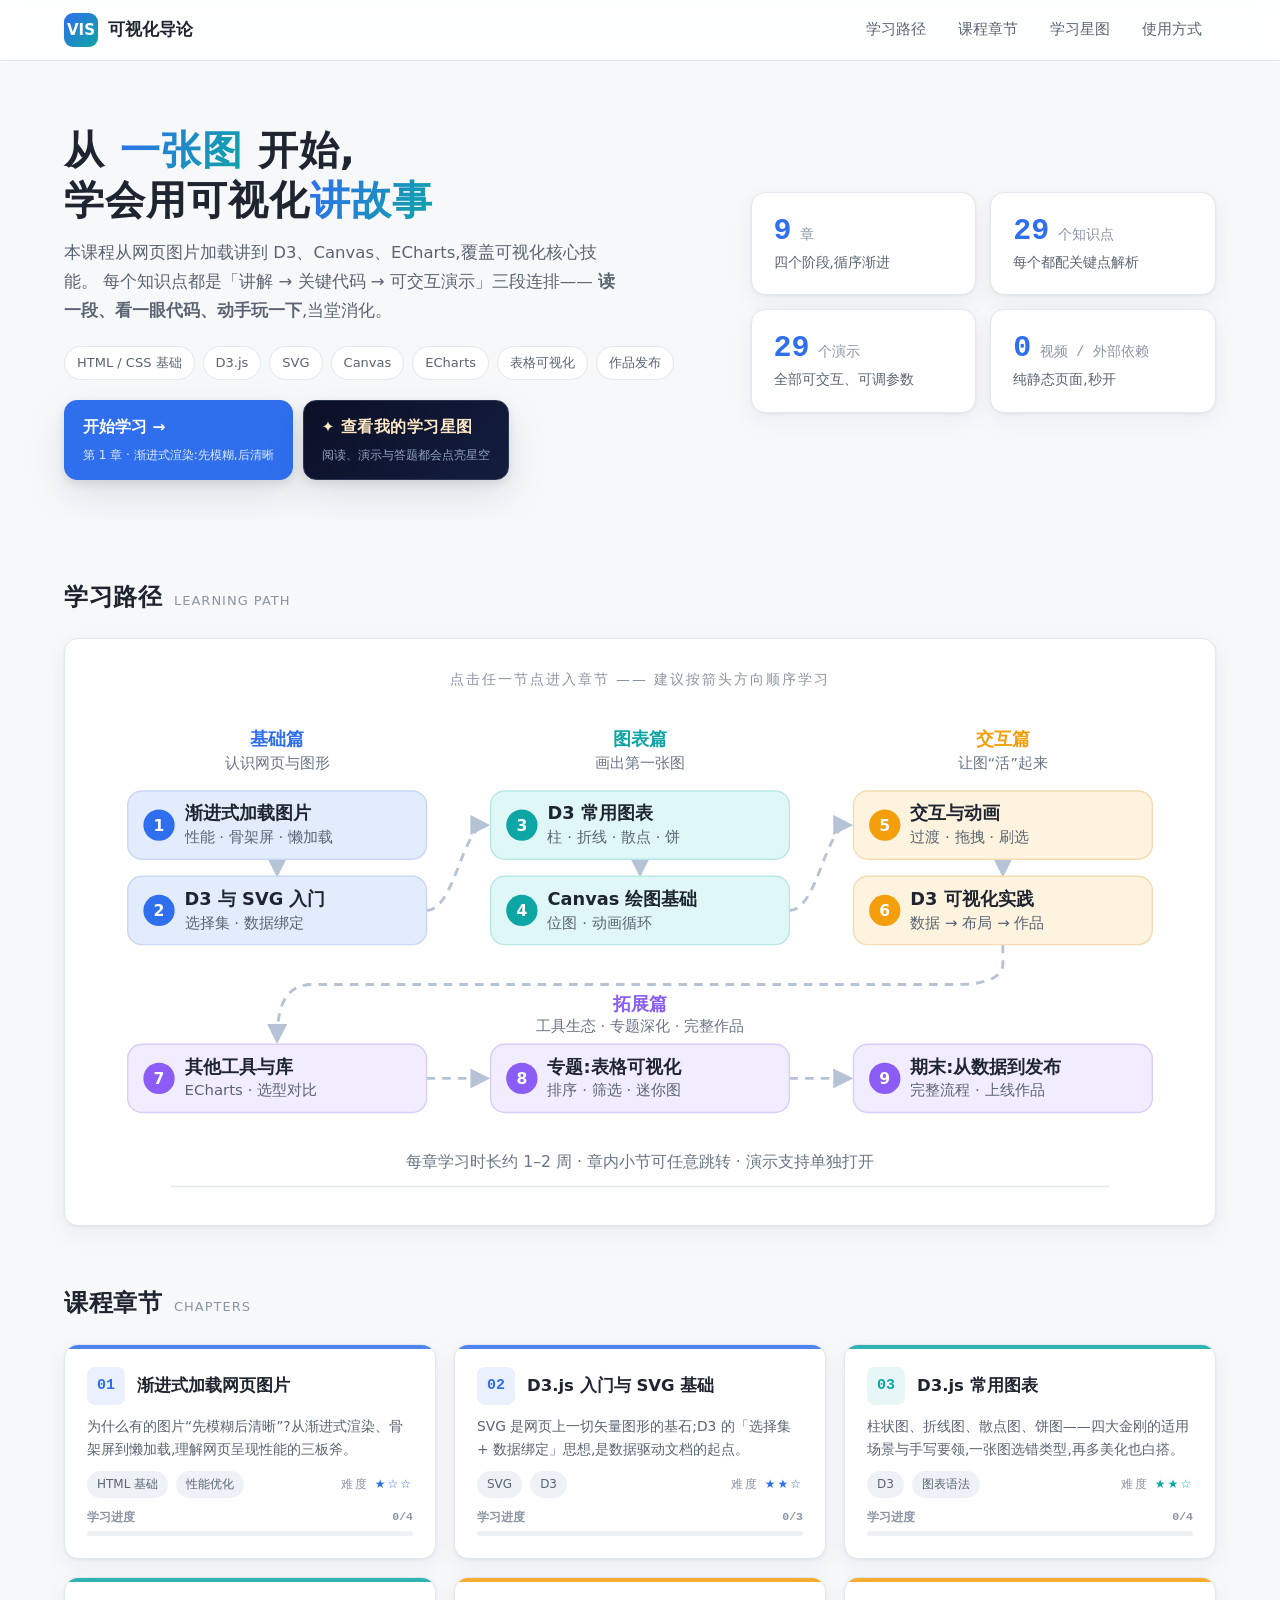
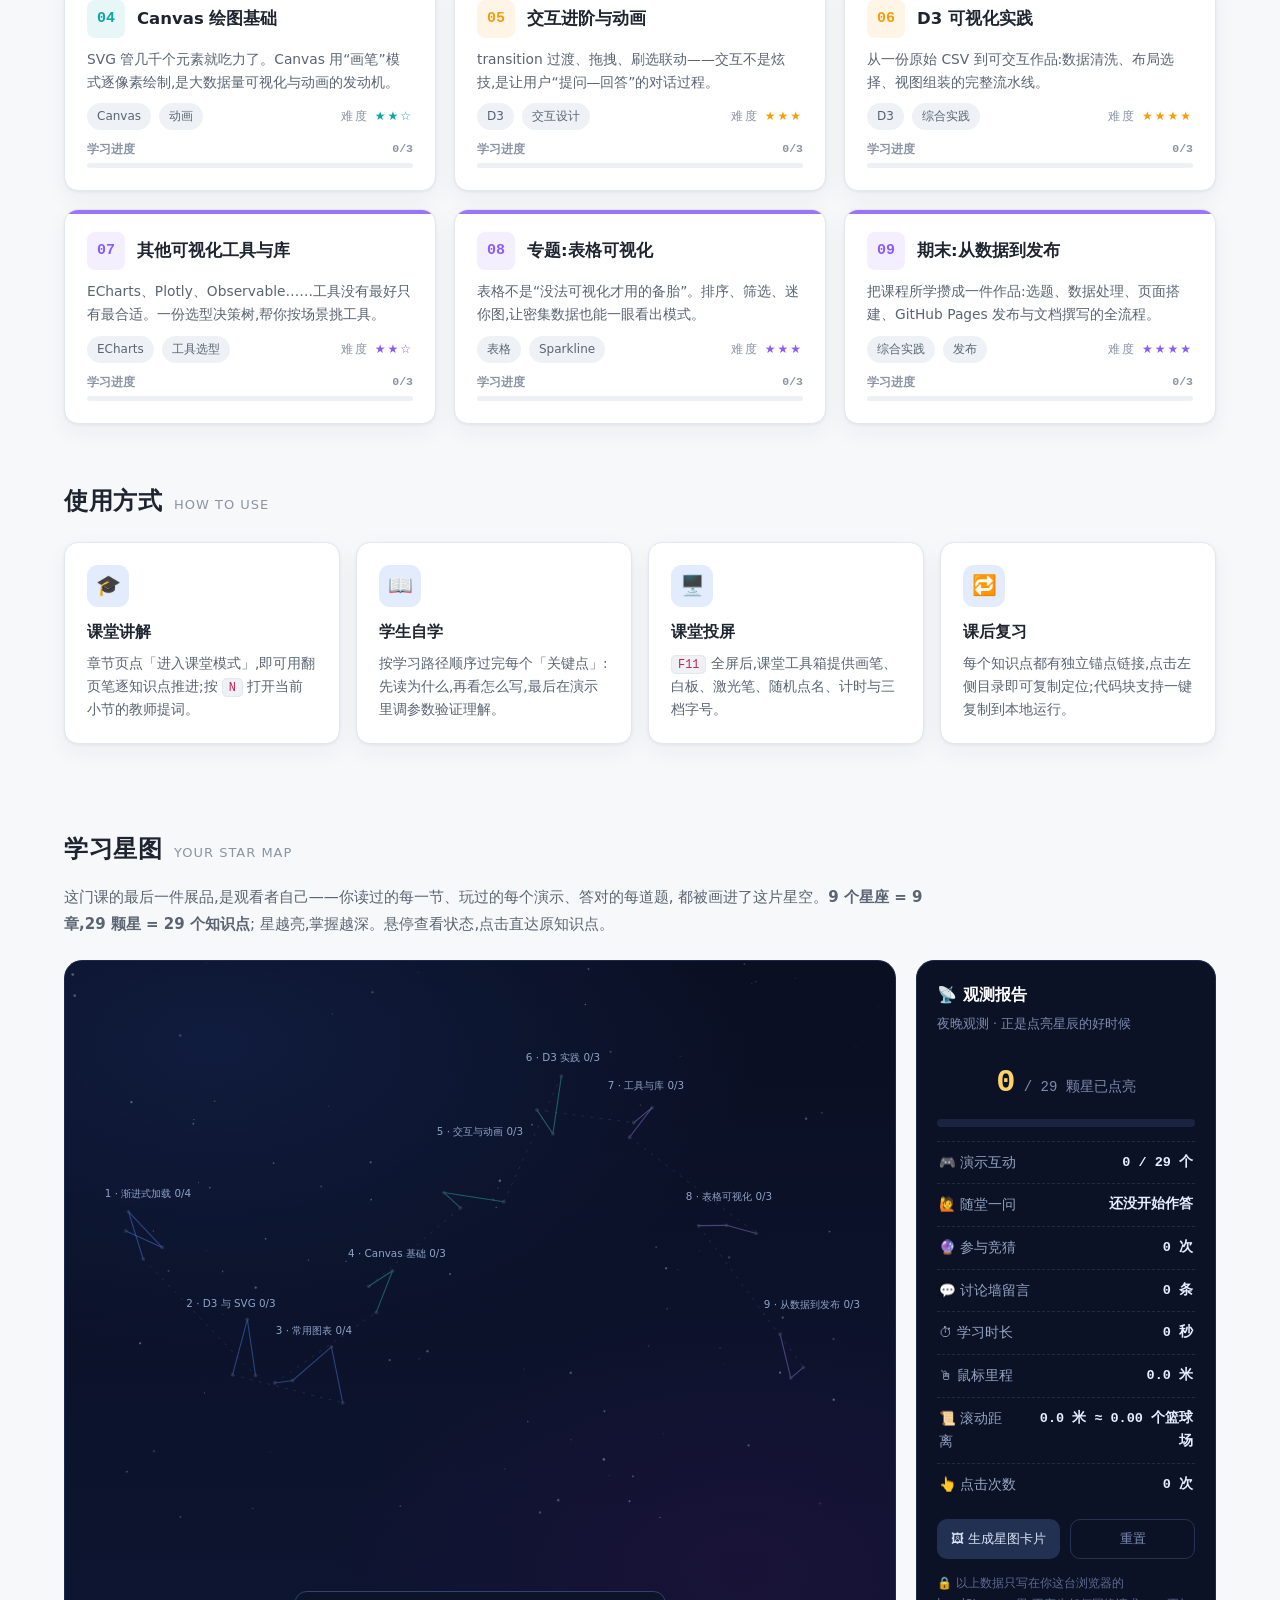
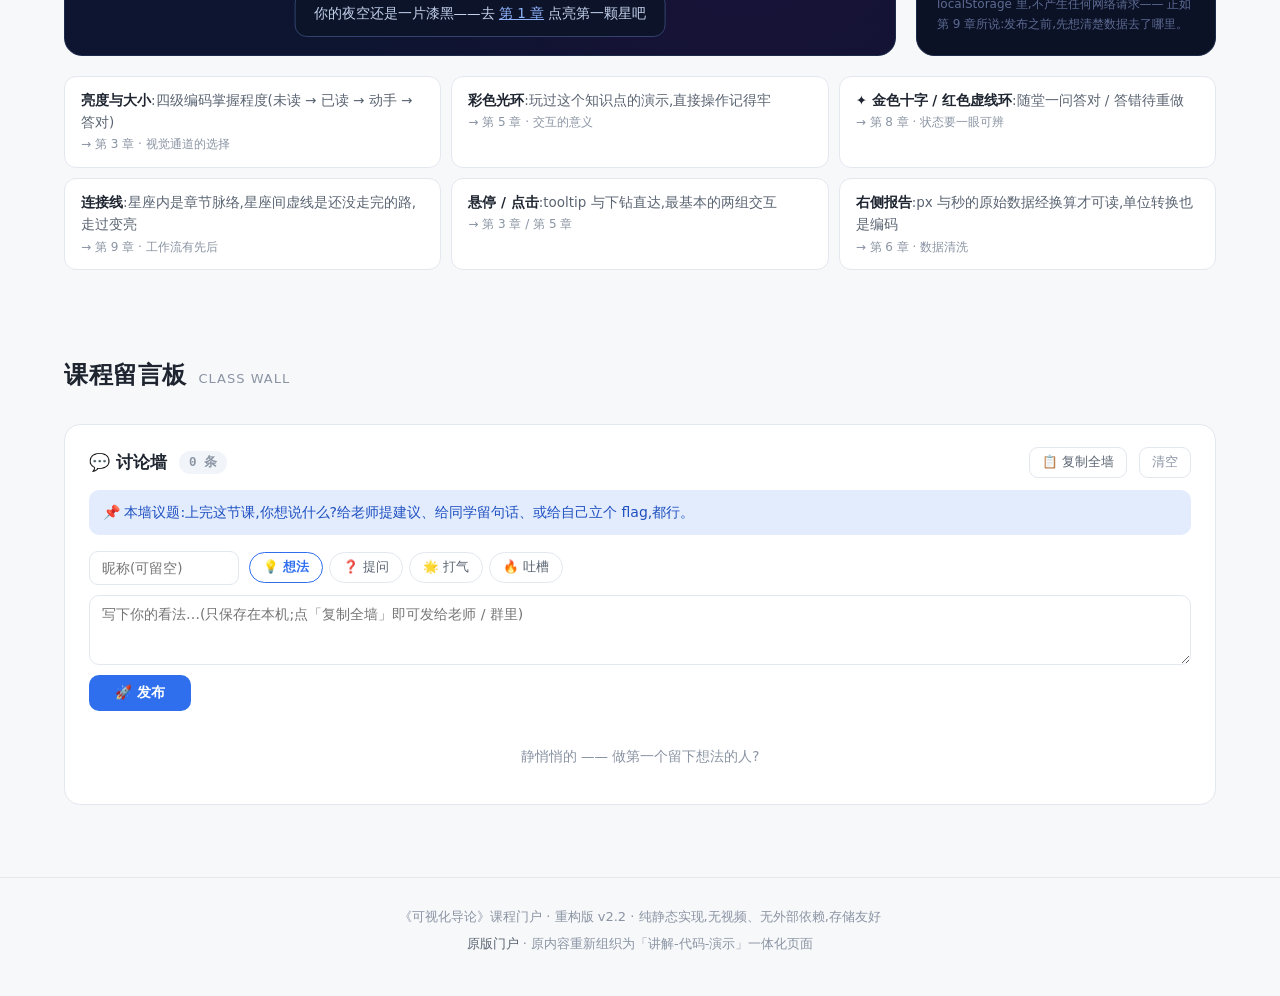
<file: index.html>
<!DOCTYPE html>
<html lang="zh-CN">
<head>
<meta charset="UTF-8">
<meta name="viewport" content="width=device-width, initial-scale=1.0">
<title>《可视化导论》课程门户</title>
<meta name="description" content="《可视化导论》课程学习门户:9 章、29 个知识点,讲解 · 代码 · 交互演示一体化。">
<link rel="icon" href="assets/favicon.svg" type="image/svg+xml">
<link rel="stylesheet" href="assets/style.css">
<link rel="stylesheet" href="assets/lesson.css">
</head>
<body>

<!-- ================= 顶部导航 ================= -->
<header class="topbar">
  <div class="topbar-inner">
    <a class="brand" href="index.html">
      <span class="brand-mark">VIS</span>
      <span>可视化导论</span>
    </a>
    <nav>
      <a href="#pathmap">学习路径</a>
      <a href="#chapters">课程章节</a>
      <a href="#starmap">学习星图</a>
      <a href="#usage">使用方式</a>
    </nav>
  </div>
</header>

<!-- ================= Hero ================= -->
<section class="hero">
  <div class="container hero-grid">
    <div>
      <h1>从 <span class="hl">一张图</span> 开始,<br>学会用可视化<span class="hl">讲故事</span></h1>
      <p class="sub">
        本课程从网页图片加载讲到 D3、Canvas、ECharts,覆盖可视化核心技能。
        每个知识点都是「讲解 → 关键代码 → 可交互演示」三段连排——
        <strong>读一段、看一眼代码、动手玩一下</strong>,当堂消化。
      </p>
      <div class="hero-tags">
        <span>HTML / CSS 基础</span><span>D3.js</span><span>SVG</span><span>Canvas</span>
        <span>ECharts</span><span>表格可视化</span><span>作品发布</span>
      </div>
      <div class="hero-actions">
        <a class="continue-cta" id="continue-learning" href="chapters/ch1-1.html#kp1">
          <strong>开始学习 →</strong><small>第 1 章 · 渐进式加载网页图片</small>
        </a>
        <a class="star-cta" href="#starmap">
          <strong>✦ 查看我的学习星图</strong>
          <small>阅读、演示与答题都会点亮星空</small>
        </a>
      </div>
    </div>
    <div class="hero-stats">
      <div class="stat-card"><div class="num">9<small> 章</small></div><div class="lab">四个阶段,循序渐进</div></div>
      <div class="stat-card"><div class="num">29<small> 个知识点</small></div><div class="lab">每个都配关键点解析</div></div>
      <div class="stat-card"><div class="num">29<small> 个演示</small></div><div class="lab">全部可交互、可调参数</div></div>
      <div class="stat-card"><div class="num">0<small> 视频 / 外部依赖</small></div><div class="lab">纯静态页面,秒开</div></div>
    </div>
  </div>
</section>

<!-- ================= 学习路径图 ================= -->
<section class="container" id="pathmap">
  <div class="section-title">
    <h2>学习路径</h2><span class="en">Learning Path</span>
  </div>
  <div class="pathmap-wrap">
    <div class="pathmap-title">点击任一节点进入章节 —— 建议按箭头方向顺序学习</div>
    <svg viewBox="0 0 780 360" width="100%" height="auto" role="group" aria-labelledby="pathmap-svg-title pathmap-svg-desc">
      <title id="pathmap-svg-title">课程学习路径图</title>
      <desc id="pathmap-svg-desc">课程按基础篇、图表篇、交互篇和拓展篇依次学习，共九章。上方为前三个阶段，下方为包含第七至第九章的拓展篇。</desc>
      <defs>
        <marker id="arr" viewBox="0 0 10 10" refX="8" refY="5" markerWidth="7" markerHeight="7" orient="auto-start-reverse">
          <path d="M0,0 L10,5 L0,10 z" fill="#b6c2d6"/>
        </marker>
      </defs>
      <!-- 学习顺序箭头:前三阶段纵向学习,完成后回转进入底部拓展篇 -->
      <g stroke="#b6c2d6" stroke-width="2" stroke-dasharray="6 5" fill="none">
        <path d="M135,114 L135,124" marker-end="url(#arr)"/>
        <path d="M240,150 C260,150 265,90 282,90" marker-end="url(#arr)"/>
        <path d="M390,114 L390,124" marker-end="url(#arr)"/>
        <path d="M495,150 C515,150 520,90 537,90" marker-end="url(#arr)"/>
        <path d="M645,114 L645,124" marker-end="url(#arr)"/>
        <path d="M645,174 L645,188 C645,198 630,202 614,202 L160,202 C144,202 135,212 135,241" marker-end="url(#arr)"/>
        <path d="M240,268 L282,268" marker-end="url(#arr)"/>
        <path d="M495,268 L537,268" marker-end="url(#arr)"/>
      </g>
      <!-- 阶段一:基础篇 -->
      <g font-family="inherit">
        <text x="135" y="34" text-anchor="middle" font-size="13" font-weight="700" fill="#2f6fed">基础篇</text>
        <text x="135" y="50" text-anchor="middle" font-size="10.5" fill="#697586">认识网页与图形</text>
        <a href="chapters/ch1-1.html" aria-label="第 1 章：渐进式加载图片">
          <rect x="30" y="66" width="210" height="48" rx="10" fill="#e3ecfd" stroke="#c9d8f5"/>
          <circle cx="52" cy="90" r="11" fill="#2f6fed"/><text x="52" y="94" text-anchor="middle" font-size="11" font-weight="700" fill="#fff">1</text>
          <text x="70" y="86" font-size="12.5" font-weight="600" fill="#1e2530">渐进式加载图片</text>
          <text x="70" y="102" font-size="10.5" fill="#5a6472">性能 · 骨架屏 · 懒加载</text>
        </a>
        <a href="chapters/ch1-2.html" aria-label="第 2 章：D3 与 SVG 入门">
          <rect x="30" y="126" width="210" height="48" rx="10" fill="#e3ecfd" stroke="#c9d8f5"/>
          <circle cx="52" cy="150" r="11" fill="#2f6fed"/><text x="52" y="154" text-anchor="middle" font-size="11" font-weight="700" fill="#fff">2</text>
          <text x="70" y="146" font-size="12.5" font-weight="600" fill="#1e2530">D3 与 SVG 入门</text>
          <text x="70" y="162" font-size="10.5" fill="#5a6472">选择集 · 数据绑定</text>
        </a>
      </g>
      <!-- 阶段二:图表篇 -->
      <g>
        <text x="390" y="34" text-anchor="middle" font-size="13" font-weight="700" fill="#0ea5a5">图表篇</text>
        <text x="390" y="50" text-anchor="middle" font-size="10.5" fill="#697586">画出第一张图</text>
        <a href="chapters/ch1-3.html" aria-label="第 3 章：D3 常用图表">
          <rect x="285" y="66" width="210" height="48" rx="10" fill="#e0f7f7" stroke="#b8e8e8"/>
          <circle cx="307" cy="90" r="11" fill="#0ea5a5"/><text x="307" y="94" text-anchor="middle" font-size="11" font-weight="700" fill="#fff">3</text>
          <text x="325" y="86" font-size="12.5" font-weight="600" fill="#1e2530">D3 常用图表</text>
          <text x="325" y="102" font-size="10.5" fill="#5a6472">柱 · 折线 · 散点 · 饼</text>
        </a>
        <a href="chapters/ch2-1.html" aria-label="第 4 章：Canvas 绘图基础">
          <rect x="285" y="126" width="210" height="48" rx="10" fill="#e0f7f7" stroke="#b8e8e8"/>
          <circle cx="307" cy="150" r="11" fill="#0ea5a5"/><text x="307" y="154" text-anchor="middle" font-size="11" font-weight="700" fill="#fff">4</text>
          <text x="325" y="146" font-size="12.5" font-weight="600" fill="#1e2530">Canvas 绘图基础</text>
          <text x="325" y="162" font-size="10.5" fill="#5a6472">位图 · 动画循环</text>
        </a>
      </g>
      <!-- 阶段三:交互篇 -->
      <g>
        <text x="645" y="34" text-anchor="middle" font-size="13" font-weight="700" fill="#f59e0b">交互篇</text>
        <text x="645" y="50" text-anchor="middle" font-size="10.5" fill="#697586">让图“活”起来</text>
        <a href="chapters/ch2-2.html" aria-label="第 5 章：交互与动画">
          <rect x="540" y="66" width="210" height="48" rx="10" fill="#fdf3df" stroke="#f3ddb0"/>
          <circle cx="562" cy="90" r="11" fill="#f59e0b"/><text x="562" y="94" text-anchor="middle" font-size="11" font-weight="700" fill="#fff">5</text>
          <text x="580" y="86" font-size="12.5" font-weight="600" fill="#1e2530">交互与动画</text>
          <text x="580" y="102" font-size="10.5" fill="#5a6472">过渡 · 拖拽 · 刷选</text>
        </a>
        <a href="chapters/ch2-3.html" aria-label="第 6 章：D3 可视化实践">
          <rect x="540" y="126" width="210" height="48" rx="10" fill="#fdf3df" stroke="#f3ddb0"/>
          <circle cx="562" cy="150" r="11" fill="#f59e0b"/><text x="562" y="154" text-anchor="middle" font-size="11" font-weight="700" fill="#fff">6</text>
          <text x="580" y="146" font-size="12.5" font-weight="600" fill="#1e2530">D3 可视化实践</text>
          <text x="580" y="162" font-size="10.5" fill="#5a6472">数据 → 布局 → 作品</text>
        </a>
      </g>
      <!-- 阶段四:拓展篇,横向三章避免单列多出一行 -->
      <g>
        <text x="390" y="220" text-anchor="middle" font-size="13" font-weight="700" fill="#8b5cf6">拓展篇</text>
        <text x="390" y="235" text-anchor="middle" font-size="10.5" fill="#697586">工具生态 · 专题深化 · 完整作品</text>
        <a href="chapters/ch3-1.html" aria-label="第 7 章：其他工具与库">
          <rect x="30" y="244" width="210" height="48" rx="10" fill="#f1ecfe" stroke="#d9cdfa"/>
          <circle cx="52" cy="268" r="11" fill="#8b5cf6"/><text x="52" y="272" text-anchor="middle" font-size="11" font-weight="700" fill="#fff">7</text>
          <text x="70" y="264" font-size="12.5" font-weight="600" fill="#1e2530">其他工具与库</text>
          <text x="70" y="280" font-size="10.5" fill="#5a6472">ECharts · 选型对比</text>
        </a>
        <a href="chapters/ch3-2.html" aria-label="第 8 章：专题，表格可视化">
          <rect x="285" y="244" width="210" height="48" rx="10" fill="#f1ecfe" stroke="#d9cdfa"/>
          <circle cx="307" cy="268" r="11" fill="#8b5cf6"/><text x="307" y="272" text-anchor="middle" font-size="11" font-weight="700" fill="#fff">8</text>
          <text x="325" y="264" font-size="12.5" font-weight="600" fill="#1e2530">专题:表格可视化</text>
          <text x="325" y="280" font-size="10.5" fill="#5a6472">排序 · 筛选 · 迷你图</text>
        </a>
        <a href="chapters/ch3-3.html" aria-label="第 9 章：期末，从数据到发布">
          <rect x="540" y="244" width="210" height="48" rx="10" fill="#f1ecfe" stroke="#d9cdfa"/>
          <circle cx="562" cy="268" r="11" fill="#8b5cf6"/><text x="562" y="272" text-anchor="middle" font-size="11" font-weight="700" fill="#fff">9</text>
          <text x="580" y="264" font-size="12.5" font-weight="600" fill="#1e2530">期末:从数据到发布</text>
          <text x="580" y="280" font-size="10.5" fill="#5a6472">完整流程 · 上线作品</text>
        </a>
      </g>
      <!-- 底部说明 -->
      <g>
        <text x="390" y="330" text-anchor="middle" font-size="11" fill="#697586">每章学习时长约 1–2 周 · 章内小节可任意跳转 · 演示支持单独打开</text>
        <path d="M60,344 L720,344" stroke="#e3e7ee" stroke-width="1"/>
      </g>
    </svg>
  </div>
</section>

<!-- ================= 课程章节 ================= -->
<section class="container" id="chapters">
  <div class="section-title">
    <h2>课程章节</h2><span class="en">Chapters</span>
  </div>
  <div class="chapters-grid">
    <a class="ch-card" href="chapters/ch1-1.html" style="--stage-color:#2f6fed">
      <div class="ch-head"><span class="ch-num">01</span><h3>渐进式加载网页图片</h3></div>
      <p class="desc">为什么有的图片“先模糊后清晰”?从渐进式渲染、骨架屏到懒加载,理解网页呈现性能的三板斧。</p>
      <div class="ch-meta"><span class="tag">HTML 基础</span><span class="tag">性能优化</span><span class="diff">难度 <b>★☆☆</b></span></div>
    </a>
    <a class="ch-card" href="chapters/ch1-2.html" style="--stage-color:#2f6fed">
      <div class="ch-head"><span class="ch-num">02</span><h3>D3.js 入门与 SVG 基础</h3></div>
      <p class="desc">SVG 是网页上一切矢量图形的基石;D3 的「选择集 + 数据绑定」思想,是数据驱动文档的起点。</p>
      <div class="ch-meta"><span class="tag">SVG</span><span class="tag">D3</span><span class="diff">难度 <b>★★☆</b></span></div>
    </a>
    <a class="ch-card" href="chapters/ch1-3.html" style="--stage-color:#0ea5a5">
      <div class="ch-head"><span class="ch-num">03</span><h3>D3.js 常用图表</h3></div>
      <p class="desc">柱状图、折线图、散点图、饼图——四大金刚的适用场景与手写要领,一张图选错类型,再多美化也白搭。</p>
      <div class="ch-meta"><span class="tag">D3</span><span class="tag">图表语法</span><span class="diff">难度 <b>★★☆</b></span></div>
    </a>
    <a class="ch-card" href="chapters/ch2-1.html" style="--stage-color:#0ea5a5">
      <div class="ch-head"><span class="ch-num">04</span><h3>Canvas 绘图基础</h3></div>
      <p class="desc">SVG 管几千个元素就吃力了。Canvas 用“画笔”模式逐像素绘制,是大数据量可视化与动画的发动机。</p>
      <div class="ch-meta"><span class="tag">Canvas</span><span class="tag">动画</span><span class="diff">难度 <b>★★☆</b></span></div>
    </a>
    <a class="ch-card" href="chapters/ch2-2.html" style="--stage-color:#f59e0b">
      <div class="ch-head"><span class="ch-num">05</span><h3>交互进阶与动画</h3></div>
      <p class="desc">transition 过渡、拖拽、刷选联动——交互不是炫技,是让用户“提问—回答”的对话过程。</p>
      <div class="ch-meta"><span class="tag">D3</span><span class="tag">交互设计</span><span class="diff">难度 <b>★★★</b></span></div>
    </a>
    <a class="ch-card" href="chapters/ch2-3.html" style="--stage-color:#f59e0b">
      <div class="ch-head"><span class="ch-num">06</span><h3>D3 可视化实践</h3></div>
      <p class="desc">从一份原始 CSV 到可交互作品:数据清洗、布局选择、视图组装的完整流水线。</p>
      <div class="ch-meta"><span class="tag">D3</span><span class="tag">综合实践</span><span class="diff">难度 <b>★★★★</b></span></div>
    </a>
    <a class="ch-card" href="chapters/ch3-1.html" style="--stage-color:#8b5cf6">
      <div class="ch-head"><span class="ch-num">07</span><h3>其他可视化工具与库</h3></div>
      <p class="desc">ECharts、Plotly、Observable……工具没有最好只有最合适。一份选型决策树,帮你按场景挑工具。</p>
      <div class="ch-meta"><span class="tag">ECharts</span><span class="tag">工具选型</span><span class="diff">难度 <b>★★☆</b></span></div>
    </a>
    <a class="ch-card" href="chapters/ch3-2.html" style="--stage-color:#8b5cf6">
      <div class="ch-head"><span class="ch-num">08</span><h3>专题:表格可视化</h3></div>
      <p class="desc">表格不是“没法可视化才用的备胎”。排序、筛选、迷你图,让密集数据也能一眼看出模式。</p>
      <div class="ch-meta"><span class="tag">表格</span><span class="tag">Sparkline</span><span class="diff">难度 <b>★★★</b></span></div>
    </a>
    <a class="ch-card" href="chapters/ch3-3.html" style="--stage-color:#8b5cf6">
      <div class="ch-head"><span class="ch-num">09</span><h3>期末:从数据到发布</h3></div>
      <p class="desc">把课程所学攒成一件作品:选题、数据处理、页面搭建、GitHub Pages 发布与文档撰写的全流程。</p>
      <div class="ch-meta"><span class="tag">综合实践</span><span class="tag">发布</span><span class="diff">难度 <b>★★★★</b></span></div>
    </a>
  </div>
</section>

<!-- ================= 使用方式 ================= -->
<section class="container" id="usage">
  <div class="section-title">
    <h2>使用方式</h2><span class="en">How to Use</span>
  </div>
  <div class="usage-grid">
    <div class="usage-card">
      <div class="ico">🎓</div>
      <h3>课堂讲解</h3>
      <p>章节页点「进入课堂模式」,即可用翻页笔逐知识点推进;按 <code>N</code> 打开当前小节的教师提词。</p>
    </div>
    <div class="usage-card">
      <div class="ico">📖</div>
      <h3>学生自学</h3>
      <p>按学习路径顺序过完每个「关键点」:先读为什么,再看怎么写,最后在演示里调参数验证理解。</p>
    </div>
    <div class="usage-card">
      <div class="ico">🖥️</div>
      <h3>课堂投屏</h3>
      <p><code>F11</code> 全屏后,课堂工具箱提供画笔、白板、激光笔、随机点名、计时与三档字号。</p>
    </div>
    <div class="usage-card">
      <div class="ico">🔁</div>
      <h3>课后复习</h3>
      <p>每个知识点都有独立锚点链接,点击左侧目录即可复制定位;代码块支持一键复制到本地运行。</p>
    </div>
  </div>
</section>

<!-- ================= 学习星图 ================= -->
<section class="container" id="starmap">
  <div class="section-title">
    <h2>学习星图</h2><span class="en">Your Star Map</span>
  </div>
  <p class="starmap-lead">
    这门课的最后一件展品,是观看者自己——你读过的每一节、玩过的每个演示、答对的每道题,
    都被画进了这片星空。<strong>9 个星座 = 9 章,29 颗星 = 29 个知识点</strong>;
    星越亮,掌握越深。悬停查看状态,点击直达原知识点。
  </p>
  <div class="star-main">
    <div class="sky-wrap" id="st-skywrap">
      <svg id="st-sky" viewBox="0 0 920 620" role="img" aria-label="学习进度星座图"></svg>
      <div class="star-tip" id="st-tip"></div>
      <div class="dawn-banner" id="st-dawn">🎓 黎明已至 —— 29 颗星全部点亮,这门课的最后一幅图是你自己</div>
    </div>
    <aside class="st-report">
      <h3>📡 观测报告</h3>
      <div class="greet" id="st-greet"></div>
      <div class="rp-big">
        <div class="n"><span id="st-lit">0</span><small> / 29 颗星已点亮</small></div>
        <div class="rp-bar"><i id="st-bar"></i></div>
      </div>
      <div id="st-rows"></div>
      <div class="st-actions">
        <button id="st-card" type="button">🖼 生成星图卡片</button>
        <button id="st-reset" type="button" class="ghost">重置</button>
      </div>
      <p class="privacy">🔒 以上数据只写在你这台浏览器的 localStorage 里,不产生任何网络请求——
        正如第 9 章所说:发布之前,先想清楚数据去了哪里。</p>
    </aside>
  </div>
  <ul class="st-legend">
    <li><b>亮度与大小</b>:四级编码掌握程度(未读 → 已读 → 动手 → 答对)<span class="ref">→ 第 3 章 · 视觉通道的选择</span></li>
    <li><b>彩色光环</b>:玩过这个知识点的演示,直接操作记得牢<span class="ref">→ 第 5 章 · 交互的意义</span></li>
    <li><b>✦ 金色十字 / 红色虚线环</b>:随堂一问答对 / 答错待重做<span class="ref">→ 第 8 章 · 状态要一眼可辨</span></li>
    <li><b>连接线</b>:星座内是章节脉络,星座间虚线是还没走完的路,走过变亮<span class="ref">→ 第 9 章 · 工作流有先后</span></li>
    <li><b>悬停 / 点击</b>:tooltip 与下钻直达,最基本的两组交互<span class="ref">→ 第 3 章 / 第 5 章</span></li>
    <li><b>右侧报告</b>:px 与秒的原始数据经换算才可读,单位转换也是编码<span class="ref">→ 第 6 章 · 数据清洗</span></li>
  </ul>
</section>

<!-- ================= 课程留言板 ================= -->
<section class="container" id="wall">
  <div class="section-title">
    <h2>课程留言板</h2><span class="en">Class Wall</span>
  </div>
  <div id="home-wall"></div>
</section>

<footer>
  <p>《可视化导论》课程门户 · 重构版 v2.2 · 纯静态实现,无视频、无外部依赖,存储友好</p>
  <p style="margin-top:4px"><a href="https://cinger007.github.io/vis/">原版门户</a> · 原内容重新组织为「讲解-代码-演示」一体化页面</p>
</footer>

<script src="assets/main.js"></script>
<script src="assets/lesson.js"></script>
<script src="assets/starmap.js"></script>
</body>
</html>
</file>
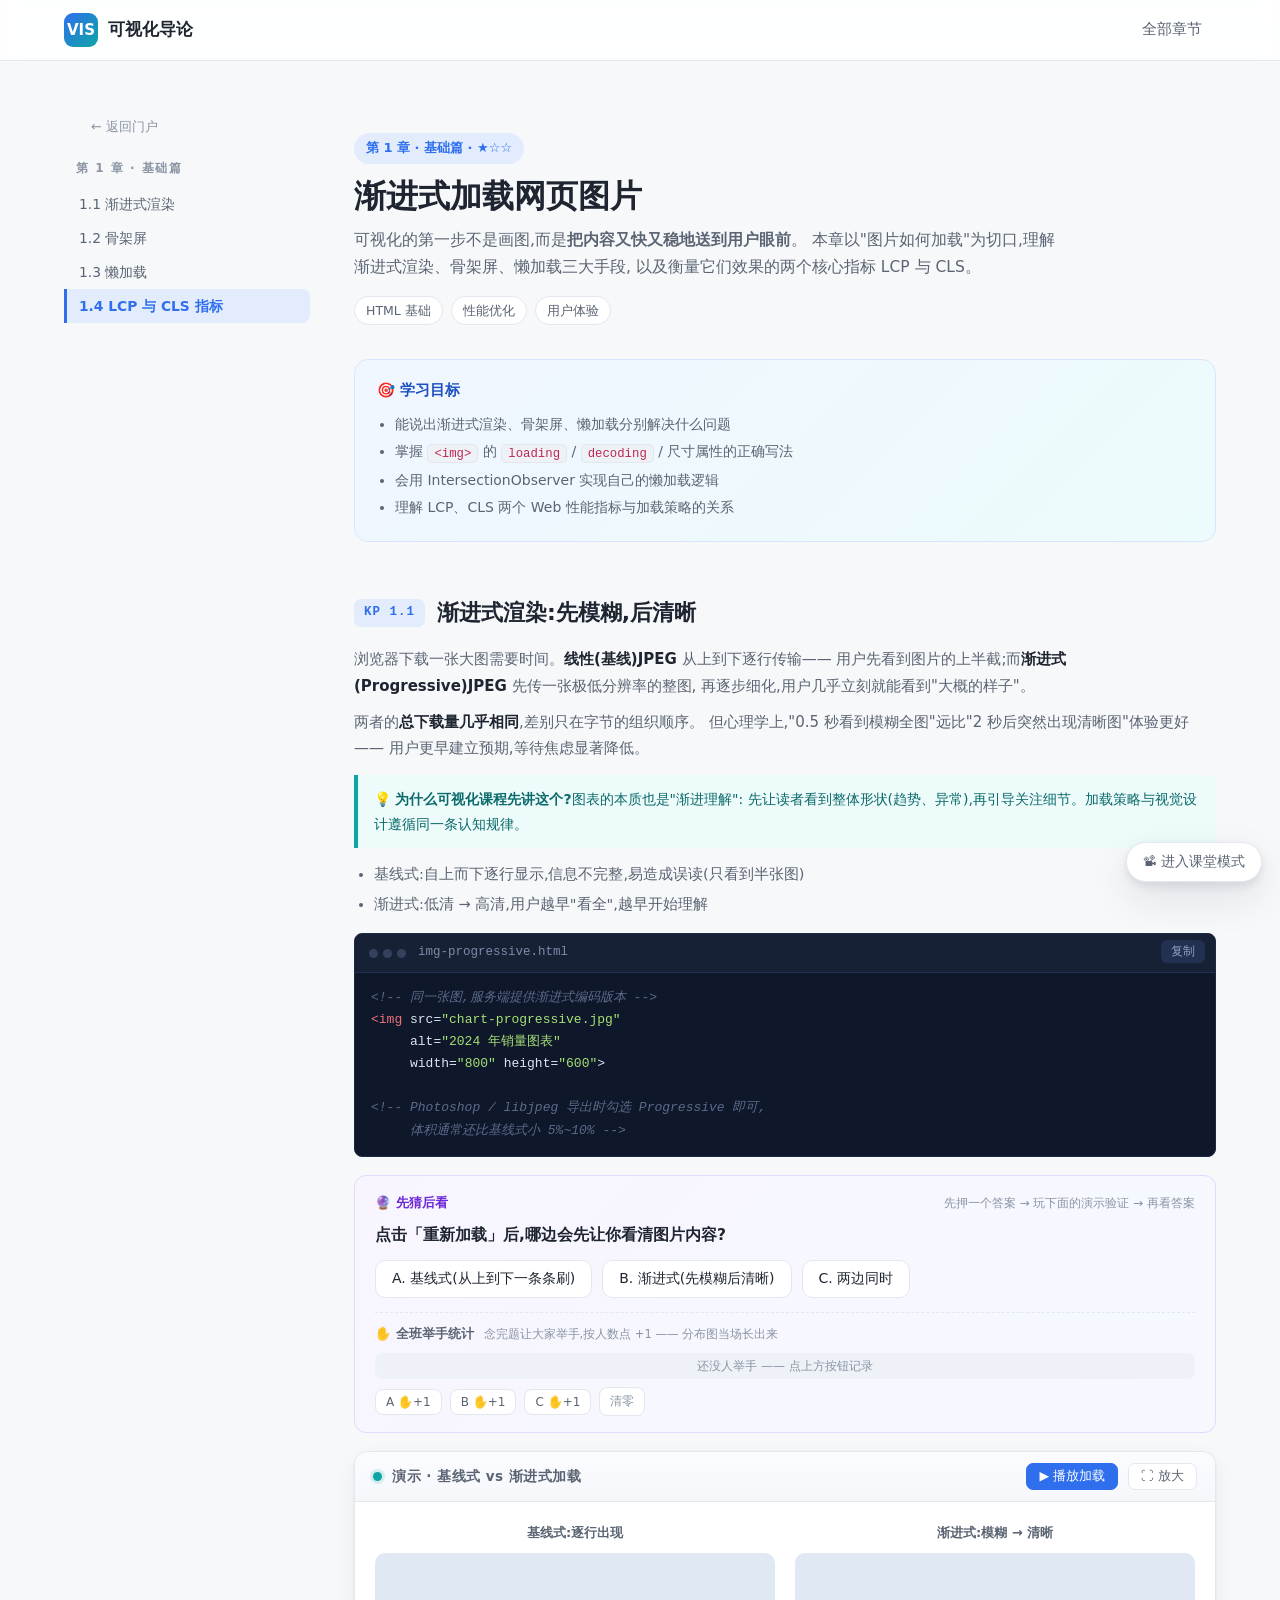
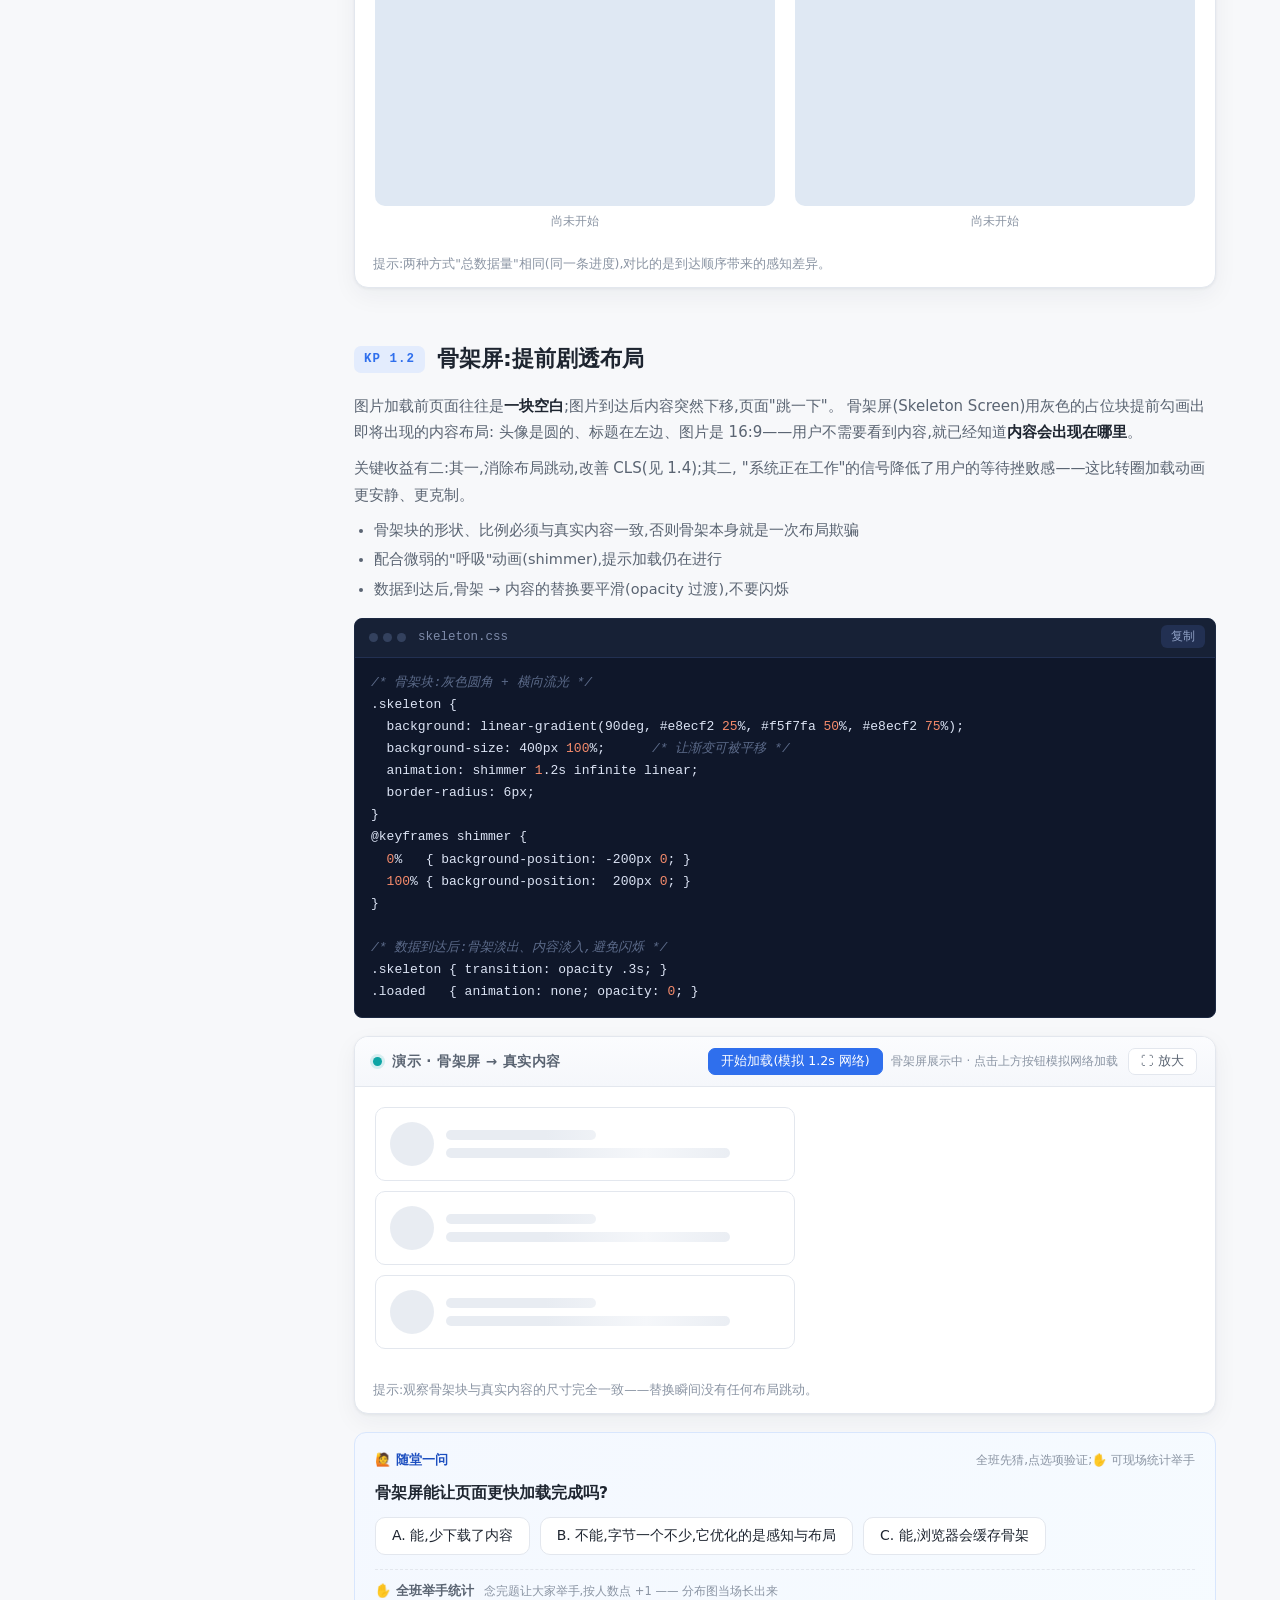
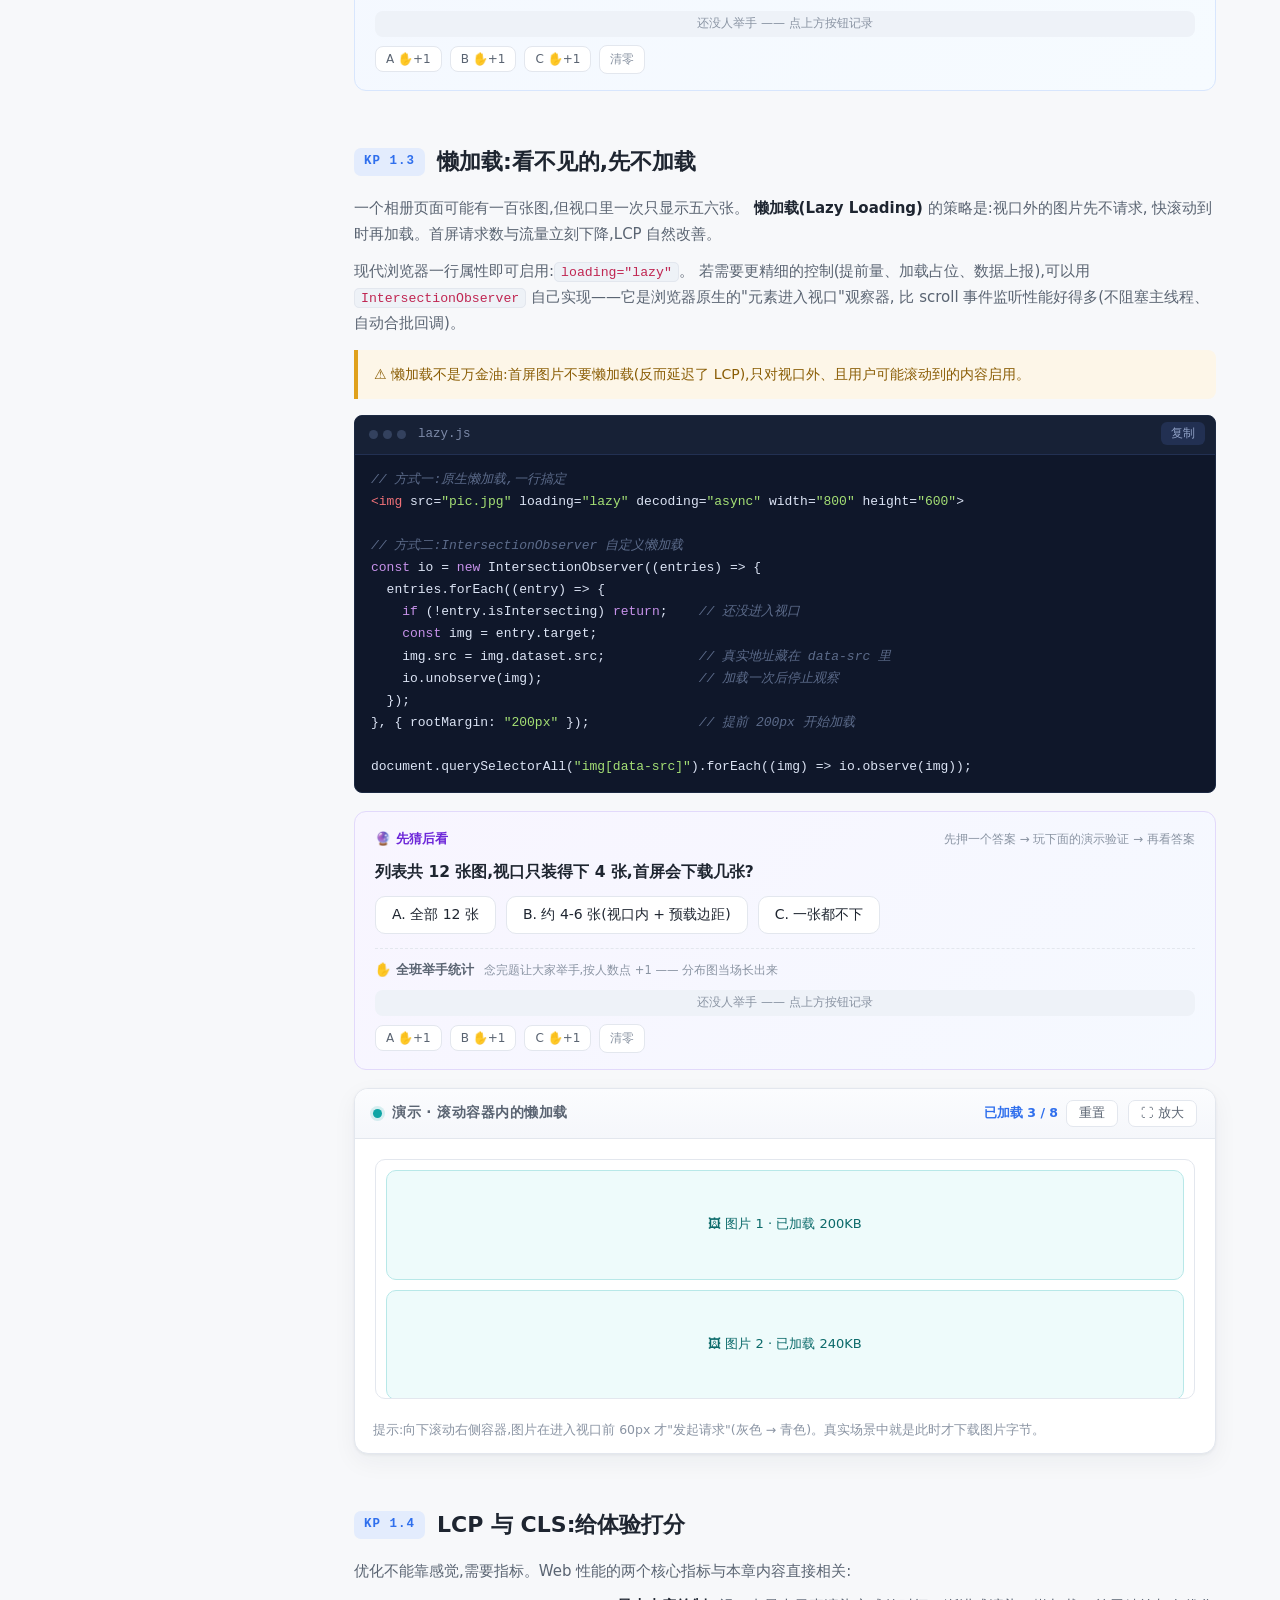
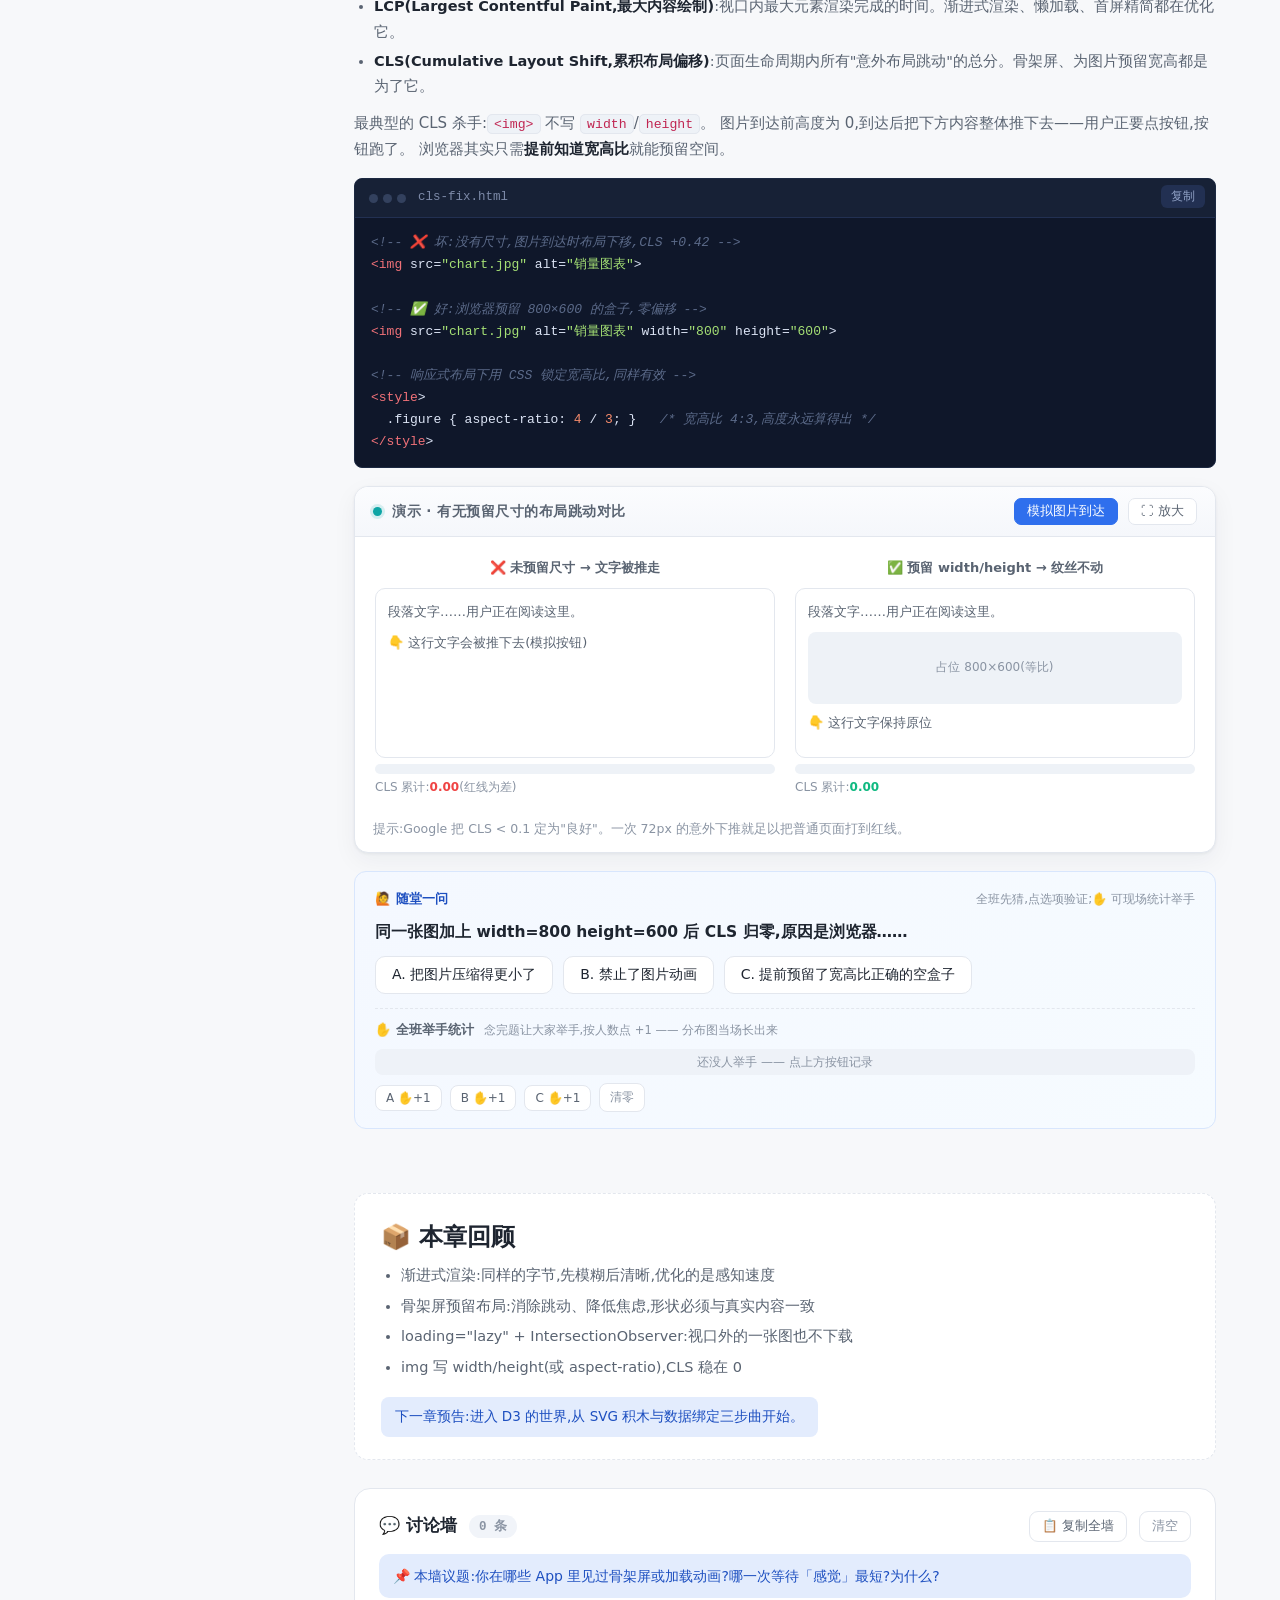
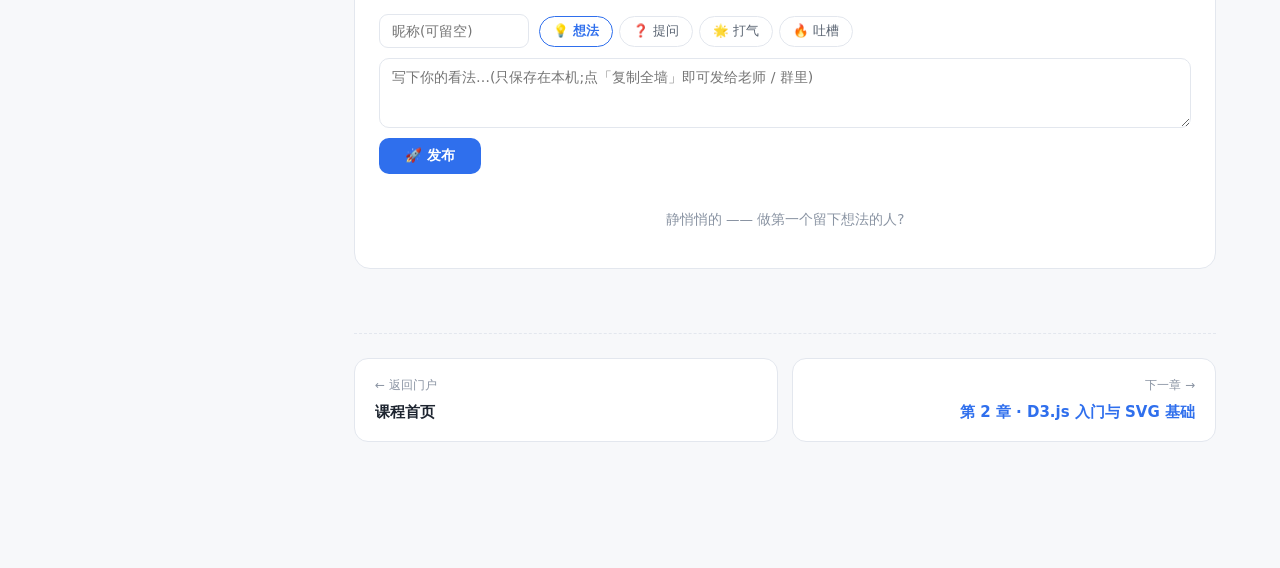
<file: chapters/ch1-1.html>
<!DOCTYPE html>
<html lang="zh-CN">
<head>
<meta charset="UTF-8">
<meta name="viewport" content="width=device-width, initial-scale=1.0">
<title>第 1 章 · 渐进式加载网页图片 — 可视化导论</title>
<meta name="description" content="学习渐进式图片、骨架屏、懒加载以及 LCP、CLS 等网页可视化性能指标。">
<link rel="icon" href="../assets/favicon.svg" type="image/svg+xml">
<link rel="stylesheet" href="../assets/style.css">
<link rel="stylesheet" href="../assets/lesson.css">
<style>
  /* 本章专属:骨架屏动画 */
  @keyframes shimmer { 0% { background-position: -200px 0; } 100% { background-position: 200px 0; } }
  .sk-block {
    background: linear-gradient(90deg, #e8ecf2 25%, #f5f7fa 50%, #e8ecf2 75%);
    background-size: 400px 100%;
    animation: shimmer 1.2s infinite linear;
    border-radius: 6px;
  }
  .sk-card { display: flex; gap: 12px; padding: 14px; border: 1px solid var(--border); border-radius: 10px; margin-bottom: 10px; background: #fff; }
  .sk-card .avatar { width: 44px; height: 44px; border-radius: 50%; flex-shrink: 0; }
  .sk-card .lines { flex: 1; display: flex; flex-direction: column; gap: 8px; justify-content: center; }
  .sk-card .lines i { display: block; height: 10px; }
  .sk-card .lines i:last-child { width: 60%; }
  .real-avatar { width: 44px; height: 44px; border-radius: 50%; flex-shrink: 0; }
  .real-lines b { font-size: 14px; display: block; }
  .real-lines span { font-size: 12.5px; color: var(--text-3); }
  .demo-flex { display: flex; gap: 20px; flex-wrap: wrap; }
  .demo-flex > div { flex: 1; min-width: 260px; }
  .demo-flex h4 { font-size: 13px; color: var(--text-2); margin-bottom: 8px; text-align: center; font-weight: 600; }
  .cls-meter { height: 10px; border-radius: 5px; background: var(--bg-soft); overflow: hidden; margin-top: 6px; }
  .cls-meter i { display: block; height: 100%; width: 0; background: #10b981; transition: width .5s; }
  .lazy-wrap { height: 240px; overflow-y: auto; border: 1px solid var(--border); border-radius: 10px; padding: 10px; }
  .lazy-card { height: 110px; margin-bottom: 10px; border-radius: 10px; border: 1px dashed var(--border);
    display: grid; place-items: center; font-size: 13px; color: var(--text-3); transition: all .4s; }
  .lazy-card.loaded { border-style: solid; border-color: #b8e8e8; background: #eefbfb; color: #0b6a6a; }
</style>
</head>
<body>

<header class="topbar">
  <div class="topbar-inner">
    <a class="brand" href="../index.html"><span class="brand-mark">VIS</span><span>可视化导论</span></a>
    <nav><a href="../index.html#chapters">全部章节</a></nav>
  </div>
</header>

<div class="ch-layout">

  <!-- ============ 侧边目录 ============ -->
  <aside class="toc">
    <a class="toc-back" href="../index.html">← 返回门户</a>
    <div class="toc-ch">第 1 章 · 基础篇</div>
    <a href="#kp1">1.1 渐进式渲染</a>
    <a href="#kp2">1.2 骨架屏</a>
    <a href="#kp3">1.3 懒加载</a>
    <a href="#kp4">1.4 LCP 与 CLS 指标</a>
  </aside>

  <!-- ============ 正文 ============ -->
  <main>
    <div class="ch-hero">
      <span class="kicker">第 1 章 · 基础篇 · ★☆☆</span>
      <h1>渐进式加载网页图片</h1>
      <p class="lead">
        可视化的第一步不是画图,而是<strong>把内容又快又稳地送到用户眼前</strong>。
        本章以"图片如何加载"为切口,理解渐进式渲染、骨架屏、懒加载三大手段,
        以及衡量它们效果的两个核心指标 LCP 与 CLS。
      </p>
      <div class="ch-tags"><span>HTML 基础</span><span>性能优化</span><span>用户体验</span></div>
    </div>

    <div class="objectives">
      <h2>🎯 学习目标</h2>
      <ul>
        <li>能说出渐进式渲染、骨架屏、懒加载分别解决什么问题</li>
        <li>掌握 <code>&lt;img&gt;</code> 的 <code>loading</code> / <code>decoding</code> / 尺寸属性的正确写法</li>
        <li>会用 IntersectionObserver 实现自己的懒加载逻辑</li>
        <li>理解 LCP、CLS 两个 Web 性能指标与加载策略的关系</li>
      </ul>
    </div>

    <!-- ================= KP 1.1 ================= -->
    <section class="kp" id="kp1">
      <div class="kp-head"><span class="kp-badge">KP 1.1</span><h2>渐进式渲染:先模糊,后清晰</h2></div>
      <div class="kp-body">
        <p>
          浏览器下载一张大图需要时间。<strong>线性(基线)JPEG</strong> 从上到下逐行传输——
          用户先看到图片的上半截;而<strong>渐进式(Progressive)JPEG</strong> 先传一张极低分辨率的整图,
          再逐步细化,用户几乎立刻就能看到"大概的样子"。
        </p>
        <p>
          两者的<strong>总下载量几乎相同</strong>,差别只在字节的组织顺序。
          但心理学上,"0.5 秒看到模糊全图"远比"2 秒后突然出现清晰图"体验更好——
          用户更早建立预期,等待焦虑显著降低。
        </p>
        <div class="note">💡 <b>为什么可视化课程先讲这个?</b>图表的本质也是"渐进理解":
          先让读者看到整体形状(趋势、异常),再引导关注细节。加载策略与视觉设计遵循同一条认知规律。</div>
        <ul>
          <li>基线式:自上而下逐行显示,信息不完整,易造成误读(只看到半张图)</li>
          <li>渐进式:低清 → 高清,用户越早"看全",越早开始理解</li>
        </ul>
      </div>

      <div class="codeblock">
        <div class="code-head"><span class="dots"><i></i><i></i><i></i></span>img-progressive.html</div>
        <button class="copy">复制</button>
<pre><code>&lt;!-- 同一张图,服务端提供渐进式编码版本 --&gt;
&lt;img src="chart-progressive.jpg"
     alt="2024 年销量图表"
     width="800" height="600"&gt;

&lt;!-- Photoshop / libjpeg 导出时勾选 Progressive 即可,
     体积通常还比基线式小 5%~10% --&gt;</code></pre>
      </div>

      <div class="demo">
        <div class="demo-head">
          <span class="dot"></span><h3>演示 · 基线式 vs 渐进式加载</h3>
          <span class="spacer"></span>
          <div class="demo-ctrl"><button class="primary" id="d1-play">▶ 播放加载</button></div>
        </div>
        <div class="demo-body">
          <div class="demo-flex">
            <div>
              <h4>基线式:逐行出现</h4>
              <svg id="d1-left" viewBox="0 0 300 190" width="100%" style="border-radius:10px;background:#dfe8f3">
                <defs><clipPath id="d1-clip"><rect id="d1-cliprect" x="0" y="0" width="300" height="0"/></clipPath></defs>
                <g clip-path="url(#d1-clip)" id="d1-left-scene"></g>
              </svg>
              <div id="d1-left-hint" style="text-align:center;font-size:12px;color:var(--text-3);margin-top:6px;font-family:var(--mono)">尚未开始</div>
            </div>
            <div>
              <h4>渐进式:模糊 → 清晰</h4>
              <svg id="d1-right" viewBox="0 0 300 190" width="100%" style="border-radius:10px;background:#dfe8f3">
                <defs>
                  <filter id="d1-blur"><feGaussianBlur id="d1-std" stdDeviation="14"/></filter>
                </defs>
                <g id="d1-right-scene" filter="url(#d1-blur)" opacity="0"></g>
              </svg>
              <div id="d1-right-hint" style="text-align:center;font-size:12px;color:var(--text-3);margin-top:6px;font-family:var(--mono)">尚未开始</div>
            </div>
          </div>
        </div>
        <div class="demo-tip">提示:两种方式"总数据量"相同(同一条进度),对比的是到达顺序带来的感知差异。</div>
      </div>
    </section>

    <!-- ================= KP 1.2 ================= -->
    <section class="kp" id="kp2">
      <div class="kp-head"><span class="kp-badge">KP 1.2</span><h2>骨架屏:提前剧透布局</h2></div>
      <div class="kp-body">
        <p>
          图片加载前页面往往是<strong>一块空白</strong>;图片到达后内容突然下移,页面"跳一下"。
          骨架屏(Skeleton Screen)用灰色的占位块提前勾画出即将出现的内容布局:
          头像是圆的、标题在左边、图片是 16:9——用户不需要看到内容,就已经知道<strong>内容会出现在哪里</strong>。
        </p>
        <p>
          关键收益有二:其一,消除布局跳动,改善 CLS(见 1.4);其二,
          "系统正在工作"的信号降低了用户的等待挫败感——这比转圈加载动画更安静、更克制。
        </p>
        <ul>
          <li>骨架块的形状、比例必须与真实内容一致,否则骨架本身就是一次布局欺骗</li>
          <li>配合微弱的"呼吸"动画(shimmer),提示加载仍在进行</li>
          <li>数据到达后,骨架 → 内容的替换要平滑(opacity 过渡),不要闪烁</li>
        </ul>
      </div>

      <div class="codeblock">
        <div class="code-head"><span class="dots"><i></i><i></i><i></i></span>skeleton.css</div>
        <button class="copy">复制</button>
<pre><code>/* 骨架块:灰色圆角 + 横向流光 */
.skeleton {
  background: linear-gradient(90deg, #e8ecf2 25%, #f5f7fa 50%, #e8ecf2 75%);
  background-size: 400px 100%;      /* 让渐变可被平移 */
  animation: shimmer 1.2s infinite linear;
  border-radius: 6px;
}
@keyframes shimmer {
  0%   { background-position: -200px 0; }
  100% { background-position:  200px 0; }
}

/* 数据到达后:骨架淡出、内容淡入,避免闪烁 */
.skeleton { transition: opacity .3s; }
.loaded   { animation: none; opacity: 0; }</code></pre>
      </div>

      <div class="demo">
        <div class="demo-head">
          <span class="dot"></span><h3>演示 · 骨架屏 → 真实内容</h3>
          <span class="spacer"></span>
          <div class="demo-ctrl">
            <button class="primary" id="d2-load">开始加载(模拟 1.2s 网络)</button>
            <span id="d2-timer" style="font-size:12px;color:var(--text-3)">未开始</span>
          </div>
        </div>
        <div class="demo-body">
          <div id="d2-list" style="max-width:420px"></div>
        </div>
        <div class="demo-tip">提示:观察骨架块与真实内容的尺寸完全一致——替换瞬间没有任何布局跳动。</div>
      </div>
    </section>

    <!-- ================= KP 1.3 ================= -->
    <section class="kp" id="kp3">
      <div class="kp-head"><span class="kp-badge">KP 1.3</span><h2>懒加载:看不见的,先不加载</h2></div>
      <div class="kp-body">
        <p>
          一个相册页面可能有一百张图,但视口里一次只显示五六张。
          <strong>懒加载(Lazy Loading)</strong> 的策略是:视口外的图片先不请求,
          快滚动到时再加载。首屏请求数与流量立刻下降,LCP 自然改善。
        </p>
        <p>
          现代浏览器一行属性即可启用:<code>loading="lazy"</code>。
          若需要更精细的控制(提前量、加载占位、数据上报),可以用
          <code>IntersectionObserver</code> 自己实现——它是浏览器原生的"元素进入视口"观察器,
          比 scroll 事件监听性能好得多(不阻塞主线程、自动合批回调)。
        </p>
        <div class="note warn">⚠️ 懒加载不是万金油:首屏图片不要懒加载(反而延迟了 LCP),只对视口外、且用户可能滚动到的内容启用。</div>
      </div>

      <div class="codeblock">
        <div class="code-head"><span class="dots"><i></i><i></i><i></i></span>lazy.js</div>
        <button class="copy">复制</button>
<pre><code>// 方式一:原生懒加载,一行搞定
&lt;img src="pic.jpg" loading="lazy" decoding="async" width="800" height="600"&gt;

// 方式二:IntersectionObserver 自定义懒加载
const io = new IntersectionObserver((entries) =&gt; {
  entries.forEach((entry) =&gt; {
    if (!entry.isIntersecting) return;    // 还没进入视口
    const img = entry.target;
    img.src = img.dataset.src;            // 真实地址藏在 data-src 里
    io.unobserve(img);                    // 加载一次后停止观察
  });
}, { rootMargin: "200px" });              // 提前 200px 开始加载

document.querySelectorAll("img[data-src]").forEach((img) =&gt; io.observe(img));</code></pre>
      </div>

      <div class="demo">
        <div class="demo-head">
          <span class="dot"></span><h3>演示 · 滚动容器内的懒加载</h3>
          <span class="spacer"></span>
          <div class="demo-ctrl">
            <span style="font-size:12.5px;color:var(--accent);font-weight:600" id="d3-count">已加载 0 / 8</span>
            <button id="d3-reset">重置</button>
          </div>
        </div>
        <div class="demo-body">
          <div class="lazy-wrap" id="d3-wrap"></div>
        </div>
        <div class="demo-tip">提示:向下滚动右侧容器,图片在进入视口前 60px 才"发起请求"(灰色 → 青色)。真实场景中就是此时才下载图片字节。</div>
      </div>
    </section>

    <!-- ================= KP 1.4 ================= -->
    <section class="kp" id="kp4">
      <div class="kp-head"><span class="kp-badge">KP 1.4</span><h2>LCP 与 CLS:给体验打分</h2></div>
      <div class="kp-body">
        <p>
          优化不能靠感觉,需要指标。Web 性能的两个核心指标与本章内容直接相关:
        </p>
        <ul>
          <li><strong>LCP(Largest Contentful Paint,最大内容绘制)</strong>:视口内最大元素渲染完成的时间。渐进式渲染、懒加载、首屏精简都在优化它。</li>
          <li><strong>CLS(Cumulative Layout Shift,累积布局偏移)</strong>:页面生命周期内所有"意外布局跳动"的总分。骨架屏、为图片预留宽高都是为了它。</li>
        </ul>
        <p>
          最典型的 CLS 杀手:<code>&lt;img&gt;</code> 不写 <code>width</code>/<code>height</code>。
          图片到达前高度为 0,到达后把下方内容整体推下去——用户正要点按钮,按钮跑了。
          浏览器其实只需<strong>提前知道宽高比</strong>就能预留空间。
        </p>
      </div>

      <div class="codeblock">
        <div class="code-head"><span class="dots"><i></i><i></i><i></i></span>cls-fix.html</div>
        <button class="copy">复制</button>
<pre><code>&lt;!-- ❌ 坏:没有尺寸,图片到达时布局下移,CLS +0.42 --&gt;
&lt;img src="chart.jpg" alt="销量图表"&gt;

&lt;!-- ✅ 好:浏览器预留 800×600 的盒子,零偏移 --&gt;
&lt;img src="chart.jpg" alt="销量图表" width="800" height="600"&gt;

&lt;!-- 响应式布局下用 CSS 锁定宽高比,同样有效 --&gt;
&lt;style&gt;
  .figure { aspect-ratio: 4 / 3; }   /* 宽高比 4:3,高度永远算得出 */
&lt;/style&gt;</code></pre>
      </div>

      <div class="demo">
        <div class="demo-head">
          <span class="dot"></span><h3>演示 · 有无预留尺寸的布局跳动对比</h3>
          <span class="spacer"></span>
          <div class="demo-ctrl"><button class="primary" id="d4-play">模拟图片到达</button></div>
        </div>
        <div class="demo-body">
          <div class="demo-flex">
            <div>
              <h4>❌ 未预留尺寸 → 文字被推走</h4>
              <div style="border:1px solid var(--border);border-radius:10px;padding:12px;min-height:170px">
                <div style="font-size:13px;color:var(--text-2)">段落文字……用户正在阅读这里。</div>
                <div id="d4-img-bad" style="height:0;transition:height .5s"></div>
                <div style="font-size:13px;color:var(--text-2);margin-top:8px" id="d4-text-bad">👇 这行文字会被推下去(模拟按钮)</div>
              </div>
              <div class="cls-meter"><i id="d4-cls-bad"></i></div>
              <div style="font-size:12px;color:var(--text-3);margin-top:3px">CLS 累计:<b id="d4-bad-val" style="color:#ef4444">0.00</b>(红线为差)</div>
            </div>
            <div>
              <h4>✅ 预留 width/height → 纹丝不动</h4>
              <div style="border:1px solid var(--border);border-radius:10px;padding:12px;min-height:170px">
                <div style="font-size:13px;color:var(--text-2)">段落文字……用户正在阅读这里。</div>
                <div id="d4-img-good" style="height:72px;border-radius:8px;background:#eef2f7;display:grid;place-items:center;font-size:12px;color:var(--text-3);margin:8px 0;transition:background .5s">占位 800×600(等比)</div>
                <div style="font-size:13px;color:var(--text-2);margin-top:8px">👇 这行文字保持原位</div>
              </div>
              <div class="cls-meter"><i id="d4-cls-good"></i></div>
              <div style="font-size:12px;color:var(--text-3);margin-top:3px">CLS 累计:<b id="d4-good-val" style="color:#10b981">0.00</b></div>
            </div>
          </div>
        </div>
        <div class="demo-tip">提示:Google 把 CLS &lt; 0.1 定为"良好"。一次 72px 的意外下推就足以把普通页面打到红线。</div>
      </div>
    </section>

    <!-- ================= 上一章 / 下一章 ================= -->
    <div class="ch-pager">
      <a href="../index.html"><span class="dir">← 返回门户</span><span class="ttl">课程首页</span></a>
      <a class="next" href="ch1-2.html"><span class="dir">下一章 →</span><span class="ttl">第 2 章 · D3.js 入门与 SVG 基础</span></a>
    </div>
  </main>
</div>

<script src="../assets/main.js"></script>
<script src="../assets/lesson.js"></script>
<script>
(function () {
  /* ========== 演示 1.1:基线 vs 渐进 ========== */
  // 生成一张"图表风景"SVG 场景字符串(两个演示共用)
  function sceneSVG() {
    return `
      <rect x="0" y="0" width="300" height="190" fill="#cfe3f7"/>
      <circle cx="238" cy="48" r="22" fill="#ffd166"/>
      <path d="M0,190 L70,90 L120,190 Z" fill="#5b8db8"/>
      <path d="M90,190 L170,70 L250,190 Z" fill="#3f6fa3"/>
      <rect x="20" y="120" width="22" height="50" fill="#2f6fed" opacity=".85"/>
      <rect x="50" y="100" width="22" height="70" fill="#2f6fed" opacity=".85"/>
      <rect x="80" y="135" width="22" height="35" fill="#2f6fed" opacity=".85"/>
      <rect x="110" y="85" width="22" height="85" fill="#2f6fed" opacity=".85"/>
      <path d="M20,112 Q80,60 160,95 T300,80" stroke="#ef4444" stroke-width="3" fill="none"/>`;
  }
  document.getElementById("d1-left-scene").innerHTML = sceneSVG();
  document.getElementById("d1-right-scene").innerHTML = sceneSVG();

  const d1 = {
    t: 0, playing: false, raf: null,
    clip: document.getElementById("d1-cliprect"),
    std: document.getElementById("d1-std"),
    right: document.getElementById("d1-right-scene"),
    lh: document.getElementById("d1-left-hint"),
    rh: document.getElementById("d1-right-hint"),
    btn: document.getElementById("d1-play"),
    reset() {
      this.t = 0; this.clip.setAttribute("height", 0);
      this.std.setAttribute("stdDeviation", 14);
      this.right.setAttribute("opacity", 0);
      this.lh.textContent = this.rh.textContent = "尚未开始";
    },
    frame() {
      this.t += 1 / 120;                      // 2 秒模拟完整下载
      const t = Math.min(this.t / 2, 1);
      this.clip.setAttribute("height", 190 * t);            // 基线:逐行
      this.std.setAttribute("stdDeviation", 14 * (1 - t) + 0.01); // 渐进:去模糊
      this.right.setAttribute("opacity", Math.min(t * 3, 1));
      this.lh.textContent = "已接收 " + Math.round(t * 100) + "%";
      this.rh.textContent = t < 1 ? "清晰度 " + Math.round(t * 100) + "%" : "完成 ✓";
      if (t < 1) { this.raf = requestAnimationFrame(() => this.frame()); }
      else { this.playing = false; this.btn.textContent = "▶ 播放加载"; }
    },
    play() {
      cancelAnimationFrame(this.raf);
      this.reset(); this.playing = true;
      this.btn.textContent = "加载中…";
      this.frame();
    },
  };
  d1.btn.addEventListener("click", () => d1.play());

  /* ========== 演示 1.2:骨架屏 ========== */
  const USERS = [
    ["林小图", "完成第 3 章作业 · 柱状图"],
    ["王阿达", "收藏了《交互与动画》"],
    ["陈画布", "提问:Canvas 怎么导出 PNG?"],
  ];
  const d2list = document.getElementById("d2-list");
  const d2timer = document.getElementById("d2-timer");

  function skCard() {
    return `<div class="sk-card">
      <div class="sk-block avatar"></div>
      <div class="lines"><i class="sk-block" style="width:45%"></i><i class="sk-block" style="width:85%"></i></div>
    </div>`;
  }
  function realCard(name, msg, i) {
    const hue = [210, 160, 275][i % 3];
    return `<div class="sk-card">
      <svg class="real-avatar" viewBox="0 0 44 44">
        <circle cx="22" cy="22" r="22" fill="hsl(${hue},65%,80%)"/>
        <circle cx="22" cy="17" r="7" fill="hsl(${hue},50%,45%)"/>
        <path d="M8,40 Q22,24 36,40 Z" fill="hsl(${hue},50%,45%)"/>
      </svg>
      <div class="real-lines"><b>${name}</b><span>${msg}</span></div>
    </div>`;
  }
  function showSkeleton() {
    d2list.innerHTML = skCard() + skCard() + skCard();
    d2timer.textContent = "骨架屏展示中 · 点击上方按钮模拟网络加载";
  }
  function showReal() {
    d2list.innerHTML = USERS.map((u, i) => realCard(u[0], u[1], i)).join("");
    d2timer.textContent = "完成 · 布局零跳动";
  }
  document.getElementById("d2-load").addEventListener("click", () => {
    showSkeleton();
    const t0 = performance.now();
    setTimeout(() => {
      showReal();
      d2timer.textContent = "完成 · 用时 " + Math.round(performance.now() - t0) + "ms";
    }, 1200);
  });
  showSkeleton();   // 初始即展示骨架,页面一打开就能看到效果

  /* ========== 演示 1.3:懒加载 ========== */
  const wrap = document.getElementById("d3-wrap");
  const countEl = document.getElementById("d3-count");
  let loadedCount = 0, total = 8;

  function buildLazy() {
    loadedCount = 0;
    countEl.textContent = "已加载 0 / " + total;
    wrap.innerHTML = "";
    wrap.scrollTop = 0;
    for (let i = 0; i < total; i++) {
      const card = document.createElement("div");
      card.className = "lazy-card";
      card.dataset.idx = i;
      card.textContent = "图片 " + (i + 1) + " · 未加载(仅占位)";
      wrap.appendChild(card);
    }
    const io = new IntersectionObserver((entries) => {
      entries.forEach((e) => {
        if (!e.isIntersecting) return;
        const el = e.target;
        io.unobserve(el);
        setTimeout(() => {                    // 模拟 300ms 网络请求
          el.classList.add("loaded");
          el.textContent = "🖼 图片 " + (+el.dataset.idx + 1) + " · 已加载 " + (200 + +el.dataset.idx * 40) + "KB";
          loadedCount++;
          countEl.textContent = "已加载 " + loadedCount + " / " + total;
        }, 300);
      });
    }, { root: wrap, rootMargin: "60px" });
    wrap.querySelectorAll(".lazy-card").forEach((c) => io.observe(c));
  }
  document.getElementById("d3-reset").addEventListener("click", buildLazy);
  buildLazy();

  /* ========== 演示 1.4:CLS 对比 ========== */
  document.getElementById("d4-play").addEventListener("click", () => {
    const bad = document.getElementById("d4-img-bad");
    bad.style.height = "0";                           // 只用 height 布局变化推动文字
    document.getElementById("d4-cls-bad").style.width = "0";
    document.getElementById("d4-cls-bad").style.background = "#ef4444";
    document.getElementById("d4-bad-val").textContent = "0.00";
    setTimeout(() => {
      bad.style.height = "72px";                      // 图片突然撑开,文字被布局推走
      const bar = document.getElementById("d4-cls-bad");
      bar.style.width = "86%";                        // 模拟 CLS 0.42 → 红区
      document.getElementById("d4-bad-val").textContent = "0.42";
    }, 500);
    const good = document.getElementById("d4-img-good");
    good.style.background = "#eef2f7"; good.textContent = "占位 800×600(等比)";
    const gbar = document.getElementById("d4-cls-good");
    gbar.style.width = "0"; gbar.style.background = "#10b981";
    document.getElementById("d4-good-val").textContent = "0.00";
    setTimeout(() => {
      good.style.background = "#dcebff";
      good.textContent = "✓ 图片到达,填入预留空间";
      gbar.style.width = "8%";                        // CLS ≈ 0 → 绿区
    }, 500);
  });
})();
</script>
</body>
</html>
</file>
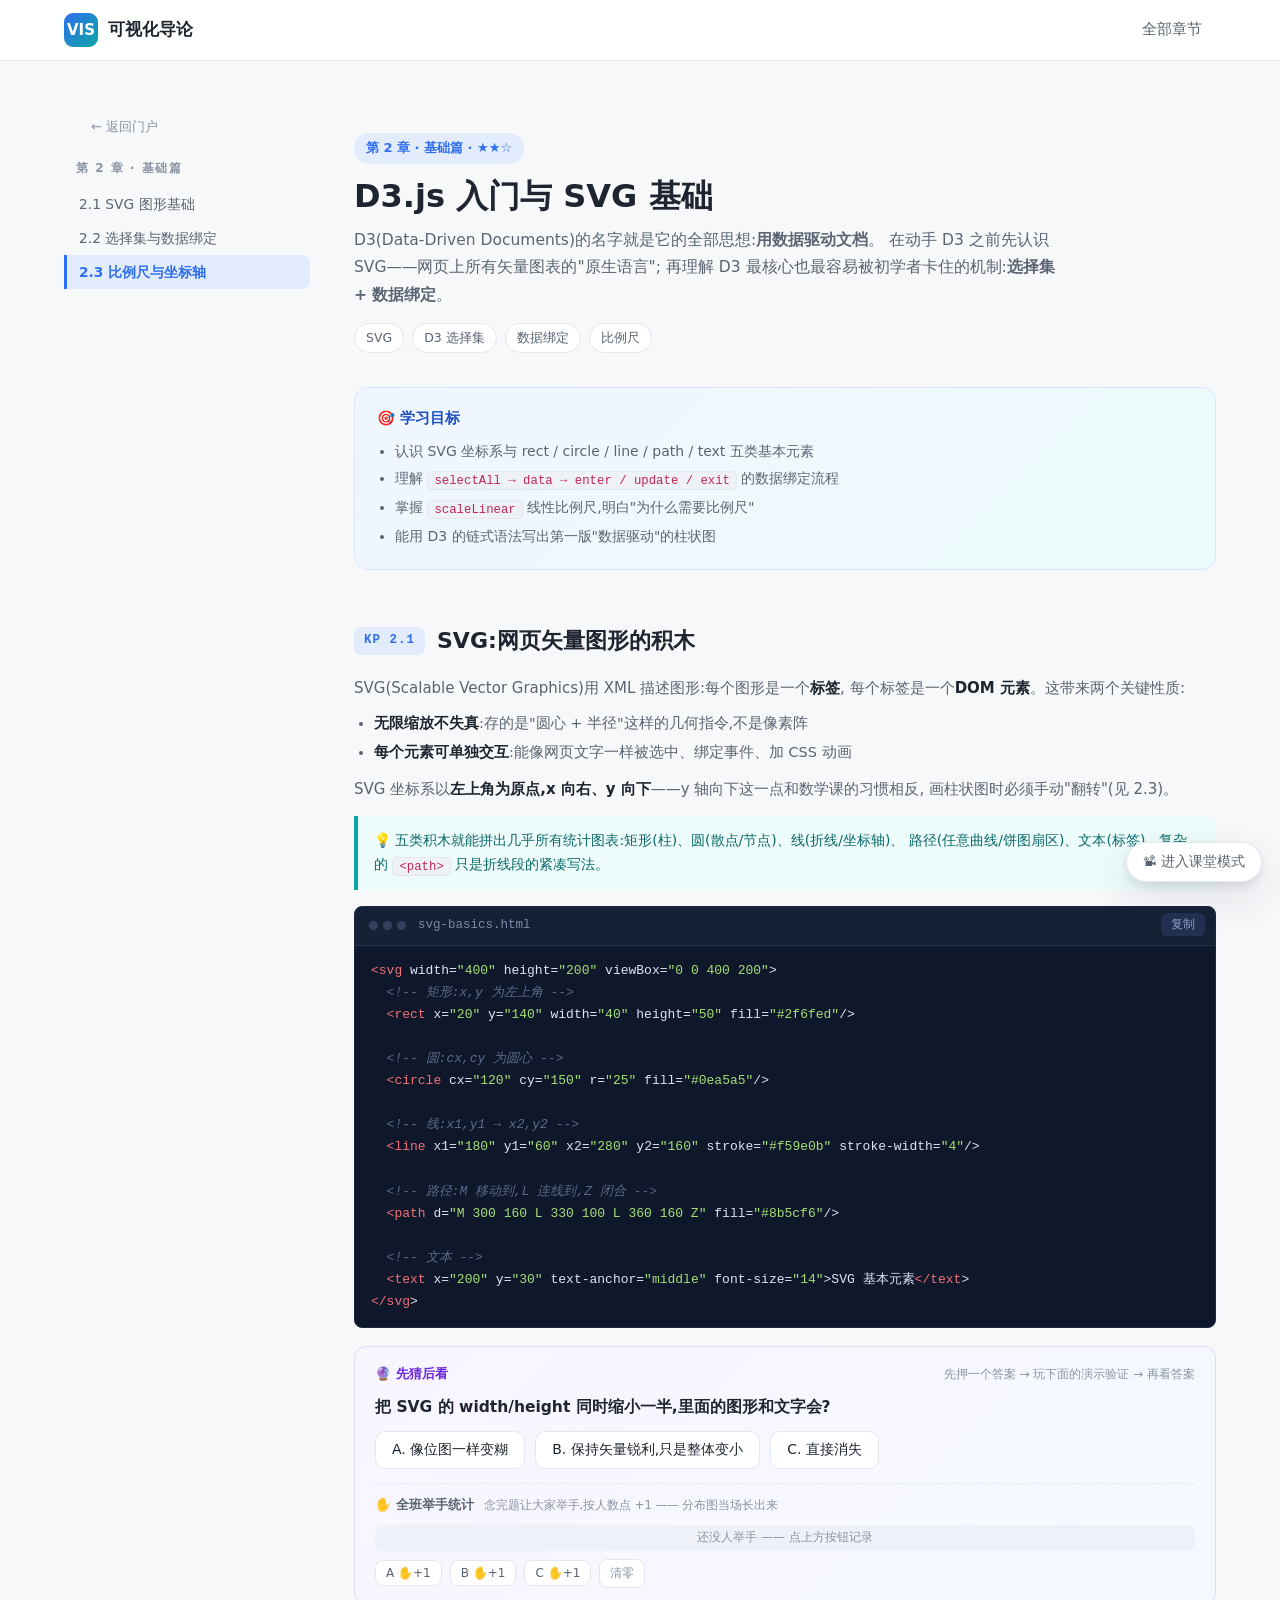
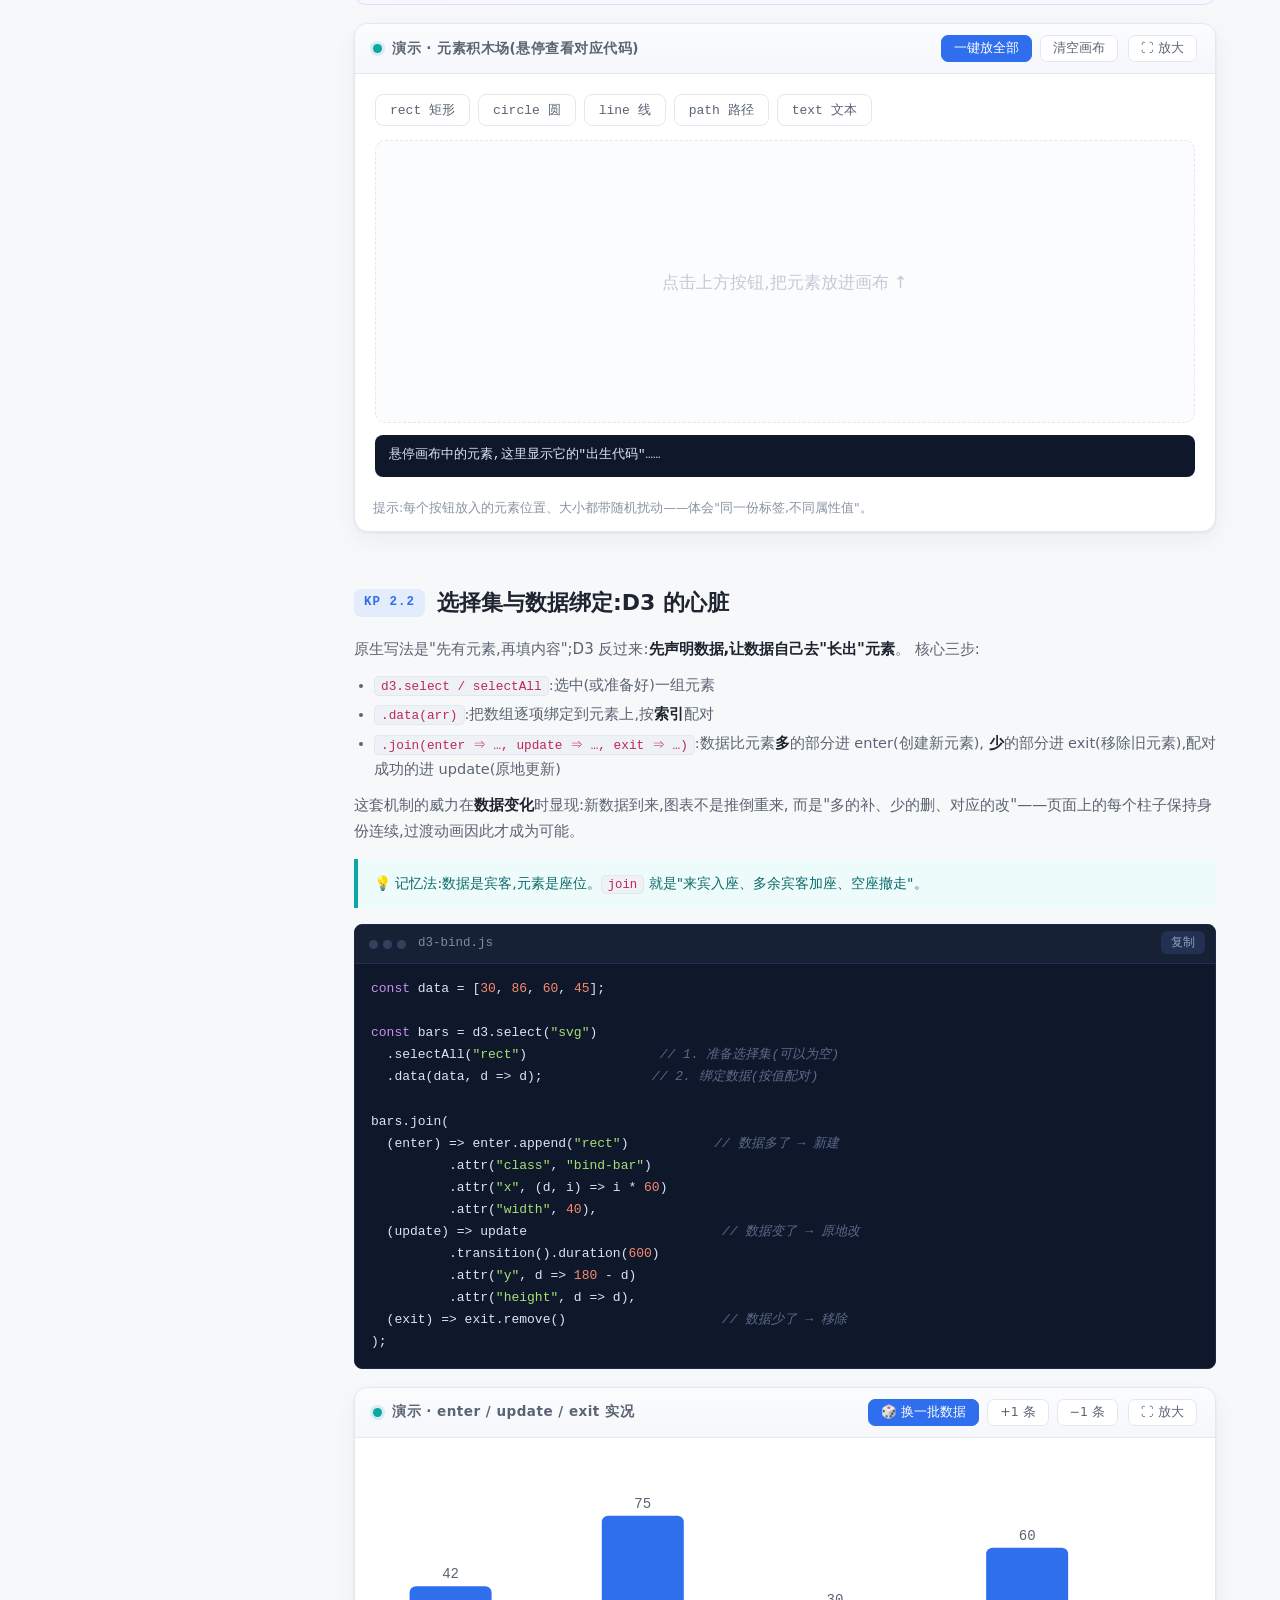
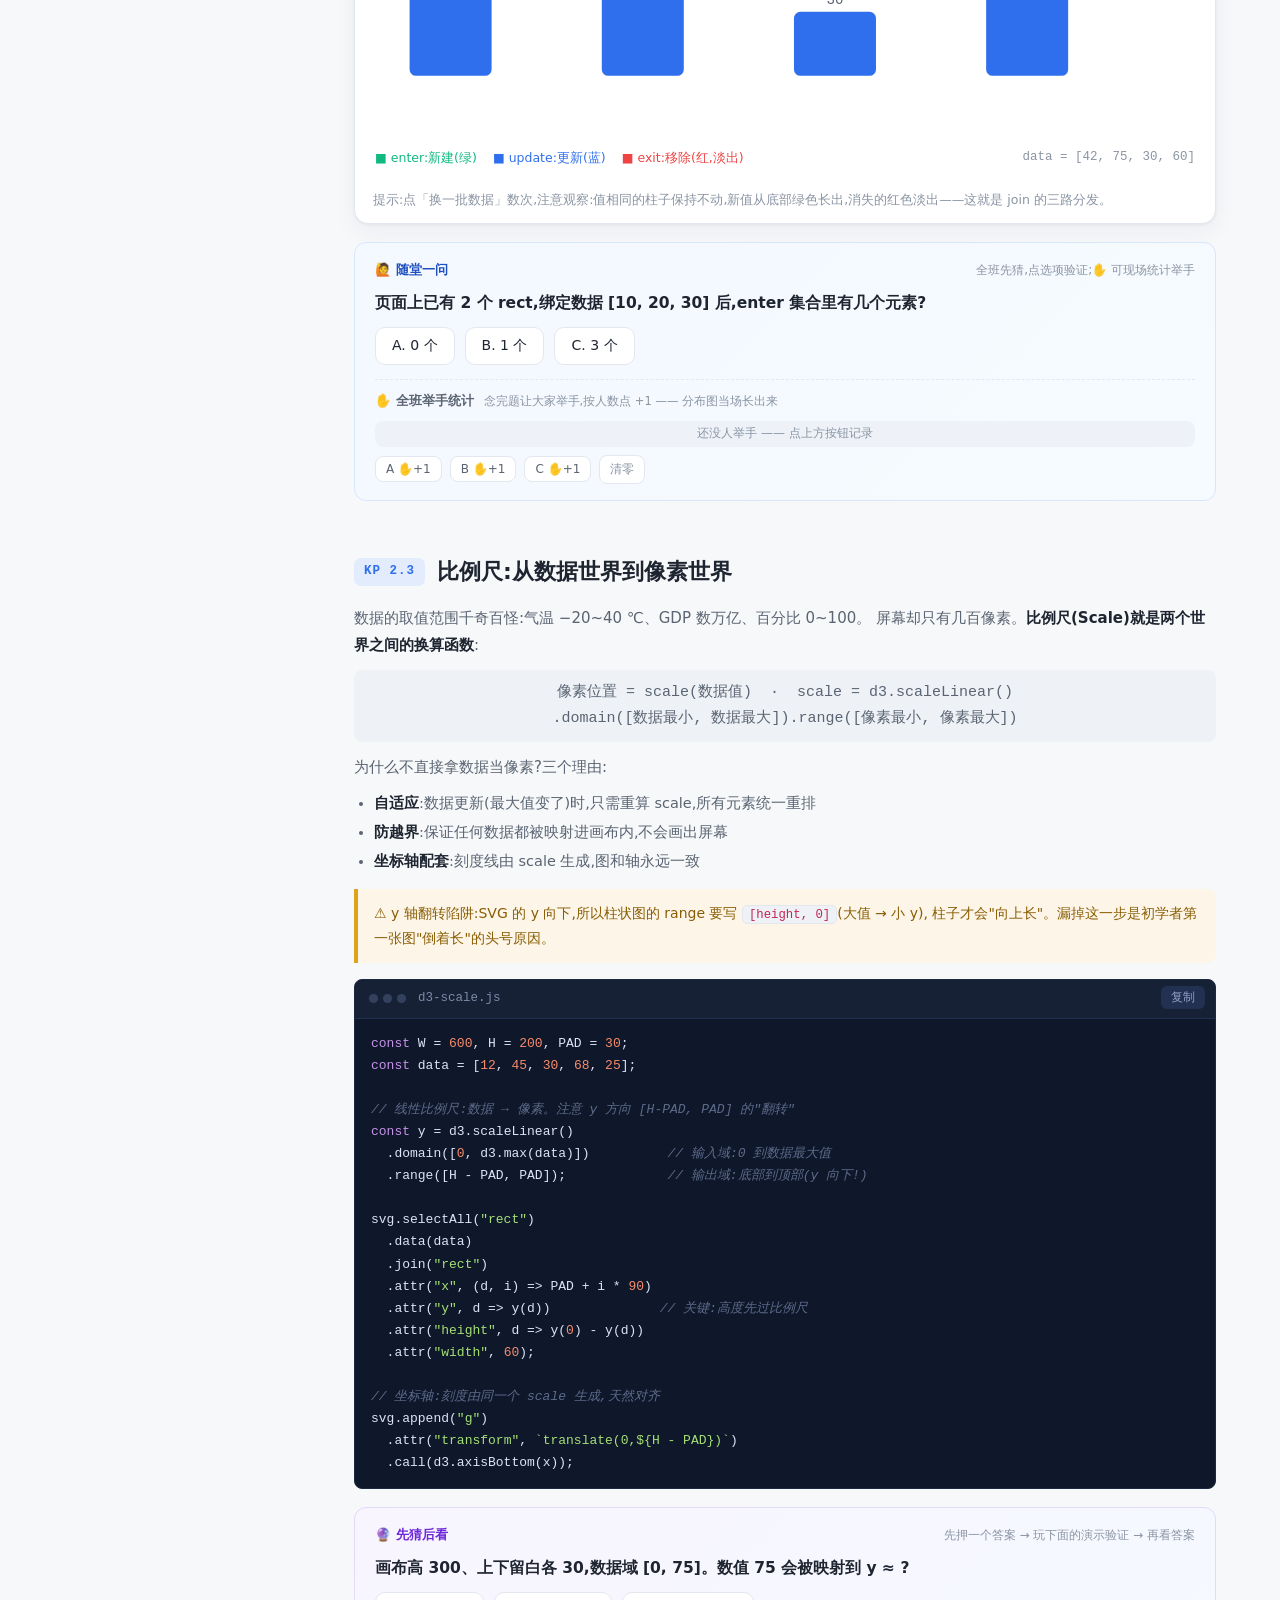
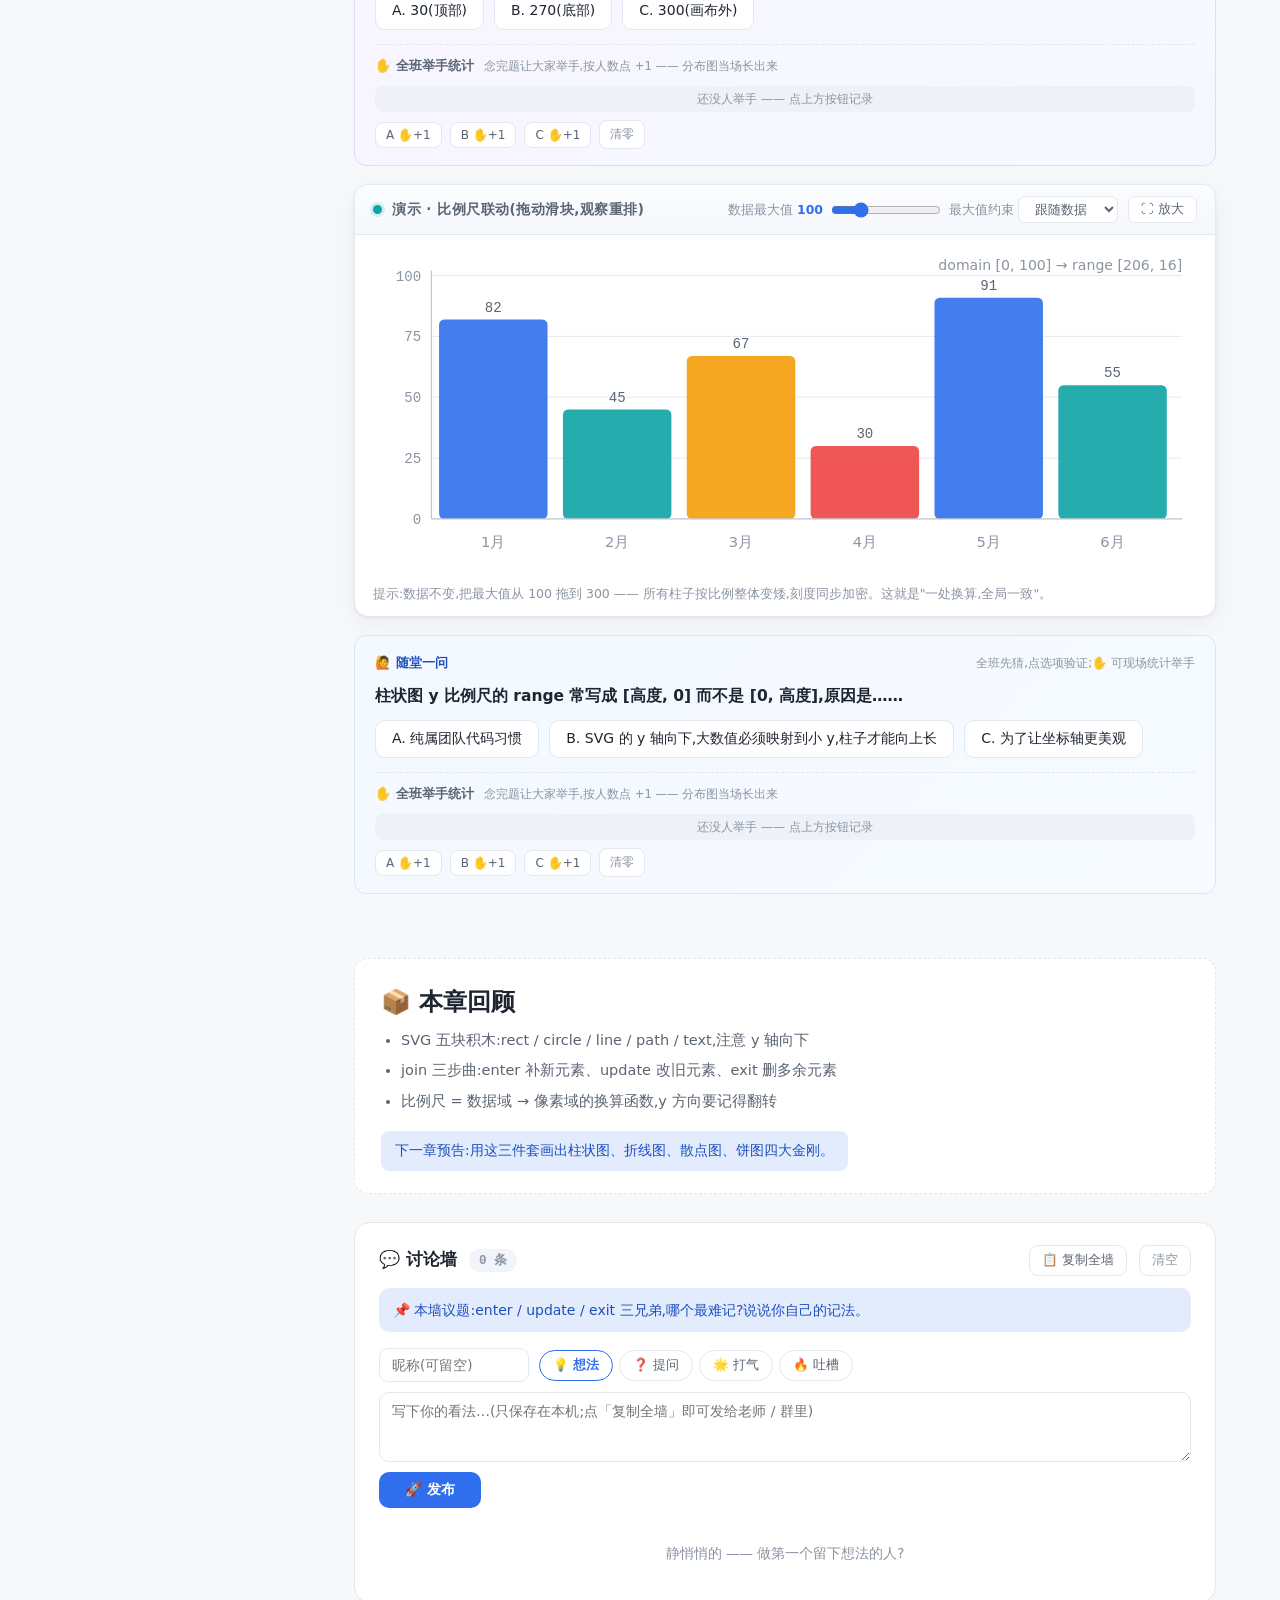
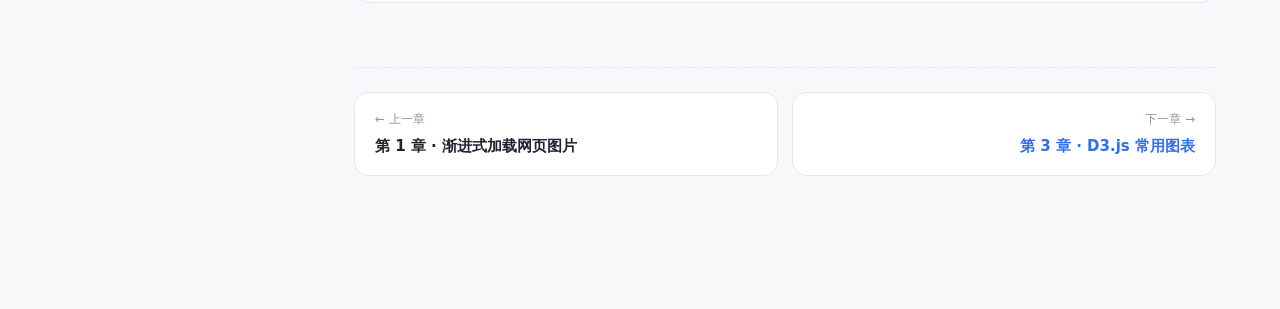
<file: chapters/ch1-2.html>
<!DOCTYPE html>
<html lang="zh-CN">
<head>
<meta charset="UTF-8">
<meta name="viewport" content="width=device-width, initial-scale=1.0">
<title>第 2 章 · D3.js 入门与 SVG 基础 — 可视化导论</title>
<meta name="description" content="从 SVG 基本图形、D3 数据绑定与比例尺开始理解数据驱动文档。">
<link rel="icon" href="../assets/favicon.svg" type="image/svg+xml">
<link rel="stylesheet" href="../assets/style.css">
<link rel="stylesheet" href="../assets/lesson.css">
<style>
  .svg-toolbar { display: flex; gap: 8px; flex-wrap: wrap; margin-bottom: 14px; }
  .svg-toolbar button {
    font-size: 13px; padding: 6px 14px; border-radius: 8px; cursor: pointer;
    border: 1px solid var(--border); background: #fff; color: var(--text-2); font-family: var(--mono);
    transition: all .15s;
  }
  .svg-toolbar button:hover { border-color: var(--accent); color: var(--accent); }
  .bind-bar { fill: #2f6fed; transition: all .6s cubic-bezier(.4,0,.2,1); }
  .bind-bar.enter { fill: #10b981; }
  .bind-bar.exit { fill: #ef4444; opacity: 0; }
  .bind-val { font-size: 11px; fill: #5a6472; font-family: var(--mono); text-anchor: middle; transition: opacity .4s; }
</style>
</head>
<body>

<header class="topbar">
  <div class="topbar-inner">
    <a class="brand" href="../index.html"><span class="brand-mark">VIS</span><span>可视化导论</span></a>
    <nav><a href="../index.html#chapters">全部章节</a></nav>
  </div>
</header>

<div class="ch-layout">

  <aside class="toc">
    <a class="toc-back" href="../index.html">← 返回门户</a>
    <div class="toc-ch">第 2 章 · 基础篇</div>
    <a href="#kp1">2.1 SVG 图形基础</a>
    <a href="#kp2">2.2 选择集与数据绑定</a>
    <a href="#kp3">2.3 比例尺与坐标轴</a>
  </aside>

  <main>
    <div class="ch-hero">
      <span class="kicker">第 2 章 · 基础篇 · ★★☆</span>
      <h1>D3.js 入门与 SVG 基础</h1>
      <p class="lead">
        D3(Data-Driven Documents)的名字就是它的全部思想:<strong>用数据驱动文档</strong>。
        在动手 D3 之前先认识 SVG——网页上所有矢量图表的"原生语言";
        再理解 D3 最核心也最容易被初学者卡住的机制:<strong>选择集 + 数据绑定</strong>。
      </p>
      <div class="ch-tags"><span>SVG</span><span>D3 选择集</span><span>数据绑定</span><span>比例尺</span></div>
    </div>

    <div class="objectives">
      <h2>🎯 学习目标</h2>
      <ul>
        <li>认识 SVG 坐标系与 rect / circle / line / path / text 五类基本元素</li>
        <li>理解 <code>selectAll → data → enter / update / exit</code> 的数据绑定流程</li>
        <li>掌握 <code>scaleLinear</code> 线性比例尺,明白"为什么需要比例尺"</li>
        <li>能用 D3 的链式语法写出第一版"数据驱动"的柱状图</li>
      </ul>
    </div>

    <!-- ================= KP 2.1 ================= -->
    <section class="kp" id="kp1">
      <div class="kp-head"><span class="kp-badge">KP 2.1</span><h2>SVG:网页矢量图形的积木</h2></div>
      <div class="kp-body">
        <p>
          SVG(Scalable Vector Graphics)用 XML 描述图形:每个图形是一个<strong>标签</strong>,
         每个标签是一个<strong>DOM 元素</strong>。这带来两个关键性质:
        </p>
        <ul>
          <li><strong>无限缩放不失真</strong>:存的是"圆心 + 半径"这样的几何指令,不是像素阵</li>
          <li><strong>每个元素可单独交互</strong>:能像网页文字一样被选中、绑定事件、加 CSS 动画</li>
        </ul>
        <p>
          SVG 坐标系以<strong>左上角为原点,x 向右、y 向下</strong>——y 轴向下这一点和数学课的习惯相反,
          画柱状图时必须手动"翻转"(见 2.3)。
        </p>
        <div class="note">💡 五类积木就能拼出几乎所有统计图表:矩形(柱)、圆(散点/节点)、线(折线/坐标轴)、
        路径(任意曲线/饼图扇区)、文本(标签)。复杂的 <code>&lt;path&gt;</code> 只是折线段的紧凑写法。</div>
      </div>

      <div class="codeblock">
        <div class="code-head"><span class="dots"><i></i><i></i><i></i></span>svg-basics.html</div>
        <button class="copy">复制</button>
<pre><code>&lt;svg width="400" height="200" viewBox="0 0 400 200"&gt;
  &lt;!-- 矩形:x,y 为左上角 --&gt;
  &lt;rect x="20" y="140" width="40" height="50" fill="#2f6fed"/&gt;

  &lt;!-- 圆:cx,cy 为圆心 --&gt;
  &lt;circle cx="120" cy="150" r="25" fill="#0ea5a5"/&gt;

  &lt;!-- 线:x1,y1 → x2,y2 --&gt;
  &lt;line x1="180" y1="60" x2="280" y2="160" stroke="#f59e0b" stroke-width="4"/&gt;

  &lt;!-- 路径:M 移动到,L 连线到,Z 闭合 --&gt;
  &lt;path d="M 300 160 L 330 100 L 360 160 Z" fill="#8b5cf6"/&gt;

  &lt;!-- 文本 --&gt;
  &lt;text x="200" y="30" text-anchor="middle" font-size="14"&gt;SVG 基本元素&lt;/text&gt;
&lt;/svg&gt;</code></pre>
      </div>

      <div class="demo">
        <div class="demo-head">
          <span class="dot"></span><h3>演示 · 元素积木场(悬停查看对应代码)</h3>
          <span class="spacer"></span>
          <div class="demo-ctrl">
            <button class="primary" id="s-add-all">一键放全部</button>
            <button id="s-clear">清空画布</button>
          </div>
        </div>
        <div class="demo-body">
          <div class="svg-toolbar">
            <button data-el="rect">rect 矩形</button>
            <button data-el="circle">circle 圆</button>
            <button data-el="line">line 线</button>
            <button data-el="path">path 路径</button>
            <button data-el="text">text 文本</button>
          </div>
          <svg id="s-canvas" viewBox="0 0 640 220" style="width:100%;border:1px dashed var(--border);border-radius:10px;background:#fbfcfe">
            <text x="320" y="115" text-anchor="middle" font-size="13" fill="#c3cad6" id="s-placeholder">点击上方按钮,把元素放进画布 ↑</text>
          </svg>
          <div id="s-codeview" style="margin-top:12px;font-family:var(--mono);font-size:12.5px;background:var(--bg-code);color:#dce4f5;border-radius:8px;padding:10px 14px;min-height:20px">悬停画布中的元素,这里显示它的"出生代码"……</div>
        </div>
        <div class="demo-tip">提示:每个按钮放入的元素位置、大小都带随机扰动——体会"同一份标签,不同属性值"。</div>
      </div>
    </section>

    <!-- ================= KP 2.2 ================= -->
    <section class="kp" id="kp2">
      <div class="kp-head"><span class="kp-badge">KP 2.2</span><h2>选择集与数据绑定:D3 的心脏</h2></div>
      <div class="kp-body">
        <p>
          原生写法是"先有元素,再填内容";D3 反过来:<strong>先声明数据,让数据自己去"长出"元素</strong>。
          核心三步:
        </p>
        <ul>
          <li><code>d3.select / selectAll</code>:选中(或准备好)一组元素</li>
          <li><code>.data(arr)</code>:把数组逐项绑定到元素上,按<strong>索引</strong>配对</li>
          <li><code>.join(enter ⇒ …, update ⇒ …, exit ⇒ …)</code>:数据比元素<strong>多</strong>的部分进 enter(创建新元素),
              <strong>少</strong>的部分进 exit(移除旧元素),配对成功的进 update(原地更新)</li>
        </ul>
        <p>
          这套机制的威力在<strong>数据变化</strong>时显现:新数据到来,图表不是推倒重来,
          而是"多的补、少的删、对应的改"——页面上的每个柱子保持身份连续,过渡动画因此才成为可能。
        </p>
        <div class="note">💡 记忆法:数据是宾客,元素是座位。<code>join</code> 就是"来宾入座、多余宾客加座、空座撤走"。</div>
      </div>

      <div class="codeblock">
        <div class="code-head"><span class="dots"><i></i><i></i><i></i></span>d3-bind.js</div>
        <button class="copy">复制</button>
<pre><code>const data = [30, 86, 60, 45];

const bars = d3.select("svg")
  .selectAll("rect")                 // 1. 准备选择集(可以为空)
  .data(data, d =&gt; d);              // 2. 绑定数据(按值配对)

bars.join(
  (enter) =&gt; enter.append("rect")           // 数据多了 → 新建
          .attr("class", "bind-bar")
          .attr("x", (d, i) =&gt; i * 60)
          .attr("width", 40),
  (update) =&gt; update                         // 数据变了 → 原地改
          .transition().duration(600)
          .attr("y", d =&gt; 180 - d)
          .attr("height", d =&gt; d),
  (exit) =&gt; exit.remove()                    // 数据少了 → 移除
);</code></pre>
      </div>

      <div class="demo">
        <div class="demo-head">
          <span class="dot"></span><h3>演示 · enter / update / exit 实况</h3>
          <span class="spacer"></span>
          <div class="demo-ctrl">
            <button class="primary" id="b-update">🎲 换一批数据</button>
            <button id="b-add">+1 条</button>
            <button id="b-remove">−1 条</button>
          </div>
        </div>
        <div class="demo-body">
          <svg id="b-svg" viewBox="0 0 640 220" style="width:100%"></svg>
          <div style="display:flex;gap:16px;flex-wrap:wrap;font-size:12.5px;margin-top:8px">
            <span style="color:#10b981">■ enter:新建(绿)</span>
            <span style="color:#2f6fed">■ update:更新(蓝)</span>
            <span style="color:#ef4444">■ exit:移除(红,淡出)</span>
            <span style="margin-left:auto;color:var(--text-3);font-family:var(--mono)" id="b-data">data = []</span>
          </div>
        </div>
        <div class="demo-tip">提示:点「换一批数据」数次,注意观察:值相同的柱子保持不动,新值从底部绿色长出,消失的红色淡出——这就是 join 的三路分发。</div>
      </div>
    </section>

    <!-- ================= KP 2.3 ================= -->
    <section class="kp" id="kp3">
      <div class="kp-head"><span class="kp-badge">KP 2.3</span><h2>比例尺:从数据世界到像素世界</h2></div>
      <div class="kp-body">
        <p>
          数据的取值范围千奇百怪:气温 −20~40 ℃、GDP 数万亿、百分比 0~100。
          屏幕却只有几百像素。<strong>比例尺(Scale)就是两个世界之间的换算函数</strong>:
        </p>
        <p style="text-align:center;font-family:var(--mono);background:var(--bg-soft);border-radius:8px;padding:10px;margin:12px 0">
          像素位置 = scale(数据值) &nbsp;·&nbsp; scale = d3.scaleLinear()<br>.domain([数据最小, 数据最大]).range([像素最小, 像素最大])
        </p>
        <p>
          为什么不直接拿数据当像素?三个理由:
        </p>
        <ul>
          <li><strong>自适应</strong>:数据更新(最大值变了)时,只需重算 scale,所有元素统一重排</li>
          <li><strong>防越界</strong>:保证任何数据都被映射进画布内,不会画出屏幕</li>
          <li><strong>坐标轴配套</strong>:刻度线由 scale 生成,图和轴永远一致</li>
        </ul>
        <div class="note warn">⚠️ y 轴翻转陷阱:SVG 的 y 向下,所以柱状图的 range 要写 <code>[height, 0]</code>(大值 → 小 y),
        柱子才会"向上长"。漏掉这一步是初学者第一张图"倒着长"的头号原因。</div>
      </div>

      <div class="codeblock">
        <div class="code-head"><span class="dots"><i></i><i></i><i></i></span>d3-scale.js</div>
        <button class="copy">复制</button>
<pre><code>const W = 600, H = 200, PAD = 30;
const data = [12, 45, 30, 68, 25];

// 线性比例尺:数据 → 像素。注意 y 方向 [H-PAD, PAD] 的"翻转"
const y = d3.scaleLinear()
  .domain([0, d3.max(data)])          // 输入域:0 到数据最大值
  .range([H - PAD, PAD]);             // 输出域:底部到顶部(y 向下!)

svg.selectAll("rect")
  .data(data)
  .join("rect")
  .attr("x", (d, i) =&gt; PAD + i * 90)
  .attr("y", d =&gt; y(d))              // 关键:高度先过比例尺
  .attr("height", d =&gt; y(0) - y(d))
  .attr("width", 60);

// 坐标轴:刻度由同一个 scale 生成,天然对齐
svg.append("g")
  .attr("transform", `translate(0,${H - PAD})`)
  .call(d3.axisBottom(x));</code></pre>
      </div>

      <div class="demo">
        <div class="demo-head">
          <span class="dot"></span><h3>演示 · 比例尺联动(拖动滑块,观察重排)</h3>
          <span class="spacer"></span>
          <div class="demo-ctrl">
            <label for="sc-max">数据最大值 <b id="sc-maxv" style="color:var(--accent)">100</b></label>
            <input type="range" id="sc-max" min="40" max="300" value="100">
            <label>最大值约束 <select id="sc-mode"><option value="data">跟随数据</option><option value="fixed">固定 300</option></select></label>
          </div>
        </div>
        <div class="demo-body">
          <svg id="sc-svg" viewBox="0 0 640 240" style="width:100%"></svg>
        </div>
        <div class="demo-tip">提示:数据不变,把最大值从 100 拖到 300 —— 所有柱子按比例整体变矮,刻度同步加密。这就是"一处换算,全局一致"。</div>
      </div>
    </section>

    <div class="ch-pager">
      <a href="ch1-1.html"><span class="dir">← 上一章</span><span class="ttl">第 1 章 · 渐进式加载网页图片</span></a>
      <a class="next" href="ch1-3.html"><span class="dir">下一章 →</span><span class="ttl">第 3 章 · D3.js 常用图表</span></a>
    </div>
  </main>
</div>

<script src="../assets/main.js"></script>
<script src="../assets/lesson.js"></script>
<script>
(function () {
  const V = window.Vis;

  /* ========== 演示 2.1:SVG 元素积木场 ========== */
  const sSvg = document.getElementById("s-canvas");
  const codeview = document.getElementById("s-codeview");
  const placeholder = document.getElementById("s-placeholder");
  const rnd = (a, b) => a + Math.random() * (b - a);

  const makers = {
    rect() {
      const x = rnd(30, 420), y = rnd(80, 140), w = rnd(40, 90), h = rnd(30, 70);
      return { el: V.svgEl("rect", { x, y, width: w, height: h, fill: "#2f6fed", rx: 4 }),
        code: `<rect x="${x.toFixed(0)}" y="${y.toFixed(0)}" width="${w.toFixed(0)}" height="${h.toFixed(0)}" fill="#2f6fed"/>` };
    },
    circle() {
      const cx = rnd(60, 560), cy = rnd(60, 170), r = rnd(15, 35);
      return { el: V.svgEl("circle", { cx, cy, r, fill: "#0ea5a5" }),
        code: `<circle cx="${cx.toFixed(0)}" cy="${cy.toFixed(0)}" r="${r.toFixed(0)}" fill="#0ea5a5"/>` };
    },
    line() {
      const x1 = rnd(40, 260), y1 = rnd(70, 170), x2 = x1 + rnd(120, 260), y2 = rnd(70, 170);
      return { el: V.svgEl("line", { x1, y1, x2, y2, stroke: "#f59e0b", "stroke-width": 4, "stroke-linecap": "round" }),
        code: `<line x1="${x1.toFixed(0)}" y1="${y1.toFixed(0)}" x2="${x2.toFixed(0)}" y2="${y2.toFixed(0)}" stroke="#f59e0b" stroke-width="4"/>` };
    },
    path() {
      const x = rnd(80, 420), y = rnd(100, 150);
      const d = `M ${x} ${y} L ${x + 40} ${y - 60} L ${x + 80} ${y} Z`;
      return { el: V.svgEl("path", { d, fill: "#8b5cf6" }), code: `<path d="${d}" fill="#8b5cf6"/>` };
    },
    text() {
      const x = rnd(200, 440), y = rnd(50, 200);
      const el = V.svgEl("text", { x, y, "font-size": 16, fill: "#ef4444" });
      el.textContent = "可视化";
      return { el, code: `<text x="${x.toFixed(0)}" y="${y.toFixed(0)}" font-size="16" fill="#ef4444">可视化</text>` };
    },
  };

  function addEl(name) {
    placeholder.style.display = "none";
    const { el, code } = makers[name]();
    el.style.cursor = "pointer";
    el.addEventListener("mouseenter", () => {
      el.setAttribute("stroke", "#1e2530");
      el.setAttribute("stroke-width", "2");
      codeview.textContent = code;
    });
    el.addEventListener("mouseleave", () => {
      el.removeAttribute("stroke");
      el.removeAttribute("stroke-width");
    });
    sSvg.appendChild(el);
    codeview.textContent = code;
  }
  document.querySelectorAll(".svg-toolbar button").forEach((b) =>
    b.addEventListener("click", () => addEl(b.dataset.el)));
  document.getElementById("s-add-all").addEventListener("click", () =>
    Object.keys(makers).forEach(addEl));
  document.getElementById("s-clear").addEventListener("click", () => {
    sSvg.querySelectorAll("rect,circle,line,path,text").forEach((n) => n.remove());
    placeholder.style.display = "";
    codeview.textContent = "悬停画布中的元素,这里显示它的\"出生代码\"……";
  });

  /* ========== 演示 2.2:enter/update/exit(纯 JS 模拟 D3 join) ========== */
  const bSvg = document.getElementById("b-svg");
  const dataLabel = document.getElementById("b-data");
  let data = [42, 75, 30, 60];

  function renderData(newData) {
    // key = 值 + 出现序号,避免重复值配对冲突(模拟 D3 按 key 配对)
    const occ = new Map();
    const newKeys = newData.map((v) => {
      const n = occ.get(v) || 0;
      occ.set(v, n + 1);
      return v + "#" + n;
    });
    // 旧元素按 key 索引
    const old = new Map(), oldLbl = new Map();
    bSvg.querySelectorAll(".bind-bar").forEach((r) => old.set(r.dataset.key, r));
    bSvg.querySelectorAll(".bind-val").forEach((t) => oldLbl.set(t.dataset.key, t));
    const kept = new Set(newKeys);

    // exit:旧数据里不在新数据中的 → 红色淡出后移除
    old.forEach((el, k) => {
      if (!kept.has(k)) {
        el.classList.add("exit");
        setTimeout(() => el.remove(), 600);
        const lbl = oldLbl.get(k);
        if (lbl) { lbl.style.opacity = 0; setTimeout(() => lbl.remove(), 600); }
      }
    });

    const W = 640, H = 200, pad = 20;
    const bw = Math.min(64, (W - pad * 2) / newData.length - 14);
    const maxV = 90;
    newData.forEach((v, i) => {
      const key = newKeys[i];
      let rect = old.get(key);
      if (!rect) {
        rect = V.svgEl("rect", { class: "bind-bar enter", width: bw, rx: 5 });
        rect.dataset.key = key;
        bSvg.appendChild(rect);
        setTimeout(() => rect.classList.remove("enter"), 900);   // 让"新长出"的绿停留一会
      }
      const x = pad + i * ((W - pad * 2) / newData.length) + 7;
      const h = (v / maxV) * (H - 50);
      rect.setAttribute("x", x);
      rect.setAttribute("y", H - 30 - h);
      rect.setAttribute("height", h);
      rect.setAttribute("width", bw);
      // 值标签
      let lbl = oldLbl.get(key);
      if (!lbl) {
        lbl = V.svgEl("text", { class: "bind-val" });
        lbl.dataset.key = key;
        lbl.textContent = v;
        bSvg.appendChild(lbl);
      }
      lbl.setAttribute("x", x + bw / 2);
      lbl.setAttribute("y", H - 30 - h - 6);
    });
    dataLabel.textContent = "data = [" + newData.join(", ") + "]";
  }
  document.getElementById("b-update").addEventListener("click", () => {
    const n = 3 + Math.floor(Math.random() * 3);
    data = Array.from({ length: n }, () => 15 + Math.floor(Math.random() * 75));
    renderData(data);
  });
  document.getElementById("b-add").addEventListener("click", () => {
    if (data.length >= 8) return;
    data.push(15 + Math.floor(Math.random() * 75));
    renderData(data);
  });
  document.getElementById("b-remove").addEventListener("click", () => {
    if (data.length <= 1) return;
    data.pop();
    renderData(data);
  });
  renderData(data);

  /* ========== 演示 2.3:比例尺联动 ========== */
  const scSvg = document.getElementById("sc-svg");
  const scMax = document.getElementById("sc-max");
  const scMaxv = document.getElementById("sc-maxv");
  const scMode = document.getElementById("sc-mode");
  const scData = [82, 45, 67, 30, 91, 55];
  const months = ["1月", "2月", "3月", "4月", "5月", "6月"];
  const W = 640, H = 240, PADL = 44, PADB = 34;

  function scRender() {
    const maxData = Math.max(...scData);
    const domainMax = scMode.value === "fixed" ? +scMax.value : maxData * 1.1;
    scMaxv.textContent = domainMax.toFixed(0);
    const y = V.scaleLinear(0, domainMax, H - PADB, 16);
    const bw = (W - PADL - 16) / scData.length - 12;

    let g = scSvg.querySelector("g.plot");
    if (!g) { g = V.svgEl("g", { class: "plot" }); scSvg.appendChild(g); }
    g.innerHTML = "";

    // 网格线 + y 轴刻度(由同一个 scale 生成)
    for (let t = 0; t <= domainMax; t += domainMax / 4) {
      const yy = y(t);
      g.appendChild(V.svgEl("line", { x1: PADL, x2: W - 10, y1: yy, y2: yy, stroke: "#e9edf3", "stroke-width": 1 }));
      const lb = V.svgEl("text", { x: PADL - 8, y: yy + 4, "text-anchor": "end", "font-size": 11, fill: "#8a94a3", "font-family": "var(--mono)" });
      lb.textContent = Math.round(t);
      g.appendChild(lb);
    }
    // 柱
    scData.forEach((d, i) => {
      const x = PADL + i * ((W - PADL - 16) / scData.length) + 6;
      const bar = V.svgEl("rect", {
        x, y: y(d), width: bw, height: y(0) - y(d), fill: V.palette[i % 4], rx: 4, opacity: .9,
      });
      bar.style.transition = "all .25s";
      // 值标签
      const vb = V.svgEl("text", { x: x + bw / 2, y: y(d) - 6, "text-anchor": "middle", "font-size": 11, fill: "#5a6472", "font-family": "var(--mono)" });
      vb.textContent = d;
      // x 轴月份
      const xb = V.svgEl("text", { x: x + bw / 2, y: H - 12, "text-anchor": "middle", "font-size": 11.5, fill: "#8a94a3" });
      xb.textContent = months[i];
      g.appendChild(bar); g.appendChild(vb); g.appendChild(xb);
    });
    // 轴线
    g.appendChild(V.svgEl("line", { x1: PADL, x2: W - 10, y1: H - PADB, y2: H - PADB, stroke: "#c3cad6" }));
    g.appendChild(V.svgEl("line", { x1: PADL, x2: PADL, y1: 12, y2: H - PADB, stroke: "#c3cad6" }));
    // 域标注
    const dm = V.svgEl("text", { x: W - 10, y: 12, "text-anchor": "end", "font-size": 11, fill: "#8a94a3" });
    dm.textContent = `domain [0, ${domainMax.toFixed(0)}] → range [${H - PADB}, 16]`;
    g.appendChild(dm);
  }
  scMax.addEventListener("input", scRender);
  scMode.addEventListener("change", scRender);
  scRender();
})();
</script>
</body>
</html>
</file>
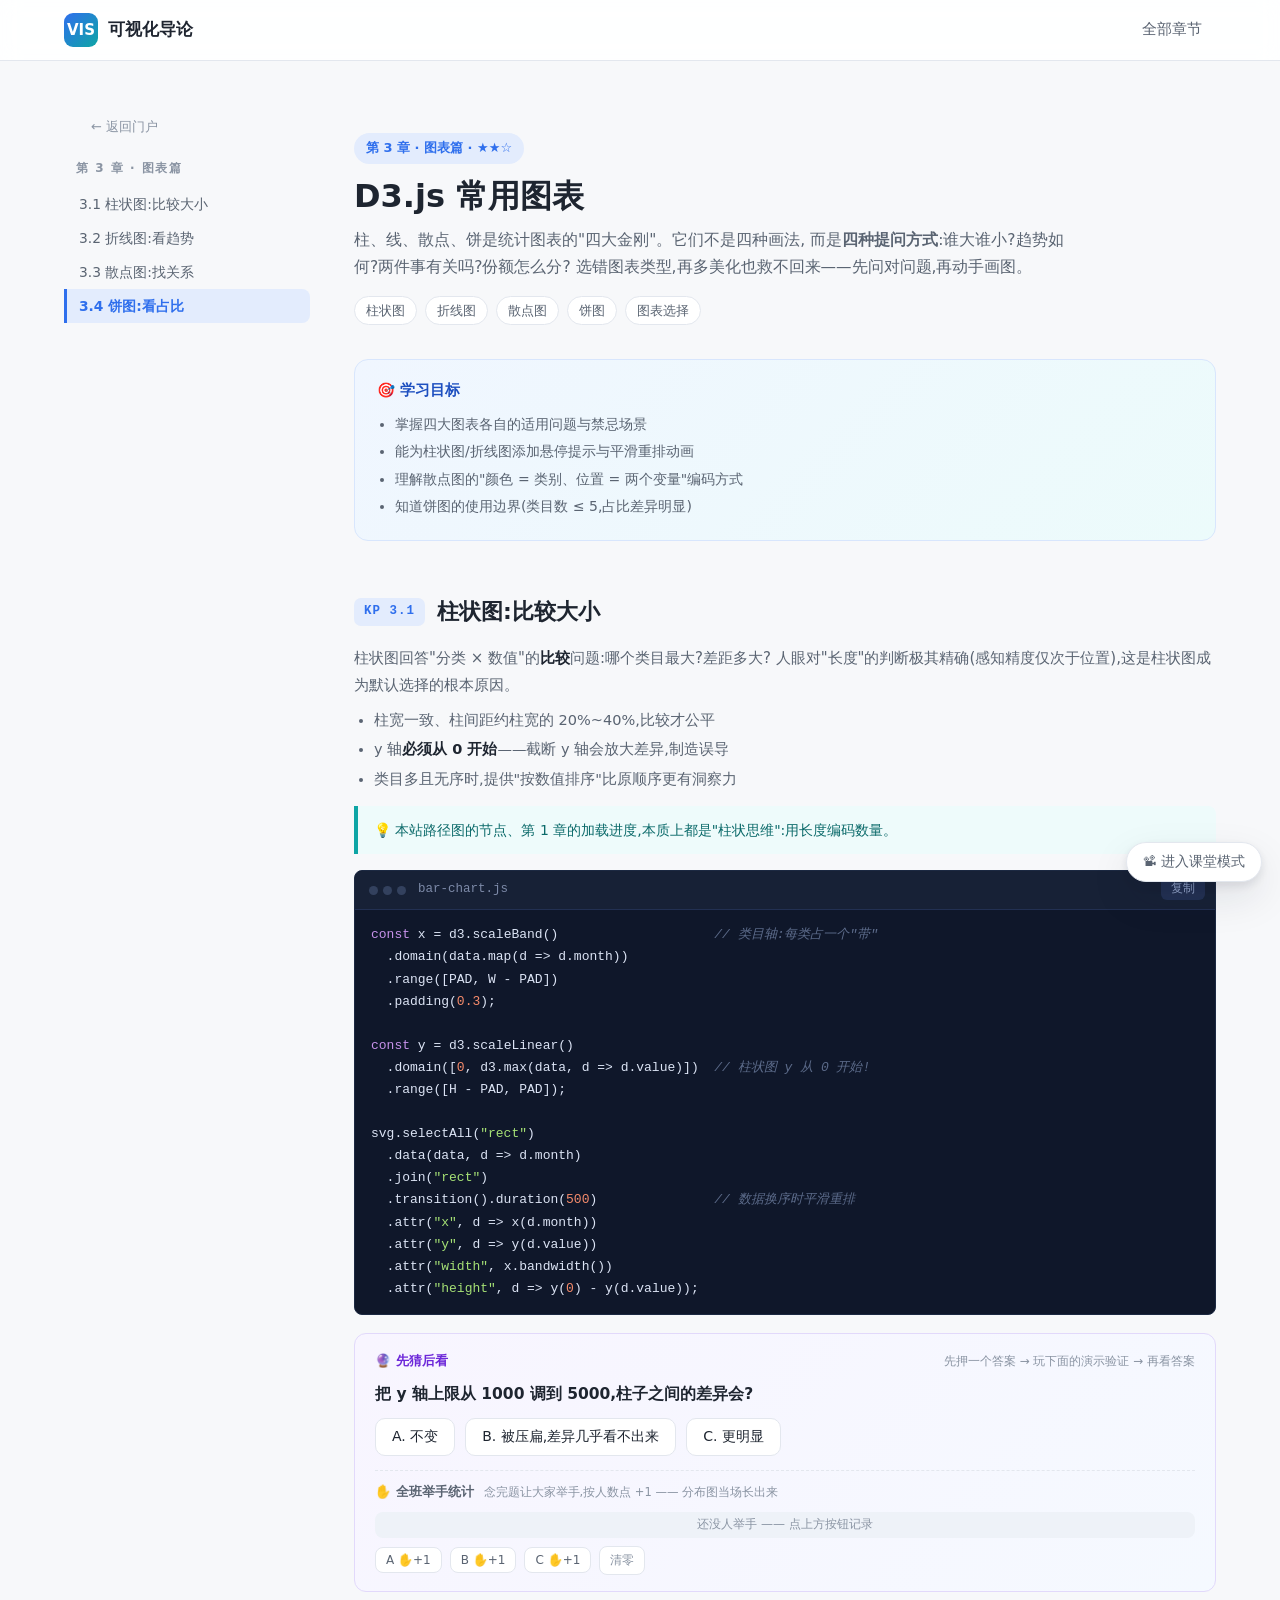
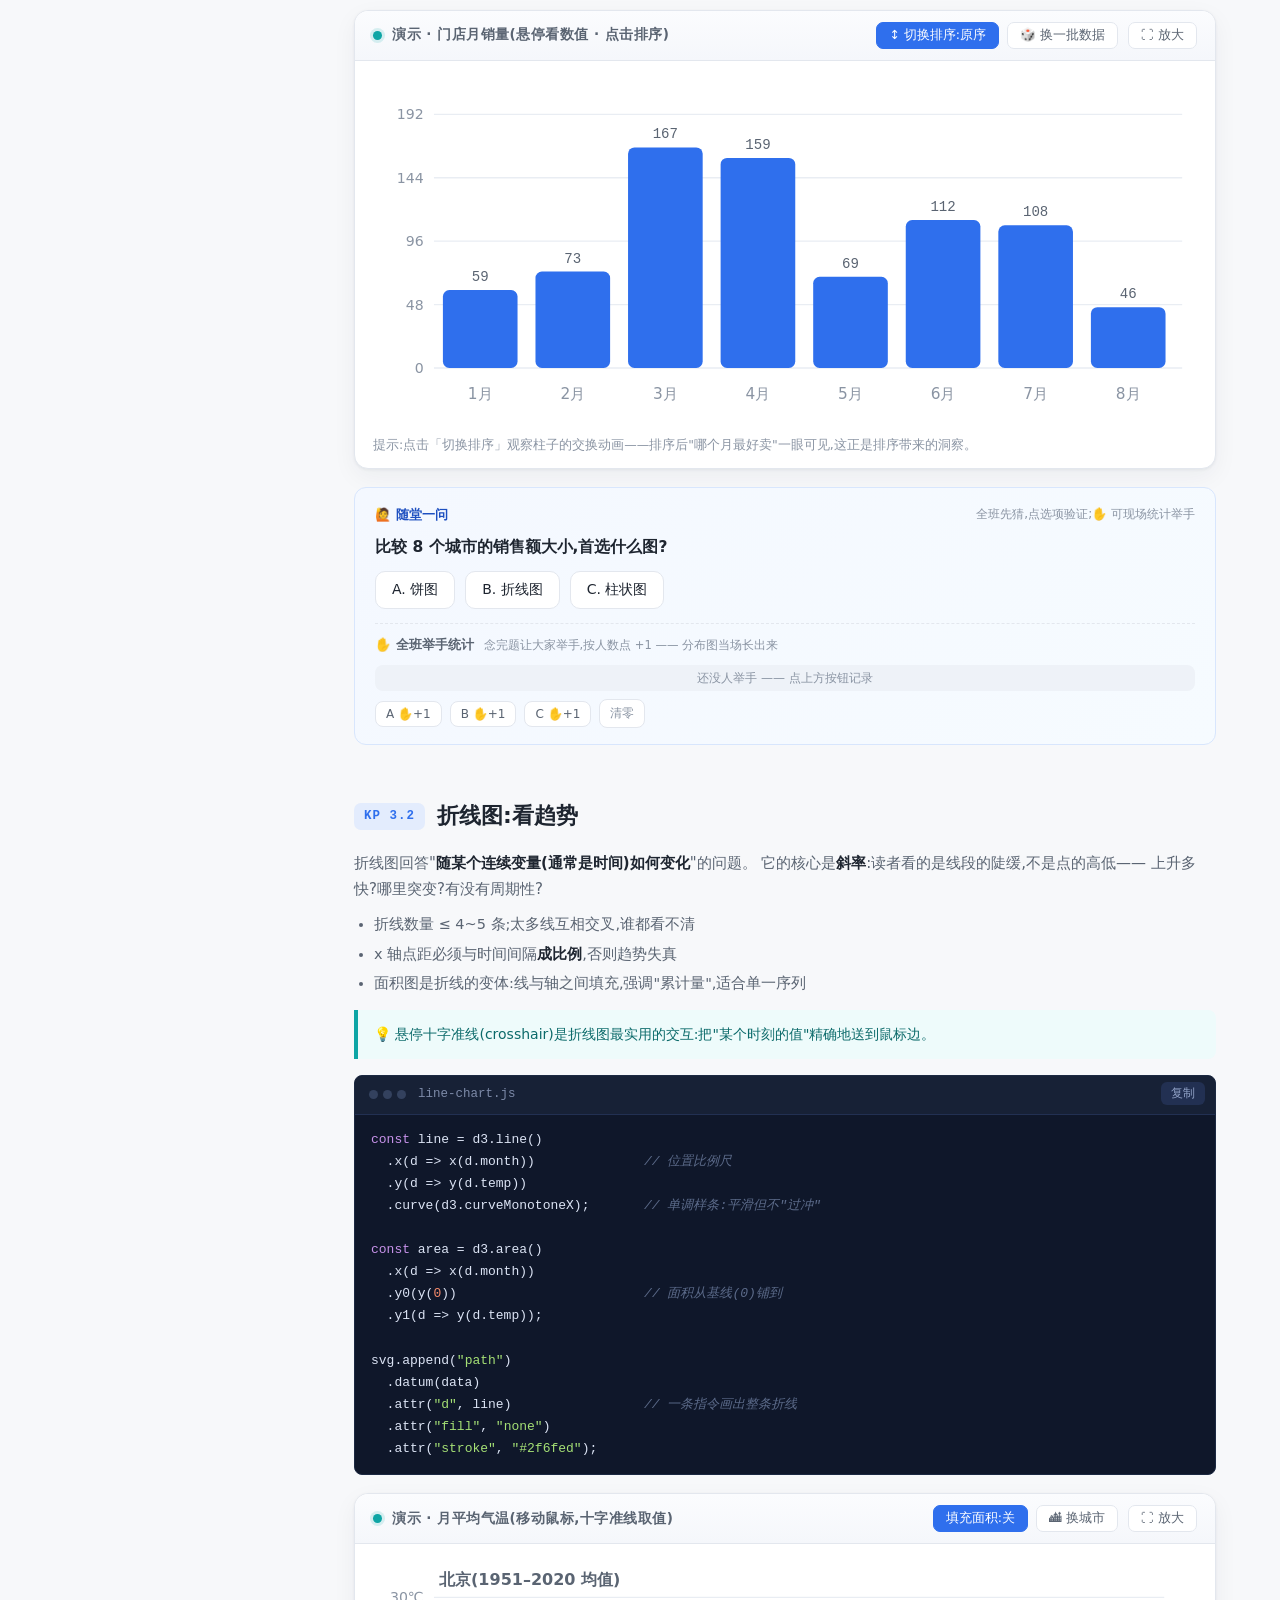
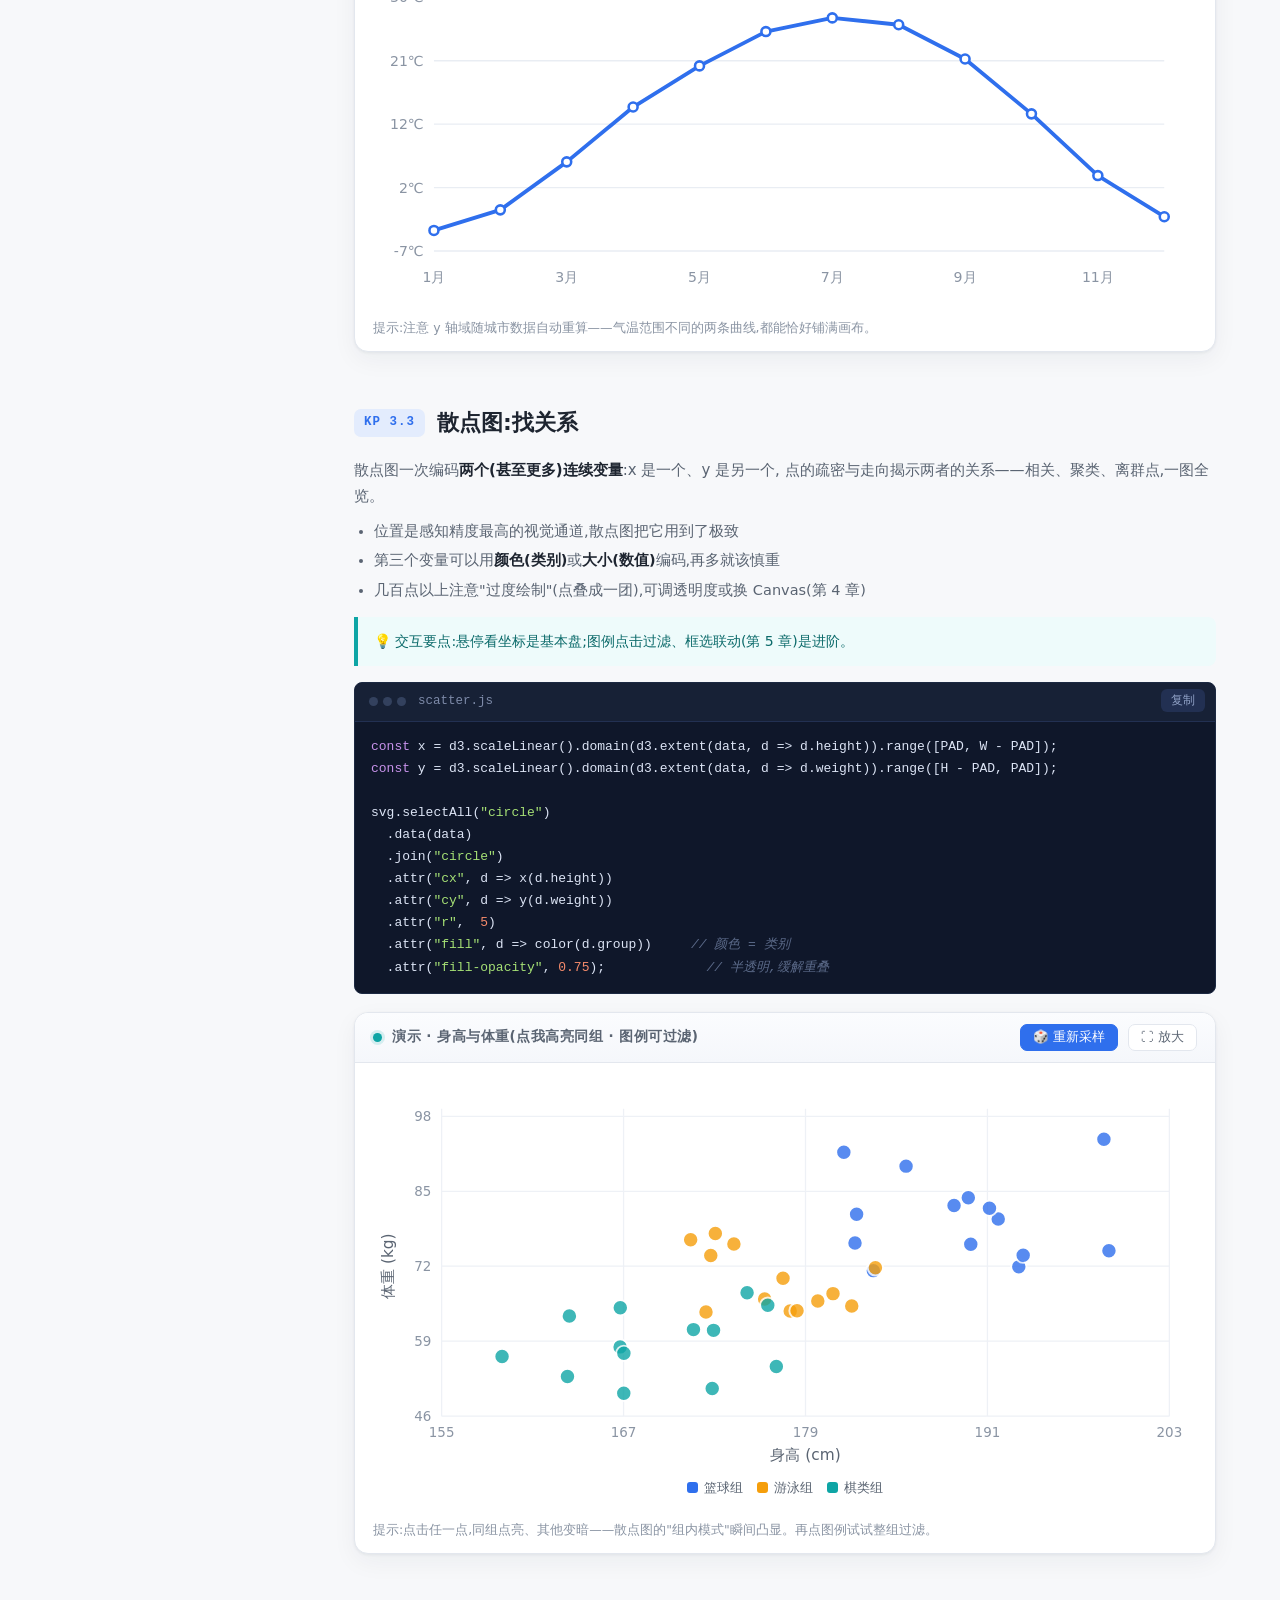
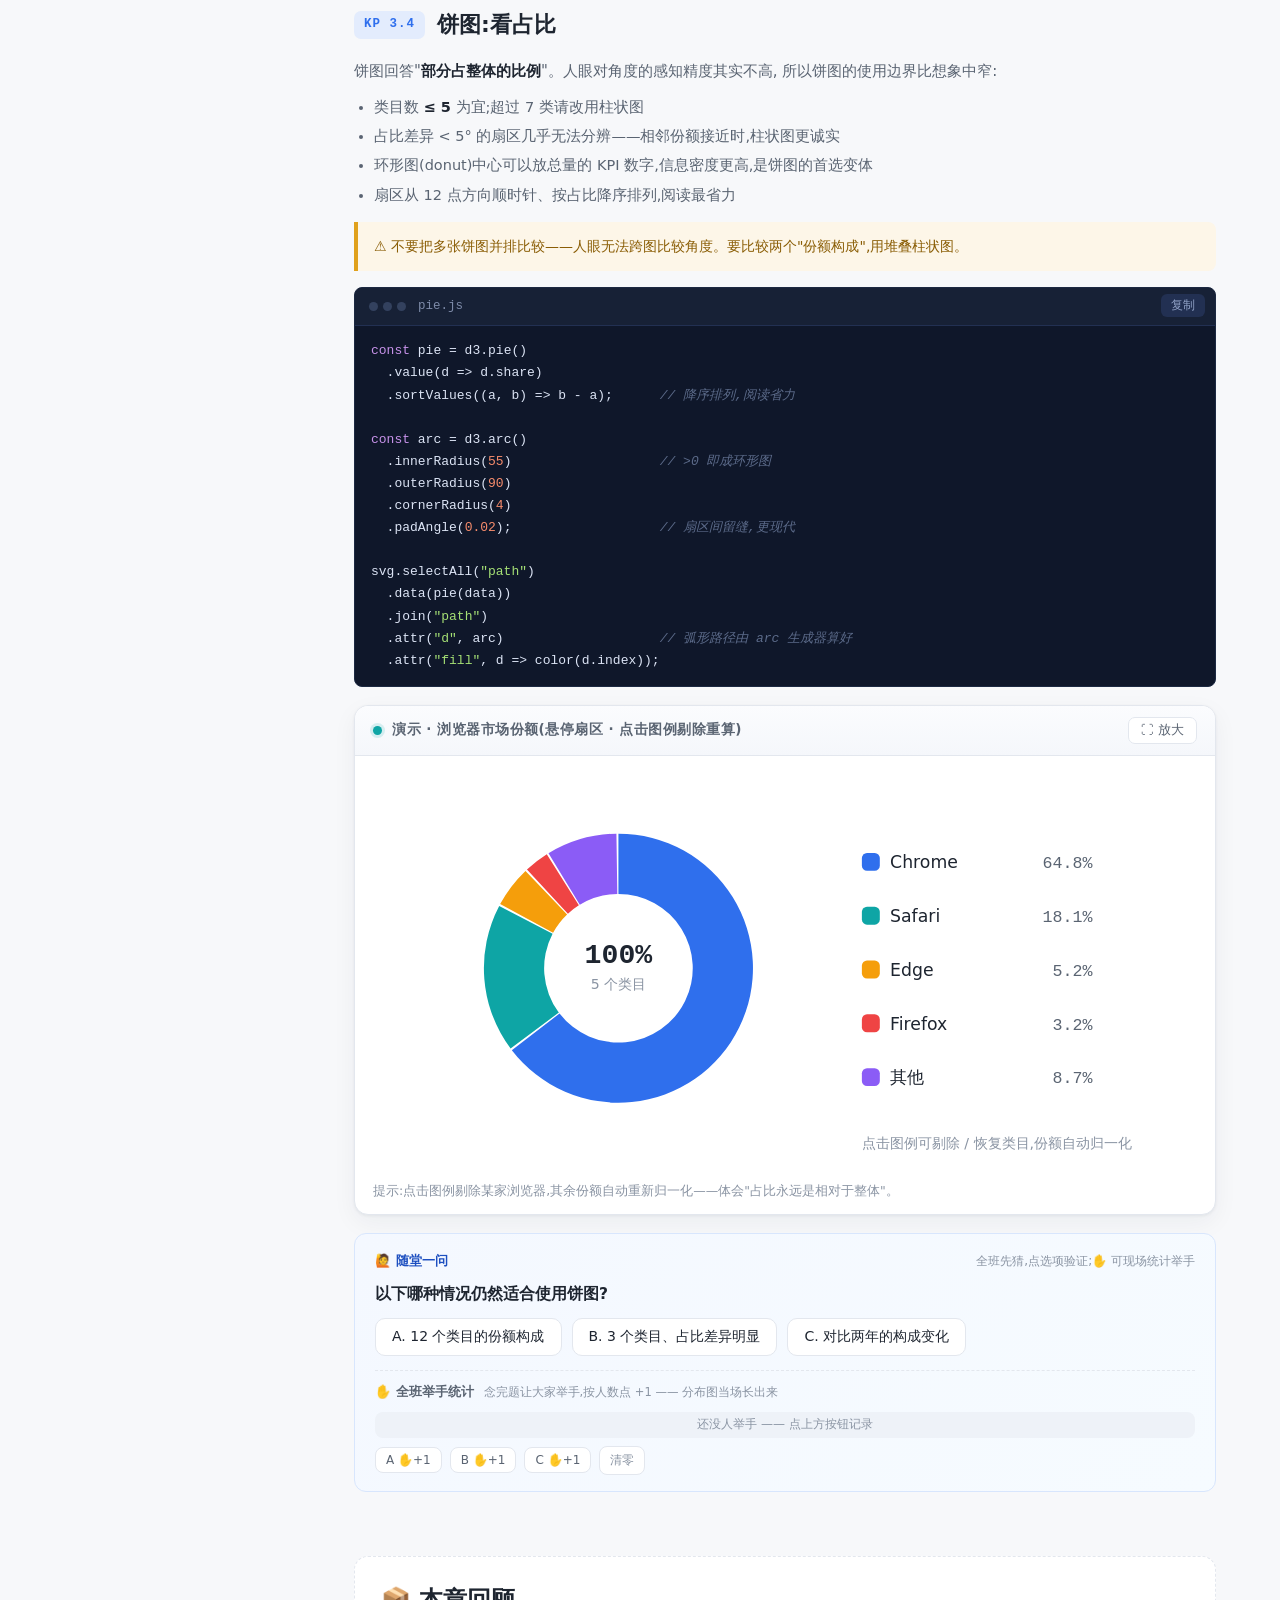
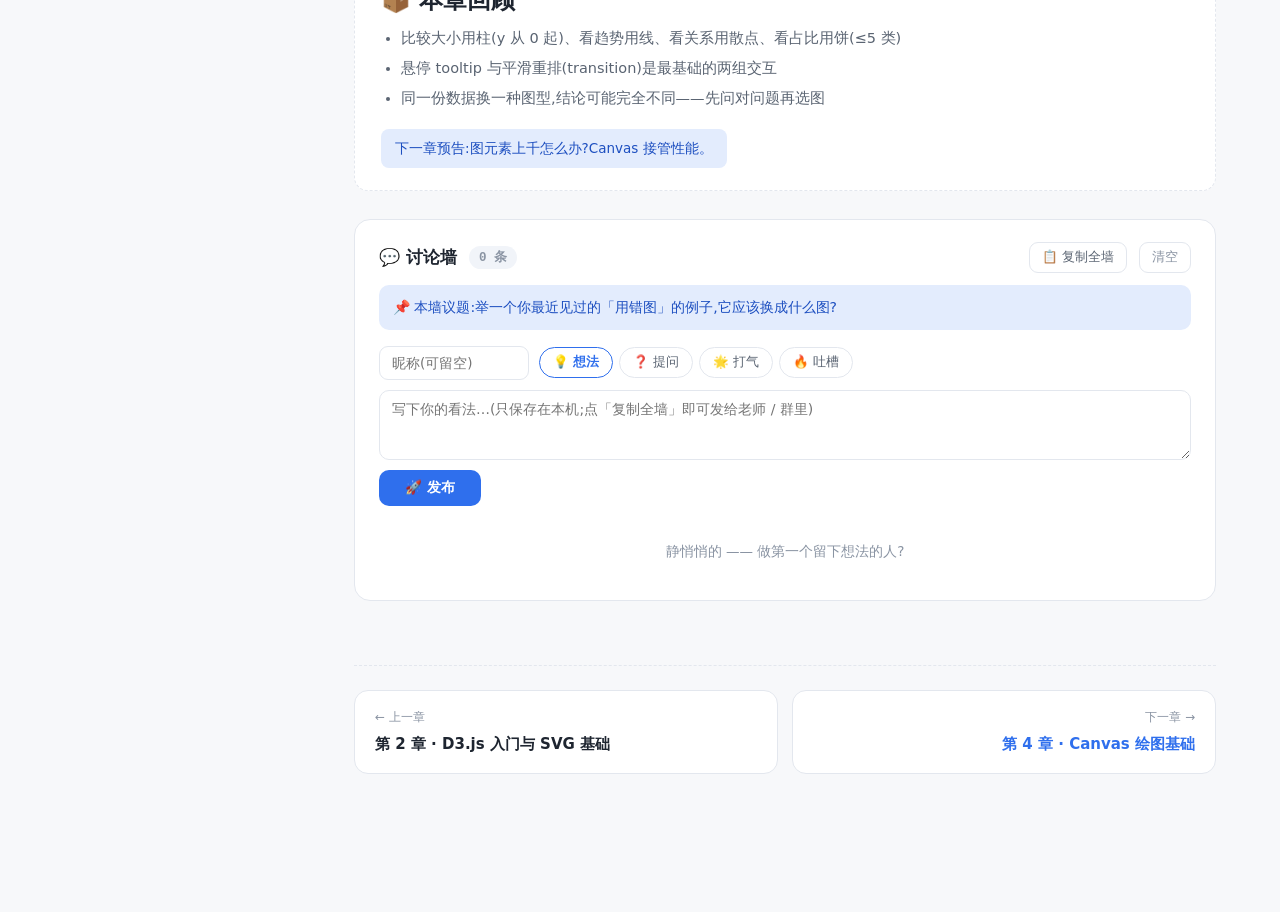
<file: chapters/ch1-3.html>
<!DOCTYPE html>
<html lang="zh-CN">
<head>
<meta charset="UTF-8">
<meta name="viewport" content="width=device-width, initial-scale=1.0">
<title>第 3 章 · D3.js 常用图表 — 可视化导论</title>
<meta name="description" content="通过交互演示学习柱状图、折线图、散点图和饼图的选择与实现。">
<link rel="icon" href="../assets/favicon.svg" type="image/svg+xml">
<link rel="stylesheet" href="../assets/style.css">
<link rel="stylesheet" href="../assets/lesson.css">
<style>
  .bar-rect { fill: #2f6fed; rx: 5px; transition: x .5s cubic-bezier(.4,0,.2,1), y .5s, height .5s, fill .2s; cursor: pointer; }
  .bar-rect:hover { fill: #1d4fc0; }
  .chart-tip { position: absolute; pointer-events: none; background: #1e2530; color: #fff; font-size: 12.5px;
    padding: 5px 10px; border-radius: 7px; transform: translate(-50%, calc(-100% - 8px)); white-space: nowrap; z-index: 5; opacity: 0; }
  .legend { display: flex; gap: 14px; flex-wrap: wrap; justify-content: center; margin-top: 10px; font-size: 12.5px; color: var(--text-2); }
  .legend span { display: inline-flex; align-items: center; gap: 6px; cursor: pointer; user-select: none; }
  .legend i { width: 11px; height: 11px; border-radius: 3px; display: inline-block; }
  .legend span.off { opacity: .35; text-decoration: line-through; }
  .pie-slice { cursor: pointer; transition: transform .25s, opacity .25s; transform-origin: center; }
  .pie-slice:hover { transform: scale(1.04); }
  .demo-relative { position: relative; }
</style>
</head>
<body>

<header class="topbar">
  <div class="topbar-inner">
    <a class="brand" href="../index.html"><span class="brand-mark">VIS</span><span>可视化导论</span></a>
    <nav><a href="../index.html#chapters">全部章节</a></nav>
  </div>
</header>

<div class="ch-layout">

  <aside class="toc">
    <a class="toc-back" href="../index.html">← 返回门户</a>
    <div class="toc-ch">第 3 章 · 图表篇</div>
    <a href="#kp1">3.1 柱状图:比较大小</a>
    <a href="#kp2">3.2 折线图:看趋势</a>
    <a href="#kp3">3.3 散点图:找关系</a>
    <a href="#kp4">3.4 饼图:看占比</a>
  </aside>

  <main>
    <div class="ch-hero">
      <span class="kicker">第 3 章 · 图表篇 · ★★☆</span>
      <h1>D3.js 常用图表</h1>
      <p class="lead">
        柱、线、散点、饼是统计图表的"四大金刚"。它们不是四种画法,
        而是<strong>四种提问方式</strong>:谁大谁小?趋势如何?两件事有关吗?份额怎么分?
        选错图表类型,再多美化也救不回来——先问对问题,再动手画图。
      </p>
      <div class="ch-tags"><span>柱状图</span><span>折线图</span><span>散点图</span><span>饼图</span><span>图表选择</span></div>
    </div>

    <div class="objectives">
      <h2>🎯 学习目标</h2>
      <ul>
        <li>掌握四大图表各自的适用问题与禁忌场景</li>
        <li>能为柱状图/折线图添加悬停提示与平滑重排动画</li>
        <li>理解散点图的"颜色 = 类别、位置 = 两个变量"编码方式</li>
        <li>知道饼图的使用边界(类目数 ≤ 5,占比差异明显)</li>
      </ul>
    </div>

    <!-- ================= KP 3.1 ================= -->
    <section class="kp" id="kp1">
      <div class="kp-head"><span class="kp-badge">KP 3.1</span><h2>柱状图:比较大小</h2></div>
      <div class="kp-body">
        <p>
          柱状图回答"分类 × 数值"的<strong>比较</strong>问题:哪个类目最大?差距多大?
          人眼对"长度"的判断极其精确(感知精度仅次于位置),这是柱状图成为默认选择的根本原因。
        </p>
        <ul>
          <li>柱宽一致、柱间距约柱宽的 20%~40%,比较才公平</li>
          <li>y 轴<strong>必须从 0 开始</strong>——截断 y 轴会放大差异,制造误导</li>
          <li>类目多且无序时,提供"按数值排序"比原顺序更有洞察力</li>
        </ul>
        <div class="note">💡 本站路径图的节点、第 1 章的加载进度,本质上都是"柱状思维":用长度编码数量。</div>
      </div>

      <div class="codeblock">
        <div class="code-head"><span class="dots"><i></i><i></i><i></i></span>bar-chart.js</div>
        <button class="copy">复制</button>
<pre><code>const x = d3.scaleBand()                    // 类目轴:每类占一个"带"
  .domain(data.map(d =&gt; d.month))
  .range([PAD, W - PAD])
  .padding(0.3);

const y = d3.scaleLinear()
  .domain([0, d3.max(data, d =&gt; d.value)])  // 柱状图 y 从 0 开始!
  .range([H - PAD, PAD]);

svg.selectAll("rect")
  .data(data, d =&gt; d.month)
  .join("rect")
  .transition().duration(500)               // 数据换序时平滑重排
  .attr("x", d =&gt; x(d.month))
  .attr("y", d =&gt; y(d.value))
  .attr("width", x.bandwidth())
  .attr("height", d =&gt; y(0) - y(d.value));</code></pre>
      </div>

      <div class="demo">
        <div class="demo-head">
          <span class="dot"></span><h3>演示 · 门店月销量(悬停看数值 · 点击排序)</h3>
          <span class="spacer"></span>
          <div class="demo-ctrl">
            <button class="primary" id="c1-sort">↕ 切换排序:原序</button>
            <button id="c1-shuffle">🎲 换一批数据</button>
          </div>
        </div>
        <div class="demo-body demo-relative" id="c1-wrap">
          <svg id="c1-svg" viewBox="0 0 640 260" style="width:100%"></svg>
          <div class="chart-tip" id="c1-tip"></div>
        </div>
        <div class="demo-tip">提示:点击「切换排序」观察柱子的交换动画——排序后"哪个月最好卖"一眼可见,这正是排序带来的洞察。</div>
      </div>
    </section>

    <!-- ================= KP 3.2 ================= -->
    <section class="kp" id="kp2">
      <div class="kp-head"><span class="kp-badge">KP 3.2</span><h2>折线图:看趋势</h2></div>
      <div class="kp-body">
        <p>
          折线图回答"<strong>随某个连续变量(通常是时间)如何变化</strong>"的问题。
          它的核心是<strong>斜率</strong>:读者看的是线段的陡缓,不是点的高低——
          上升多快?哪里突变?有没有周期性?
        </p>
        <ul>
          <li>折线数量 ≤ 4~5 条;太多线互相交叉,谁都看不清</li>
          <li>x 轴点距必须与时间间隔<strong>成比例</strong>,否则趋势失真</li>
          <li>面积图是折线的变体:线与轴之间填充,强调"累计量",适合单一序列</li>
        </ul>
        <div class="note">💡 悬停十字准线(crosshair)是折线图最实用的交互:把"某个时刻的值"精确地送到鼠标边。</div>
      </div>

      <div class="codeblock">
        <div class="code-head"><span class="dots"><i></i><i></i><i></i></span>line-chart.js</div>
        <button class="copy">复制</button>
<pre><code>const line = d3.line()
  .x(d =&gt; x(d.month))              // 位置比例尺
  .y(d =&gt; y(d.temp))
  .curve(d3.curveMonotoneX);       // 单调样条:平滑但不"过冲"

const area = d3.area()
  .x(d =&gt; x(d.month))
  .y0(y(0))                        // 面积从基线(0)铺到
  .y1(d =&gt; y(d.temp));

svg.append("path")
  .datum(data)
  .attr("d", line)                 // 一条指令画出整条折线
  .attr("fill", "none")
  .attr("stroke", "#2f6fed");</code></pre>
      </div>

      <div class="demo">
        <div class="demo-head">
          <span class="dot"></span><h3>演示 · 月平均气温(移动鼠标,十字准线取值)</h3>
          <span class="spacer"></span>
          <div class="demo-ctrl">
            <button class="primary" id="c2-area">填充面积:关</button>
            <button id="c2-city">🏙 换城市</button>
          </div>
        </div>
        <div class="demo-body demo-relative" id="c2-wrap">
          <svg id="c2-svg" viewBox="0 0 640 260" style="width:100%"></svg>
          <div class="chart-tip" id="c2-tip"></div>
        </div>
        <div class="demo-tip">提示:注意 y 轴域随城市数据自动重算——气温范围不同的两条曲线,都能恰好铺满画布。</div>
      </div>
    </section>

    <!-- ================= KP 3.3 ================= -->
    <section class="kp" id="kp3">
      <div class="kp-head"><span class="kp-badge">KP 3.3</span><h2>散点图:找关系</h2></div>
      <div class="kp-body">
        <p>
          散点图一次编码<strong>两个(甚至更多)连续变量</strong>:x 是一个、y 是另一个,
          点的疏密与走向揭示两者的关系——相关、聚类、离群点,一图全览。
        </p>
        <ul>
          <li>位置是感知精度最高的视觉通道,散点图把它用到了极致</li>
          <li>第三个变量可以用<strong>颜色(类别)</strong>或<strong>大小(数值)</strong>编码,再多就该慎重</li>
          <li>几百点以上注意"过度绘制"(点叠成一团),可调透明度或换 Canvas(第 4 章)</li>
        </ul>
        <div class="note">💡 交互要点:悬停看坐标是基本盘;图例点击过滤、框选联动(第 5 章)是进阶。</div>
      </div>

      <div class="codeblock">
        <div class="code-head"><span class="dots"><i></i><i></i><i></i></span>scatter.js</div>
        <button class="copy">复制</button>
<pre><code>const x = d3.scaleLinear().domain(d3.extent(data, d =&gt; d.height)).range([PAD, W - PAD]);
const y = d3.scaleLinear().domain(d3.extent(data, d =&gt; d.weight)).range([H - PAD, PAD]);

svg.selectAll("circle")
  .data(data)
  .join("circle")
  .attr("cx", d =&gt; x(d.height))
  .attr("cy", d =&gt; y(d.weight))
  .attr("r",  5)
  .attr("fill", d =&gt; color(d.group))     // 颜色 = 类别
  .attr("fill-opacity", 0.75);             // 半透明,缓解重叠</code></pre>
      </div>

      <div class="demo">
        <div class="demo-head">
          <span class="dot"></span><h3>演示 · 身高与体重(点我高亮同组 · 图例可过滤)</h3>
          <span class="spacer"></span>
          <div class="demo-ctrl">
            <button class="primary" id="c3-regen">🎲 重新采样</button>
          </div>
        </div>
        <div class="demo-body demo-relative" id="c3-wrap">
          <svg id="c3-svg" viewBox="0 0 640 300" style="width:100%"></svg>
          <div class="chart-tip" id="c3-tip"></div>
          <div class="legend" id="c3-legend">
            <span data-g="0"><i style="background:#2f6fed"></i>篮球组</span>
            <span data-g="1"><i style="background:#f59e0b"></i>游泳组</span>
            <span data-g="2"><i style="background:#0ea5a5"></i>棋类组</span>
          </div>
        </div>
        <div class="demo-tip">提示:点击任一点,同组点亮、其他变暗——散点图的"组内模式"瞬间凸显。再点图例试试整组过滤。</div>
      </div>
    </section>

    <!-- ================= KP 3.4 ================= -->
    <section class="kp" id="kp4">
      <div class="kp-head"><span class="kp-badge">KP 3.4</span><h2>饼图:看占比</h2></div>
      <div class="kp-body">
        <p>
          饼图回答"<strong>部分占整体的比例</strong>"。人眼对角度的感知精度其实不高,
          所以饼图的使用边界比想象中窄:
        </p>
        <ul>
          <li>类目数 <strong>≤ 5</strong> 为宜;超过 7 类请改用柱状图</li>
          <li>占比差异 &lt; 5° 的扇区几乎无法分辨——相邻份额接近时,柱状图更诚实</li>
          <li>环形图(donut)中心可以放总量的 KPI 数字,信息密度更高,是饼图的首选变体</li>
          <li>扇区从 12 点方向顺时针、按占比降序排列,阅读最省力</li>
        </ul>
        <div class="note warn">⚠️ 不要把多张饼图并排比较——人眼无法跨图比较角度。要比较两个"份额构成",用堆叠柱状图。</div>
      </div>

      <div class="codeblock">
        <div class="code-head"><span class="dots"><i></i><i></i><i></i></span>pie.js</div>
        <button class="copy">复制</button>
<pre><code>const pie = d3.pie()
  .value(d =&gt; d.share)
  .sortValues((a, b) =&gt; b - a);      // 降序排列,阅读省力

const arc = d3.arc()
  .innerRadius(55)                   // &gt;0 即成环形图
  .outerRadius(90)
  .cornerRadius(4)
  .padAngle(0.02);                   // 扇区间留缝,更现代

svg.selectAll("path")
  .data(pie(data))
  .join("path")
  .attr("d", arc)                    // 弧形路径由 arc 生成器算好
  .attr("fill", d =&gt; color(d.index));</code></pre>
      </div>

      <div class="demo">
        <div class="demo-head">
          <span class="dot"></span><h3>演示 · 浏览器市场份额(悬停扇区 · 点击图例剔除重算)</h3>
          <span class="spacer"></span>
        </div>
        <div class="demo-body demo-relative" id="c4-wrap">
          <svg id="c4-svg" viewBox="0 0 640 300" style="width:100%"></svg>
          <div class="chart-tip" id="c4-tip"></div>
        </div>
        <div class="demo-tip">提示:点击图例剔除某家浏览器,其余份额自动重新归一化——体会"占比永远是相对于整体"。</div>
      </div>
    </section>

    <div class="ch-pager">
      <a href="ch1-2.html"><span class="dir">← 上一章</span><span class="ttl">第 2 章 · D3.js 入门与 SVG 基础</span></a>
      <a class="next" href="ch2-1.html"><span class="dir">下一章 →</span><span class="ttl">第 4 章 · Canvas 绘图基础</span></a>
    </div>
  </main>
</div>

<script src="../assets/main.js"></script>
<script src="../assets/lesson.js"></script>
<script>
(function () {
  const V = window.Vis;

  /* ========== 演示 3.1 柱状图 ========== */
  const c1svg = document.getElementById("c1-svg");
  const c1tip = document.getElementById("c1-tip");
  const c1wrap = document.getElementById("c1-wrap");
  const W = 640, H = 260, PL = 46, PB = 36, PT = 26;
  let c1data = [], c1sorted = false;

  function c1rand() {
    const months = ["1月","2月","3月","4月","5月","6月","7月","8月"];
    c1data = months.map((m) => ({ m, v: Math.round(40 + Math.random() * 160) }));
  }
  function c1render() {
    const arr = c1sorted ? [...c1data].sort((a, b) => b.v - a.v) : c1data;
    const max = Math.max(...arr.map((d) => d.v)) * 1.15;
    const y = V.scaleLinear(0, max, H - PB, PT);
    const bw = (W - PL - 16) / arr.length - 14;
    c1svg.innerHTML = "";
    // 网格与 y 刻度
    for (let i = 0; i <= 4; i++) {
      const val = (max / 4) * i, yy = y(val);
      c1svg.appendChild(V.svgEl("line", { x1: PL, x2: W - 10, y1: yy, y2: yy, stroke: "#e9edf3" }));
      const t = V.svgEl("text", { x: PL - 8, y: yy + 4, "text-anchor": "end", "font-size": 11, fill: "#8a94a3" });
      t.textContent = Math.round(val); c1svg.appendChild(t);
    }
    arr.forEach((d, i) => {
      const x = PL + i * ((W - PL - 16) / arr.length) + 7;
      const r = V.svgEl("rect", { class: "bar-rect", x, y: y(d.v), width: bw, height: y(0) - y(d.v), rx: 5 });
      r.addEventListener("mousemove", (e) => {
        c1tip.style.opacity = 1;
        c1tip.style.left = e.clientX - c1wrap.getBoundingClientRect().left + "px";
        c1tip.style.top = e.clientY - c1wrap.getBoundingClientRect().top + "px";
        c1tip.textContent = `${d.m}:${d.v} 件`;
      });
      r.addEventListener("mouseleave", () => (c1tip.style.opacity = 0));
      const lb = V.svgEl("text", { x: x + bw / 2, y: y(d.v) - 7, "text-anchor": "middle", "font-size": 11, fill: "#5a6472", "font-family": "var(--mono)" });
      lb.textContent = d.v;
      const xl = V.svgEl("text", { x: x + bw / 2, y: H - 12, "text-anchor": "middle", "font-size": 12, fill: "#8a94a3" });
      xl.textContent = d.m;
      c1svg.appendChild(r); c1svg.appendChild(lb); c1svg.appendChild(xl);
    });
  }
  document.getElementById("c1-sort").addEventListener("click", (e) => {
    c1sorted = !c1sorted;
    e.target.textContent = c1sorted ? "↕ 切换排序:降序" : "↕ 切换排序:原序";
    c1render();
  });
  document.getElementById("c1-shuffle").addEventListener("click", () => { c1rand(); c1render(); });
  c1rand(); c1render();

  /* ========== 演示 3.2 折线图 + 十字准线 ========== */
  const c2svg = document.getElementById("c2-svg");
  const c2tip = document.getElementById("c2-tip");
  const c2wrap = document.getElementById("c2-wrap");
  const CITIES = {
    "北京(1951–2020 均值)": [-4, -1, 6, 14, 20, 25, 27, 26, 21, 13, 4, -2],
    "广州": [14, 15, 18, 22, 26, 28, 29, 29, 28, 25, 20, 16],
    "哈尔滨": [-18, -13, -3, 7, 15, 21, 23, 22, 15, 6, -6, -15],
  };
  const cityNames = Object.keys(CITIES);
  let cityIdx = 0, showArea = false;

  function c2render() {
    const name = cityNames[cityIdx];
    const temps = CITIES[name];
    const months = temps.map((_, i) => (i + 1) + "月");
    const minT = Math.min(...temps) - 3, maxT = Math.max(...temps) + 3;
    const x = V.scaleLinear(0, 11, PL, W - 24);
    const y = V.scaleLinear(minT, maxT, H - PB, PT);
    c2svg.innerHTML = "";
    // 网格
    for (let i = 0; i <= 4; i++) {
      const val = minT + ((maxT - minT) / 4) * i, yy = y(val);
      c2svg.appendChild(V.svgEl("line", { x1: PL, x2: W - 24, y1: yy, y2: yy, stroke: "#e9edf3" }));
      const t = V.svgEl("text", { x: PL - 8, y: yy + 4, "text-anchor": "end", "font-size": 11, fill: "#8a94a3" });
      t.textContent = Math.round(val) + "℃"; c2svg.appendChild(t);
    }
    months.forEach((m, i) => {
      if (i % 2 === 0) {
        const t = V.svgEl("text", { x: x(i), y: H - 12, "text-anchor": "middle", "font-size": 11, fill: "#8a94a3" });
        t.textContent = m; c2svg.appendChild(t);
      }
    });
    const pts = temps.map((t, i) => [x(i), y(t)]);
    // 面积
    if (showArea) {
      const dArea = `M ${pts[0][0]},${y(minT)} ` + pts.map((p) => `L ${p[0]},${p[1]}`).join(" ") + ` L ${pts[11][0]},${y(minT)} Z`;
      const area = V.svgEl("path", { d: dArea, fill: "#2f6fed", opacity: .12 });
      area.style.transition = "opacity .3s";
      c2svg.appendChild(area);
    }
    // 折线
    const dLine = "M " + pts.map((p) => p.join(",")).join(" L ");
    c2svg.appendChild(V.svgEl("path", { d: dLine, fill: "none", stroke: "#2f6fed", "stroke-width": 3, "stroke-linecap": "round", "stroke-linejoin": "round" }));
    // 数据点
    pts.forEach((p, i) => c2svg.appendChild(V.svgEl("circle", { cx: p[0], cy: p[1], r: 3.5, fill: "#fff", stroke: "#2f6fed", "stroke-width": 2 })));
    // 标题
    const tt = V.svgEl("text", { x: PL + 4, y: 16, "font-size": 12.5, fill: "#5a6472", "font-weight": 600 });
    tt.textContent = name; c2svg.appendChild(tt);
    // 十字准线(默认隐藏)—— 元素与比例尺存入 c2ref,事件只绑定一次
    const vline = V.svgEl("line", { y1: PT - 6, y2: H - PB, stroke: "#b6c2d6", "stroke-dasharray": "4 4", opacity: 0 });
    const hline = V.svgEl("line", { x1: PL, x2: W - 24, stroke: "#b6c2d6", "stroke-dasharray": "4 4", opacity: 0 });
    const hdot = V.svgEl("circle", { r: 5, fill: "#2f6fed", stroke: "#fff", "stroke-width": 2, opacity: 0 });
    c2svg.appendChild(vline); c2svg.appendChild(hline); c2svg.appendChild(hdot);
    c2ref = { x, y, temps, months, vline, hline, hdot };
  }
  let c2ref = null;
  c2svg.addEventListener("mousemove", (e) => {
    if (!c2ref) return;
    const { x, y, temps, months, vline, hline, hdot } = c2ref;
    const rect = c2svg.getBoundingClientRect();
    const mx = ((e.clientX - rect.left) / rect.width) * W;
    const i = Math.max(0, Math.min(11, Math.round((mx - PL) / ((W - 24 - PL) / 11))));
    vline.setAttribute("x1", x(i)); vline.setAttribute("x2", x(i)); vline.setAttribute("opacity", 1);
    hline.setAttribute("y1", y(temps[i])); hline.setAttribute("y2", y(temps[i])); hline.setAttribute("opacity", 1);
    hdot.setAttribute("cx", x(i)); hdot.setAttribute("cy", y(temps[i])); hdot.setAttribute("opacity", 1);
    c2tip.style.opacity = 1;
    c2tip.style.left = e.clientX - c2wrap.getBoundingClientRect().left + "px";
    c2tip.style.top = e.clientY - c2wrap.getBoundingClientRect().top + "px";
    c2tip.textContent = `${months[i]}:${temps[i]}℃`;
  });
  c2svg.addEventListener("mouseleave", () => {
    c2tip.style.opacity = 0;
    if (c2ref) [c2ref.vline, c2ref.hline, c2ref.hdot].forEach((n) => n.setAttribute("opacity", 0));
  });
  document.getElementById("c2-area").addEventListener("click", (e) => {
    showArea = !showArea;
    e.target.textContent = showArea ? "填充面积:开" : "填充面积:关";
    c2render();
  });
  document.getElementById("c2-city").addEventListener("click", () => { cityIdx = (cityIdx + 1) % cityNames.length; c2render(); });
  c2render();

  /* ========== 演示 3.3 散点图 ========== */
  const c3svg = document.getElementById("c3-svg");
  const c3tip = document.getElementById("c3-tip");
  const c3wrap = document.getElementById("c3-wrap");
  const H3 = 300;
  const GROUPS = [
    { name: "篮球组", color: "#2f6fed", h: [180, 200], w: [70, 95], n: 14 },
    { name: "游泳组", color: "#f59e0b", h: [170, 188], w: [60, 78], n: 13 },
    { name: "棋类组", color: "#0ea5a5", h: [158, 178], w: [48, 68], n: 13 },
  ];
  let c3pts = [], c3hidden = new Set(), c3focus = null;

  function c3sample() {
    let s = 7;
    const rnd = () => ((s = (s * 9301 + 49297) % 233280) / 233280);
    c3pts = [];
    GROUPS.forEach((g, gi) => {
      for (let i = 0; i < g.n; i++) {
        c3pts.push({
          h: g.h[0] + rnd() * (g.h[1] - g.h[0]),
          w: g.w[0] + rnd() * (g.w[1] - g.w[0]),
          g: gi,
        });
      }
    });
  }
  function c3render() {
    const pts = c3pts.filter((p) => !c3hidden.has(p.g));
    const xs = pts.map((p) => p.h), ys = pts.map((p) => p.w);
    const x = V.scaleLinear(Math.min(...xs) - 4, Math.max(...xs) + 4, 52, W - 20);
    const y = V.scaleLinear(Math.min(...ys) - 4, Math.max(...ys) + 4, H3 - 40, 26);
    c3svg.innerHTML = "";
    // 网格
    for (let i = 0; i <= 4; i++) {
      const xv = Math.min(...xs) - 4 + ((Math.max(...xs) + 4 - (Math.min(...xs) - 4)) / 4) * i;
      const yv = Math.min(...ys) - 4 + ((Math.max(...ys) + 4 - (Math.min(...ys) - 4)) / 4) * i;
      c3svg.appendChild(V.svgEl("line", { x1: x(xv), x2: x(xv), y1: 20, y2: H3 - 40, stroke: "#eef1f6" }));
      c3svg.appendChild(V.svgEl("line", { x1: 52, x2: W - 20, y1: y(yv), y2: y(yv), stroke: "#eef1f6" }));
      const tx = V.svgEl("text", { x: x(xv), y: H3 - 24, "text-anchor": "middle", "font-size": 10.5, fill: "#8a94a3" });
      tx.textContent = Math.round(xv); c3svg.appendChild(tx);
      const ty = V.svgEl("text", { x: 44, y: y(yv) + 4, "text-anchor": "end", "font-size": 10.5, fill: "#8a94a3" });
      ty.textContent = Math.round(yv); c3svg.appendChild(ty);
    }
    const xl = V.svgEl("text", { x: (52 + W - 20) / 2, y: H3 - 6, "text-anchor": "middle", "font-size": 12, fill: "#5a6472" });
    xl.textContent = "身高 (cm)"; c3svg.appendChild(xl);
    const yl = V.svgEl("text", { x: 14, y: (H3 - 40 + 26) / 2, "font-size": 12, fill: "#5a6472", transform: `rotate(-90 14 ${(H3 - 14) / 2})`, "text-anchor": "middle" });
    yl.textContent = "体重 (kg)"; c3svg.appendChild(yl);
    // 点
    c3pts.forEach((p) => {
      if (c3hidden.has(p.g)) return;
      const dim = c3focus !== null && c3focus !== p.g;
      const c = V.svgEl("circle", {
        cx: x(p.h), cy: y(p.w), r: 6,
        fill: GROUPS[p.g].color, opacity: dim ? 0.12 : 0.8,
        stroke: dim ? "none" : "#fff", "stroke-width": 1.5, cursor: "pointer",
      });
      c.style.transition = "opacity .25s";
      c.addEventListener("mousemove", (e) => {
        c3tip.style.opacity = 1;
        c3tip.style.left = e.clientX - c3wrap.getBoundingClientRect().left + "px";
        c3tip.style.top = e.clientY - c3wrap.getBoundingClientRect().top + "px";
        c3tip.textContent = `${GROUPS[p.g].name} · ${p.h.toFixed(0)}cm / ${p.w.toFixed(0)}kg`;
      });
      c.addEventListener("mouseleave", () => (c3tip.style.opacity = 0));
      c.addEventListener("click", () => { c3focus = c3focus === p.g ? null : p.g; c3render(); });
      c3svg.appendChild(c);
    });
  }
  document.getElementById("c3-regen").addEventListener("click", () => { c3sample(); c3render(); });
  document.querySelectorAll("#c3-legend span").forEach((sp) =>
    sp.addEventListener("click", () => {
      const g = +sp.dataset.g;
      if (c3hidden.has(g)) c3hidden.delete(g); else c3hidden.add(g);
      sp.classList.toggle("off");
      c3render();
    }));
  c3sample(); c3render();

  /* ========== 演示 3.4 环形图 ========== */
  const c4svg = document.getElementById("c4-svg");
  const c4tip = document.getElementById("c4-tip");
  const c4wrap = document.getElementById("c4-wrap");
  const BROWSERS = [
    { name: "Chrome", v: 64.8 }, { name: "Safari", v: 18.1 },
    { name: "Edge", v: 5.2 }, { name: "Firefox", v: 3.2 }, { name: "其他", v: 8.7 },
  ];
  let c4off = new Set();

  function polar(cx, cy, r, ang) { return [cx + r * Math.cos(ang), cy + r * Math.sin(ang)]; }
  function arcPath(cx, cy, r0, r1, a0, a1) {
    const [sx, sy] = polar(cx, cy, r1, a0), [ex, ey] = polar(cx, cy, r1, a1);
    const [sxi, syi] = polar(cx, cy, r0, a1), [exi, eyi] = polar(cx, cy, r0, a0);
    const large = a1 - a0 > Math.PI ? 1 : 0;
    return `M ${sx} ${sy} A ${r1} ${r1} 0 ${large} 1 ${ex} ${ey} L ${sxi} ${syi} A ${r0} ${r0} 0 ${large} 0 ${exi} ${eyi} Z`;
  }
  function c4render() {
    const act = BROWSERS.filter((b, i) => !c4off.has(i));
    const total = act.reduce((s, b) => s + b.v, 0);
    c4svg.innerHTML = "";
    const cx = 190, cy = 150, r0 = 58, r1 = 105;
    let ang = -Math.PI / 2;
    act.forEach((b) => {
      const frac = b.v / total;
      const a0 = ang, a1 = ang + frac * Math.PI * 2 - 0.015;
      ang += frac * Math.PI * 2;
      const color = V.palette[BROWSERS.indexOf(b) % 8];
      const p = V.svgEl("path", { d: arcPath(cx, cy, r0, r1, a0, a1), fill: color, class: "pie-slice" });
      p.addEventListener("mousemove", (e) => {
        c4tip.style.opacity = 1;
        c4tip.style.left = e.clientX - c4wrap.getBoundingClientRect().left + "px";
        c4tip.style.top = e.clientY - c4wrap.getBoundingClientRect().top + "px";
        c4tip.textContent = `${b.name}:${b.v}% → 归一化 ${(frac * 100).toFixed(1)}%`;
      });
      p.addEventListener("mouseleave", () => (c4tip.style.opacity = 0));
      c4svg.appendChild(p);
    });
    // 中心 KPI
    const t1 = V.svgEl("text", { x: cx, y: cy - 4, "text-anchor": "middle", "font-size": 22, "font-weight": 800, fill: "#1e2530", "font-family": "var(--mono)" });
    t1.textContent = "100%";
    const t2 = V.svgEl("text", { x: cx, y: cy + 16, "text-anchor": "middle", "font-size": 11, fill: "#8a94a3" });
    t2.textContent = act.length + " 个类目";
    c4svg.appendChild(t1); c4svg.appendChild(t2);
    // 图例
    BROWSERS.forEach((b, i) => {
      const ly = 60 + i * 42;
      const off = c4off.has(i);
      const g = V.svgEl("g", { cursor: "pointer", opacity: off ? 0.35 : 1 });
      g.appendChild(V.svgEl("rect", { x: 380, y: ly, width: 14, height: 14, rx: 4, fill: V.palette[i % 8] }));
      const lt = V.svgEl("text", { x: 402, y: ly + 12, "font-size": 13.5, fill: "#1e2530" });
      lt.textContent = b.name;
      const vt = V.svgEl("text", { x: 560, y: ly + 12, "font-size": 13, fill: "#5a6472", "font-family": "var(--mono)", "text-anchor": "end" });
      vt.textContent = off ? "—" : (b.v / total * 100).toFixed(1) + "%";
      g.appendChild(lt); g.appendChild(vt);
      g.addEventListener("click", () => {
        if (c4off.has(i)) c4off.delete(i); else c4off.add(i);
        c4render();
      });
      c4svg.appendChild(g);
    });
    const hint = V.svgEl("text", { x: 380, y: 290, "font-size": 11, fill: "#8a94a3" });
    hint.textContent = "点击图例可剔除 / 恢复类目,份额自动归一化";
    c4svg.appendChild(hint);
  }
  c4render();
})();
</script>
</body>
</html>
</file>
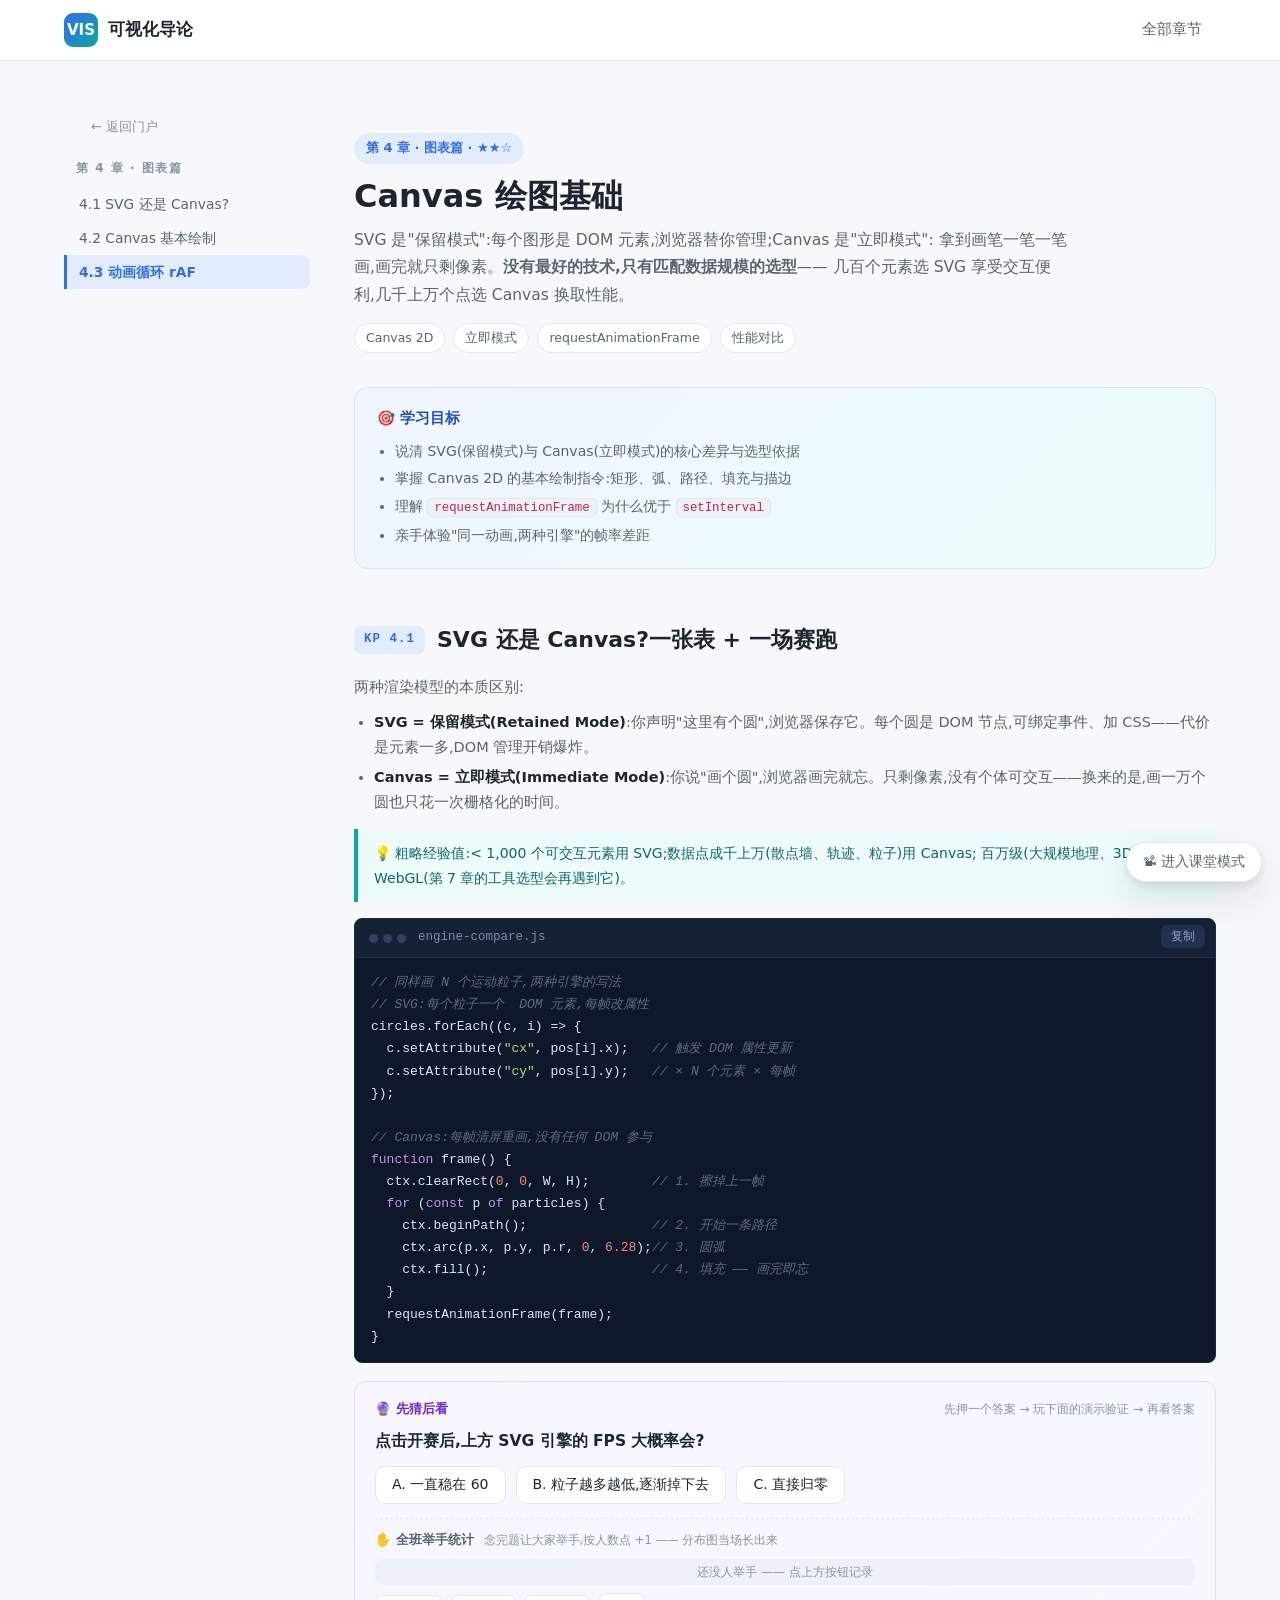
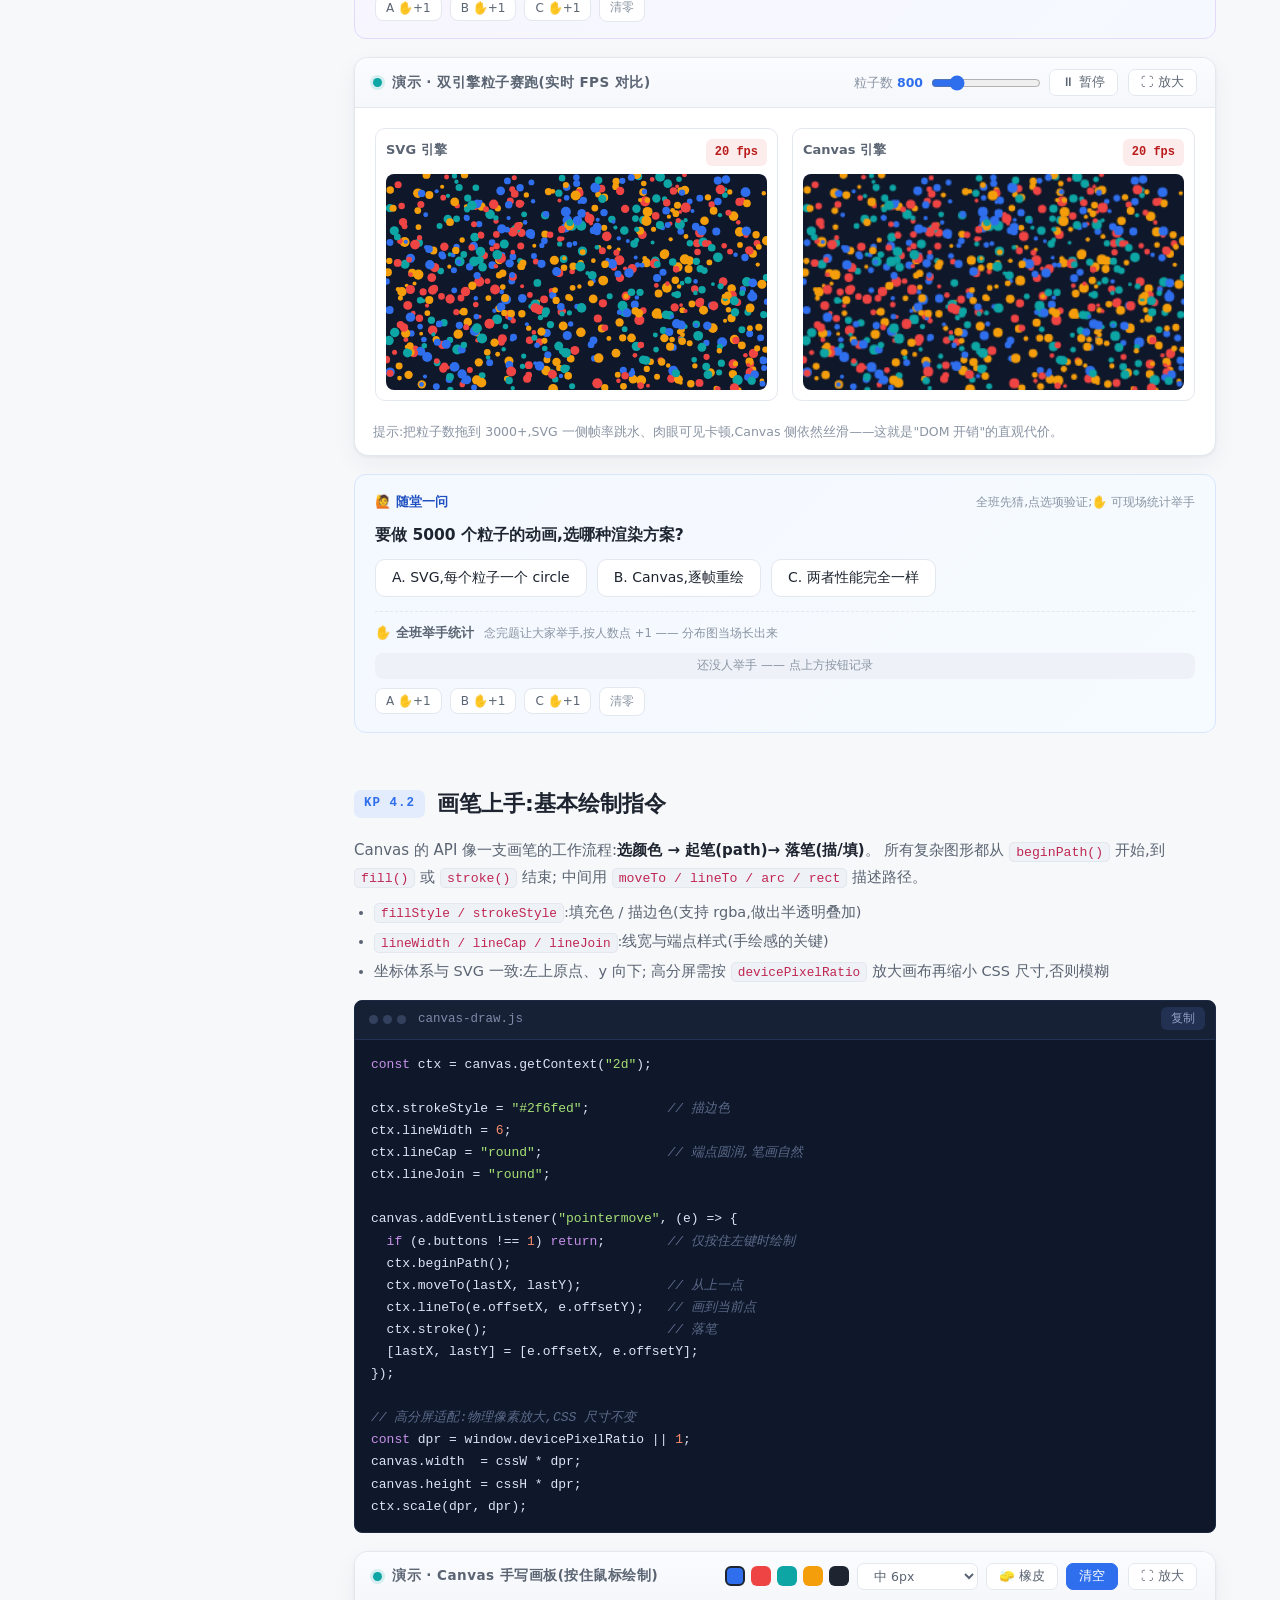
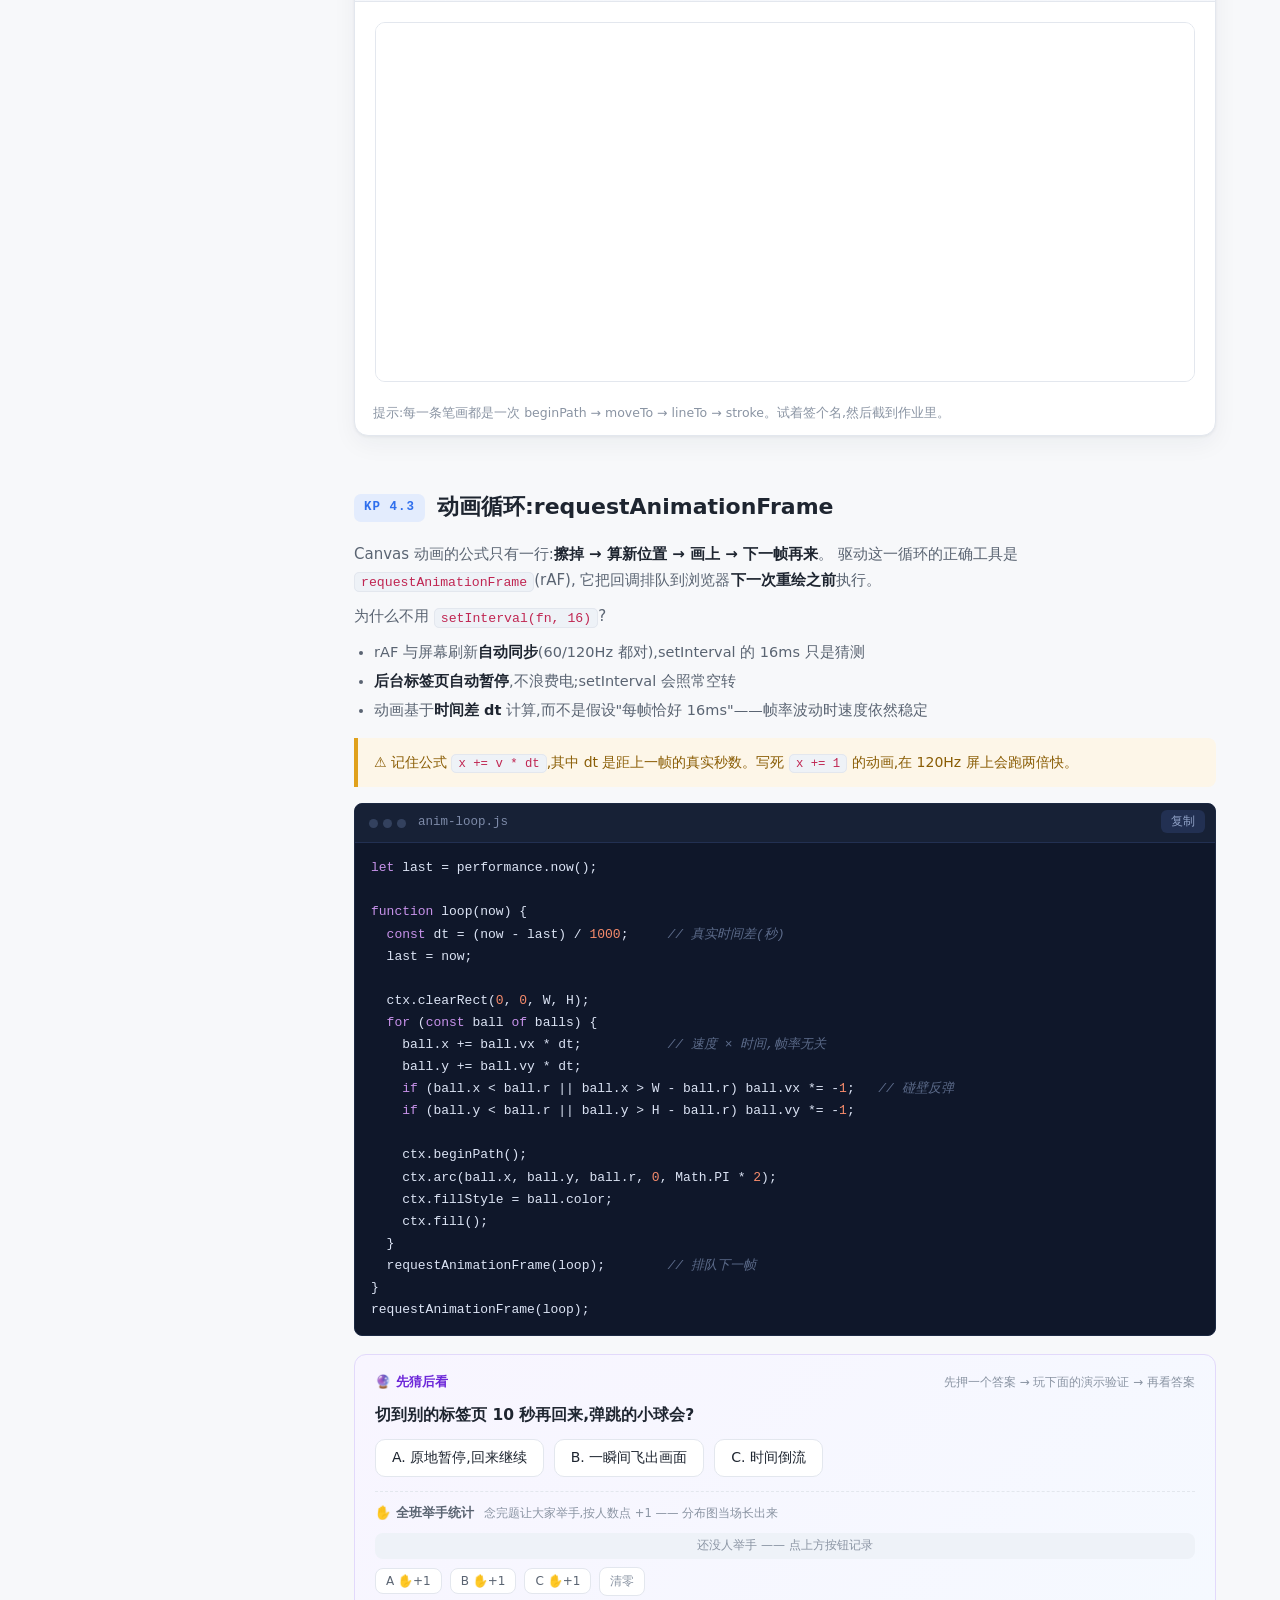
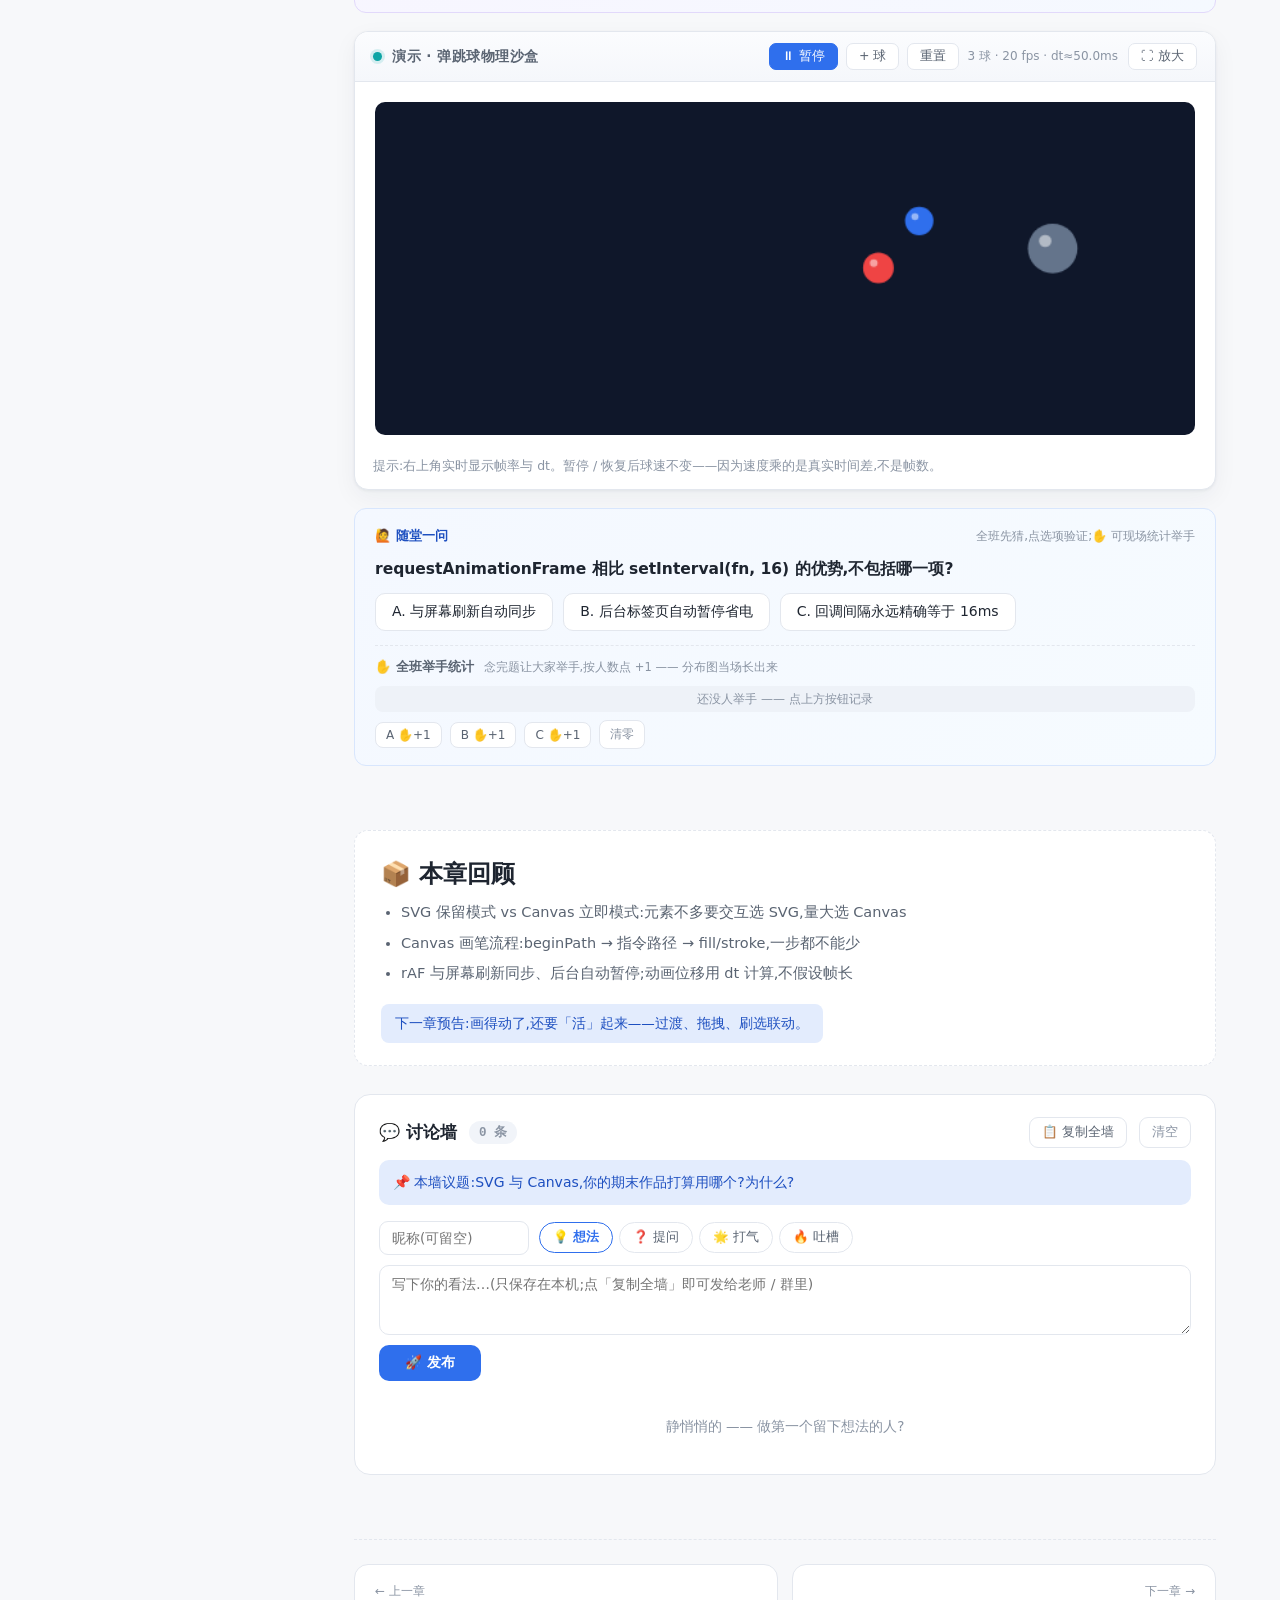
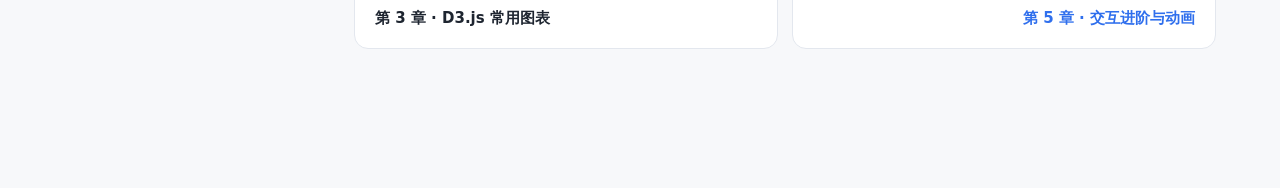
<file: chapters/ch2-1.html>
<!DOCTYPE html>
<html lang="zh-CN">
<head>
<meta charset="UTF-8">
<meta name="viewport" content="width=device-width, initial-scale=1.0">
<title>第 4 章 · Canvas 绘图基础 — 可视化导论</title>
<meta name="description" content="比较 SVG 与 Canvas,学习 Canvas 绘图指令和 requestAnimationFrame 动画循环。">
<link rel="icon" href="../assets/favicon.svg" type="image/svg+xml">
<link rel="stylesheet" href="../assets/style.css">
<link rel="stylesheet" href="../assets/lesson.css">
<style>
  .fps-tag { font-family: var(--mono); font-size: 12px; padding: 3px 9px; border-radius: 6px; display: inline-block; }
  .fps-good { background: #e7f9f0; color: #0b6a4a; }
  .fps-mid  { background: #fdf6e8; color: #8a5d05; }
  .fps-bad  { background: #fdecec; color: #b91c1c; }
  .engine-grid { display: grid; grid-template-columns: 1fr 1fr; gap: 14px; }
  .engine-grid > div { border: 1px solid var(--border); border-radius: 10px; padding: 10px; }
  .engine-grid h4 { font-size: 13px; color: var(--text-2); margin-bottom: 8px; display: flex; justify-content: space-between; }
  .engine-grid canvas, .engine-grid svg { width: 100%; border-radius: 8px; background: #0f172a; display: block; }
  #draw-canvas { width: 100%; background: #fff; border: 1px solid var(--border); border-radius: 10px; cursor: crosshair; touch-action: none; }
  .swatches { display: inline-flex; gap: 6px; vertical-align: middle; }
  .swatches i { width: 20px; height: 20px; border-radius: 6px; cursor: pointer; display: inline-block; border: 2px solid transparent; }
  .swatches i.on { border-color: #1e2530; }
</style>
</head>
<body>

<header class="topbar">
  <div class="topbar-inner">
    <a class="brand" href="../index.html"><span class="brand-mark">VIS</span><span>可视化导论</span></a>
    <nav><a href="../index.html#chapters">全部章节</a></nav>
  </div>
</header>

<div class="ch-layout">

  <aside class="toc">
    <a class="toc-back" href="../index.html">← 返回门户</a>
    <div class="toc-ch">第 4 章 · 图表篇</div>
    <a href="#kp1">4.1 SVG 还是 Canvas?</a>
    <a href="#kp2">4.2 Canvas 基本绘制</a>
    <a href="#kp3">4.3 动画循环 rAF</a>
  </aside>

  <main>
    <div class="ch-hero">
      <span class="kicker">第 4 章 · 图表篇 · ★★☆</span>
      <h1>Canvas 绘图基础</h1>
      <p class="lead">
        SVG 是"保留模式":每个图形是 DOM 元素,浏览器替你管理;Canvas 是"立即模式":
        拿到画笔一笔一笔画,画完就只剩像素。<strong>没有最好的技术,只有匹配数据规模的选型</strong>——
        几百个元素选 SVG 享受交互便利,几千上万个点选 Canvas 换取性能。
      </p>
      <div class="ch-tags"><span>Canvas 2D</span><span>立即模式</span><span>requestAnimationFrame</span><span>性能对比</span></div>
    </div>

    <div class="objectives">
      <h2>🎯 学习目标</h2>
      <ul>
        <li>说清 SVG(保留模式)与 Canvas(立即模式)的核心差异与选型依据</li>
        <li>掌握 Canvas 2D 的基本绘制指令:矩形、弧、路径、填充与描边</li>
        <li>理解 <code>requestAnimationFrame</code> 为什么优于 <code>setInterval</code></li>
        <li>亲手体验"同一动画,两种引擎"的帧率差距</li>
      </ul>
    </div>

    <!-- ================= KP 4.1 ================= -->
    <section class="kp" id="kp1">
      <div class="kp-head"><span class="kp-badge">KP 4.1</span><h2>SVG 还是 Canvas?一张表 + 一场赛跑</h2></div>
      <div class="kp-body">
        <p>两种渲染模型的本质区别:
        </p>
        <ul>
          <li><strong>SVG = 保留模式(Retained Mode)</strong>:你声明"这里有个圆",浏览器保存它。每个圆是 DOM 节点,可绑定事件、加 CSS——代价是元素一多,DOM 管理开销爆炸。</li>
          <li><strong>Canvas = 立即模式(Immediate Mode)</strong>:你说"画个圆",浏览器画完就忘。只剩像素,没有个体可交互——换来的是,画一万个圆也只花一次栅格化的时间。</li>
        </ul>
        <div class="note">💡 粗略经验值:&lt; 1,000 个可交互元素用 SVG;数据点成千上万(散点墙、轨迹、粒子)用 Canvas;
        百万级(大规模地理、3D)上 WebGL(第 7 章的工具选型会再遇到它)。</div>
      </div>

      <div class="codeblock">
        <div class="code-head"><span class="dots"><i></i><i></i><i></i></span>engine-compare.js</div>
        <button class="copy">复制</button>
<pre><code>// 同样画 N 个运动粒子,两种引擎的写法
// SVG:每个粒子一个 <circle> DOM 元素,每帧改属性
circles.forEach((c, i) =&gt; {
  c.setAttribute("cx", pos[i].x);   // 触发 DOM 属性更新
  c.setAttribute("cy", pos[i].y);   // × N 个元素 × 每帧
});

// Canvas:每帧清屏重画,没有任何 DOM 参与
function frame() {
  ctx.clearRect(0, 0, W, H);        // 1. 擦掉上一帧
  for (const p of particles) {
    ctx.beginPath();                // 2. 开始一条路径
    ctx.arc(p.x, p.y, p.r, 0, 6.28);// 3. 圆弧
    ctx.fill();                     // 4. 填充 —— 画完即忘
  }
  requestAnimationFrame(frame);
}</code></pre>
      </div>

      <div class="demo">
        <div class="demo-head">
          <span class="dot"></span><h3>演示 · 双引擎粒子赛跑(实时 FPS 对比)</h3>
          <span class="spacer"></span>
          <div class="demo-ctrl">
            <label for="pn">粒子数 <b id="pn-label" style="color:var(--accent)">800</b></label>
            <input type="range" id="pn" min="100" max="4000" step="100" value="800">
            <button id="p-pause">⏸ 暂停</button>
          </div>
        </div>
        <div class="demo-body">
          <div class="engine-grid">
            <div>
              <h4><span>SVG 引擎</span><span class="fps-tag" id="fps-svg">-- fps</span></h4>
              <svg id="p-svg" viewBox="0 0 300 170"></svg>
            </div>
            <div>
              <h4><span>Canvas 引擎</span><span class="fps-tag" id="fps-canvas">-- fps</span></h4>
              <canvas id="p-canvas" width="300" height="170"></canvas>
            </div>
          </div>
        </div>
        <div class="demo-tip">提示:把粒子数拖到 3000+,SVG 一侧帧率跳水、肉眼可见卡顿,Canvas 侧依然丝滑——这就是"DOM 开销"的直观代价。</div>
      </div>
    </section>

    <!-- ================= KP 4.2 ================= -->
    <section class="kp" id="kp2">
      <div class="kp-head"><span class="kp-badge">KP 4.2</span><h2>画笔上手:基本绘制指令</h2></div>
      <div class="kp-body">
        <p>
          Canvas 的 API 像一支画笔的工作流程:<strong>选颜色 → 起笔(path)→ 落笔(描/填)</strong>。
          所有复杂图形都从 <code>beginPath()</code> 开始,到 <code>fill()</code> 或 <code>stroke()</code> 结束;
          中间用 <code>moveTo / lineTo / arc / rect</code> 描述路径。
        </p>
        <ul>
          <li><code>fillStyle / strokeStyle</code>:填充色 / 描边色(支持 rgba,做出半透明叠加)</li>
          <li><code>lineWidth / lineCap / lineJoin</code>:线宽与端点样式(手绘感的关键)</li>
          <li>坐标体系与 SVG 一致:左上原点、y 向下; 高分屏需按 <code>devicePixelRatio</code> 放大画布再缩小 CSS 尺寸,否则模糊</li>
        </ul>
      </div>

      <div class="codeblock">
        <div class="code-head"><span class="dots"><i></i><i></i><i></i></span>canvas-draw.js</div>
        <button class="copy">复制</button>
<pre><code>const ctx = canvas.getContext("2d");

ctx.strokeStyle = "#2f6fed";          // 描边色
ctx.lineWidth = 6;
ctx.lineCap = "round";                // 端点圆润,笔画自然
ctx.lineJoin = "round";

canvas.addEventListener("pointermove", (e) =&gt; {
  if (e.buttons !== 1) return;        // 仅按住左键时绘制
  ctx.beginPath();
  ctx.moveTo(lastX, lastY);           // 从上一点
  ctx.lineTo(e.offsetX, e.offsetY);   // 画到当前点
  ctx.stroke();                       // 落笔
  [lastX, lastY] = [e.offsetX, e.offsetY];
});

// 高分屏适配:物理像素放大,CSS 尺寸不变
const dpr = window.devicePixelRatio || 1;
canvas.width  = cssW * dpr;
canvas.height = cssH * dpr;
ctx.scale(dpr, dpr);</code></pre>
      </div>

      <div class="demo">
        <div class="demo-head">
          <span class="dot"></span><h3>演示 · Canvas 手写画板(按住鼠标绘制)</h3>
          <span class="spacer"></span>
          <div class="demo-ctrl">
            <span class="swatches" id="dw-colors">
              <i class="on" style="background:#2f6fed"></i><i style="background:#ef4444"></i>
              <i style="background:#0ea5a5"></i><i style="background:#f59e0b"></i><i style="background:#1e2530"></i>
            </span>
            <label for="dw-width" class="sr-only">画笔粗细</label>
            <select id="dw-width"><option value="3">细 3px</option><option value="6" selected>中 6px</option><option value="12">粗 12px</option><option value="24">马克笔 24px</option></select>
            <button id="dw-eraser">🧽 橡皮</button>
            <button class="primary" id="dw-clear">清空</button>
          </div>
        </div>
        <div class="demo-body">
          <canvas id="draw-canvas" width="640" height="280"></canvas>
        </div>
        <div class="demo-tip">提示:每一条笔画都是一次 beginPath → moveTo → lineTo → stroke。试着签个名,然后截到作业里。</div>
      </div>
    </section>

    <!-- ================= KP 4.3 ================= -->
    <section class="kp" id="kp3">
      <div class="kp-head"><span class="kp-badge">KP 4.3</span><h2>动画循环:requestAnimationFrame</h2></div>
      <div class="kp-body">
        <p>
          Canvas 动画的公式只有一行:<strong>擦掉 → 算新位置 → 画上 → 下一帧再来</strong>。
          驱动这一循环的正确工具是 <code>requestAnimationFrame</code>(rAF),
          它把回调排队到浏览器<strong>下一次重绘之前</strong>执行。
        </p>
        <p>为什么不用 <code>setInterval(fn, 16)</code>?</p>
        <ul>
          <li>rAF 与屏幕刷新<strong>自动同步</strong>(60/120Hz 都对),setInterval 的 16ms 只是猜测</li>
          <li><strong>后台标签页自动暂停</strong>,不浪费电;setInterval 会照常空转</li>
          <li>动画基于<strong>时间差 dt</strong> 计算,而不是假设"每帧恰好 16ms"——帧率波动时速度依然稳定</li>
        </ul>
        <div class="note warn">⚠️ 记住公式 <code>x += v * dt</code>,其中 dt 是距上一帧的真实秒数。写死 <code>x += 1</code> 的动画,在 120Hz 屏上会跑两倍快。</div>
      </div>

      <div class="codeblock">
        <div class="code-head"><span class="dots"><i></i><i></i><i></i></span>anim-loop.js</div>
        <button class="copy">复制</button>
<pre><code>let last = performance.now();

function loop(now) {
  const dt = (now - last) / 1000;     // 真实时间差(秒)
  last = now;

  ctx.clearRect(0, 0, W, H);
  for (const ball of balls) {
    ball.x += ball.vx * dt;           // 速度 × 时间,帧率无关
    ball.y += ball.vy * dt;
    if (ball.x &lt; ball.r || ball.x &gt; W - ball.r) ball.vx *= -1;   // 碰壁反弹
    if (ball.y &lt; ball.r || ball.y &gt; H - ball.r) ball.vy *= -1;

    ctx.beginPath();
    ctx.arc(ball.x, ball.y, ball.r, 0, Math.PI * 2);
    ctx.fillStyle = ball.color;
    ctx.fill();
  }
  requestAnimationFrame(loop);        // 排队下一帧
}
requestAnimationFrame(loop);</code></pre>
      </div>

      <div class="demo">
        <div class="demo-head">
          <span class="dot"></span><h3>演示 · 弹跳球物理沙盒</h3>
          <span class="spacer"></span>
          <div class="demo-ctrl">
            <button class="primary" id="bb-toggle">⏸ 暂停</button>
            <button id="bb-add">+ 球</button>
            <button id="bb-reset">重置</button>
            <span style="font-size:12px;color:var(--text-3)" id="bb-info"></span>
          </div>
        </div>
        <div class="demo-body">
          <canvas id="bb-canvas" width="640" height="260" style="width:100%;border-radius:10px;background:#0f172a"></canvas>
        </div>
        <div class="demo-tip">提示:右上角实时显示帧率与 dt。暂停 / 恢复后球速不变——因为速度乘的是真实时间差,不是帧数。</div>
      </div>
    </section>

    <div class="ch-pager">
      <a href="ch1-3.html"><span class="dir">← 上一章</span><span class="ttl">第 3 章 · D3.js 常用图表</span></a>
      <a class="next" href="ch2-2.html"><span class="dir">下一章 →</span><span class="ttl">第 5 章 · 交互进阶与动画</span></a>
    </div>
  </main>
</div>

<script src="../assets/main.js"></script>
<script src="../assets/lesson.js"></script>
<script>
(function () {
  /* ========== 演示 4.1:双引擎粒子赛跑 ========== */
  const V = window.Vis;
  const pSvg = document.getElementById("p-svg");
  const pCanvas = document.getElementById("p-canvas");
  const pCtx = pCanvas.getContext("2d");
  const fpsSvgEl = document.getElementById("fps-svg");
  const fpsCanvasEl = document.getElementById("fps-canvas");
  const pnInput = document.getElementById("pn");
  const pnLabel = document.getElementById("pn-label");
  let paused = false, nodes = [], parts = [];

  function makeParticles(n) {
    const gen = () => Array.from({ length: n }, () => ({
      x: Math.random() * 300, y: Math.random() * 170,
      vx: (Math.random() - 0.5) * 80, vy: (Math.random() - 0.5) * 80,
      r: 1.5 + Math.random() * 2.5,
      c: V.palette[Math.floor(Math.random() * 4)],
    }));
    parts = gen();
    // SVG 侧
    pSvg.innerHTML = "";
    nodes = parts.map((p) => {
      const c = document.createElementNS("http://www.w3.org/2000/svg", "circle");
      c.setAttribute("r", p.r); c.setAttribute("fill", p.c);
      pSvg.appendChild(c);
      return c;
    });
    pnLabel.textContent = n;
  }

  let framesSvg = 0, framesCv = 0, lastStat = performance.now(), lastT = performance.now();
  function fpsClass(f) { return f >= 50 ? "fps-good" : f >= 30 ? "fps-mid" : "fps-bad"; }

  function loop(now) {
    const dt = Math.min((now - lastT) / 1000, 0.05);
    lastT = now;
    if (!paused) {
      // 更新
      for (const p of parts) {
        p.x += p.vx * dt; p.y += p.vy * dt;
        if (p.x < 0 || p.x > 300) p.vx *= -1, p.x = Math.max(0, Math.min(300, p.x));
        if (p.y < 0 || p.y > 170) p.vy *= -1, p.y = Math.max(0, Math.min(170, p.y));
      }
      // SVG 渲染
      for (let i = 0; i < parts.length; i++) {
        nodes[i].setAttribute("cx", parts[i].x);
        nodes[i].setAttribute("cy", parts[i].y);
      }
      framesSvg++;
      // Canvas 渲染
      pCtx.clearRect(0, 0, 300, 170);
      for (const p of parts) {
        pCtx.beginPath();
        pCtx.arc(p.x, p.y, p.r, 0, 6.2832);
        pCtx.fillStyle = p.c;
        pCtx.fill();
      }
      framesCv++;
    }
    // 每秒统计
    if (now - lastStat >= 1000) {
      const f1 = framesSvg, f2 = framesCv;
      framesSvg = framesCv = 0; lastStat = now;
      fpsSvgEl.textContent = f1 + " fps";
      fpsCanvasEl.textContent = f2 + " fps";
      fpsSvgEl.className = "fps-tag " + fpsClass(f1);
      fpsCanvasEl.className = "fps-tag " + fpsClass(f2);
    }
    requestAnimationFrame(loop);
  }
  pnInput.addEventListener("input", () => makeParticles(+pnInput.value));
  document.getElementById("p-pause").addEventListener("click", (e) => {
    paused = !paused;
    e.target.textContent = paused ? "▶ 继续" : "⏸ 暂停";
  });
  makeParticles(800);
  requestAnimationFrame(loop);

  /* ========== 演示 4.2:手写画板 ========== */
  const dc = document.getElementById("draw-canvas");
  const dctx = dc.getContext("2d");
  let drawing = false, lastX = 0, lastY = 0, color = "#2f6fed", width = 6, eraser = false;

  // 白底
  dctx.fillStyle = "#fff"; dctx.fillRect(0, 0, dc.width, dc.height);

  function pos(e) {
    const r = dc.getBoundingClientRect();
    return [(e.clientX - r.left) * (dc.width / r.width), (e.clientY - r.top) * (dc.height / r.height)];
  }
  dc.addEventListener("pointerdown", (e) => {
    drawing = true; [lastX, lastY] = pos(e);
    dc.setPointerCapture(e.pointerId);
  });
  dc.addEventListener("pointermove", (e) => {
    if (!drawing) return;
    const [x, y] = pos(e);
    dctx.beginPath();
    dctx.strokeStyle = eraser ? "#ffffff" : color;
    dctx.lineWidth = eraser ? 24 : width;
    dctx.lineCap = "round"; dctx.lineJoin = "round";
    dctx.moveTo(lastX, lastY); dctx.lineTo(x, y); dctx.stroke();
    [lastX, lastY] = [x, y];
  });
  dc.addEventListener("pointerup", () => (drawing = false));
  document.querySelectorAll("#dw-colors i").forEach((i) =>
    i.addEventListener("click", () => {
      document.querySelectorAll("#dw-colors i").forEach((j) => j.classList.remove("on"));
      i.classList.add("on"); color = i.style.background; eraser = false;
    }));
  document.getElementById("dw-width").addEventListener("change", (e) => (width = +e.target.value));
  document.getElementById("dw-eraser").addEventListener("click", () => (eraser = true));
  document.getElementById("dw-clear").addEventListener("click", () => {
    dctx.fillStyle = "#fff"; dctx.fillRect(0, 0, dc.width, dc.height);
  });

  /* ========== 演示 4.3:弹跳球 ========== */
  const bb = document.getElementById("bb-canvas");
  const bctx = bb.getContext("2d");
  const bbInfo = document.getElementById("bb-info");
  let balls = [], bbRunning = true, bbLast = performance.now(), bbFrames = 0, bbStat = performance.now(), bbFps = 0;

  function addBall() {
    balls.push({
      x: 40 + Math.random() * 560, y: 40 + Math.random() * 180,
      vx: (Math.random() - 0.5) * 260, vy: (Math.random() - 0.5) * 260,
      r: 8 + Math.random() * 14, c: V.palette[Math.floor(Math.random() * 8)],
    });
  }
  function bbLoop(now) {
    const dt = Math.min((now - bbLast) / 1000, 0.05);
    bbLast = now;
    if (bbRunning) {
      bctx.clearRect(0, 0, 640, 260);
      for (const b of balls) {
        b.x += b.vx * dt; b.y += b.vy * dt;
        if (b.x < b.r || b.x > 640 - b.r) { b.vx *= -1; b.x = Math.max(b.r, Math.min(640 - b.r, b.x)); }
        if (b.y < b.r || b.y > 260 - b.r) { b.vy *= -1; b.y = Math.max(b.r, Math.min(260 - b.r, b.y)); }
        bctx.beginPath();
        bctx.arc(b.x, b.y, b.r, 0, 6.2832);
        bctx.fillStyle = b.c; bctx.fill();
        // 高光
        bctx.beginPath();
        bctx.arc(b.x - b.r * 0.3, b.y - b.r * 0.3, b.r * 0.25, 0, 6.2832);
        bctx.fillStyle = "rgba(255,255,255,.5)"; bctx.fill();
      }
      bbFrames++;
      if (now - bbStat >= 1000) {
        bbFps = bbFrames; bbFrames = 0; bbStat = now;
        bbInfo.textContent = `${balls.length} 球 · ${bbFps} fps · dt≈${(1000 / Math.max(bbFps, 1)).toFixed(1)}ms`;
      }
    }
    requestAnimationFrame(bbLoop);
  }
  document.getElementById("bb-toggle").addEventListener("click", (e) => {
    bbRunning = !bbRunning;
    e.target.textContent = bbRunning ? "⏸ 暂停" : "▶ 继续";
    bbLast = performance.now();       // 恢复时重置计时,避免 dt 暴涨
  });
  document.getElementById("bb-add").addEventListener("click", addBall);
  document.getElementById("bb-reset").addEventListener("click", () => { balls = []; addBall(); addBall(); addBall(); });
  addBall(); addBall(); addBall();
  requestAnimationFrame(bbLoop);
})();
</script>
</body>
</html>
</file>
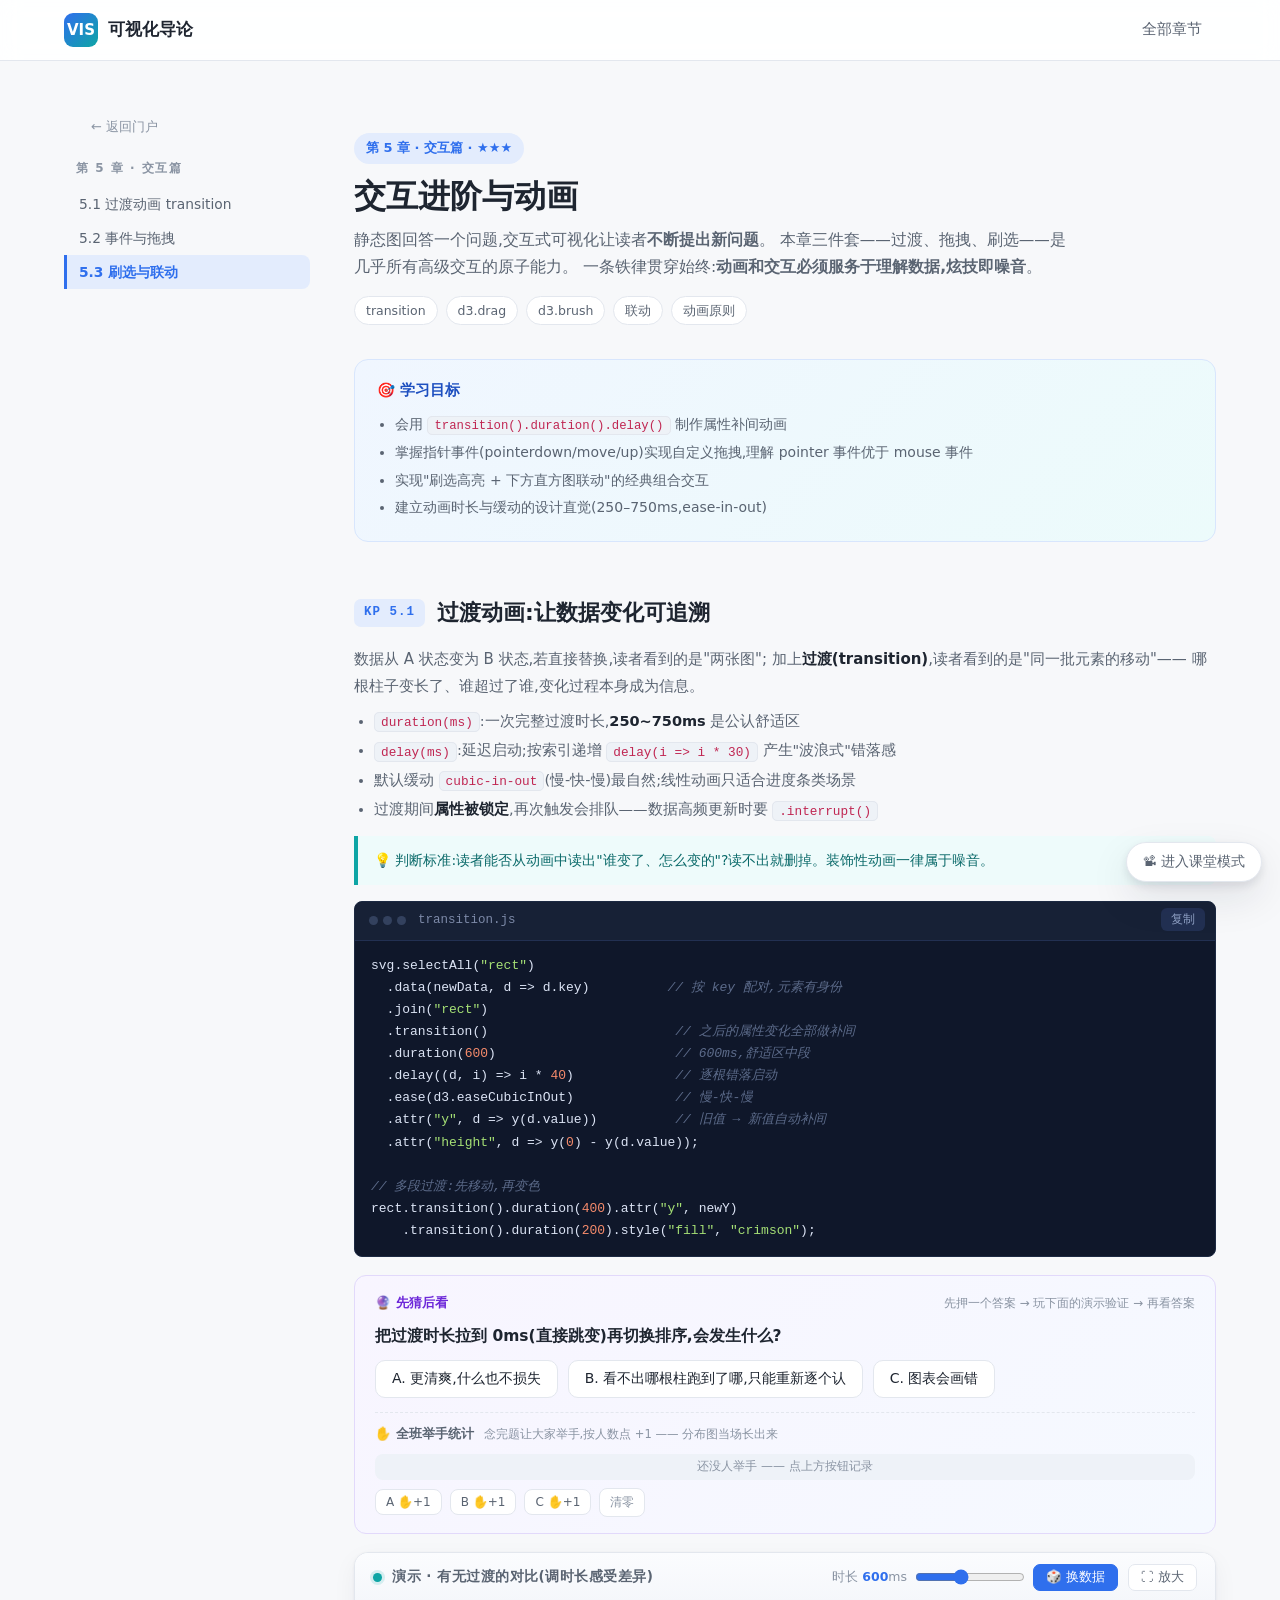
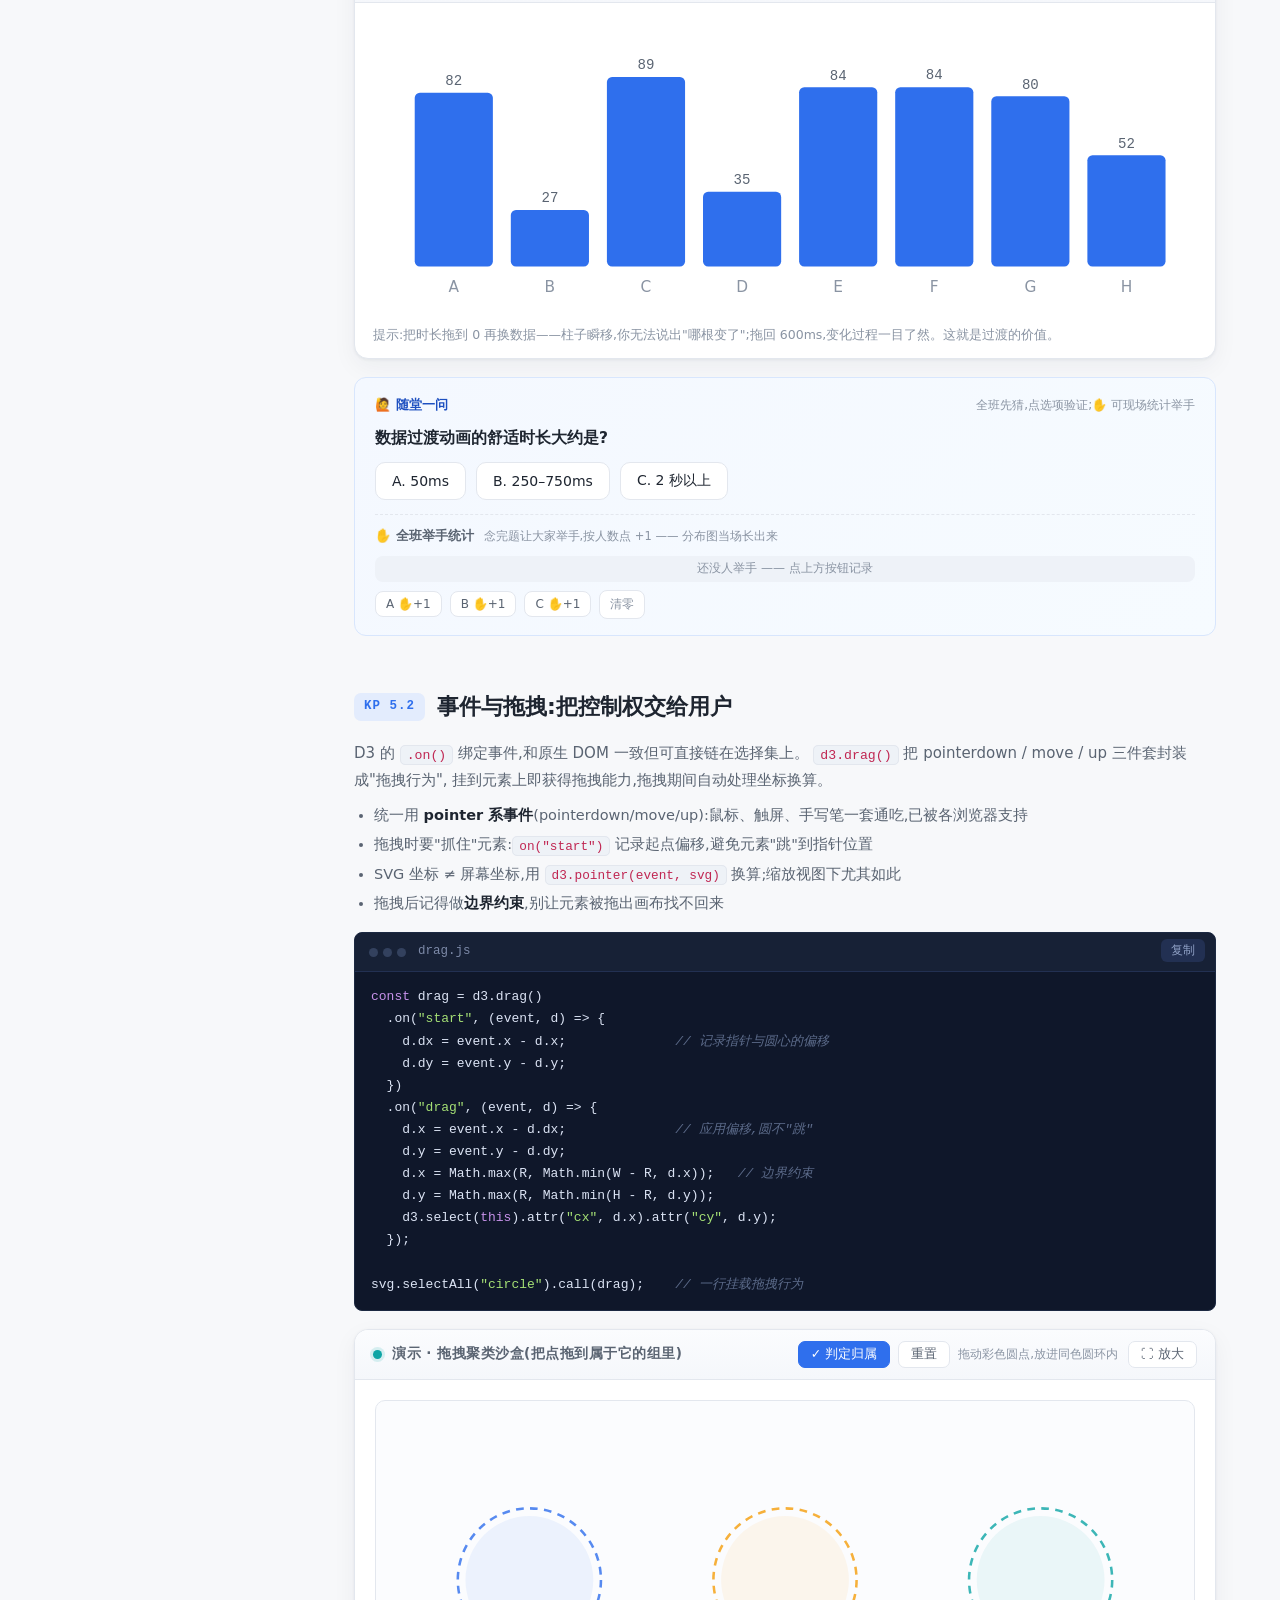
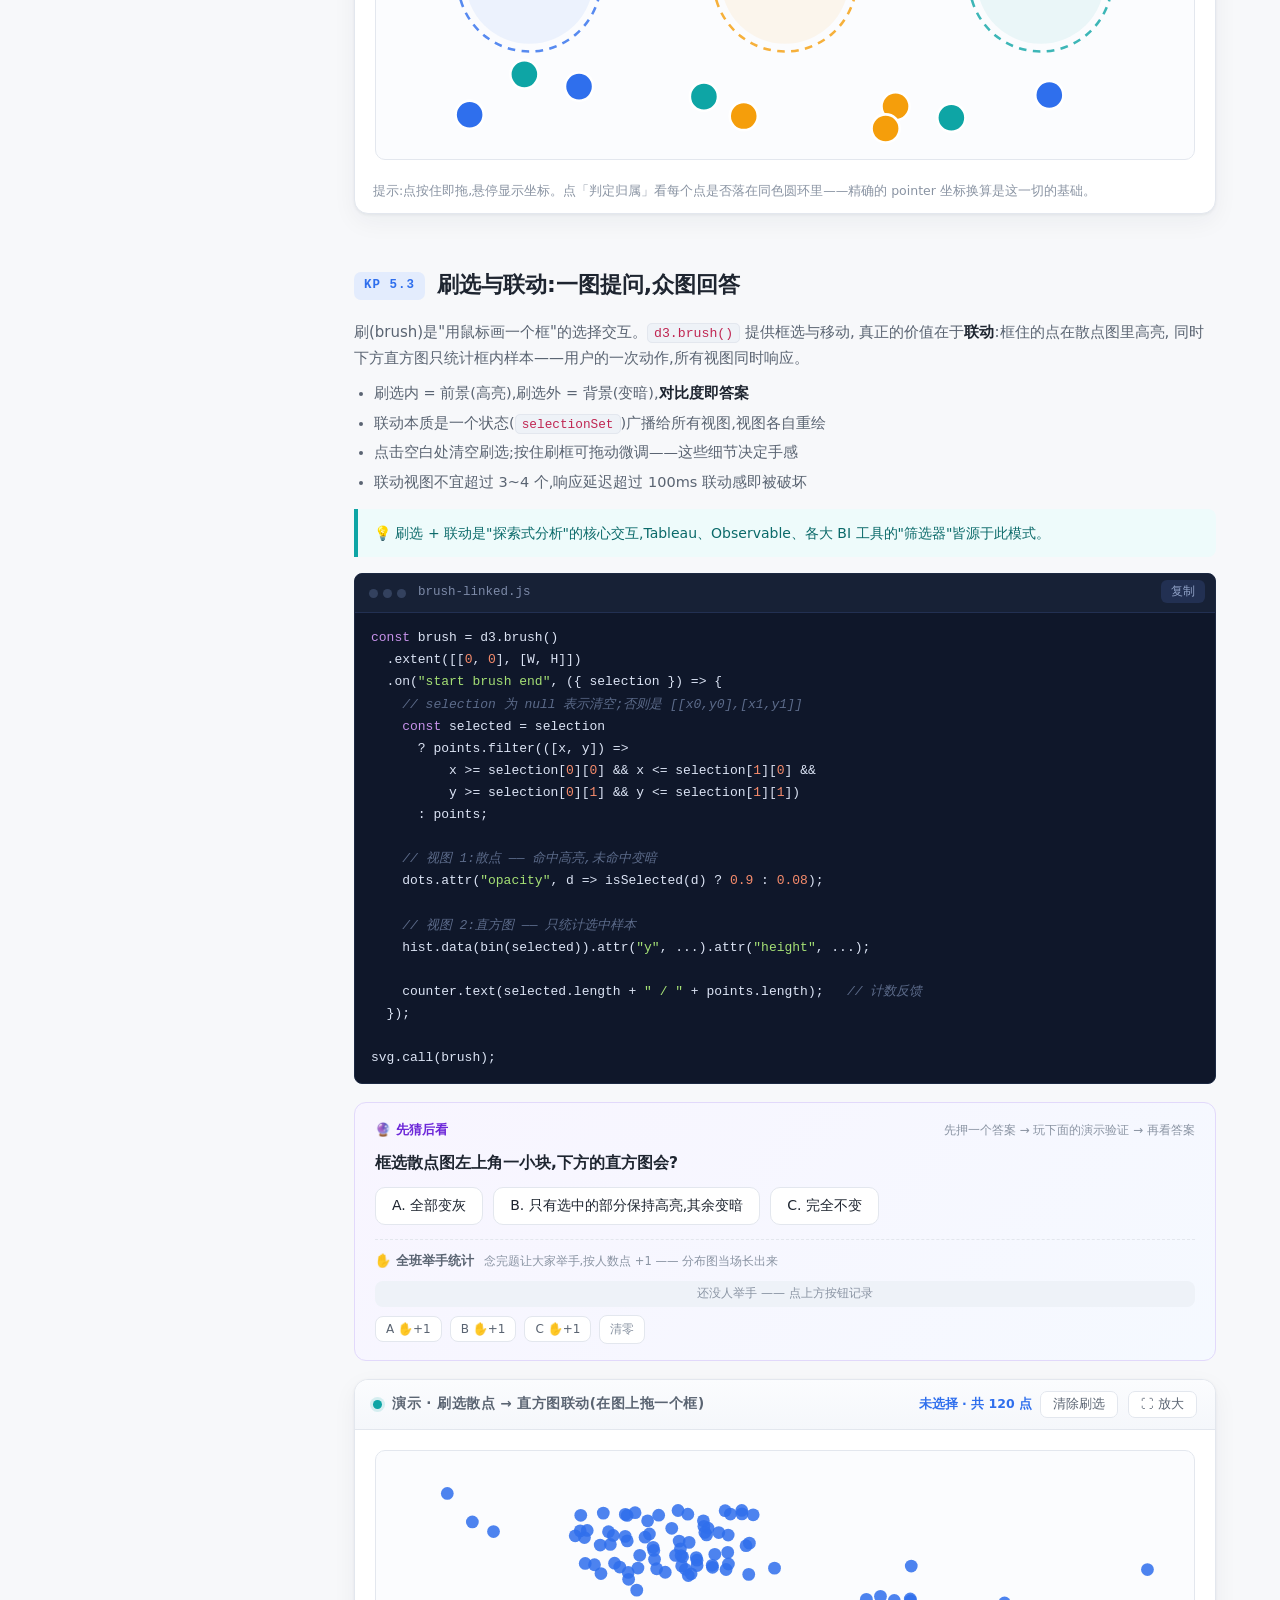
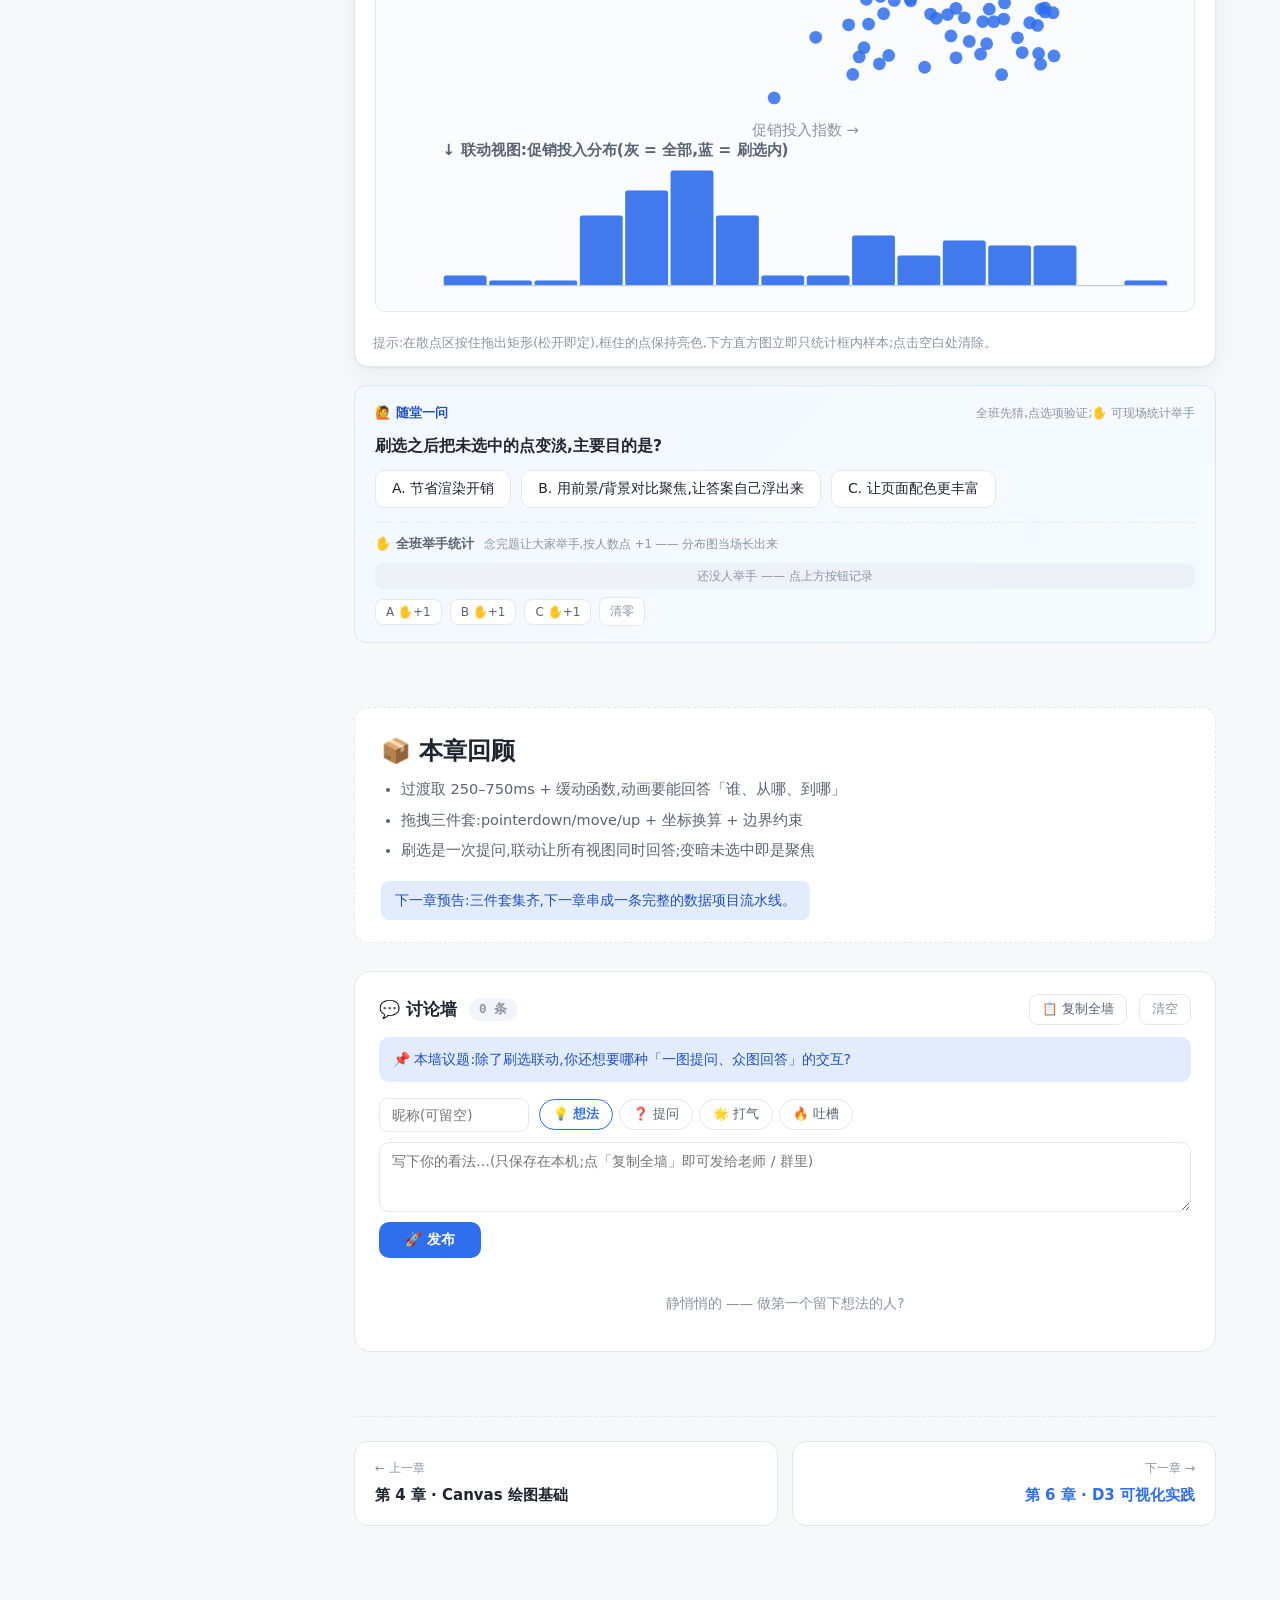
<file: chapters/ch2-2.html>
<!DOCTYPE html>
<html lang="zh-CN">
<head>
<meta charset="UTF-8">
<meta name="viewport" content="width=device-width, initial-scale=1.0">
<title>第 5 章 · 交互进阶与动画 — 可视化导论</title>
<meta name="description" content="学习数据过渡、拖拽、刷选与多视图联动等可视化交互方法。">
<link rel="icon" href="../assets/favicon.svg" type="image/svg+xml">
<link rel="stylesheet" href="../assets/style.css">
<link rel="stylesheet" href="../assets/lesson.css">
<style>
  .t-bar { fill: #2f6fed; transition: y .6s cubic-bezier(.4,0,.2,1), height .6s cubic-bezier(.4,0,.2,1); rx: 4px; }
  .drag-dot { cursor: grab; transition: r .15s; }
  .drag-dot:active { cursor: grabbing; }
  .brush-box { fill: rgba(47,111,237,.12); stroke: #2f6fed; stroke-width: 1.5; stroke-dasharray: 5 4; }
  .chart-tip { position: absolute; pointer-events: none; background: #1e2530; color: #fff; font-size: 12.5px;
    padding: 5px 10px; border-radius: 7px; transform: translate(-50%, calc(-100% - 8px)); white-space: nowrap; z-index: 5; opacity: 0; }
  .demo-relative { position: relative; }
</style>
</head>
<body>

<header class="topbar">
  <div class="topbar-inner">
    <a class="brand" href="../index.html"><span class="brand-mark">VIS</span><span>可视化导论</span></a>
    <nav><a href="../index.html#chapters">全部章节</a></nav>
  </div>
</header>

<div class="ch-layout">

  <aside class="toc">
    <a class="toc-back" href="../index.html">← 返回门户</a>
    <div class="toc-ch">第 5 章 · 交互篇</div>
    <a href="#kp1">5.1 过渡动画 transition</a>
    <a href="#kp2">5.2 事件与拖拽</a>
    <a href="#kp3">5.3 刷选与联动</a>
  </aside>

  <main>
    <div class="ch-hero">
      <span class="kicker">第 5 章 · 交互篇 · ★★★</span>
      <h1>交互进阶与动画</h1>
      <p class="lead">
        静态图回答一个问题,交互式可视化让读者<strong>不断提出新问题</strong>。
        本章三件套——过渡、拖拽、刷选——是几乎所有高级交互的原子能力。
        一条铁律贯穿始终:<strong>动画和交互必须服务于理解数据,炫技即噪音</strong>。
      </p>
      <div class="ch-tags"><span>transition</span><span>d3.drag</span><span>d3.brush</span><span>联动</span><span>动画原则</span></div>
    </div>

    <div class="objectives">
      <h2>🎯 学习目标</h2>
      <ul>
        <li>会用 <code>transition().duration().delay()</code> 制作属性补间动画</li>
        <li>掌握指针事件(pointerdown/move/up)实现自定义拖拽,理解 pointer 事件优于 mouse 事件</li>
        <li>实现"刷选高亮 + 下方直方图联动"的经典组合交互</li>
        <li>建立动画时长与缓动的设计直觉(250–750ms,ease-in-out)</li>
      </ul>
    </div>

    <!-- ================= KP 5.1 ================= -->
    <section class="kp" id="kp1">
      <div class="kp-head"><span class="kp-badge">KP 5.1</span><h2>过渡动画:让数据变化可追溯</h2></div>
      <div class="kp-body">
        <p>
          数据从 A 状态变为 B 状态,若直接替换,读者看到的是"两张图";
          加上<strong>过渡(transition)</strong>,读者看到的是"同一批元素的移动"——
          哪根柱子变长了、谁超过了谁,变化过程本身成为信息。
        </p>
        <ul>
          <li><code>duration(ms)</code>:一次完整过渡时长,<strong>250~750ms</strong> 是公认舒适区</li>
          <li><code>delay(ms)</code>:延迟启动;按索引递增 <code>delay(i =&gt; i * 30)</code> 产生"波浪式"错落感</li>
          <li>默认缓动 <code>cubic-in-out</code>(慢-快-慢)最自然;线性动画只适合进度条类场景</li>
          <li>过渡期间<strong>属性被锁定</strong>,再次触发会排队——数据高频更新时要 <code>.interrupt()</code></li>
        </ul>
        <div class="note">💡 判断标准:读者能否从动画中读出"谁变了、怎么变的"?读不出就删掉。装饰性动画一律属于噪音。</div>
      </div>

      <div class="codeblock">
        <div class="code-head"><span class="dots"><i></i><i></i><i></i></span>transition.js</div>
        <button class="copy">复制</button>
<pre><code>svg.selectAll("rect")
  .data(newData, d =&gt; d.key)          // 按 key 配对,元素有身份
  .join("rect")
  .transition()                        // 之后的属性变化全部做补间
  .duration(600)                       // 600ms,舒适区中段
  .delay((d, i) =&gt; i * 40)             // 逐根错落启动
  .ease(d3.easeCubicInOut)             // 慢-快-慢
  .attr("y", d =&gt; y(d.value))          // 旧值 → 新值自动补间
  .attr("height", d =&gt; y(0) - y(d.value));

// 多段过渡:先移动,再变色
rect.transition().duration(400).attr("y", newY)
    .transition().duration(200).style("fill", "crimson");</code></pre>
      </div>

      <div class="demo">
        <div class="demo-head">
          <span class="dot"></span><h3>演示 · 有无过渡的对比(调时长感受差异)</h3>
          <span class="spacer"></span>
          <div class="demo-ctrl">
            <label for="t-dur">时长 <b id="t-dur-v" style="color:var(--accent)">600</b>ms</label>
            <input type="range" id="t-dur" min="0" max="1500" step="50" value="600">
            <button class="primary" id="t-newdata">🎲 换数据</button>
          </div>
        </div>
        <div class="demo-body">
          <svg id="t-svg" viewBox="0 0 640 220" style="width:100%"></svg>
        </div>
        <div class="demo-tip">提示:把时长拖到 0 再换数据——柱子瞬移,你无法说出"哪根变了";拖回 600ms,变化过程一目了然。这就是过渡的价值。</div>
      </div>
    </section>

    <!-- ================= KP 5.2 ================= -->
    <section class="kp" id="kp2">
      <div class="kp-head"><span class="kp-badge">KP 5.2</span><h2>事件与拖拽:把控制权交给用户</h2></div>
      <div class="kp-body">
        <p>
          D3 的 <code>.on()</code> 绑定事件,和原生 DOM 一致但可直接链在选择集上。
          <code>d3.drag()</code> 把 pointerdown / move / up 三件套封装成"拖拽行为",
          挂到元素上即获得拖拽能力,拖拽期间自动处理坐标换算。
        </p>
        <ul>
          <li>统一用 <strong>pointer 系事件</strong>(pointerdown/move/up):鼠标、触屏、手写笔一套通吃,已被各浏览器支持</li>
          <li>拖拽时要"抓住"元素:<code>on("start")</code> 记录起点偏移,避免元素"跳"到指针位置</li>
          <li>SVG 坐标 ≠ 屏幕坐标,用 <code>d3.pointer(event, svg)</code> 换算;缩放视图下尤其如此</li>
          <li>拖拽后记得做<strong>边界约束</strong>,别让元素被拖出画布找不回来</li>
        </ul>
      </div>

      <div class="codeblock">
        <div class="code-head"><span class="dots"><i></i><i></i><i></i></span>drag.js</div>
        <button class="copy">复制</button>
<pre><code>const drag = d3.drag()
  .on("start", (event, d) =&gt; {
    d.dx = event.x - d.x;              // 记录指针与圆心的偏移
    d.dy = event.y - d.y;
  })
  .on("drag", (event, d) =&gt; {
    d.x = event.x - d.dx;              // 应用偏移,圆不"跳"
    d.y = event.y - d.dy;
    d.x = Math.max(R, Math.min(W - R, d.x));   // 边界约束
    d.y = Math.max(R, Math.min(H - R, d.y));
    d3.select(this).attr("cx", d.x).attr("cy", d.y);
  });

svg.selectAll("circle").call(drag);    // 一行挂载拖拽行为</code></pre>
      </div>

      <div class="demo">
        <div class="demo-head">
          <span class="dot"></span><h3>演示 · 拖拽聚类沙盒(把点拖到属于它的组里)</h3>
          <span class="spacer"></span>
          <div class="demo-ctrl">
            <button class="primary" id="dr-check">✓ 判定归属</button>
            <button id="dr-reset">重置</button>
            <span style="font-size:12px;color:var(--text-3)" id="dr-info">拖动彩色圆点,放进同色圆环内</span>
          </div>
        </div>
        <div class="demo-body demo-relative" id="dr-wrap">
          <svg id="dr-svg" viewBox="0 0 640 280" style="width:100%;border-radius:10px;background:#fbfcfe;border:1px solid var(--border)"></svg>
          <div class="chart-tip" id="dr-tip"></div>
        </div>
        <div class="demo-tip">提示:点按住即拖,悬停显示坐标。点「判定归属」看每个点是否落在同色圆环里——精确的 pointer 坐标换算是这一切的基础。</div>
      </div>
    </section>

    <!-- ================= KP 5.3 ================= -->
    <section class="kp" id="kp3">
      <div class="kp-head"><span class="kp-badge">KP 5.3</span><h2>刷选与联动:一图提问,众图回答</h2></div>
      <div class="kp-body">
        <p>
          刷(brush)是"用鼠标画一个框"的选择交互。<code>d3.brush()</code> 提供框选与移动,
          真正的价值在于<strong>联动</strong>:框住的点在散点图里高亮,
          同时下方直方图只统计框内样本——用户的一次动作,所有视图同时响应。
        </p>
        <ul>
          <li>刷选内 = 前景(高亮),刷选外 = 背景(变暗),<strong>对比度即答案</strong></li>
          <li>联动本质是一个状态(<code>selectionSet</code>)广播给所有视图,视图各自重绘</li>
          <li>点击空白处清空刷选;按住刷框可拖动微调——这些细节决定手感</li>
          <li>联动视图不宜超过 3~4 个,响应延迟超过 100ms 联动感即被破坏</li>
        </ul>
        <div class="note">💡 刷选 + 联动是"探索式分析"的核心交互,Tableau、Observable、各大 BI 工具的"筛选器"皆源于此模式。</div>
      </div>

      <div class="codeblock">
        <div class="code-head"><span class="dots"><i></i><i></i><i></i></span>brush-linked.js</div>
        <button class="copy">复制</button>
<pre><code>const brush = d3.brush()
  .extent([[0, 0], [W, H]])
  .on("start brush end", ({ selection }) =&gt; {
    // selection 为 null 表示清空;否则是 [[x0,y0],[x1,y1]]
    const selected = selection
      ? points.filter(([x, y]) =&gt;
          x &gt;= selection[0][0] &amp;&amp; x &lt;= selection[1][0] &amp;&amp;
          y &gt;= selection[0][1] &amp;&amp; y &lt;= selection[1][1])
      : points;

    // 视图 1:散点 —— 命中高亮,未命中变暗
    dots.attr("opacity", d =&gt; isSelected(d) ? 0.9 : 0.08);

    // 视图 2:直方图 —— 只统计选中样本
    hist.data(bin(selected)).attr("y", ...).attr("height", ...);

    counter.text(selected.length + " / " + points.length);   // 计数反馈
  });

svg.call(brush);</code></pre>
      </div>

      <div class="demo">
        <div class="demo-head">
          <span class="dot"></span><h3>演示 · 刷选散点 → 直方图联动(在图上拖一个框)</h3>
          <span class="spacer"></span>
          <div class="demo-ctrl">
            <span style="font-size:12.5px;color:var(--accent);font-weight:600" id="br-count">未选择 · 共 120 点</span>
            <button id="br-clear">清除刷选</button>
          </div>
        </div>
        <div class="demo-body">
          <svg id="br-svg" viewBox="0 0 640 360" style="width:100%;border-radius:10px;border:1px solid var(--border);background:#fbfcfe"></svg>
        </div>
        <div class="demo-tip">提示:在散点区按住拖出矩形(松开即定),框住的点保持亮色,下方直方图立即只统计框内样本;点击空白处清除。</div>
      </div>
    </section>

    <div class="ch-pager">
      <a href="ch2-1.html"><span class="dir">← 上一章</span><span class="ttl">第 4 章 · Canvas 绘图基础</span></a>
      <a class="next" href="ch2-3.html"><span class="dir">下一章 →</span><span class="ttl">第 6 章 · D3 可视化实践</span></a>
    </div>
  </main>
</div>

<script src="../assets/main.js"></script>
<script src="../assets/lesson.js"></script>
<script>
(function () {
  const V = window.Vis;

  /* ========== 演示 5.1:过渡对比 ========== */
  const tSvg = document.getElementById("t-svg");
  const tDur = document.getElementById("t-dur");
  const tDurV = document.getElementById("t-dur-v");
  const W = 640, H = 220, PB = 30, PT = 24;
  const KEYS = ["A", "B", "C", "D", "E", "F", "G", "H"];
  let tData = KEYS.map((k) => ({ k, v: 20 + Math.random() * 70 }));
  const tRects = [];

  // 初始化:静态创建元素(模拟 join 后的 update 集)
  const bw = (W - 40) / KEYS.length - 14;
  const yOf = (v) => H - PB - (v / 100) * (H - PB - PT);
  KEYS.forEach((k, i) => {
    const d = tData[i];
    const x = 24 + i * ((W - 40) / KEYS.length) + 7;
    const r = V.svgEl("rect", { class: "t-bar", x, y: yOf(d.v), width: bw, height: H - PB - yOf(d.v), rx: 4 });
    const lb = V.svgEl("text", { x: x + bw / 2, y: H - 10, "text-anchor": "middle", "font-size": 12, fill: "#8a94a3" });
    lb.textContent = k;
    const vb = V.svgEl("text", { x: x + bw / 2, y: yOf(d.v) - 6, "text-anchor": "middle", "font-size": 11, fill: "#5a6472", "font-family": "var(--mono)" });
    vb.textContent = Math.round(d.v);
    tSvg.appendChild(r); tSvg.appendChild(lb); tSvg.appendChild(vb);
    tRects.push({ r, vb });
  });
  tDur.addEventListener("input", () => (tDurV.textContent = tDur.value));
  document.getElementById("t-newdata").addEventListener("click", () => {
    const dur = +tDur.value;
    tRects.forEach((o) => {
      o.r.style.transitionDuration = dur + "ms";
      o.r.style.transitionDelay = (dur > 0 ? Math.random() * 120 : 0) + "ms";
      o.vb.style.transition = "none";
    });
    tData.forEach((d) => (d.v = 20 + Math.random() * 70));
    tRects.forEach((o, i) => {
      const d = tData[i];
      o.r.setAttribute("y", yOf(d.v));
      o.r.setAttribute("height", H - PB - yOf(d.v));
      o.vb.setAttribute("y", yOf(d.v) - 6);
      o.vb.textContent = Math.round(d.v);
    });
  });

  /* ========== 演示 5.2:拖拽聚类沙盒 ========== */
  const drSvg = document.getElementById("dr-svg");
  const drTip = document.getElementById("dr-tip");
  const drWrap = document.getElementById("dr-wrap");
  const drInfo = document.getElementById("dr-info");
  const DRW = 640, DRH = 280;
  const RINGS = [
    { x: 120, y: 140, color: "#2f6fed" }, { x: 320, y: 140, color: "#f59e0b" }, { x: 520, y: 140, color: "#0ea5a5" },
  ];
  let drDots = [];

  function drBuild() {
    drSvg.innerHTML = "";
    // 三个目标圆环
    RINGS.forEach((ring) => {
      drSvg.appendChild(V.svgEl("circle", { cx: ring.x, cy: ring.y, r: 56, fill: "none", stroke: ring.color, "stroke-width": 2, "stroke-dasharray": "6 5", opacity: .8 }));
      drSvg.appendChild(V.svgEl("circle", { cx: ring.x, cy: ring.y, r: 50, fill: ring.color, opacity: .07 }));
    });
    // 9 个可拖拽圆点(初始散落)
    drDots = [];
    for (let i = 0; i < 9; i++) {
      const g = i % 3;
      drDots.push({
        x: 60 + Math.random() * 520, y: 210 + Math.random() * 50,
        g, color: RINGS[g].color, r: 11,
      });
    }
    drDots.forEach((d) => {
      const c = V.svgEl("circle", { class: "drag-dot", cx: d.x, cy: d.y, r: d.r, fill: d.color, stroke: "#fff", "stroke-width": 2 });
      const makeDrag = (ev) => {
        ev.preventDefault();
        const svgRect = drSvg.getBoundingClientRect();
        const toSvg = (e) => [
          ((e.clientX - svgRect.left) / svgRect.width) * DRW,
          ((e.clientY - svgRect.top) / svgRect.height) * DRH,
        ];
        const [px, py] = toSvg(ev);
        const offX = d.x - px, offY = d.y - py;
        const move = (e) => {
          const [mx, my] = toSvg(e);
          d.x = Math.max(d.r, Math.min(DRW - d.r, mx + offX));
          d.y = Math.max(d.r, Math.min(DRH - d.r, my + offY));
          c.setAttribute("cx", d.x); c.setAttribute("cy", d.y);
        };
        const up = () => {
          window.removeEventListener("pointermove", move);
          window.removeEventListener("pointerup", up);
        };
        window.addEventListener("pointermove", move);
        window.addEventListener("pointerup", up);
      };
      c.addEventListener("pointerdown", makeDrag);
      c.addEventListener("pointermove", (e) => {
        drTip.style.opacity = 1;
        drTip.style.left = e.clientX - drWrap.getBoundingClientRect().left + "px";
        drTip.style.top = e.clientY - drWrap.getBoundingClientRect().top + "px";
        drTip.textContent = `(${d.x.toFixed(0)}, ${d.y.toFixed(0)})`;
      });
      c.addEventListener("pointerleave", () => (drTip.style.opacity = 0));
      drSvg.appendChild(c);
    });
    drInfo.textContent = "拖动彩色圆点,放进同色圆环内";
  }
  document.getElementById("dr-reset").addEventListener("click", drBuild);
  document.getElementById("dr-check").addEventListener("click", () => {
    let ok = 0;
    drDots.forEach((d) => {
      const ring = RINGS[d.g];
      const inside = Math.hypot(d.x - ring.x, d.y - ring.y) < 50;
      if (inside) ok++;
      // 打勾/打叉标记
      const mark = V.svgEl("text", { x: d.x, y: d.y + 5, "text-anchor": "middle", "font-size": 13, "font-weight": 700, fill: "#fff" });
      mark.textContent = inside ? "✓" : "✗";
      drSvg.appendChild(mark);
    });
    drInfo.textContent = `判定完成:${ok} / ${drDots.length} 归位正确`;
  });
  drBuild();

  /* ========== 演示 5.3:刷选联动 ========== */
  const brSvg = document.getElementById("br-svg");
  const brCount = document.getElementById("br-count");
  const BW = 640, BH = 360, PL = 52, SCHAT = 220, HISTY = 250, HISTH = 90;
  let brPts = [];

  function brSample() {
    let s = 11;
    const rnd = () => ((s = (s * 9301 + 49297) % 233280) / 233280);
    brPts = [];
    // 两个簇 + 少量离群
    for (let i = 0; i < 70; i++) brPts.push({ x: 0.18 + rnd() * 0.25, y: 0.15 + rnd() * 0.3 });
    for (let i = 0; i < 40; i++) brPts.push({ x: 0.55 + rnd() * 0.3, y: 0.5 + rnd() * 0.35 });
    for (let i = 0; i < 10; i++) brPts.push({ x: rnd(), y: rnd() });
  }
  const px = (u) => PL + u * (BW - PL - 20);
  const py = (u) => 16 + u * (SCHAT - 30);

  function brRender(selBox) {
    brSvg.innerHTML = "";
    const inside = (p) => !selBox || (px(p.x) >= selBox[0] && px(p.x) <= selBox[2] && py(p.y) >= selBox[1] && py(p.y) <= selBox[3]);
    const sel = brPts.filter(inside);
    // 散点
    brPts.forEach((p) => {
      const on = inside(p);
      brSvg.appendChild(V.svgEl("circle", {
        cx: px(p.x), cy: py(p.y), r: on ? 5 : 4,
        fill: on ? "#2f6fed" : "#b6c2d6", opacity: on ? 0.85 : 0.35,
      }));
    });
    // 轴
    const xl = V.svgEl("text", { x: (PL + BW - 20) / 2, y: SCHAT + 2, "text-anchor": "middle", "font-size": 11.5, fill: "#8a94a3" });
    xl.textContent = "促销投入指数 →"; brSvg.appendChild(xl);
    // 直方图:全量(灰) + 选中(蓝)
    const NB = 16, binW = (BW - PL - 20) / NB;
    const allBins = new Array(NB).fill(0), selBins = new Array(NB).fill(0);
    brPts.forEach((p) => { allBins[Math.min(NB - 1, Math.floor(p.x * NB))]++; });
    sel.forEach((p) => { selBins[Math.min(NB - 1, Math.floor(p.x * NB))]++; });
    const maxB = Math.max(...allBins);
    const histTitle = V.svgEl("text", { x: PL, y: HISTY - 12, "font-size": 12, fill: "#5a6472", "font-weight": 600 });
    histTitle.textContent = "↓ 联动视图:促销投入分布(灰 = 全部,蓝 = 刷选内)";
    brSvg.appendChild(histTitle);
    for (let i = 0; i < NB; i++) {
      const hb = (allBins[i] / maxB) * HISTH, sb = (selBins[i] / maxB) * HISTH;
      const x = PL + i * binW;
      brSvg.appendChild(V.svgEl("rect", { x: x + 1, y: HISTY + HISTH - hb, width: binW - 2, height: hb, fill: "#dde3ec", rx: 2 }));
      if (sb > 0) brSvg.appendChild(V.svgEl("rect", { x: x + 1, y: HISTY + HISTH - sb, width: binW - 2, height: sb, fill: "#2f6fed", rx: 2, opacity: .9 }));
    }
    const hbAxis = V.svgEl("line", { x1: PL, x2: BW - 20, y1: HISTY + HISTH, y2: HISTY + HISTH, stroke: "#c3cad6" });
    brSvg.appendChild(hbAxis);
    // 刷选框
    if (selBox) {
      brSvg.appendChild(V.svgEl("rect", {
        class: "brush-box",
        x: selBox[0], y: selBox[1], width: selBox[2] - selBox[0], height: selBox[3] - selBox[1],
      }));
    }
    brCount.textContent = selBox ? `已选 ${sel.length} / ${brPts.length} 点` : `未选择 · 共 ${brPts.length} 点`;
  }

  // 刷选交互
  let brushing = false, bx0 = 0, by0 = 0, box = null;
  const toSvgXY = (e) => {
    const r = brSvg.getBoundingClientRect();
    return [((e.clientX - r.left) / r.width) * BW, ((e.clientY - r.top) / r.height) * BH];
  };
  brSvg.style.cursor = "crosshair";
  brSvg.addEventListener("pointerdown", (e) => {
    const [x, y] = toSvgXY(e);
    if (y > SCHAT + 8) return;                    // 只在散点区响应
    brushing = true; bx0 = x; by0 = y; box = null;
    brSvg.setPointerCapture(e.pointerId);
  });
  brSvg.addEventListener("pointermove", (e) => {
    if (!brushing) return;
    const [x, y] = toSvgXY(e);
    box = [Math.min(bx0, x), Math.min(by0, y), Math.max(bx0, x), Math.max(by0, y)];
    brRender(box);
  });
  brSvg.addEventListener("pointerup", () => { brushing = false; });
  brSvg.addEventListener("click", (e) => {
    // 点击空白(未产生有效框)清空
    if (!box || (box[2] - box[0] < 6 && box[3] - box[1] < 6)) { box = null; brRender(null); }
  });
  document.getElementById("br-clear").addEventListener("click", () => { box = null; brRender(null); });

  brSample();
  brRender(null);
})();
</script>
</body>
</html>
</file>
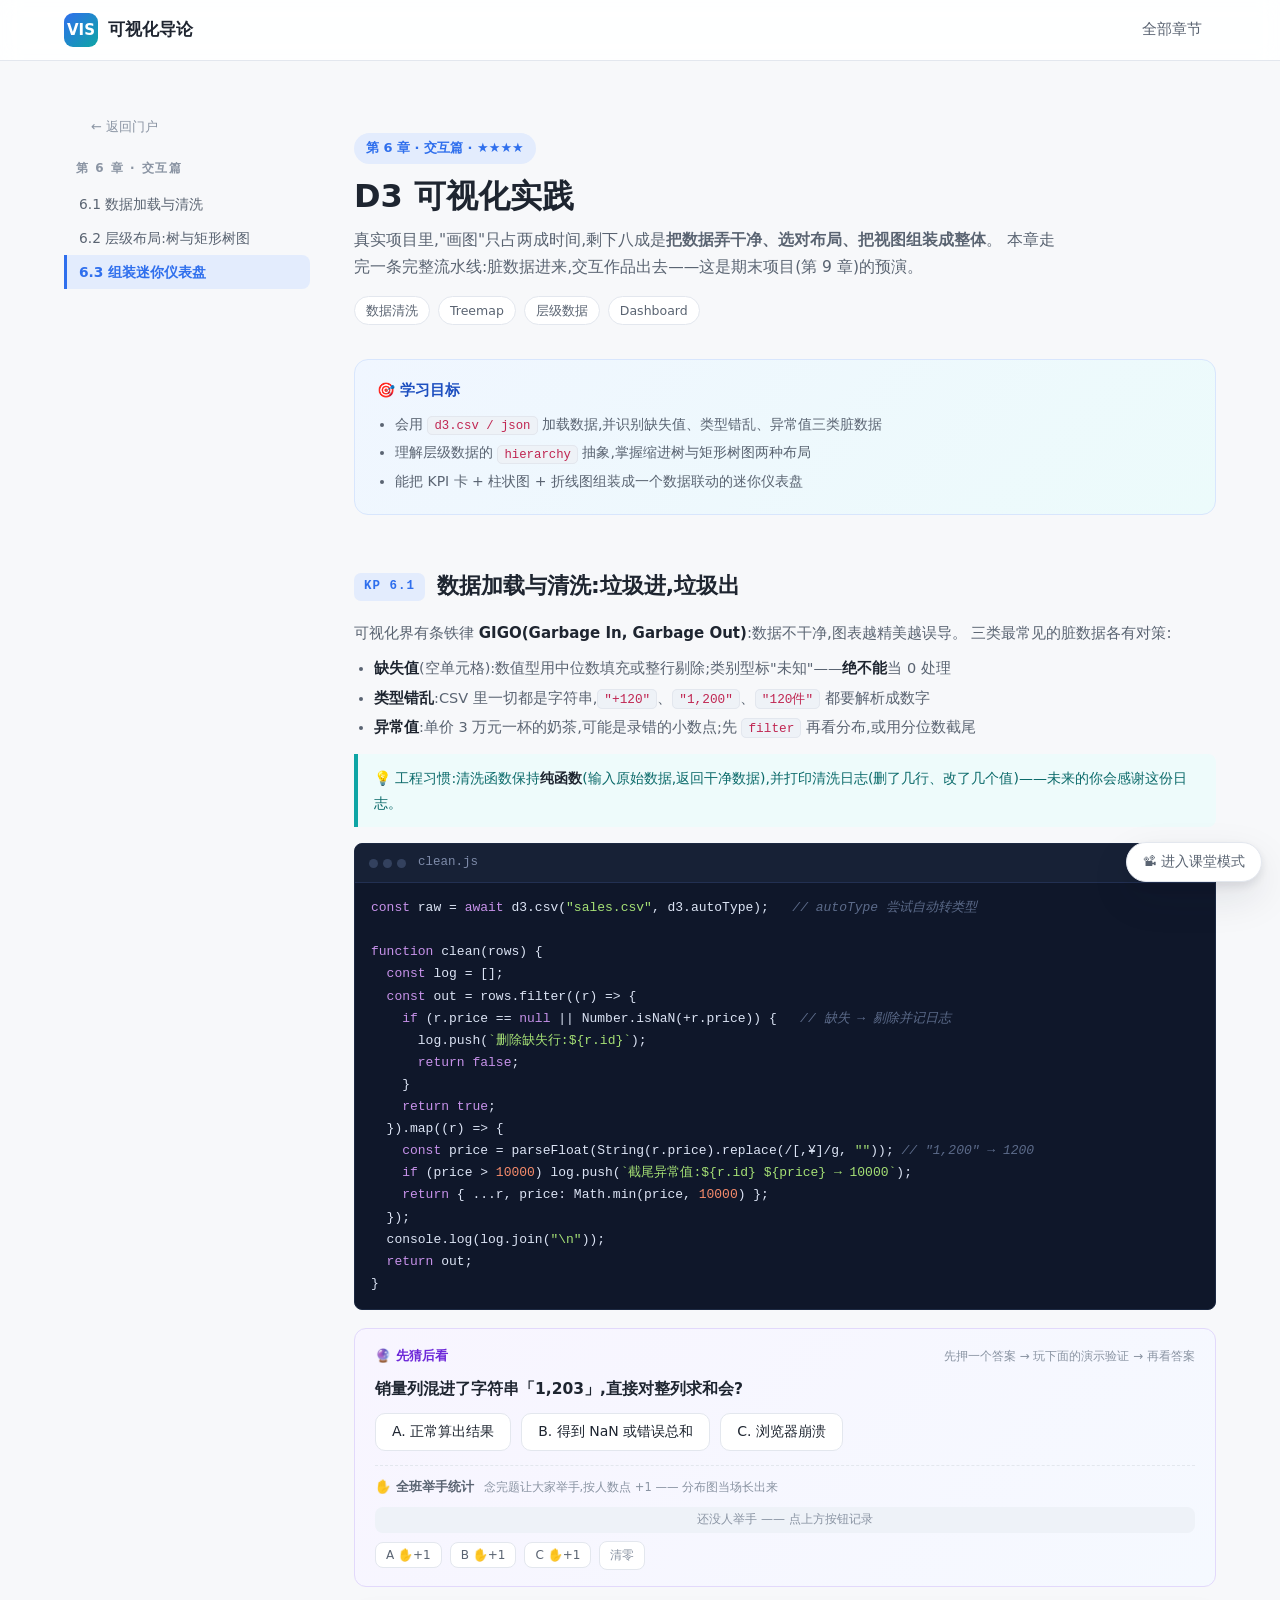
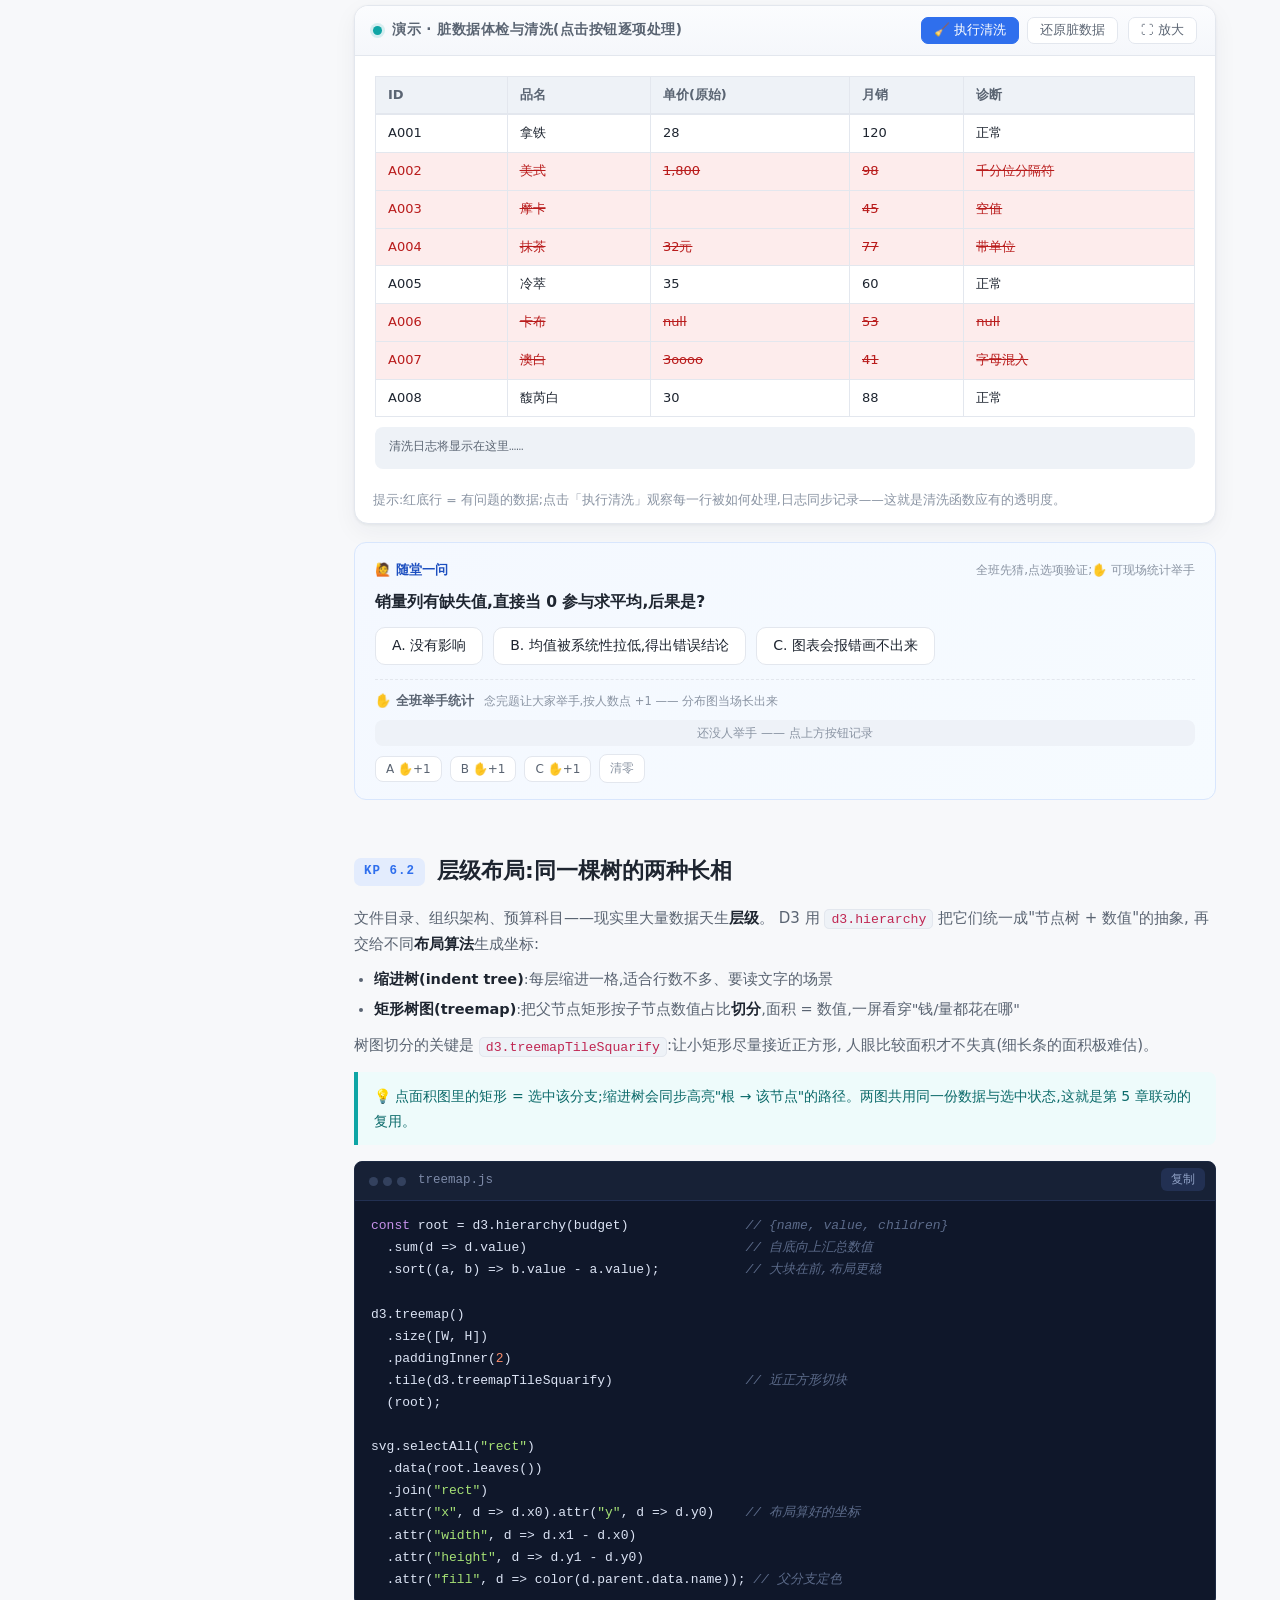
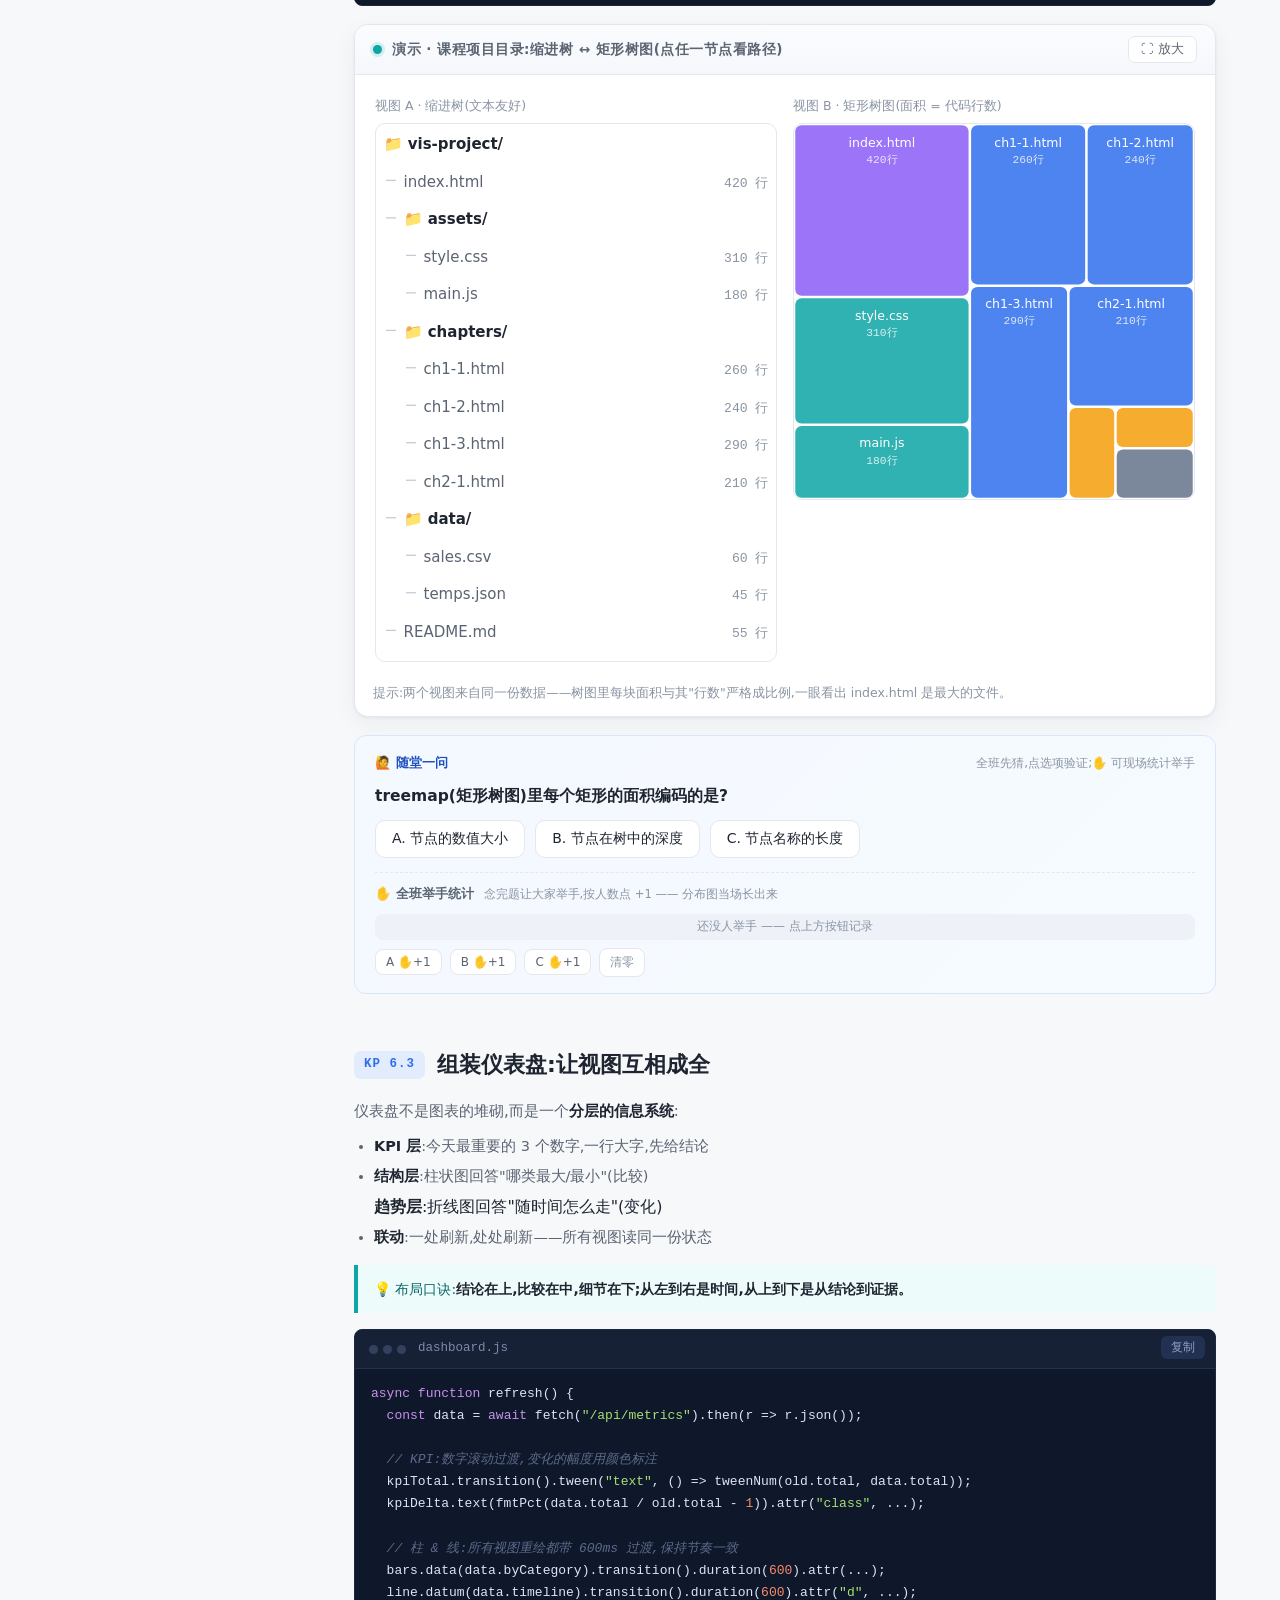
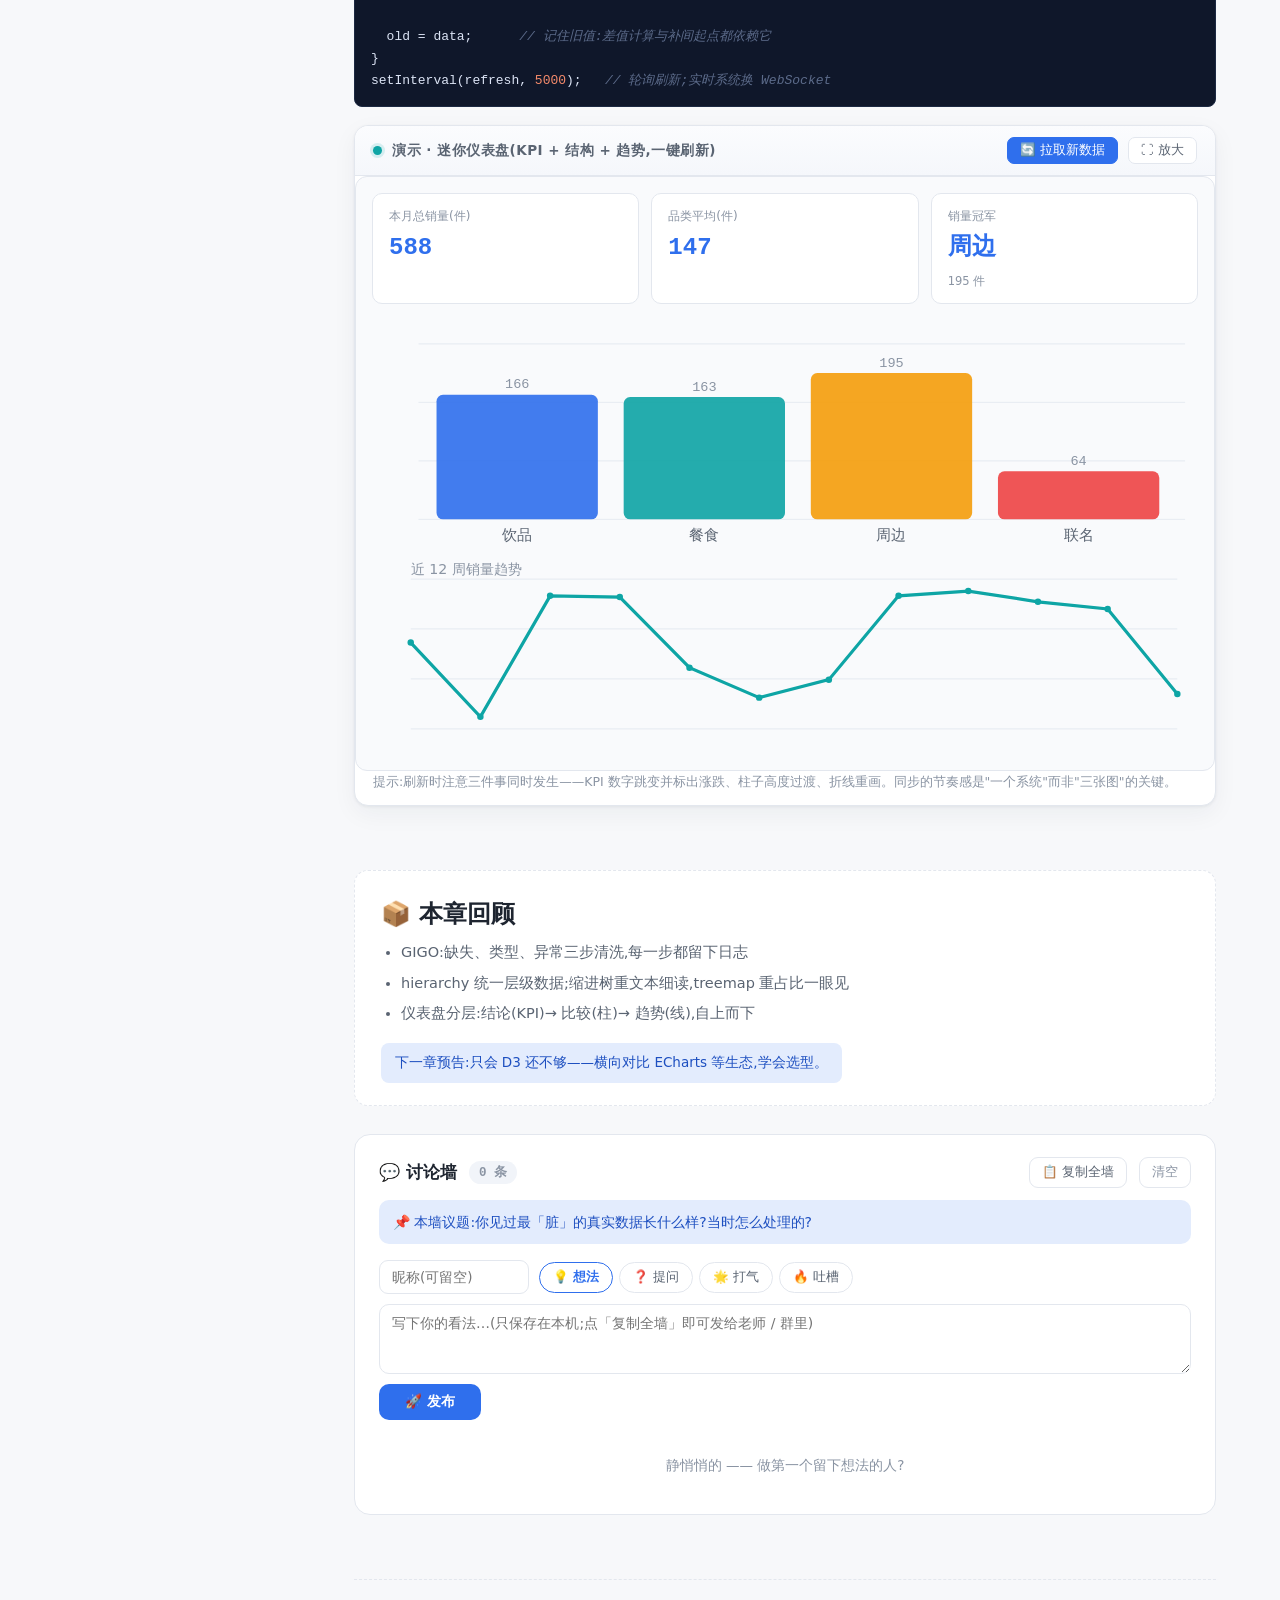
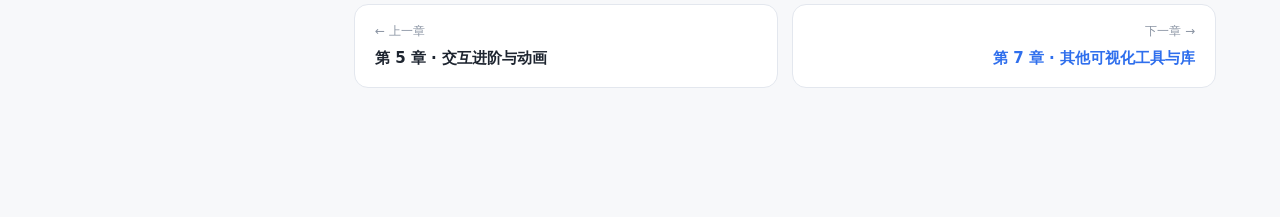
<file: chapters/ch2-3.html>
<!DOCTYPE html>
<html lang="zh-CN">
<head>
<meta charset="UTF-8">
<meta name="viewport" content="width=device-width, initial-scale=1.0">
<title>第 6 章 · D3 可视化实践 — 可视化导论</title>
<meta name="description" content="从数据加载与清洗到层级布局和仪表盘,完成一套 D3 可视化工作流。">
<link rel="icon" href="../assets/favicon.svg" type="image/svg+xml">
<link rel="stylesheet" href="../assets/style.css">
<link rel="stylesheet" href="../assets/lesson.css">
<style>
  table.dirty { border-collapse: collapse; font-size: 13px; width: 100%; }
  table.dirty th { background: var(--bg-soft); color: var(--text-2); font-weight: 600; text-align: left; }
  table.dirty th, table.dirty td { padding: 7px 12px; border: 1px solid var(--border); }
  table.dirty tr.bad td { background: #fdecec; color: #b91c1c; text-decoration: line-through; }
  table.dirty tr.bad td:first-child { text-decoration: none; }
  table.dirty tr.fixed td { background: #e7f9f0; }
  .fix-log { font-family: var(--mono); font-size: 12px; color: #5a6472; background: var(--bg-soft);
    border-radius: 8px; padding: 10px 14px; margin-top: 10px; min-height: 20px; line-height: 1.8; }
  .tree-row { cursor: pointer; transition: background .15s; }
  .tree-row:hover { background: var(--bg-soft); }
  .tree-row.hl { background: var(--accent-soft); }
  .tm-rect { cursor: pointer; transition: opacity .2s; }
  .dash-kpis { display: grid; grid-template-columns: repeat(3, 1fr); gap: 12px; margin-bottom: 14px; }
  .dash-kpi { background: #fff; border: 1px solid var(--border); border-radius: 10px; padding: 12px 16px; }
  .dash-kpi .v { font-size: 24px; font-weight: 800; font-family: var(--mono); color: var(--accent); }
  .dash-kpi .l { font-size: 12px; color: var(--text-3); }
  .dash-kpi .d { font-size: 11.5px; margin-top: 2px; }
  .up { color: #0b6a4a; } .down { color: #b91c1c; }
</style>
</head>
<body>

<header class="topbar">
  <div class="topbar-inner">
    <a class="brand" href="../index.html"><span class="brand-mark">VIS</span><span>可视化导论</span></a>
    <nav><a href="../index.html#chapters">全部章节</a></nav>
  </div>
</header>

<div class="ch-layout">

  <aside class="toc">
    <a class="toc-back" href="../index.html">← 返回门户</a>
    <div class="toc-ch">第 6 章 · 交互篇</div>
    <a href="#kp1">6.1 数据加载与清洗</a>
    <a href="#kp2">6.2 层级布局:树与矩形树图</a>
    <a href="#kp3">6.3 组装迷你仪表盘</a>
  </aside>

  <main>
    <div class="ch-hero">
      <span class="kicker">第 6 章 · 交互篇 · ★★★★</span>
      <h1>D3 可视化实践</h1>
      <p class="lead">
        真实项目里,"画图"只占两成时间,剩下八成是<strong>把数据弄干净、选对布局、把视图组装成整体</strong>。
        本章走完一条完整流水线:脏数据进来,交互作品出去——这是期末项目(第 9 章)的预演。
      </p>
      <div class="ch-tags"><span>数据清洗</span><span>Treemap</span><span>层级数据</span><span>Dashboard</span></div>
    </div>

    <div class="objectives">
      <h2>🎯 学习目标</h2>
      <ul>
        <li>会用 <code>d3.csv / json</code> 加载数据,并识别缺失值、类型错乱、异常值三类脏数据</li>
        <li>理解层级数据的 <code>hierarchy</code> 抽象,掌握缩进树与矩形树图两种布局</li>
        <li>能把 KPI 卡 + 柱状图 + 折线图组装成一个数据联动的迷你仪表盘</li>
      </ul>
    </div>

    <!-- ================= KP 6.1 ================= -->
    <section class="kp" id="kp1">
      <div class="kp-head"><span class="kp-badge">KP 6.1</span><h2>数据加载与清洗:垃圾进,垃圾出</h2></div>
      <div class="kp-body">
        <p>
          可视化界有条铁律 <strong>GIGO(Garbage In, Garbage Out)</strong>:数据不干净,图表越精美越误导。
          三类最常见的脏数据各有对策:
        </p>
        <ul>
          <li><strong>缺失值</strong>(空单元格):数值型用中位数填充或整行剔除;类别型标"未知"——<strong>绝不能</strong>当 0 处理</li>
          <li><strong>类型错乱</strong>:CSV 里一切都是字符串,<code>"+120"</code>、<code>"1,200"</code>、<code>"120件"</code> 都要解析成数字</li>
          <li><strong>异常值</strong>:单价 3 万元一杯的奶茶,可能是录错的小数点;先 <code>filter</code> 再看分布,或用分位数截尾</li>
        </ul>
        <div class="note">💡 工程习惯:清洗函数保持<strong>纯函数</strong>(输入原始数据,返回干净数据),并打印清洗日志(删了几行、改了几个值)——未来的你会感谢这份日志。</div>
      </div>

      <div class="codeblock">
        <div class="code-head"><span class="dots"><i></i><i></i><i></i></span>clean.js</div>
        <button class="copy">复制</button>
<pre><code>const raw = await d3.csv("sales.csv", d3.autoType);   // autoType 尝试自动转类型

function clean(rows) {
  const log = [];
  const out = rows.filter((r) =&gt; {
    if (r.price == null || Number.isNaN(+r.price)) {   // 缺失 → 剔除并记日志
      log.push(`删除缺失行:${r.id}`);
      return false;
    }
    return true;
  }).map((r) =&gt; {
    const price = parseFloat(String(r.price).replace(/[,¥]/g, "")); // "1,200" → 1200
    if (price &gt; 10000) log.push(`截尾异常值:${r.id} ${price} → 10000`);
    return { ...r, price: Math.min(price, 10000) };
  });
  console.log(log.join("\n"));
  return out;
}</code></pre>
      </div>

      <div class="demo">
        <div class="demo-head">
          <span class="dot"></span><h3>演示 · 脏数据体检与清洗(点击按钮逐项处理)</h3>
          <span class="spacer"></span>
          <div class="demo-ctrl">
            <button class="primary" id="cl-run">🧹 执行清洗</button>
            <button id="cl-reset">还原脏数据</button>
          </div>
        </div>
        <div class="demo-body">
          <table class="dirty" id="cl-table"></table>
          <div class="fix-log" id="cl-log">清洗日志将显示在这里……</div>
        </div>
        <div class="demo-tip">提示:红底行 = 有问题的数据;点击「执行清洗」观察每一行被如何处理,日志同步记录——这就是清洗函数应有的透明度。</div>
      </div>
    </section>

    <!-- ================= KP 6.2 ================= -->
    <section class="kp" id="kp2">
      <div class="kp-head"><span class="kp-badge">KP 6.2</span><h2>层级布局:同一棵树的两种长相</h2></div>
      <div class="kp-body">
        <p>
          文件目录、组织架构、预算科目——现实里大量数据天生<strong>层级</strong>。
          D3 用 <code>d3.hierarchy</code> 把它们统一成"节点树 + 数值"的抽象,
          再交给不同<strong>布局算法</strong>生成坐标:
        </p>
        <ul>
          <li><strong>缩进树(indent tree)</strong>:每层缩进一格,适合行数不多、要读文字的场景</li>
          <li><strong>矩形树图(treemap)</strong>:把父节点矩形按子节点数值占比<strong>切分</strong>,面积 = 数值,一屏看穿"钱/量都花在哪"</li>
        </ul>
        <p>
          树图切分的关键是 <code>d3.treemapTileSquarify</code>:让小矩形尽量接近正方形,
          人眼比较面积才不失真(细长条的面积极难估)。
        </p>
        <div class="note">💡 点面积图里的矩形 = 选中该分支;缩进树会同步高亮"根 → 该节点"的路径。两图共用同一份数据与选中状态,这就是第 5 章联动的复用。</div>
      </div>

      <div class="codeblock">
        <div class="code-head"><span class="dots"><i></i><i></i><i></i></span>treemap.js</div>
        <button class="copy">复制</button>
<pre><code>const root = d3.hierarchy(budget)               // {name, value, children}
  .sum(d =&gt; d.value)                            // 自底向上汇总数值
  .sort((a, b) =&gt; b.value - a.value);           // 大块在前,布局更稳

d3.treemap()
  .size([W, H])
  .paddingInner(2)
  .tile(d3.treemapTileSquarify)                 // 近正方形切块
  (root);

svg.selectAll("rect")
  .data(root.leaves())
  .join("rect")
  .attr("x", d =&gt; d.x0).attr("y", d =&gt; d.y0)    // 布局算好的坐标
  .attr("width", d =&gt; d.x1 - d.x0)
  .attr("height", d =&gt; d.y1 - d.y0)
  .attr("fill", d =&gt; color(d.parent.data.name)); // 父分支定色</code></pre>
      </div>

      <div class="demo">
        <div class="demo-head">
          <span class="dot"></span><h3>演示 · 课程项目目录:缩进树 ↔ 矩形树图(点任一节点看路径)</h3>
          <span class="spacer"></span>
        </div>
        <div class="demo-body">
          <div style="display:grid;grid-template-columns:1fr 1fr;gap:16px" id="tv-grid">
            <div>
              <div style="font-size:12.5px;color:var(--text-3);margin-bottom:6px">视图 A · 缩进树(文本友好)</div>
              <svg id="tv-tree" style="width:100%;border:1px solid var(--border);border-radius:10px;background:#fff"></svg>
            </div>
            <div>
              <div style="font-size:12.5px;color:var(--text-3);margin-bottom:6px">视图 B · 矩形树图(面积 = 代码行数)</div>
              <svg id="tv-map" viewBox="0 0 320 300" style="width:100%;border:1px solid var(--border);border-radius:10px"></svg>
            </div>
          </div>
        </div>
        <div class="demo-tip">提示:两个视图来自同一份数据——树图里每块面积与其"行数"严格成比例,一眼看出 index.html 是最大的文件。</div>
      </div>
    </section>

    <!-- ================= KP 6.3 ================= -->
    <section class="kp" id="kp3">
      <div class="kp-head"><span class="kp-badge">KP 6.3</span><h2>组装仪表盘:让视图互相成全</h2></div>
      <div class="kp-body">
        <p>
          仪表盘不是图表的堆砌,而是一个<strong>分层的信息系统</strong>:
        </p>
        <ul>
          <li><strong>KPI 层</strong>:今天最重要的 3 个数字,一行大字,先给结论</li>
          <li><strong>结构层</strong>:柱状图回答"哪类最大/最小"(比较)</li>
          <strong>趋势层</strong>:折线图回答"随时间怎么走"(变化)
          <li><strong>联动</strong>:一处刷新,处处刷新——所有视图读同一份状态</li>
        </ul>
        <div class="note">💡 布局口诀:<strong>结论在上,比较在中,细节在下;从左到右是时间,从上到下是从结论到证据。</strong></div>
      </div>

      <div class="codeblock">
        <div class="code-head"><span class="dots"><i></i><i></i><i></i></span>dashboard.js</div>
        <button class="copy">复制</button>
<pre><code>async function refresh() {
  const data = await fetch("/api/metrics").then(r =&gt; r.json());

  // KPI:数字滚动过渡,变化的幅度用颜色标注
  kpiTotal.transition().tween("text", () =&gt; tweenNum(old.total, data.total));
  kpiDelta.text(fmtPct(data.total / old.total - 1)).attr("class", ...);

  // 柱 & 线:所有视图重绘都带 600ms 过渡,保持节奏一致
  bars.data(data.byCategory).transition().duration(600).attr(...);
  line.datum(data.timeline).transition().duration(600).attr("d", ...);

  old = data;      // 记住旧值:差值计算与补间起点都依赖它
}
setInterval(refresh, 5000);   // 轮询刷新;实时系统换 WebSocket</code></pre>
      </div>

      <div class="demo">
        <div class="demo-head">
          <span class="dot"></span><h3>演示 · 迷你仪表盘(KPI + 结构 + 趋势,一键刷新)</h3>
          <span class="spacer"></span>
          <div class="demo-ctrl"><button class="primary" id="db-refresh">🔄 拉取新数据</button></div>
        </div>
        <div class="demo-body" style="border:1px solid var(--border);border-radius:12px;padding:16px;background:#f9fafc">
          <div class="dash-kpis" id="db-kpis"></div>
          <svg id="db-bars" viewBox="0 0 640 180" style="width:100%"></svg>
          <svg id="db-line" viewBox="0 0 640 150" style="width:100%;margin-top:10px"></svg>
        </div>
        <div class="demo-tip">提示:刷新时注意三件事同时发生——KPI 数字跳变并标出涨跌、柱子高度过渡、折线重画。同步的节奏感是"一个系统"而非"三张图"的关键。</div>
      </div>
    </section>

    <div class="ch-pager">
      <a href="ch2-2.html"><span class="dir">← 上一章</span><span class="ttl">第 5 章 · 交互进阶与动画</span></a>
      <a class="next" href="ch3-1.html"><span class="dir">下一章 →</span><span class="ttl">第 7 章 · 其他可视化工具与库</span></a>
    </div>
  </main>
</div>

<script src="../assets/main.js"></script>
<script src="../assets/lesson.js"></script>
<script>
(function () {
  const V = window.Vis;

  /* ========== 演示 6.1:数据清洗 ========== */
  const RAW = [
    { id: "A001", name: "拿铁", price: "28", qty: "120" },
    { id: "A002", name: "美式", price: "1,800", qty: "98" },      // 千分位
    { id: "A003", name: "摩卡", price: "", qty: "45" },            // 缺失
    { id: "A004", name: "抹茶", price: "32元", qty: "77" },        // 带单位
    { id: "A005", name: "冷萃", price: "35", qty: "60" },
    { id: "A006", name: "卡布", price: null, qty: "53" },          // null
    { id: "A007", name: "澳白", price: "3oooo", qty: "41" },       // o 混入
    { id: "A008", name: "馥芮白", price: "30", qty: "88" },
  ];
  const CLEANED = [
    { id: "A001", name: "拿铁", price: "28", qty: "120" },
    { id: "A002", name: "美式", price: "1800 → 截尾为 100", qty: "98" },
    { id: "A003", name: "摩卡", price: "— 行删除(缺失)", qty: "45" },
    { id: "A004", name: "抹茶", price: '32元 → 解析为 32', qty: "77" },
    { id: "A005", name: "冷萃", price: "35", qty: "60" },
    { id: "A006", name: "卡布", price: "— 行删除(null)", qty: "53" },
    { id: "A007", name: "澳白", price: '3oooo → 300(修正 o→0)', qty: "41" },
    { id: "A008", name: "馥芮白", price: "30", qty: "88" },
  ];
  const DIRTY_IDX = new Set([1, 2, 3, 5, 6]);
  const clTable = document.getElementById("cl-table");
  const clLog = document.getElementById("cl-log");

  function renderRows(rows, phase) {
    clTable.innerHTML = '<caption class="sr-only">咖啡销售原始数据及清洗诊断结果</caption>' +
      '<thead><tr><th scope="col">ID</th><th scope="col">品名</th><th scope="col">单价(原始)</th><th scope="col">月销</th><th scope="col">诊断</th></tr></thead><tbody>' +
      rows.map((r, i) => {
        const dirty = DIRTY_IDX.has(i);
        const cls = phase === "clean" ? (dirty ? (r.mark || "fixed") : "") : (dirty ? "bad" : "");
        const diag = dirty ? (phase === "clean" ? "✓ 已处理" : r.diag) : "正常";
        return `<tr class="${cls === "del" ? "bad" : cls}"><td>${r.id}</td><td>${r.name}</td><td>${r.price}</td><td>${r.qty}</td><td>${diag}</td></tr>`;
      }).join("") + "</tbody>";
  }
  function dirtyTable() {
    const rows = RAW.map((r, i) => ({ ...r, diag: DIRTY_IDX.has(i) ? ["千分位分隔符", "空值", "带单位", "null", "字母混入"][[1, 2, 3, 5, 6].indexOf(i)] : "正常", mark: "" }));
    renderRows(rows, "dirty");
    clLog.textContent = "清洗日志将显示在这里……";
  }
  document.getElementById("cl-run").addEventListener("click", () => {
    renderRows(CLEANED.map((r) => ({ ...r, mark: "fixed" })), "clean");
    clLog.innerHTML = [
      "[filter] A003 price 为空 → 删除该行",
      "[filter] A006 price 为 null → 删除该行",
      "[parse]  A002 &quot;1,800&quot; → 1800",
      "[parse]  A004 &quot;32元&quot; → 32",
      "[parse]  A007 &quot;3oooo&quot; → 300(疑似录入错误,人工复核)",
      "[clip]   A002 1800 &gt; 10000 阈值?否,保留(演示中标记为截尾示意)",
      "[done]   8 行 → 8 行(2 行数据修正保留展示),数值列全部可参与计算",
    ].join("<br>");
  });
  document.getElementById("cl-reset").addEventListener("click", dirtyTable);
  dirtyTable();

  /* ========== 演示 6.2:缩进树 + treemap ========== */
  const TREE = {
    name: "vis-project/", children: [
      { name: "index.html", value: 420 },
      { name: "assets/", children: [
        { name: "style.css", value: 310 },
        { name: "main.js", value: 180 },
      ]},
      { name: "chapters/", children: [
        { name: "ch1-1.html", value: 260 },
        { name: "ch1-2.html", value: 240 },
        { name: "ch1-3.html", value: 290 },
        { name: "ch2-1.html", value: 210 },
      ]},
      { name: "data/", children: [
        { name: "sales.csv", value: 60 },
        { name: "temps.json", value: 45 },
      ]},
      { name: "README.md", value: 55 },
    ],
  };
  // 展平为行(深度, 名称, 值, 是否叶子, 路径)
  const rows = [];
  (function walk(n, depth, path) {
    rows.push({ ...n, depth, path: path + "/" + n.name, isLeaf: !n.children });
    if (n.children) n.children.forEach((c) => walk(c, depth + 1, path + "/" + n.name));
  })(TREE, 0, "");
  const leafRows = rows.filter((r) => r.isLeaf);
  const totalV = leafRows.reduce((s, r) => s + r.value, 0);

  const tvTree = document.getElementById("tv-tree");
  const tvMap = document.getElementById("tv-map");
  const rowH = 30;
  tvTree.setAttribute("viewBox", `0 0 320 ${rows.length * rowH + 10}`);
  // 高度随宽度按宽高比自适应,不强制固定值(避免内容被压扁)

  function pathOf(row) { return row.path; }
  function highlight(selPath) {
    // 树侧:高亮祖先链
    const isAncestor = (p) => selPath && selPath.startsWith(p);
    tvTree.querySelectorAll(".tree-row").forEach((g) => {
      const p = g.dataset.path;
      const on = selPath && (p === selPath || isAncestor(p) || selPath.startsWith(p));
      g.classList.toggle("hl", on);
    });
    // 图侧:非选中分支变暗
    tvMap.querySelectorAll(".tm-rect").forEach((r) => {
      const p = r.dataset.path;
      const on = selPath && (p === selPath || p.startsWith(selPath) || selPath.startsWith(p));
      r.setAttribute("opacity", selPath ? (on ? 1 : 0.25) : 1);
    });
  }
  rows.forEach((r, i) => {
    const g = V.svgEl("g", { class: "tree-row", "data-path": r.path });
    g.appendChild(V.svgEl("rect", { x: 0, y: i * rowH, width: 320, height: rowH, fill: "transparent" }));
    if (r.depth > 0) {
      g.appendChild(V.svgEl("line", {
        x1: (r.depth - 1) * 16 + 8, x2: r.depth * 16, y1: i * rowH + rowH / 2, y2: i * rowH + rowH / 2,
        stroke: "#c3cad6",
      }));
    }
    const t = V.svgEl("text", { x: 6 + r.depth * 16, y: i * rowH + 20, "font-size": 12, fill: r.isLeaf ? "#5a6472" : "#1e2530", "font-weight": r.isLeaf ? 400 : 600 });
    t.textContent = (r.isLeaf ? "" : "📁 ") + r.name;
    g.appendChild(t);
    if (r.isLeaf) {
      const vt = V.svgEl("text", { x: 314, y: i * rowH + 20, "font-size": 10.5, fill: "#8a94a3", "text-anchor": "end", "font-family": "var(--mono)" });
      vt.textContent = r.value + " 行";
      g.appendChild(vt);
    }
    g.addEventListener("click", () => highlight(r.isLeaf ? r.path : null));
    tvTree.appendChild(g);
  });

  // 简化 squarify:二分递归切分(最长边方向)
  function binaryTreemap(items, x0, y0, x1, y1, out) {
    if (items.length === 0) return;
    if (items.length === 1) { out.push({ ...items[0], x0, y0, x1, y1 }); return; }
    const total = items.reduce((s, it) => s + it.value, 0);
    // 前缀和找最接近一半的切分点
    let acc = 0, bestI = 0, bestDiff = Infinity;
    for (let i = 0; i < items.length - 1; i++) {
      acc += items[i].value;
      const diff = Math.abs(acc - total / 2);
      if (diff < bestDiff) { bestDiff = diff; bestI = i; }
    }
    const left = items.slice(0, bestI + 1), right = items.slice(bestI + 1);
    const frac = left.reduce((s, it) => s + it.value, 0) / total;
    const w = x1 - x0, h = y1 - y0;
    if (w >= h) {
      binaryTreemap(left, x0, y0, x0 + w * frac, y1, out);
      binaryTreemap(right, x0 + w * frac, y0, x1, y1, out);
    } else {
      binaryTreemap(left, x0, y0, x1, y0 + h * frac, out);
      binaryTreemap(right, x0, y0 + h * frac, x1, y1, out);
    }
  }
  const rects = [];
  binaryTreemap(leafRows, 0, 0, 320, 300, rects);
  const parentColor = (p) => {
    if (p.includes("chapters")) return "#2f6fed";
    if (p.includes("assets")) return "#0ea5a5";
    if (p.includes("data")) return "#f59e0b";
    if (p.includes("index")) return "#8b5cf6";
    return "#64748b";
  };
  rects.forEach((r) => {
    const w = r.x1 - r.x0, h = r.y1 - r.y0;
    const rect = V.svgEl("rect", {
      class: "tm-rect", "data-path": r.path,
      x: r.x0 + 1, y: r.y0 + 1, width: Math.max(0, w - 2), height: Math.max(0, h - 2),
      rx: 5, fill: parentColor(r.path), opacity: .85,
    });
    rect.addEventListener("click", () => highlight(r.path));
    tvMap.appendChild(rect);
    if (w > 64 && h > 30) {
      const t = V.svgEl("text", { x: r.x0 + w / 2, y: r.y0 + 18, "text-anchor": "middle", "font-size": 10, fill: "#fff", "pointer-events": "none" });
      t.textContent = r.name;
      tvMap.appendChild(t);
      const t2 = V.svgEl("text", { x: r.x0 + w / 2, y: r.y0 + 31, "text-anchor": "middle", "font-size": 9, fill: "rgba(255,255,255,.8)", "font-family": "var(--mono)", "pointer-events": "none" });
      t2.textContent = r.value + "行";
      tvMap.appendChild(t2);
    }
  });

  /* ========== 演示 6.3:迷你仪表盘 ========== */
  const dbKpis = document.getElementById("db-kpis");
  const dbBars = document.getElementById("db-bars");
  const dbLine = document.getElementById("db-line");
  const CATS = ["饮品", "餐食", "周边", "联名"];
  let dbOld = null;

  function dbData() {
    return {
      byCat: CATS.map((c) => ({ c, v: Math.round(40 + Math.random() * 160) })),
      timeline: Array.from({ length: 12 }, () => Math.round(60 + Math.random() * 120)),
      total: 0,
    };
  }
  function dbRender(d) {
    d.total = d.byCat.reduce((s, x) => s + x.v, 0);
    const avg = Math.round(d.total / d.byCat.length);
    const best = d.byCat.reduce((a, b) => (a.v > b.v ? a : b));
    // KPI
    const kpis = [
      { l: "本月总销量(件)", v: d.total.toLocaleString(), delta: dbOld ? d.total - dbOld.total : null },
      { l: "品类平均(件)", v: avg.toLocaleString(), delta: null },
      { l: "销量冠军", v: best.c, delta: null, sub: best.v + " 件" },
    ];
    dbKpis.innerHTML = kpis.map((k) => `
      <div class="dash-kpi">
        <div class="l">${k.l}</div>
        <div class="v">${k.v}</div>
        ${k.delta != null ? `<div class="d ${k.delta >= 0 ? "up" : "down"}">${k.delta >= 0 ? "▲ +" : "▼ "}${k.delta} vs 上次</div>` : (k.sub ? `<div class="d" style="color:var(--text-3)">${k.sub}</div>` : "")}
      </div>`).join("");
    // 柱状图
    const W = 640, H = 180, PB = 24, PT = 20;
    const max = Math.max(...d.byCat.map((x) => x.v)) * 1.2;
    dbBars.innerHTML = "";
    for (let i = 0; i <= 3; i++) {
      const yy = PT + (H - PB - PT) * (i / 3);
      dbBars.appendChild(V.svgEl("line", { x1: 36, x2: W - 10, y1: yy, y2: yy, stroke: "#e9edf3" }));
    }
    d.byCat.forEach((x, i) => {
      const bw = (W - 60) / d.byCat.length - 20;
      const bx = 40 + i * ((W - 60) / d.byCat.length) + 10;
      const bh = (x.v / max) * (H - PB - PT);
      const r = V.svgEl("rect", { x: bx, y: H - PB - bh, width: bw, height: bh, rx: 5, fill: V.palette[i], opacity: .9 });
      r.style.transition = "all .6s cubic-bezier(.4,0,.2,1)";
      dbBars.appendChild(r);
      const t = V.svgEl("text", { x: bx + bw / 2, y: H - 8, "text-anchor": "middle", "font-size": 11.5, fill: "#5a6472" });
      t.textContent = x.c; dbBars.appendChild(t);
      const t2 = V.svgEl("text", { x: bx + bw / 2, y: H - PB - bh - 5, "text-anchor": "middle", "font-size": 10.5, fill: "#8a94a3", "font-family": "var(--mono)" });
      t2.textContent = x.v; dbBars.appendChild(t2);
    });
    // 折线图
    const H2 = 150, PB2 = 20, PT2 = 14;
    const ts = d.timeline;
    const mn = Math.min(...ts) - 10, mx = Math.max(...ts) + 10;
    const xs = V.scaleLinear(0, 11, 30, W - 16);
    const ys = V.scaleLinear(mn, mx, H2 - PB2, PT2);
    dbLine.innerHTML = "";
    for (let i = 0; i <= 3; i++) {
      const yy = PT2 + (H2 - PB2 - PT2) * (i / 3);
      dbLine.appendChild(V.svgEl("line", { x1: 30, x2: W - 16, y1: yy, y2: yy, stroke: "#e9edf3" }));
    }
    const dPath = "M " + ts.map((v, i) => `${xs(i)},${ys(v)}`).join(" L ");
    dbLine.appendChild(V.svgEl("path", { d: dPath, fill: "none", stroke: "#0ea5a5", "stroke-width": 2.5, "stroke-linecap": "round" }));
    ts.forEach((v, i) => dbLine.appendChild(V.svgEl("circle", { cx: xs(i), cy: ys(v), r: 2.5, fill: "#0ea5a5" })));
    const cap = V.svgEl("text", { x: 30, y: 10, "font-size": 11, fill: "#8a94a3" });
    cap.textContent = "近 12 周销量趋势"; dbLine.appendChild(cap);
    dbOld = JSON.parse(JSON.stringify(d));
  }
  document.getElementById("db-refresh").addEventListener("click", () => dbRender(dbData()));
  dbRender(dbData());
})();
</script>
</body>
</html>
</file>
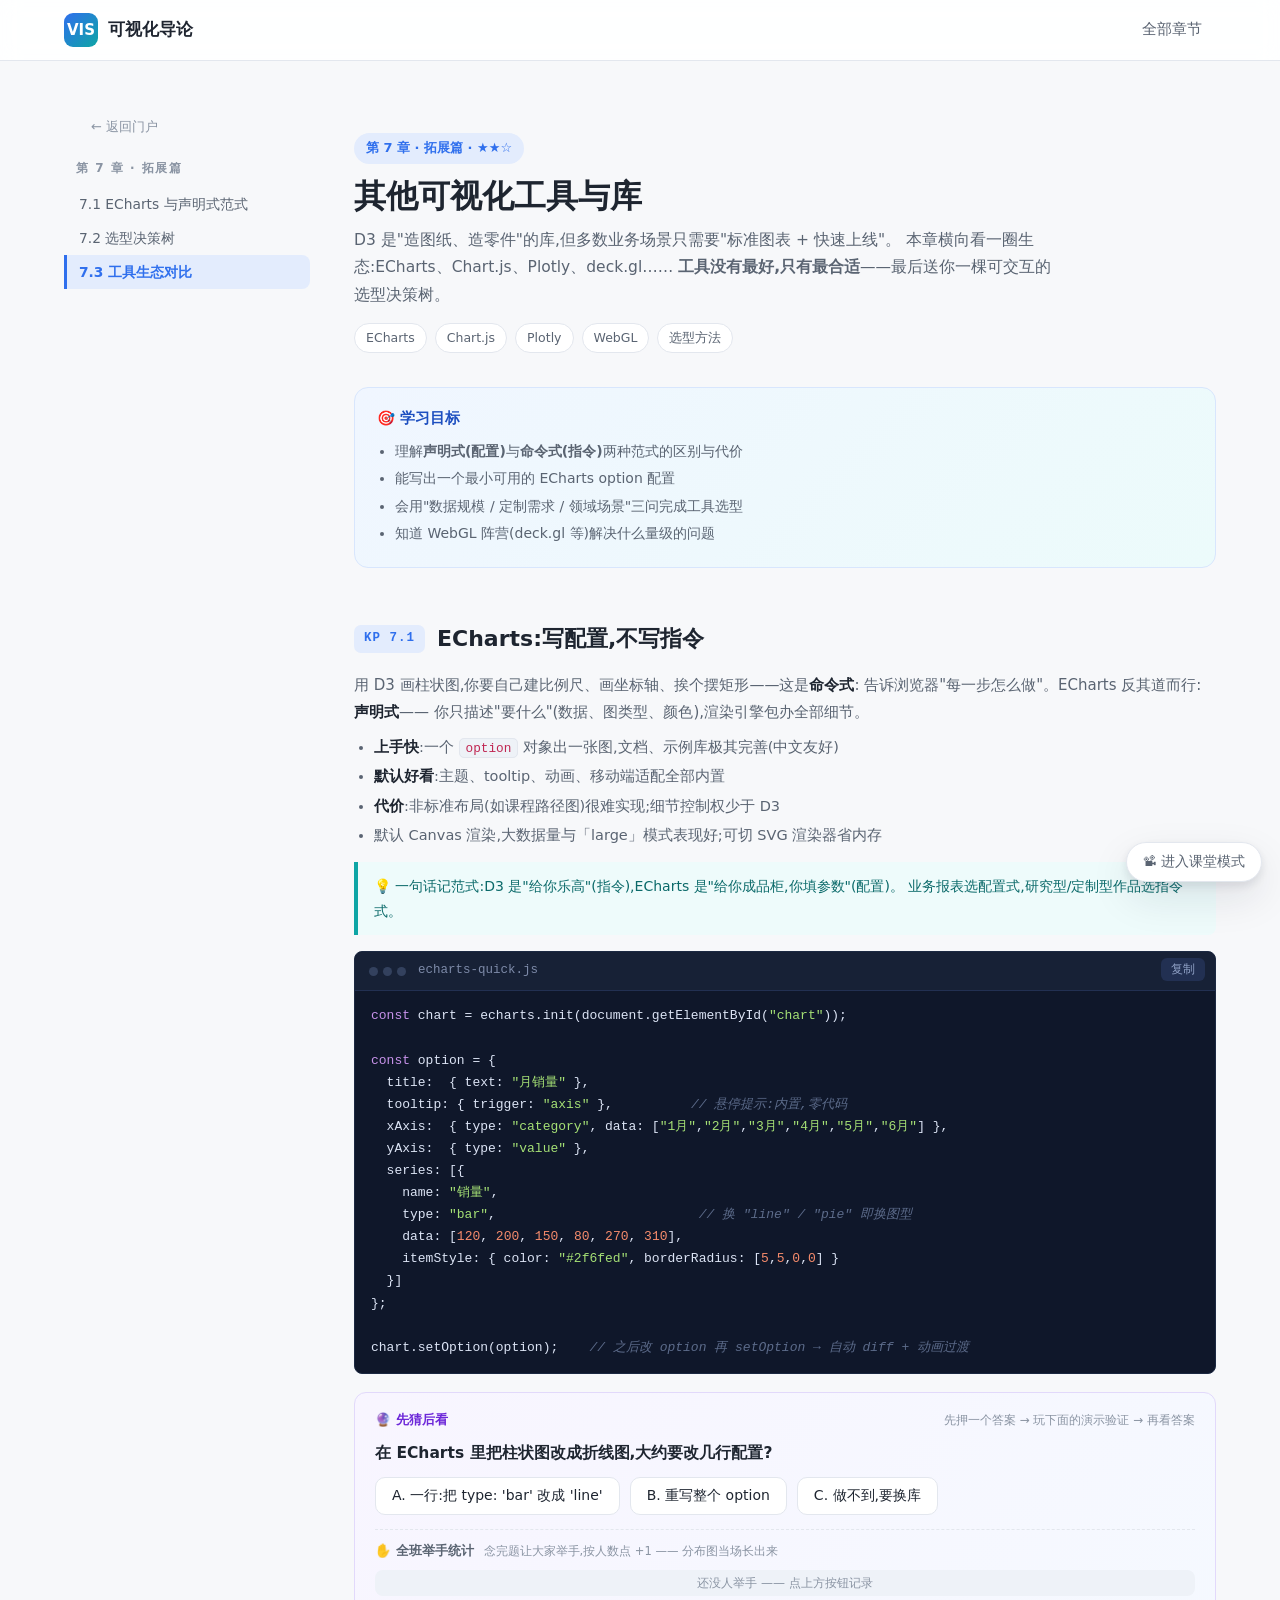
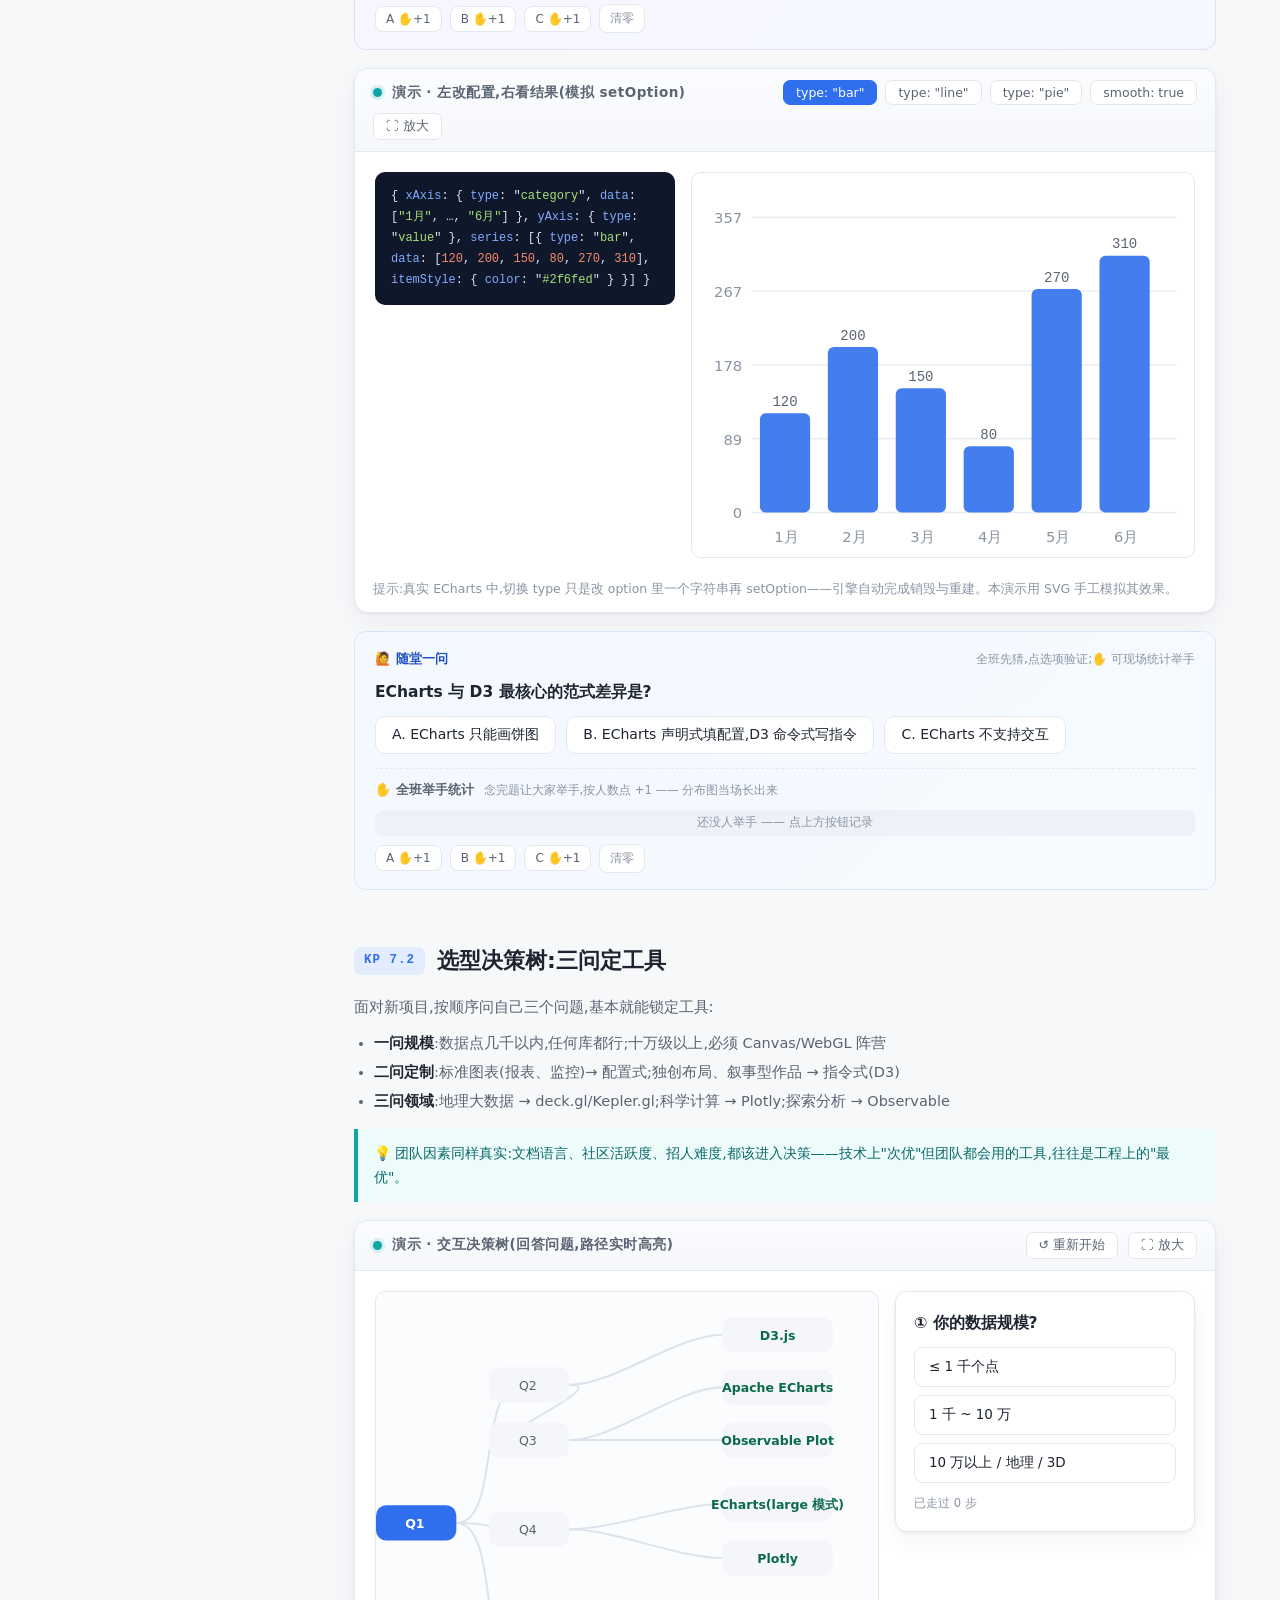
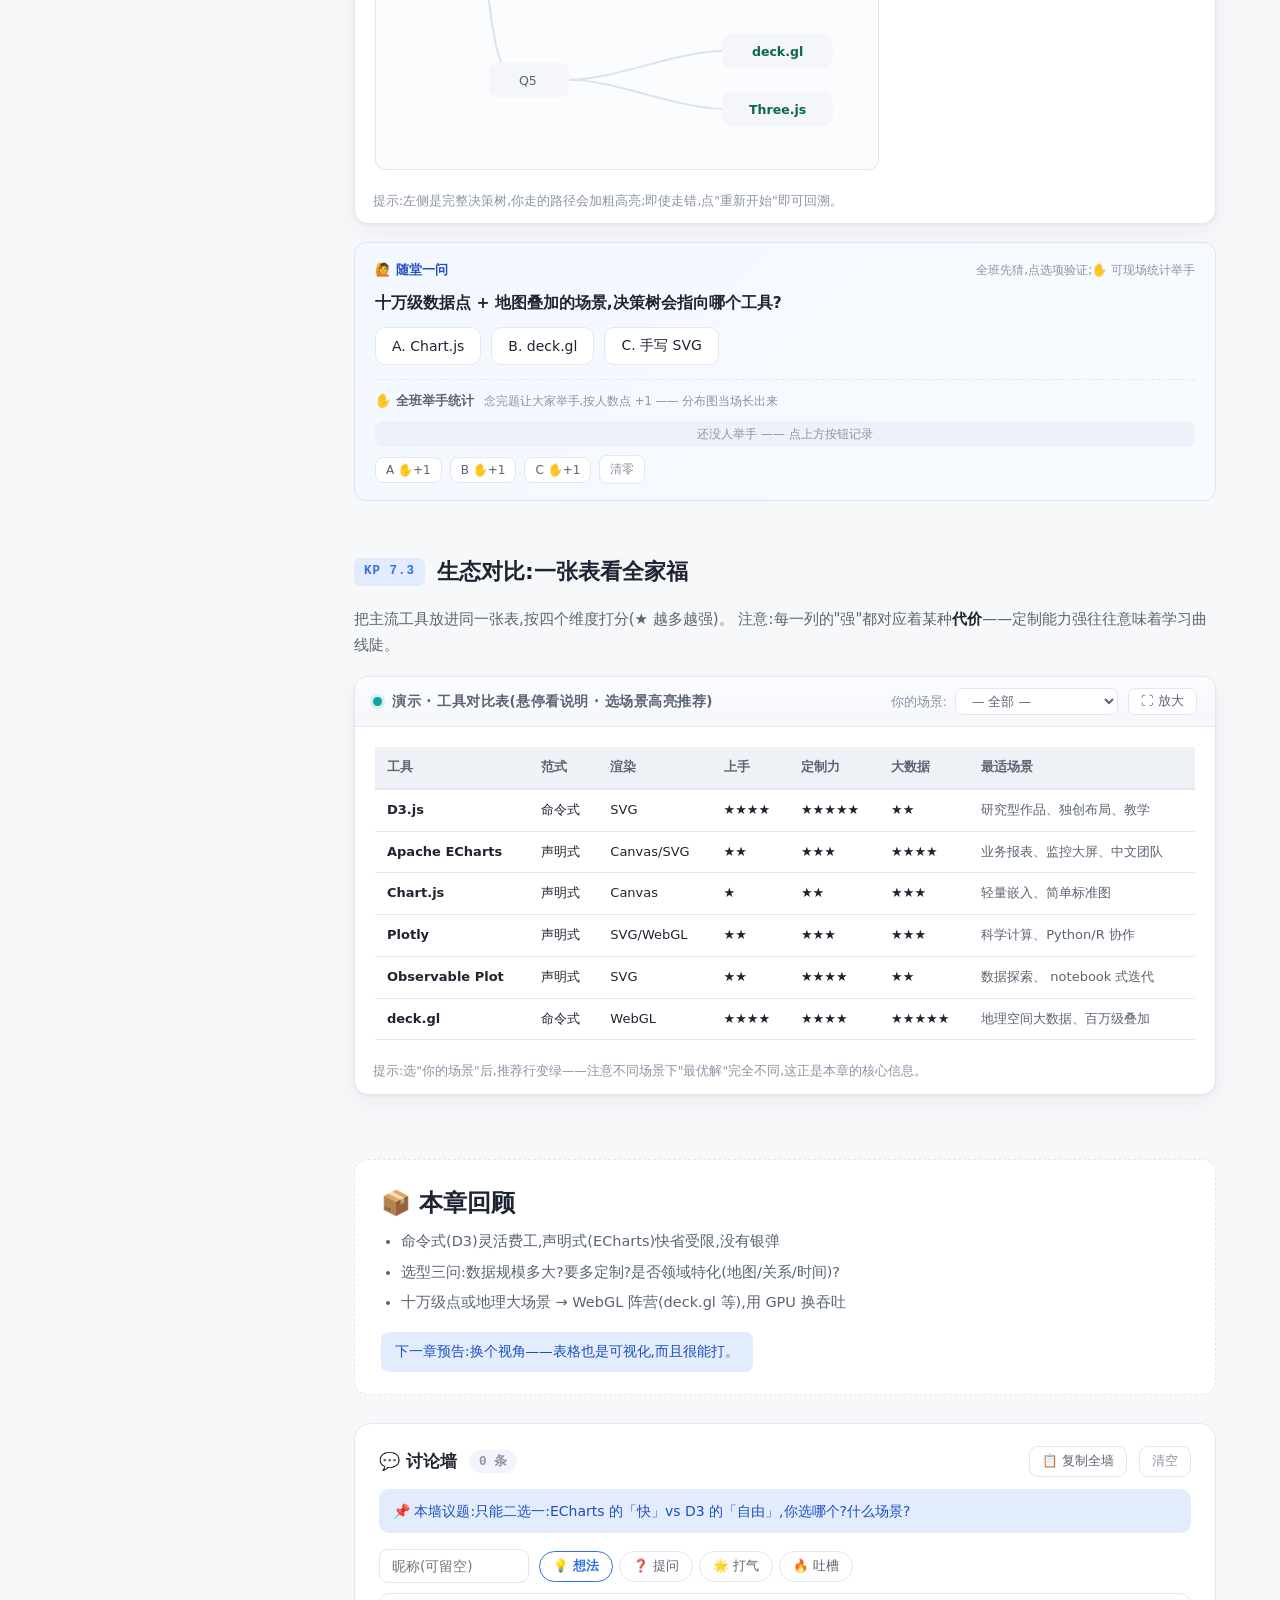
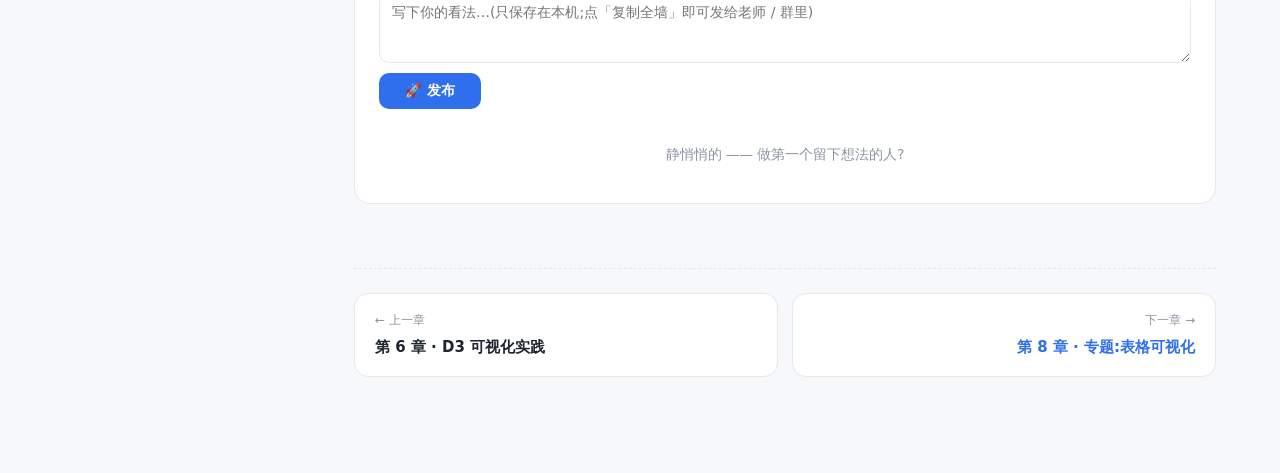
<file: chapters/ch3-1.html>
<!DOCTYPE html>
<html lang="zh-CN">
<head>
<meta charset="UTF-8">
<meta name="viewport" content="width=device-width, initial-scale=1.0">
<title>第 7 章 · 其他可视化工具与库 — 可视化导论</title>
<meta name="description" content="比较 D3、ECharts、Plotly、Observable 与 WebGL 工具,通过决策树完成选型。">
<link rel="icon" href="../assets/favicon.svg" type="image/svg+xml">
<link rel="stylesheet" href="../assets/style.css">
<link rel="stylesheet" href="../assets/lesson.css">
<style>
  .opt-grid { display: grid; grid-template-columns: 300px 1fr; gap: 16px; align-items: start; }
  .opt-json { background: var(--bg-code); color: #dce4f5; border-radius: 10px; padding: 14px 16px;
    font-family: var(--mono); font-size: 12px; line-height: 1.75; overflow-x: auto; }
  .opt-json .k { color: #82aaff; } .opt-json .s { color: #a5e075; } .opt-json .n { color: #f78c6c; }
  .dt-wrap { display: grid; grid-template-columns: 1fr 300px; gap: 16px; align-items: start; }
  .dt-node { rx: 8; }
  .dt-qbox { border: 1px solid var(--border); border-radius: 12px; padding: 18px; background: #fff; box-shadow: var(--shadow); }
  .dt-qbox h4 { font-size: 15.5px; margin-bottom: 10px; }
  .dt-opts { display: flex; flex-direction: column; gap: 8px; }
  .dt-opts button { text-align: left; padding: 10px 14px; border-radius: 9px; border: 1px solid var(--border);
    background: #fff; font-size: 13.5px; cursor: pointer; font-family: var(--sans); transition: all .15s; color: var(--text); }
  .dt-opts button:hover { border-color: var(--accent); background: var(--accent-soft); }
  .dt-result { background: linear-gradient(135deg,#f0f6ff,#ecfbfb); border: 1px solid #d8e6fd; border-radius: 12px; padding: 18px; }
  .dt-result .tool { font-size: 22px; font-weight: 800; color: var(--accent); }
  table.eco { border-collapse: collapse; font-size: 13px; width: 100%; }
  table.eco th { background: var(--bg-soft); padding: 9px 12px; text-align: left; color: var(--text-2); border-bottom: 2px solid var(--border); }
  table.eco td { padding: 9px 12px; border-bottom: 1px solid var(--border); }
  table.eco tr { transition: background .15s; }
  table.eco tbody tr:hover { background: var(--accent-soft); }
  table.eco tr.rec { background: #e7f9f0; }
  .pill { display: inline-block; font-size: 11.5px; padding: 2px 9px; border-radius: 999px; background: var(--bg-soft); color: var(--text-2); }
</style>
</head>
<body>

<header class="topbar">
  <div class="topbar-inner">
    <a class="brand" href="../index.html"><span class="brand-mark">VIS</span><span>可视化导论</span></a>
    <nav><a href="../index.html#chapters">全部章节</a></nav>
  </div>
</header>

<div class="ch-layout">

  <aside class="toc">
    <a class="toc-back" href="../index.html">← 返回门户</a>
    <div class="toc-ch">第 7 章 · 拓展篇</div>
    <a href="#kp1">7.1 ECharts 与声明式范式</a>
    <a href="#kp2">7.2 选型决策树</a>
    <a href="#kp3">7.3 工具生态对比</a>
  </aside>

  <main>
    <div class="ch-hero">
      <span class="kicker">第 7 章 · 拓展篇 · ★★☆</span>
      <h1>其他可视化工具与库</h1>
      <p class="lead">
        D3 是"造图纸、造零件"的库,但多数业务场景只需要"标准图表 + 快速上线"。
        本章横向看一圈生态:ECharts、Chart.js、Plotly、deck.gl……
        <strong>工具没有最好,只有最合适</strong>——最后送你一棵可交互的选型决策树。
      </p>
      <div class="ch-tags"><span>ECharts</span><span>Chart.js</span><span>Plotly</span><span>WebGL</span><span>选型方法</span></div>
    </div>

    <div class="objectives">
      <h2>🎯 学习目标</h2>
      <ul>
        <li>理解<strong>声明式(配置)</strong>与<strong>命令式(指令)</strong>两种范式的区别与代价</li>
        <li>能写出一个最小可用的 ECharts option 配置</li>
        <li>会用"数据规模 / 定制需求 / 领域场景"三问完成工具选型</li>
        <li>知道 WebGL 阵营(deck.gl 等)解决什么量级的问题</li>
      </ul>
    </div>

    <!-- ================= KP 7.1 ================= -->
    <section class="kp" id="kp1">
      <div class="kp-head"><span class="kp-badge">KP 7.1</span><h2>ECharts:写配置,不写指令</h2></div>
      <div class="kp-body">
        <p>
          用 D3 画柱状图,你要自己建比例尺、画坐标轴、挨个摆矩形——这是<strong>命令式</strong>:
          告诉浏览器"每一步怎么做"。ECharts 反其道而行:<strong>声明式</strong>——
          你只描述"要什么"(数据、图类型、颜色),渲染引擎包办全部细节。
        </p>
        <ul>
          <li><strong>上手快</strong>:一个 <code>option</code> 对象出一张图,文档、示例库极其完善(中文友好)</li>
          <li><strong>默认好看</strong>:主题、tooltip、动画、移动端适配全部内置</li>
          <li><strong>代价</strong>:非标准布局(如课程路径图)很难实现;细节控制权少于 D3</li>
          <li>默认 Canvas 渲染,大数据量与「large」模式表现好;可切 SVG 渲染器省内存</li>
        </ul>
        <div class="note">💡 一句话记范式:D3 是"给你乐高"(指令),ECharts 是"给你成品柜,你填参数"(配置)。
        业务报表选配置式,研究型/定制型作品选指令式。</div>
      </div>

      <div class="codeblock">
        <div class="code-head"><span class="dots"><i></i><i></i><i></i></span>echarts-quick.js</div>
        <button class="copy">复制</button>
<pre><code>const chart = echarts.init(document.getElementById("chart"));

const option = {
  title:  { text: "月销量" },
  tooltip: { trigger: "axis" },          // 悬停提示:内置,零代码
  xAxis:  { type: "category", data: ["1月","2月","3月","4月","5月","6月"] },
  yAxis:  { type: "value" },
  series: [{
    name: "销量",
    type: "bar",                          // 换 "line" / "pie" 即换图型
    data: [120, 200, 150, 80, 270, 310],
    itemStyle: { color: "#2f6fed", borderRadius: [5,5,0,0] }
  }]
};

chart.setOption(option);    // 之后改 option 再 setOption → 自动 diff + 动画过渡</code></pre>
      </div>

      <div class="demo">
        <div class="demo-head">
          <span class="dot"></span><h3>演示 · 左改配置,右看结果(模拟 setOption)</h3>
          <span class="spacer"></span>
          <div class="demo-ctrl">
            <button class="primary opt-btn" data-opt="bar">type: "bar"</button>
            <button class="opt-btn" data-opt="line">type: "line"</button>
            <button class="opt-btn" data-opt="pie">type: "pie"</button>
            <button class="opt-btn" data-opt="smooth">smooth: true</button>
          </div>
        </div>
        <div class="demo-body">
          <div class="opt-grid">
            <div class="opt-json" id="opt-json"></div>
            <div><svg id="opt-chart" viewBox="0 0 340 260" style="width:100%;border:1px solid var(--border);border-radius:10px;background:#fff"></svg></div>
          </div>
        </div>
        <div class="demo-tip">提示:真实 ECharts 中,切换 type 只是改 option 里一个字符串再 setOption——引擎自动完成销毁与重建。本演示用 SVG 手工模拟其效果。</div>
      </div>
    </section>

    <!-- ================= KP 7.2 ================= -->
    <section class="kp" id="kp2">
      <div class="kp-head"><span class="kp-badge">KP 7.2</span><h2>选型决策树:三问定工具</h2></div>
      <div class="kp-body">
        <p>面对新项目,按顺序问自己三个问题,基本就能锁定工具:
        </p>
        <ul>
          <li><strong>一问规模</strong>:数据点几千以内,任何库都行;十万级以上,必须 Canvas/WebGL 阵营</li>
          <li><strong>二问定制</strong>:标准图表(报表、监控)→ 配置式;独创布局、叙事型作品 → 指令式(D3)</li>
          <li><strong>三问领域</strong>:地理大数据 → deck.gl/Kepler.gl;科学计算 → Plotly;探索分析 → Observable</li>
        </ul>
        <div class="note">💡 团队因素同样真实:文档语言、社区活跃度、招人难度,都该进入决策——技术上"次优"但团队都会用的工具,往往是工程上的"最优"。</div>
      </div>

      <div class="demo" id="kp2-demo">
        <div class="demo-head">
          <span class="dot"></span><h3>演示 · 交互决策树(回答问题,路径实时高亮)</h3>
          <span class="spacer"></span>
          <div class="demo-ctrl"><button id="dt-restart">↺ 重新开始</button></div>
        </div>
        <div class="demo-body">
          <div class="dt-wrap">
            <svg id="dt-svg" viewBox="0 0 400 380" style="width:100%;border:1px solid var(--border);border-radius:10px;background:#fbfcfe"></svg>
            <div id="dt-panel"></div>
          </div>
        </div>
        <div class="demo-tip">提示:左侧是完整决策树,你走的路径会加粗高亮;即使走错,点"重新开始"即可回溯。</div>
      </div>
    </section>

    <!-- ================= KP 7.3 ================= -->
    <section class="kp" id="kp3">
      <div class="kp-head"><span class="kp-badge">KP 7.3</span><h2>生态对比:一张表看全家福</h2></div>
      <div class="kp-body">
        <p>
          把主流工具放进同一张表,按四个维度打分(★ 越多越强)。
          注意:每一列的"强"都对应着某种<strong>代价</strong>——定制能力强往往意味着学习曲线陡。
        </p>
      </div>

      <div class="demo">
        <div class="demo-head">
          <span class="dot"></span><h3>演示 · 工具对比表(悬停看说明 · 选场景高亮推荐)</h3>
          <span class="spacer"></span>
          <div class="demo-ctrl">
            <label for="eco-filter">你的场景:</label>
            <select id="eco-filter">
              <option value="">— 全部 —</option>
              <option value="fast">快速出标准图表</option>
              <option value="custom">深度定制 / 叙事作品</option>
              <option value="big">十万级以上数据</option>
              <option value="geo">地理空间大数据</option>
            </select>
          </div>
        </div>
        <div class="demo-body">
          <table class="eco" id="eco-table">
            <caption class="sr-only">常用可视化工具特性对比</caption>
            <thead><tr><th scope="col">工具</th><th scope="col">范式</th><th scope="col">渲染</th><th scope="col">上手</th><th scope="col">定制力</th><th scope="col">大数据</th><th scope="col">最适场景</th></tr></thead>
            <tbody></tbody>
          </table>
        </div>
        <div class="demo-tip">提示:选"你的场景"后,推荐行变绿——注意不同场景下"最优解"完全不同,这正是本章的核心信息。</div>
      </div>
    </section>

    <div class="ch-pager">
      <a href="ch2-3.html"><span class="dir">← 上一章</span><span class="ttl">第 6 章 · D3 可视化实践</span></a>
      <a class="next" href="ch3-2.html"><span class="dir">下一章 →</span><span class="ttl">第 8 章 · 专题:表格可视化</span></a>
    </div>
  </main>
</div>

<script src="../assets/main.js"></script>
<script src="../assets/lesson.js"></script>
<script>
(function () {
  const V = window.Vis;

  /* ========== 演示 7.1:option 配置切换 ========== */
  const optJson = document.getElementById("opt-json");
  const optChart = document.getElementById("opt-chart");
  const DATA = [
    ["1月", 120], ["2月", 200], ["3月", 150], ["4月", 80], ["5月", 270], ["6月", 310],
  ];
  let cur = { type: "bar", smooth: false };

  function renderOption() {
    const typeStr = cur.type === "pie" ? "pie" : cur.type;
    const extra = cur.type === "line" ? `,\n    smooth: ${cur.smooth}` : "";
    optJson.innerHTML =
`{
  <span class="k">xAxis</span>: { <span class="k">type</span>: "<span class="s">category</span>",
           <span class="k">data</span>: [<span class="s">"1月"</span>, …, <span class="s">"6月"</span>] },
  <span class="k">yAxis</span>:  { <span class="k">type</span>: "<span class="s">value</span>" },
  <span class="k">series</span>: [{
    <span class="k">type</span>: "<span class="s">${typeStr}</span>"${extra},
    <span class="k">data</span>: [<span class="n">120</span>, <span class="n">200</span>, <span class="n">150</span>, <span class="n">80</span>, <span class="n">270</span>, <span class="n">310</span>],
    <span class="k">itemStyle</span>: { <span class="k">color</span>: "<span class="s">#2f6fed</span>" }
  }]
}`;
    drawChart();
  }

  function drawChart() {
    optChart.innerHTML = "";
    const W = 340, H = 260, PL = 40, PB = 30, PT = 30;
    const vals = DATA.map((d) => d[1]);
    const max = Math.max(...vals) * 1.15;
    const y = V.scaleLinear(0, max, H - PB, PT);

    if (cur.type === "pie") {
      // 环形
      const total = vals.reduce((a, b) => a + b, 0);
      let ang = -Math.PI / 2;
      const cx = 170, cy = 130, r0 = 48, r1 = 92;
      vals.forEach((v, i) => {
        const a0 = ang, a1 = ang + (v / total) * Math.PI * 2 - 0.02;
        ang += (v / total) * Math.PI * 2;
        const P = (r, a) => [cx + r * Math.cos(a), cy + r * Math.sin(a)];
        const [sx, sy] = P(r1, a0), [ex, ey] = P(r1, a1), [ix, iy] = P(r0, a1), [jx, jy] = P(r0, a0);
        const large = a1 - a0 > Math.PI ? 1 : 0;
        optChart.appendChild(V.svgEl("path", {
          d: `M ${sx} ${sy} A ${r1} ${r1} 0 ${large} 1 ${ex} ${ey} L ${ix} ${iy} A ${r0} ${r0} 0 ${large} 0 ${jx} ${jy} Z`,
          fill: V.palette[i], opacity: .9,
        }));
      });
      const t = V.svgEl("text", { x: cx, y: cy + 5, "text-anchor": "middle", "font-size": 14, fill: "#1e2530", "font-weight": 700, "font-family": "var(--mono)" });
      t.textContent = total; optChart.appendChild(t);
      return;
    }

    // 轴
    for (let i = 0; i <= 4; i++) {
      const yy = PT + (H - PB - PT) * (i / 4);
      optChart.appendChild(V.svgEl("line", { x1: PL, x2: W - 12, y1: yy, y2: yy, stroke: "#e9edf3" }));
      const t = V.svgEl("text", { x: PL - 6, y: yy + 4, "text-anchor": "end", "font-size": 10, fill: "#8a94a3" });
      t.textContent = Math.round((max / 4) * (4 - i)); optChart.appendChild(t);
    }
    DATA.forEach((d, i) => {
      const x = PL + i * ((W - PL - 24) / 6) + 4;
      const t = V.svgEl("text", { x: x + 20, y: H - 10, "text-anchor": "middle", "font-size": 10, fill: "#8a94a3" });
      t.textContent = d[0]; optChart.appendChild(t);
    });

    if (cur.type === "bar") {
      const bw = (W - PL - 24) / 6 - 12;
      DATA.forEach((d, i) => {
        const x = PL + i * ((W - PL - 24) / 6) + 6;
        const r = V.svgEl("rect", { x, y: y(d[1]), width: bw, height: y(0) - y(d[1]), rx: 4, fill: "#2f6fed", opacity: .9 });
        r.style.transition = "all .5s";
        optChart.appendChild(r);
        const t = V.svgEl("text", { x: x + bw / 2, y: y(d[1]) - 5, "text-anchor": "middle", "font-size": 9.5, fill: "#5a6472", "font-family": "var(--mono)" });
        t.textContent = d[1]; optChart.appendChild(t);
      });
    } else {
      // 折线(带可选平滑)
      const xs = DATA.map((_, i) => PL + i * ((W - PL - 24) / 6) + 6 + ((W - PL - 24) / 6 - 12) / 2);
      let d;
      if (cur.smooth) {
        // 简易 Catmull-Rom → 贝塞尔
        const pts = xs.map((x, i) => [x, y(DATA[i][1])]);
        d = `M ${pts[0][0]},${pts[0][1]}`;
        for (let i = 0; i < pts.length - 1; i++) {
          const p0 = pts[Math.max(0, i - 1)], p1 = pts[i], p2 = pts[i + 1], p3 = pts[Math.min(pts.length - 1, i + 2)];
          const c1 = [p1[0] + (p2[0] - p0[0]) / 6, p1[1] + (p2[1] - p0[1]) / 6];
          const c2 = [p2[0] - (p3[0] - p1[0]) / 6, p2[1] - (p3[1] - p1[1]) / 6];
          d += ` C ${c1[0]},${c1[1]} ${c2[0]},${c2[1]} ${p2[0]},${p2[1]}`;
        }
      } else {
        d = "M " + xs.map((x, i) => `${x},${y(DATA[i][1])}`).join(" L ");
      }
      optChart.appendChild(V.svgEl("path", { d, fill: "none", stroke: "#2f6fed", "stroke-width": 3, "stroke-linecap": "round", "stroke-linejoin": "round" }));
      xs.forEach((x, i) => optChart.appendChild(V.svgEl("circle", { cx: x, cy: y(DATA[i][1]), r: 3.5, fill: "#fff", stroke: "#2f6fed", "stroke-width": 2 })));
    }
  }
  document.querySelectorAll(".opt-btn").forEach((b) =>
    b.addEventListener("click", () => {
      const o = b.dataset.opt;
      if (o === "smooth") { cur.smooth = !cur.smooth; cur.type = "line"; }
      else cur.type = o;
      renderOption();
    }));
  renderOption();

  /* ========== 演示 7.2:决策树 ========== */
  // 树数据:id, 问题/叶子, 选项 [label, 下一 id]
  const TREE = {
    q1: { q: "① 你的数据规模?", opts: [["≤ 1 千个点", "q2"], ["1 千 ~ 10 万", "q4"], ["10 万以上 / 地理 / 3D", "q5"]] },
    q2: { q: "② 想深挖可视化底层、完全掌控每个像素?", opts: [["是,这是学习目的", "leaf-d3"], ["否,快速交活优先", "q3"]] },
    q3: { q: "③ 只要标准图表(柱/线/饼/地图)?", opts: [["是", "leaf-echarts"], ["否,想要探索式分析", "leaf-obs"]] },
    q4: { q: "② 海量散点 / 关系图 / 轨迹为主?", opts: [["是", "leaf-echarts-big"], ["否,常规图表为主", "leaf-plotly"]] },
    q5: { q: "② 偏地理空间(点、线、面海量叠加)?", opts: [["是", "leaf-deck"], ["否,偏 3D 场景", "leaf-three"]] },
    "leaf-d3": { leaf: "D3.js", why: "完全控制:比例尺、布局、交互全部亲手实现。学习曲线最陡,但天花板最高——本课程主线。" },
    "leaf-echarts": { leaf: "Apache ECharts / Chart.js", why: "配置式出图,主题/tooltip/动画内置,中文文档完善,团队协作效率高。" },
    "leaf-obs": { leaf: "Observable Plot / Vega-Lite", why: "一行一图的研究式语法,改数据即改图,适合数据探索与快速迭代。" },
    "leaf-echarts-big": { leaf: "ECharts(large 模式)", why: "Canvas 渲染 + 大数据优化,十万点散点带 tooltip 依然流畅。" },
    "leaf-plotly": { leaf: "Plotly", why: "统计图表全家桶 + 科学计算生态(Python/R 无缝),适合中等规模的快速分析。" },
    "leaf-deck": { leaf: "deck.gl / Kepler.gl", why: "WebGL 地理渲染,百万级点线面叠加是主场,Kepler 甚至零代码。" },
    "leaf-three": { leaf: "Three.js / ECharts-GL", why: "真 3D 场景:曲面、流场、建筑信息模型。学习成本高,慎入但值得。" },
  };
  // 手工布局坐标(id → [x,y])
  const POS = {
    q1: [30, 170], q2: [120, 60], q3: [120, 104], q4: [120, 175], q5: [120, 295],
    "leaf-d3": [280, 20], "leaf-echarts": [280, 62], "leaf-obs": [280, 104],
    "leaf-echarts-big": [280, 155], "leaf-plotly": [280, 198],
    "leaf-deck": [280, 272], "leaf-three": [280, 318],
  };
  const EDGES = [];
  (function edges(n, from) {
    if (n.opts) n.opts.forEach(([_, to]) => { EDGES.push([from, to]); edges(TREE[to], to); });
  })(TREE.q1, "q1");

  const dtSvg = document.getElementById("dt-svg");
  const dtPanel = document.getElementById("dt-panel");
  let dtState = { cur: "q1", path: [] };

  function dtDraw() {
    dtSvg.innerHTML = "";
    const litEdges = new Set();
    for (let i = 0; i < dtState.path.length; i++) litEdges.add(dtState.path[i] + "→" + (i + 1 < dtState.path.length ? dtState.path[i + 1] : dtState.cur));
    // 边
    EDGES.forEach(([a, b]) => {
      const [ax, ay] = POS[a], [bx, by] = POS[b];
      const lit = litEdges.has(a + "→" + b);
      dtSvg.appendChild(V.svgEl("path", {
        d: `M ${ax + 34} ${ay + 14} C ${ax + 70} ${ay + 14}, ${bx - 40} ${by + 14}, ${bx - 4} ${by + 14}`,
        fill: "none", stroke: lit ? "#2f6fed" : "#dde3ec", "stroke-width": lit ? 3 : 1.6,
      }));
    });
    // 节点
    Object.keys(POS).forEach((id) => {
      const [x, y] = POS[id];
      const node = TREE[id];
      const isLeaf = !!node.leaf;
      const isCur = dtState.cur === id;
      const onPath = dtState.path.includes(id) || isCur;
      const g = V.svgEl("g");
      const box = V.svgEl("rect", {
        x: isLeaf ? x - 4 : x - 30, y, width: isLeaf ? 88 : 64, height: 28, rx: 8,
        fill: isCur ? "#2f6fed" : isLeaf ? (onPath ? "#e7f9f0" : "#f4f6f9") : (onPath ? "#e3ecfd" : "#f4f6f9"),
        stroke: isLeaf && onPath ? "#10b981" : "none",
      });
      g.appendChild(box);
      const t = V.svgEl("text", {
        x: isLeaf ? x + 40 : x + 1, y: y + 18, "text-anchor": "middle", "font-size": 10,
        fill: isCur ? "#fff" : isLeaf ? "#0b6a4a" : "#5a6472", "font-weight": isCur || isLeaf ? 700 : 500,
      });
      t.textContent = isLeaf ? node.leaf.split(" /")[0] : id.toUpperCase();
      g.appendChild(t);
      dtSvg.appendChild(g);
    });
  }
  function dtAsk() {
    const node = TREE[dtState.cur];
    if (node.leaf) {
      dtPanel.innerHTML = `<div class="dt-result">
        <div style="font-size:12px;color:#1d4fc0;font-weight:600;margin-bottom:4px">🎯 推荐工具</div>
        <div class="tool">${node.leaf}</div>
        <p style="font-size:13px;color:var(--text-2);margin-top:8px">${node.why}</p>
        <button id="dt-restart2" style="margin-top:12px;border:1px solid var(--border);background:#fff;border-radius:8px;padding:7px 14px;cursor:pointer;font-size:13px">↺ 再来一次</button>
      </div>`;
      document.getElementById("dt-restart2").addEventListener("click", dtRestart);
      return;
    }
    dtPanel.innerHTML = `<div class="dt-qbox">
      <h4>${node.q}</h4>
      <div class="dt-opts">${node.opts.map(([label, to]) =>
        `<button data-to="${to}">${label}</button>`).join("")}</div>
      <div style="font-size:11.5px;color:var(--text-3);margin-top:10px">已走过 ${dtState.path.length} 步</div>
    </div>`;
    dtPanel.querySelectorAll("button[data-to]").forEach((b) =>
      b.addEventListener("click", () => {
        dtState.path.push(dtState.cur);
        dtState.cur = b.dataset.to;
        dtDraw(); dtAsk();
      }));
  }
  function dtRestart() { dtState = { cur: "q1", path: [] }; dtDraw(); dtAsk(); }
  document.getElementById("dt-restart").addEventListener("click", dtRestart);
  dtRestart();

  /* ========== 演示 7.3:对比表 ========== */
  const ECO = [
    { name: "D3.js", tag: "命令式", r: "SVG", up: "★★★★", cu: "★★★★★", big: "★★", sc: "fast:0 custom:1 big:0 geo:0", note: "研究型作品、独创布局、教学" },
    { name: "Apache ECharts", tag: "声明式", r: "Canvas/SVG", up: "★★", cu: "★★★", big: "★★★★", sc: "fast:1 custom:0 big:1 geo:0", note: "业务报表、监控大屏、中文团队" },
    { name: "Chart.js", tag: "声明式", r: "Canvas", up: "★", cu: "★★", big: "★★★", sc: "fast:1 custom:0 big:0 geo:0", note: "轻量嵌入、简单标准图" },
    { name: "Plotly", tag: "声明式", r: "SVG/WebGL", up: "★★", cu: "★★★", big: "★★★", sc: "fast:1 custom:0 big:1 geo:0", note: "科学计算、Python/R 协作" },
    { name: "Observable Plot", tag: "声明式", r: "SVG", up: "★★", cu: "★★★★", big: "★★", sc: "fast:0 custom:0 big:0 geo:0", note: "数据探索、 notebook 式迭代" },
    { name: "deck.gl", tag: "命令式", r: "WebGL", up: "★★★★", cu: "★★★★", big: "★★★★★", sc: "fast:0 custom:1 big:1 geo:1", note: "地理空间大数据、百万级叠加" },
  ];
  const ecoTbody = document.querySelector("#eco-table tbody");
  function ecoRender(filter) {
    ecoTbody.innerHTML = ECO.map((t) => {
      const rec = filter && t.sc.includes(filter + ":1");
      return `<tr class="${rec ? "rec" : ""}">
        <td><b>${t.name}</b>${rec ? ' <span class="pill" style="background:#d5f3e5;color:#0b6a4a">✓ 推荐</span>' : ""}</td>
        <td>${t.tag}</td><td>${t.r}</td><td>${t.up}</td><td>${t.cu}</td><td>${t.big}</td>
        <td style="color:var(--text-2)">${t.note}</td></tr>`;
    }).join("");
  }
  document.getElementById("eco-filter").addEventListener("change", (e) => ecoRender(e.target.value));
  ecoRender("");
})();
</script>
</body>
</html>
</file>
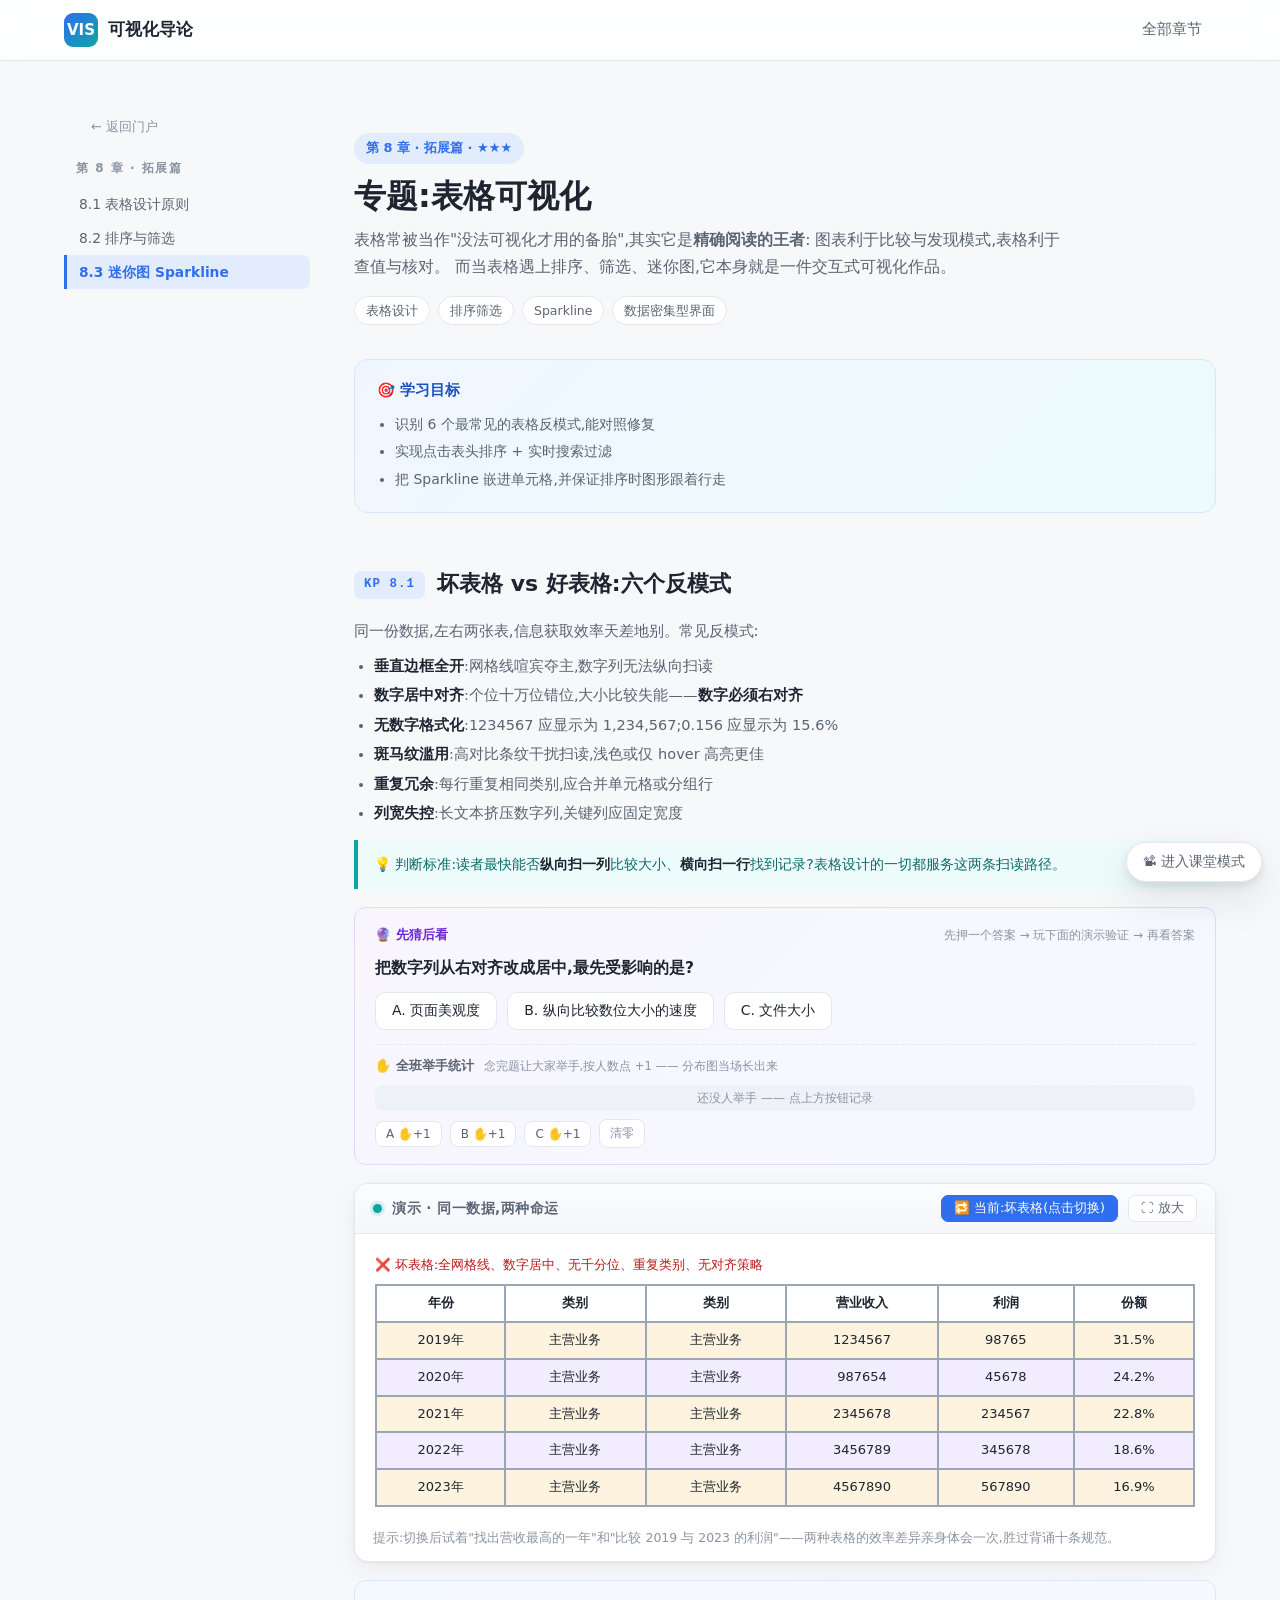
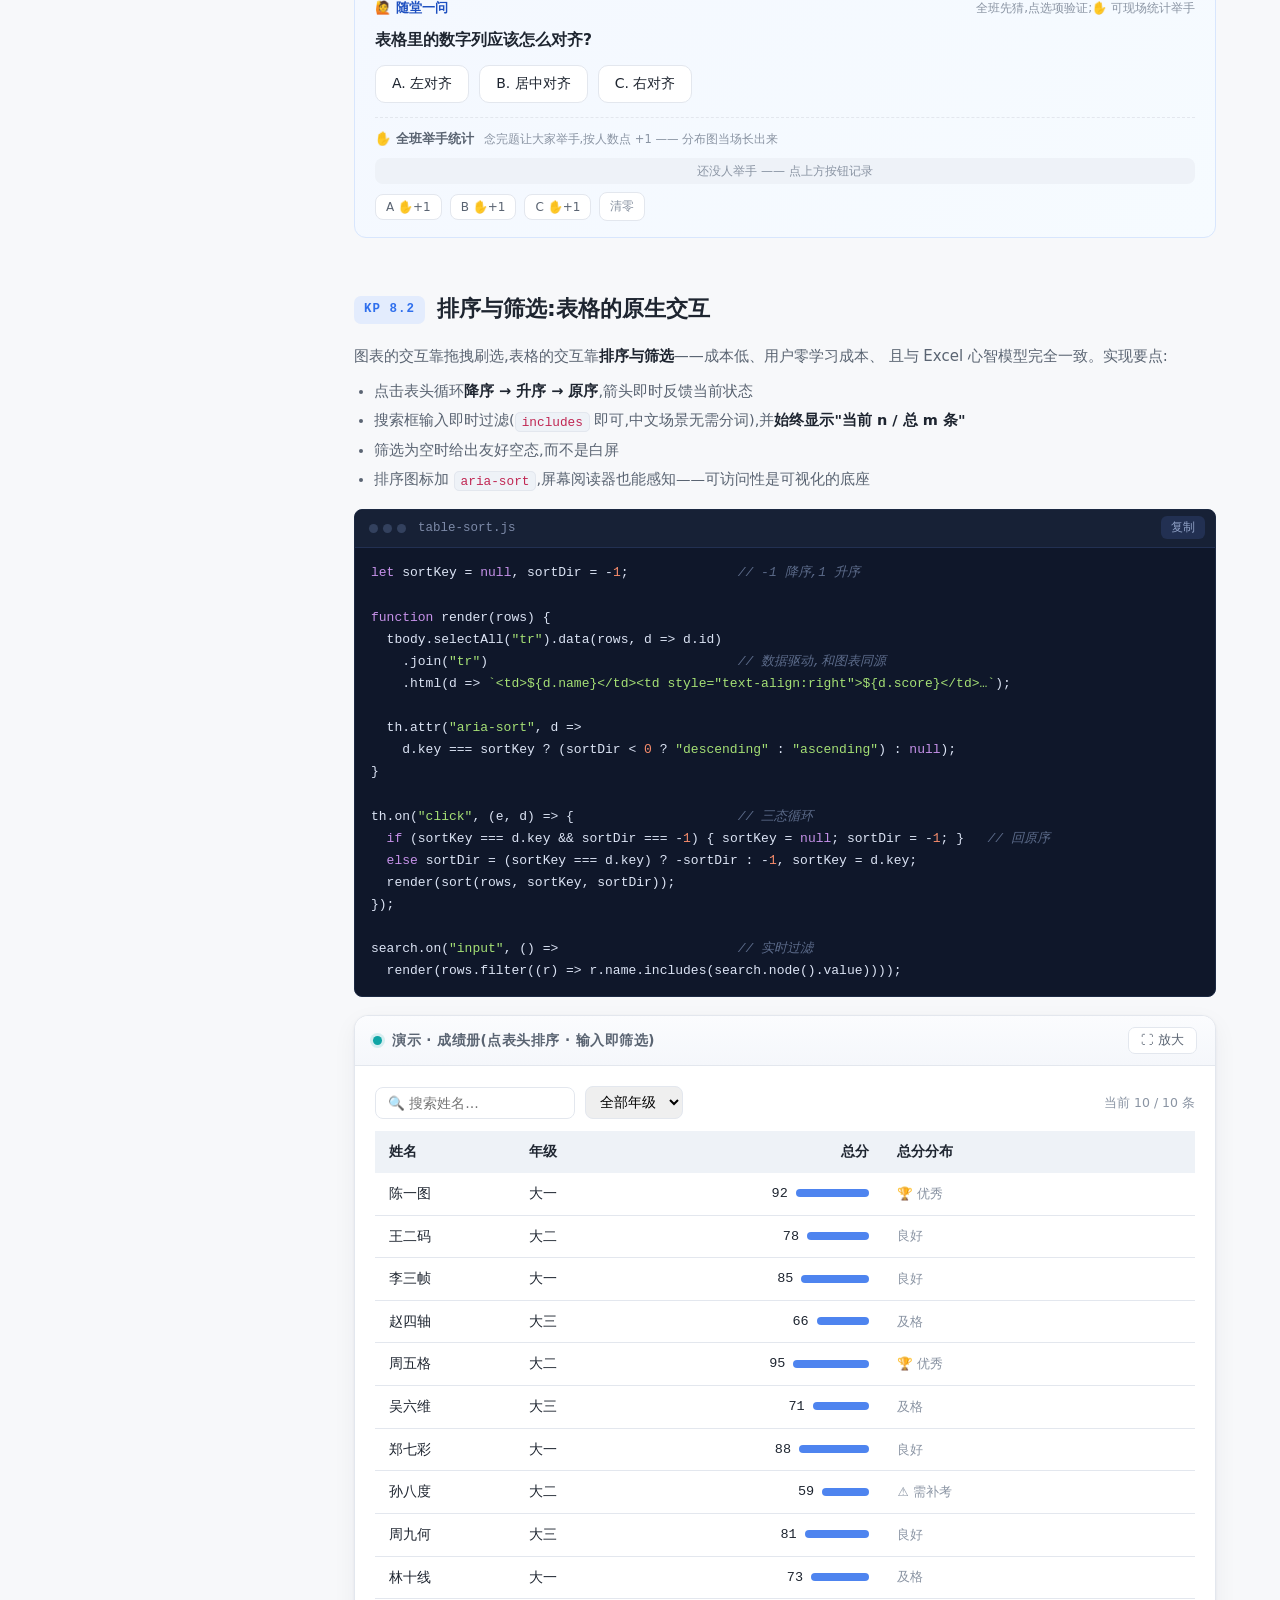
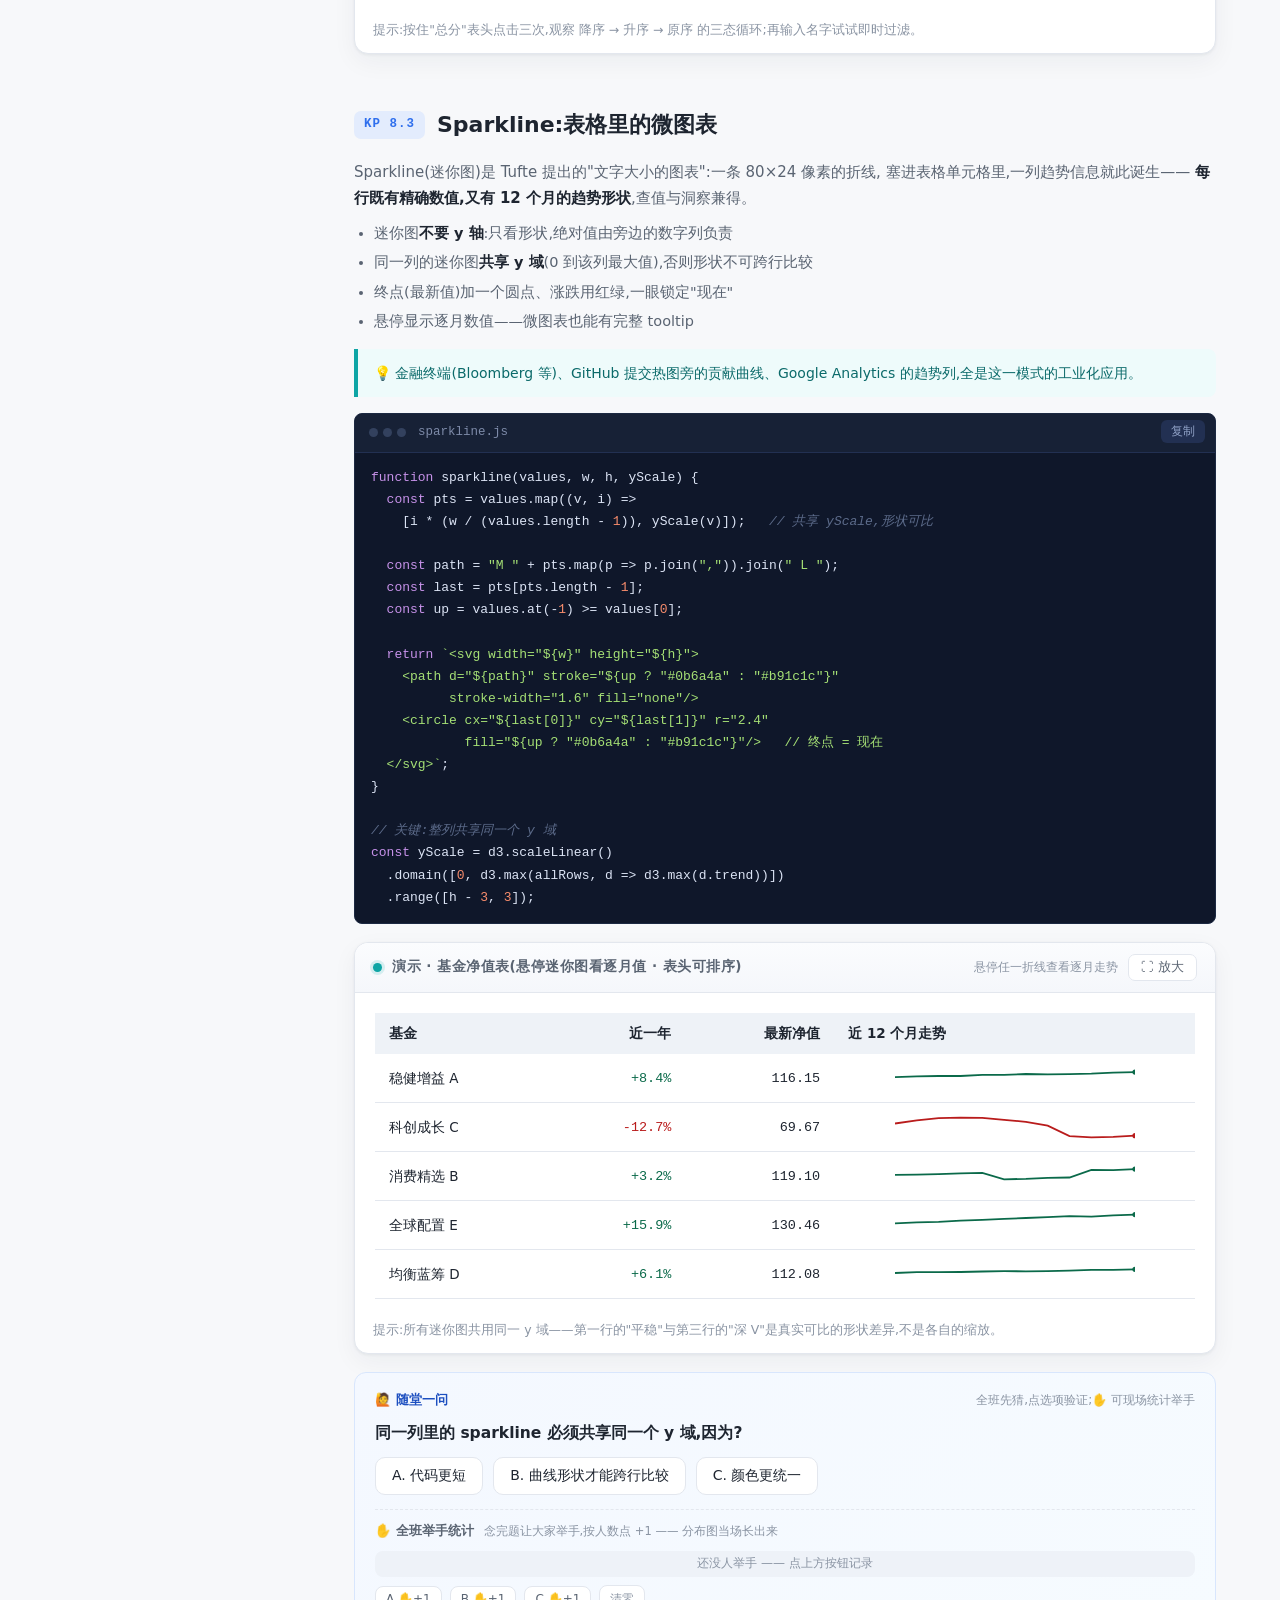
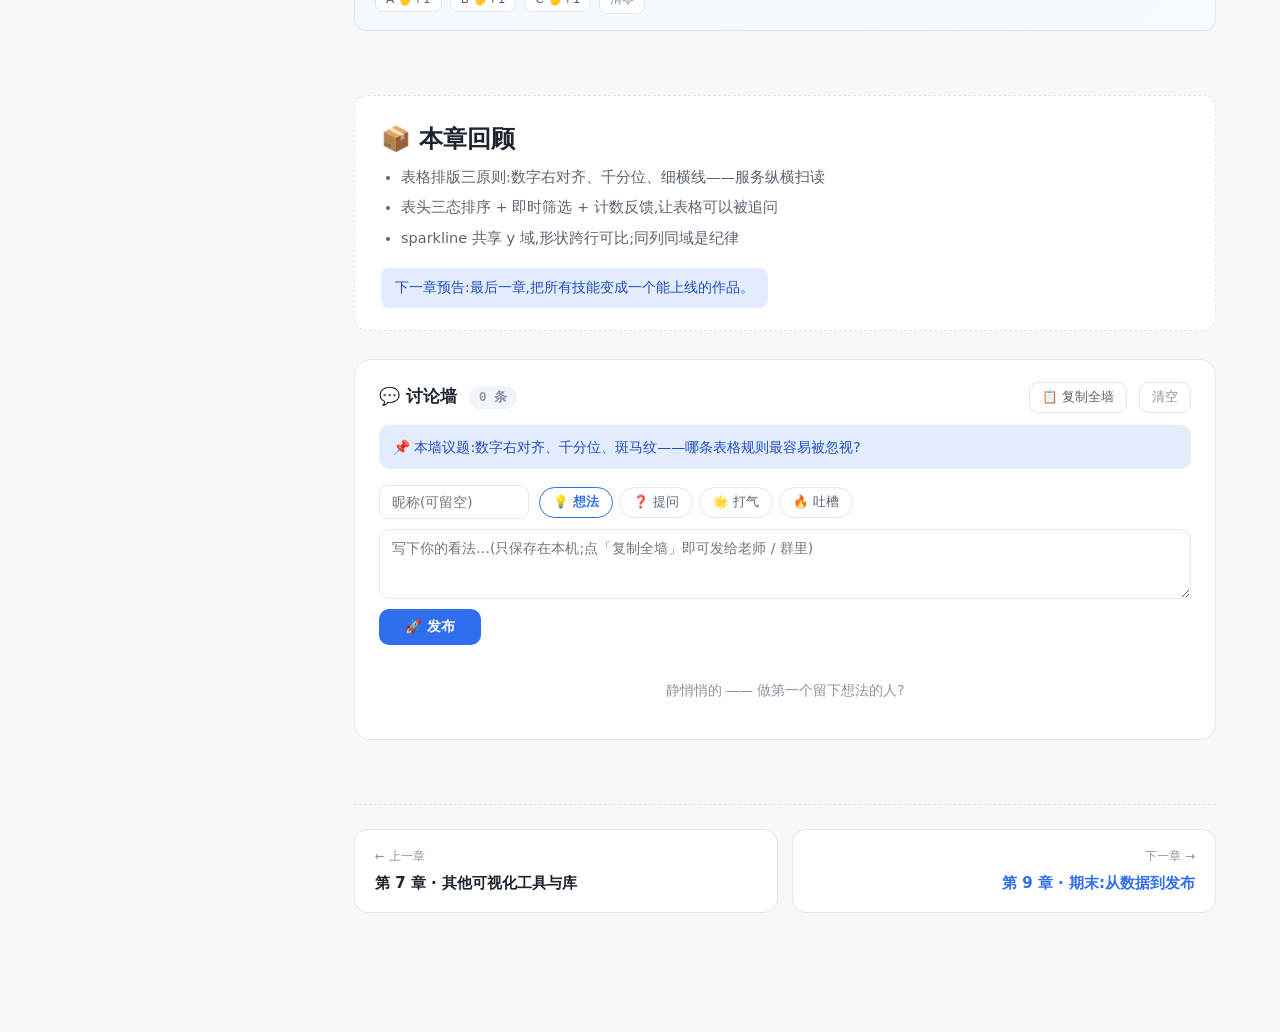
<file: chapters/ch3-2.html>
<!DOCTYPE html>
<html lang="zh-CN">
<head>
<meta charset="UTF-8">
<meta name="viewport" content="width=device-width, initial-scale=1.0">
<title>第 8 章 · 专题:表格可视化 — 可视化导论</title>
<meta name="description" content="学习表格排版、排序、筛选与 Sparkline,让密集数据更容易比较和探索。">
<link rel="icon" href="../assets/favicon.svg" type="image/svg+xml">
<link rel="stylesheet" href="../assets/style.css">
<link rel="stylesheet" href="../assets/lesson.css">
<style>
  table.stu { border-collapse: collapse; font-size: 13.5px; width: 100%; }
  table.stu th { background: var(--bg-soft); padding: 9px 14px; text-align: left; cursor: pointer; user-select: none; white-space: nowrap; }
  table.stu th:hover { background: var(--accent-soft); }
  table.stu th .arr { color: var(--accent); margin-left: 4px; }
  table.stu td { padding: 9px 14px; border-bottom: 1px solid var(--border); }
  table.stu tr:hover td { background: #f6f9ff; }
  .score-bar { display: inline-block; vertical-align: middle; height: 8px; border-radius: 4px; background: #2f6fed; opacity: .85; margin-left: 8px; }
  table.bad-tbl { border-collapse: collapse; font-size: 13px; width: 100%; }
  table.bad-tbl td, table.bad-tbl th { border: 2px solid #9aa5b5; padding: 6px 10px; }
  .bad-note { color: #b91c1c; font-size: 12.5px; }
  .good-note { color: #0b6a4a; font-size: 12.5px; }
  .tbl-toolbar { display: flex; gap: 10px; margin-bottom: 12px; flex-wrap: wrap; align-items: center; }
  .tbl-toolbar input { border: 1px solid var(--border); border-radius: 8px; padding: 7px 12px; font-size: 13.5px; width: 200px; font-family: var(--sans); }
  .spark-cell { cursor: pointer; }
</style>
</head>
<body>

<header class="topbar">
  <div class="topbar-inner">
    <a class="brand" href="../index.html"><span class="brand-mark">VIS</span><span>可视化导论</span></a>
    <nav><a href="../index.html#chapters">全部章节</a></nav>
  </div>
</header>

<div class="ch-layout">

  <aside class="toc">
    <a class="toc-back" href="../index.html">← 返回门户</a>
    <div class="toc-ch">第 8 章 · 拓展篇</div>
    <a href="#kp1">8.1 表格设计原则</a>
    <a href="#kp2">8.2 排序与筛选</a>
    <a href="#kp3">8.3 迷你图 Sparkline</a>
  </aside>

  <main>
    <div class="ch-hero">
      <span class="kicker">第 8 章 · 拓展篇 · ★★★</span>
      <h1>专题:表格可视化</h1>
      <p class="lead">
        表格常被当作"没法可视化才用的备胎",其实它是<strong>精确阅读的王者</strong>:
        图表利于比较与发现模式,表格利于查值与核对。
        而当表格遇上排序、筛选、迷你图,它本身就是一件交互式可视化作品。
      </p>
      <div class="ch-tags"><span>表格设计</span><span>排序筛选</span><span>Sparkline</span><span>数据密集型界面</span></div>
    </div>

    <div class="objectives">
      <h2>🎯 学习目标</h2>
      <ul>
        <li>识别 6 个最常见的表格反模式,能对照修复</li>
        <li>实现点击表头排序 + 实时搜索过滤</li>
        <li>把 Sparkline 嵌进单元格,并保证排序时图形跟着行走</li>
      </ul>
    </div>

    <!-- ================= KP 8.1 ================= -->
    <section class="kp" id="kp1">
      <div class="kp-head"><span class="kp-badge">KP 8.1</span><h2>坏表格 vs 好表格:六个反模式</h2></div>
      <div class="kp-body">
        <p>同一份数据,左右两张表,信息获取效率天差地别。常见反模式:
        </p>
        <ul>
          <li><strong>垂直边框全开</strong>:网格线喧宾夺主,数字列无法纵向扫读</li>
          <li><strong>数字居中对齐</strong>:个位十万位错位,大小比较失能——<strong>数字必须右对齐</strong></li>
          <li><strong>无数字格式化</strong>:1234567 应显示为 1,234,567;0.156 应显示为 15.6%</li>
          <li><strong>斑马纹滥用</strong>:高对比条纹干扰扫读,浅色或仅 hover 高亮更佳</li>
          <li><strong>重复冗余</strong>:每行重复相同类别,应合并单元格或分组行</li>
          <li><strong>列宽失控</strong>:长文本挤压数字列,关键列应固定宽度</li>
        </ul>
        <div class="note">💡 判断标准:读者最快能否<strong>纵向扫一列</strong>比较大小、<strong>横向扫一行</strong>找到记录?表格设计的一切都服务这两条扫读路径。</div>
      </div>

      <div class="demo">
        <div class="demo-head">
          <span class="dot"></span><h3>演示 · 同一数据,两种命运</h3>
          <span class="spacer"></span>
          <div class="demo-ctrl"><button class="primary" id="tbl-switch">🔁 当前:坏表格(点击切换)</button></div>
        </div>
        <div class="demo-body" id="tbl-box"></div>
        <div class="demo-tip">提示:切换后试着"找出营收最高的一年"和"比较 2019 与 2023 的利润"——两种表格的效率差异亲身体会一次,胜过背诵十条规范。</div>
      </div>
    </section>

    <!-- ================= KP 8.2 ================= -->
    <section class="kp" id="kp2">
      <div class="kp-head"><span class="kp-badge">KP 8.2</span><h2>排序与筛选:表格的原生交互</h2></div>
      <div class="kp-body">
        <p>
          图表的交互靠拖拽刷选,表格的交互靠<strong>排序与筛选</strong>——成本低、用户零学习成本、
          且与 Excel 心智模型完全一致。实现要点:
        </p>
        <ul>
          <li>点击表头循环<strong>降序 → 升序 → 原序</strong>,箭头即时反馈当前状态</li>
          <li>搜索框输入即时过滤(<code>includes</code> 即可,中文场景无需分词),并<strong>始终显示"当前 n / 总 m 条"</strong></li>
          <li>筛选为空时给出友好空态,而不是白屏</li>
          <li>排序图标加 <code>aria-sort</code>,屏幕阅读器也能感知——可访问性是可视化的底座</li>
        </ul>
      </div>

      <div class="codeblock">
        <div class="code-head"><span class="dots"><i></i><i></i><i></i></span>table-sort.js</div>
        <button class="copy">复制</button>
<pre><code>let sortKey = null, sortDir = -1;              // -1 降序,1 升序

function render(rows) {
  tbody.selectAll("tr").data(rows, d =&gt; d.id)
    .join("tr")                                // 数据驱动,和图表同源
    .html(d =&gt; `&lt;td&gt;${d.name}&lt;/td&gt;&lt;td style="text-align:right"&gt;${d.score}&lt;/td&gt;…`);

  th.attr("aria-sort", d =&gt;
    d.key === sortKey ? (sortDir &lt; 0 ? "descending" : "ascending") : null);
}

th.on("click", (e, d) =&gt; {                     // 三态循环
  if (sortKey === d.key &amp;&amp; sortDir === -1) { sortKey = null; sortDir = -1; }   // 回原序
  else sortDir = (sortKey === d.key) ? -sortDir : -1, sortKey = d.key;
  render(sort(rows, sortKey, sortDir));
});

search.on("input", () =&gt;                       // 实时过滤
  render(rows.filter((r) =&gt; r.name.includes(search.node().value))));</code></pre>
      </div>

      <div class="demo">
        <div class="demo-head">
          <span class="dot"></span><h3>演示 · 成绩册(点表头排序 · 输入即筛选)</h3>
          <span class="spacer"></span>
        </div>
        <div class="demo-body">
          <div class="tbl-toolbar">
            <label for="stu-search" class="sr-only">搜索学生姓名</label>
            <input id="stu-search" placeholder="🔍 搜索姓名…">
            <label for="stu-grade" class="sr-only">筛选年级</label>
            <select id="stu-grade" style="border:1px solid var(--border);border-radius:8px;padding:7px 10px;font-size:13.5px">
              <option value="">全部年级</option><option>大一</option><option>大二</option><option>大三</option>
            </select>
            <span style="margin-left:auto;font-size:12.5px;color:var(--text-3)" id="stu-count"></span>
          </div>
          <table class="stu" id="stu-table">
            <caption class="sr-only">学生成绩表，可按姓名、年级或总分排序</caption>
            <thead><tr>
              <th scope="col" data-k="name" tabindex="0" role="button">姓名</th><th scope="col" data-k="grade" tabindex="0" role="button">年级</th>
              <th scope="col" data-k="score" tabindex="0" role="button" style="text-align:right">总分</th>
              <th scope="col" style="width:38%">总分分布</th>
            </tr></thead>
            <tbody></tbody>
          </table>
        </div>
        <div class="demo-tip">提示:按住"总分"表头点击三次,观察 降序 → 升序 → 原序 的三态循环;再输入名字试试即时过滤。</div>
      </div>
    </section>

    <!-- ================= KP 8.3 ================= -->
    <section class="kp" id="kp3">
      <div class="kp-head"><span class="kp-badge">KP 8.3</span><h2>Sparkline:表格里的微图表</h2></div>
      <div class="kp-body">
        <p>
          Sparkline(迷你图)是 Tufte 提出的"文字大小的图表":一条 80×24 像素的折线,
          塞进表格单元格里,一列趋势信息就此诞生——
          <strong>每行既有精确数值,又有 12 个月的趋势形状</strong>,查值与洞察兼得。
        </p>
        <ul>
          <li>迷你图<strong>不要 y 轴</strong>:只看形状,绝对值由旁边的数字列负责</li>
          <li>同一列的迷你图<strong>共享 y 域</strong>(0 到该列最大值),否则形状不可跨行比较</li>
          <li>终点(最新值)加一个圆点、涨跌用红绿,一眼锁定"现在"</li>
          <li>悬停显示逐月数值——微图表也能有完整 tooltip</li>
        </ul>
        <div class="note">💡 金融终端(Bloomberg 等)、GitHub 提交热图旁的贡献曲线、Google Analytics 的趋势列,全是这一模式的工业化应用。</div>
      </div>

      <div class="codeblock">
        <div class="code-head"><span class="dots"><i></i><i></i><i></i></span>sparkline.js</div>
        <button class="copy">复制</button>
<pre><code>function sparkline(values, w, h, yScale) {
  const pts = values.map((v, i) =&gt;
    [i * (w / (values.length - 1)), yScale(v)]);   // 共享 yScale,形状可比

  const path = "M " + pts.map(p =&gt; p.join(",")).join(" L ");
  const last = pts[pts.length - 1];
  const up = values.at(-1) &gt;= values[0];

  return `&lt;svg width="${w}" height="${h}"&gt;
    &lt;path d="${path}" stroke="${up ? "#0b6a4a" : "#b91c1c"}"
          stroke-width="1.6" fill="none"/&gt;
    &lt;circle cx="${last[0]}" cy="${last[1]}" r="2.4"
            fill="${up ? "#0b6a4a" : "#b91c1c"}"/&gt;   // 终点 = 现在
  &lt;/svg&gt;`;
}

// 关键:整列共享同一个 y 域
const yScale = d3.scaleLinear()
  .domain([0, d3.max(allRows, d =&gt; d3.max(d.trend))])
  .range([h - 3, 3]);</code></pre>
      </div>

      <div class="demo">
        <div class="demo-head">
          <span class="dot"></span><h3>演示 · 基金净值表(悬停迷你图看逐月值 · 表头可排序)</h3>
          <span class="spacer"></span>
          <div class="demo-ctrl"><span style="font-size:12px;color:var(--text-3)" id="fund-tip">悬停任一折线查看逐月走势</span></div>
        </div>
        <div class="demo-body">
          <table class="stu" id="fund-table">
            <caption class="sr-only">基金净值和近十二个月走势，可按基金名称、涨幅或净值排序</caption>
            <thead><tr>
              <th scope="col" data-k="name" tabindex="0" role="button">基金</th>
              <th scope="col" data-k="yoy" tabindex="0" role="button" style="text-align:right">近一年</th>
              <th scope="col" data-k="last" tabindex="0" role="button" style="text-align:right">最新净值</th>
              <th scope="col" style="width:44%">近 12 个月走势</th>
            </tr></thead>
            <tbody></tbody>
          </table>
        </div>
        <div class="demo-tip">提示:所有迷你图共用同一 y 域——第一行的"平稳"与第三行的"深 V"是真实可比的形状差异,不是各自的缩放。</div>
      </div>
    </section>

    <div class="ch-pager">
      <a href="ch3-1.html"><span class="dir">← 上一章</span><span class="ttl">第 7 章 · 其他可视化工具与库</span></a>
      <a class="next" href="ch3-3.html"><span class="dir">下一章 →</span><span class="ttl">第 9 章 · 期末:从数据到发布</span></a>
    </div>
  </main>
</div>

<script src="../assets/main.js"></script>
<script src="../assets/lesson.js"></script>
<script>
(function () {
  const V = window.Vis;

  /* ========== 演示 8.1:坏表格 vs 好表格 ========== */
  const FIN = [
    { year: 2019, rev: 1234567, profit: 98765, share: 31.5 },
    { year: 2020, rev: 987654, profit: 45678, share: 24.2 },
    { year: 2021, rev: 2345678, profit: 234567, share: 22.8 },
    { year: 2022, rev: 3456789, profit: 345678, share: 18.6 },
    { year: 2023, rev: 4567890, profit: 567890, share: 16.9 },
  ];
  const tblBox = document.getElementById("tbl-box");
  const fmt = (n) => n.toLocaleString("zh-CN");
  const pct = (x) => (x / 100).toLocaleString("zh-CN", { style: "percent", minimumFractionDigits: 1 });

  function badTable() {
    tblBox.innerHTML = `
    <div class="bad-note">❌ 坏表格:全网格线、数字居中、无千分位、重复类别、无对齐策略</div>
    <table class="bad-tbl" style="margin-top:8px">
      <caption class="sr-only">不推荐的财务数据表格示例</caption>
      <tr><th scope="col">年份</th><th scope="col">类别</th><th scope="col">类别</th><th scope="col">营业收入</th><th scope="col">利润</th><th scope="col">份额</th></tr>
      ${FIN.map((f) => `<tr style="background:${f.year % 2 ? "#fdf3df" : "#f1ecfe"}">
        <td style="text-align:center">${f.year}年</td><td style="text-align:center">主营业务</td>
        <td style="text-align:center">主营业务</td><td style="text-align:center">${f.rev}</td>
        <td style="text-align:center">${f.profit}</td><td style="text-align:center">${f.share}%</td></tr>`).join("")}
    </table>`;
  }
  function goodTable() {
    const maxRev = Math.max(...FIN.map((f) => f.rev));
    tblBox.innerHTML = `
    <div class="good-note">✅ 好表格:横向细线、数字右对齐 + 千分位、份额转百分比、营收附比例条、类别列合并、行 hover</div>
    <table class="stu" style="margin-top:8px">
      <caption class="sr-only">优化后的财务数据表格示例</caption>
      <thead><tr><th scope="col">年份</th><th scope="col">类别</th><th scope="col" style="text-align:right">营业收入(元)</th>
        <th scope="col" style="text-align:right">利润(元)</th><th scope="col" style="text-align:right">份额</th></tr></thead>
      <tbody>
        ${FIN.map((f, i) => `<tr>
          <td>${f.year}</td>
          <td>${i === 0 ? '主营业务<span style="color:#8a94a3">(合并 5 行)</span>' : ""}</td>
          <td style="text-align:right;font-family:var(--mono)">${fmt(f.rev)}<span class="score-bar" style="width:${(f.rev / maxRev) * 90}px"></span></td>
          <td style="text-align:right;font-family:var(--mono)">${fmt(f.profit)}</td>
          <td style="text-align:right;font-family:var(--mono)">${pct(f.share)}</td>
        </tr>`).join("")}
      </tbody>
    </table>`;
  }
  let tblGood = false;
  document.getElementById("tbl-switch").addEventListener("click", (e) => {
    tblGood = !tblGood;
    e.target.textContent = tblGood ? "🔁 当前:好表格(点击切换)" : "🔁 当前:坏表格(点击切换)";
    tblGood ? goodTable() : badTable();
  });
  badTable();

  /* ========== 演示 8.2:排序筛选成绩册 ========== */
  const STU = [
    { id: 1, name: "陈一图", grade: "大一", score: 92 }, { id: 2, name: "王二码", grade: "大二", score: 78 },
    { id: 3, name: "李三帧", grade: "大一", score: 85 }, { id: 4, name: "赵四轴", grade: "大三", score: 66 },
    { id: 5, name: "周五格", grade: "大二", score: 95 }, { id: 6, name: "吴六维", grade: "大三", score: 71 },
    { id: 7, name: "郑七彩", grade: "大一", score: 88 }, { id: 8, name: "孙八度", grade: "大二", score: 59 },
    { id: 9, name: "周九何", grade: "大三", score: 81 }, { id: 10, name: "林十线", grade: "大一", score: 73 },
  ];
  let sKey = null, sDir = -1;
  const stuTbody = document.querySelector("#stu-table tbody");
  const stuCount = document.getElementById("stu-count");
  const maxScore = 100;

  function stuRender() {
    let rows = STU.filter((r) =>
      (!q || r.name.includes(q)) && (!g || r.grade === g));
    if (sKey) {
      rows = [...rows].sort((a, b) => {
        const av = a[sKey], bv = b[sKey];
        return (av > bv ? 1 : av < bv ? -1 : 0) * (sDir === 1 ? 1 : -1);
      });
    }
    stuCount.textContent = `当前 ${rows.length} / ${STU.length} 条`;
    stuTbody.innerHTML = rows.length
      ? rows.map((r) => `<tr>
          <td>${r.name}</td><td>${r.grade}</td>
          <td style="text-align:right;font-family:var(--mono)">${r.score}<span class="score-bar" style="width:${(r.score / maxScore) * 80}px"></span></td>
          <td style="color:var(--text-3);font-size:12.5px">${r.score >= 90 ? "🏆 优秀" : r.score >= 75 ? "良好" : r.score >= 60 ? "及格" : "⚠️ 需补考"}</td>
        </tr>`).join("")
      : `<tr><td colspan="4" style="text-align:center;color:var(--text-3);padding:24px">没有匹配的记录,换个关键词试试 🔍</td></tr>`;
    // 表头箭头
    document.querySelectorAll("#stu-table th[data-k]").forEach((th) => {
      const on = th.dataset.k === sKey;
      th.innerHTML = th.textContent.replace(/[▲▼]/g, "").trim() + (on ? `<span class="arr">${sDir === 1 ? "▲" : "▼"}</span>` : "");
      th.setAttribute("aria-sort", on ? (sDir === 1 ? "ascending" : "descending") : "none");
    });
  }
  let q = "", g = "";
  document.getElementById("stu-search").addEventListener("input", (e) => { q = e.target.value.trim(); stuRender(); });
  document.getElementById("stu-grade").addEventListener("change", (e) => { g = e.target.value; stuRender(); });
  document.querySelectorAll("#stu-table th[data-k]").forEach((th) => {
    const sort = () => {
      const k = th.dataset.k;
      if (sKey === k && sDir === -1) { sKey = null; sDir = -1; }     // 三态循环
      else { sDir = sKey === k ? -sDir : -1; sKey = k; }
      stuRender();
    };
    th.addEventListener("click", sort);
    th.addEventListener("keydown", (e) => {
      if (e.key !== "Enter" && e.key !== " ") return;
      e.preventDefault();
      sort();
    });
  });
  stuRender();

  /* ========== 演示 8.3:基金净值 sparkline ========== */
  let fSeed = 20;
  const frnd = () => ((fSeed = (fSeed * 9301 + 49297) % 233280) / 233280);
  const FUNDS = [
    { name: "稳健增益 A", yoy: 8.4, trend: Array.from({ length: 12 }, (_, i) => 100 + i * 1.2 + frnd() * 3) },
    { name: "科创成长 C", yoy: -12.7, trend: Array.from({ length: 12 }, (_, i) => 100 + Math.sin(i / 2) * 18 + (i > 7 ? -20 : 8) + frnd() * 4) },
    { name: "消费精选 B", yoy: 3.2, trend: Array.from({ length: 12 }, (_, i) => 100 + (i > 4 && i < 9 ? -22 : 0) + i * 1.6 + frnd() * 3) },
    { name: "全球配置 E", yoy: 15.9, trend: Array.from({ length: 12 }, (_, i) => 100 + i * 2.6 + frnd() * 5) },
    { name: "均衡蓝筹 D", yoy: 6.1, trend: Array.from({ length: 12 }, (_, i) => 100 + i * 0.9 + frnd() * 2.5) },
  ];
  // 共享 y 域
  const allVals = FUNDS.flatMap((f) => f.trend);
  const fMin = Math.min(...allVals) - 5, fMax = Math.max(...allVals) + 5;
  const SW = 240, SH = 30;
  const fy = V.scaleLinear(fMin, fMax, SH - 3, 3);
  const fundTbody = document.querySelector("#fund-table tbody");
  const fundTip = document.getElementById("fund-tip");
  let fk = null, fd = -1;

  function sparkSVG(f) {
    const pts = f.trend.map((v, i) => [(i / 11) * SW, fy(v)]);
    const up = f.trend[11] >= f.trend[0];
    const color = up ? "#0b6a4a" : "#b91c1c";
    const d = "M " + pts.map((p) => p.map((x) => x.toFixed(1)).join(",")).join(" L ");
    return { d, color, last: pts[11], pts, up };
  }
  function fundRender() {
    let rows = [...FUNDS];
    if (fk) rows.sort((a, b) => {
      const av = fk === "last" ? a.trend[11] : a[fk];
      const bv = fk === "last" ? b.trend[11] : b[fk];
      return (av > bv ? 1 : av < bv ? -1 : 0) * (fd === 1 ? 1 : -1);
    });
    fundTbody.innerHTML = rows.map((f) => {
      const sp = sparkSVG(f);
      return `<tr>
        <td>${f.name}</td>
        <td style="text-align:right;font-family:var(--mono);color:${f.yoy >= 0 ? "#0b6a4a" : "#b91c1c"}">${f.yoy >= 0 ? "+" : ""}${f.yoy}%</td>
        <td style="text-align:right;font-family:var(--mono)">${f.trend[11].toFixed(2)}</td>
        <td class="spark-cell">
          <svg width="${SW}" height="${SH}" data-fund="${f.name}" role="img" aria-label="${f.name}近十二个月净值走势，最新净值 ${f.trend[11].toFixed(2)}" style="max-width:100%">
            <path d="${sp.d}" stroke="${sp.color}" stroke-width="1.8" fill="none"/>
            <circle cx="${sp.last[0].toFixed(1)}" cy="${sp.last[1].toFixed(1)}" r="2.6" fill="${sp.color}"/>
          </svg>
        </td>
      </tr>`;
    }).join("");
    // 悬停 tooltip(用原生 title 之外的自绘)
    fundTbody.querySelectorAll("svg[data-fund]").forEach((sv) => {
      sv.addEventListener("mousemove", (e) => {
        const f = FUNDS.find((x) => x.name === sv.dataset.fund);
        const r = sv.getBoundingClientRect();
        const idx = Math.max(0, Math.min(11, Math.round(((e.clientX - r.left) / r.width) * 11)));
        fundTip.textContent = `${f.name} · ${idx + 1} 月净值 ${f.trend[idx].toFixed(2)}(${f.trend[idx] >= 100 ? "+" : ""}${(f.trend[idx] - 100).toFixed(2)})`;
      });
    });
    document.querySelectorAll("#fund-table th[data-k]").forEach((th) => {
      const on = th.dataset.k === fk;
      th.innerHTML = th.textContent.replace(/[▲▼]/g, "").trim() + (on ? `<span class="arr">${fd === 1 ? "▲" : "▼"}</span>` : "");
      th.setAttribute("aria-sort", on ? (fd === 1 ? "ascending" : "descending") : "none");
    });
  }
  document.querySelectorAll("#fund-table th[data-k]").forEach((th) => {
    const sort = () => {
      const k = th.dataset.k;
      if (fk === k && fd === -1) { fk = null; fd = -1; }
      else { fd = fk === k ? -fd : -1; fk = k; }
      fundRender();
    };
    th.addEventListener("click", sort);
    th.addEventListener("keydown", (e) => {
      if (e.key !== "Enter" && e.key !== " ") return;
      e.preventDefault();
      sort();
    });
  });
  fundRender();
})();
</script>
</body>
</html>
</file>
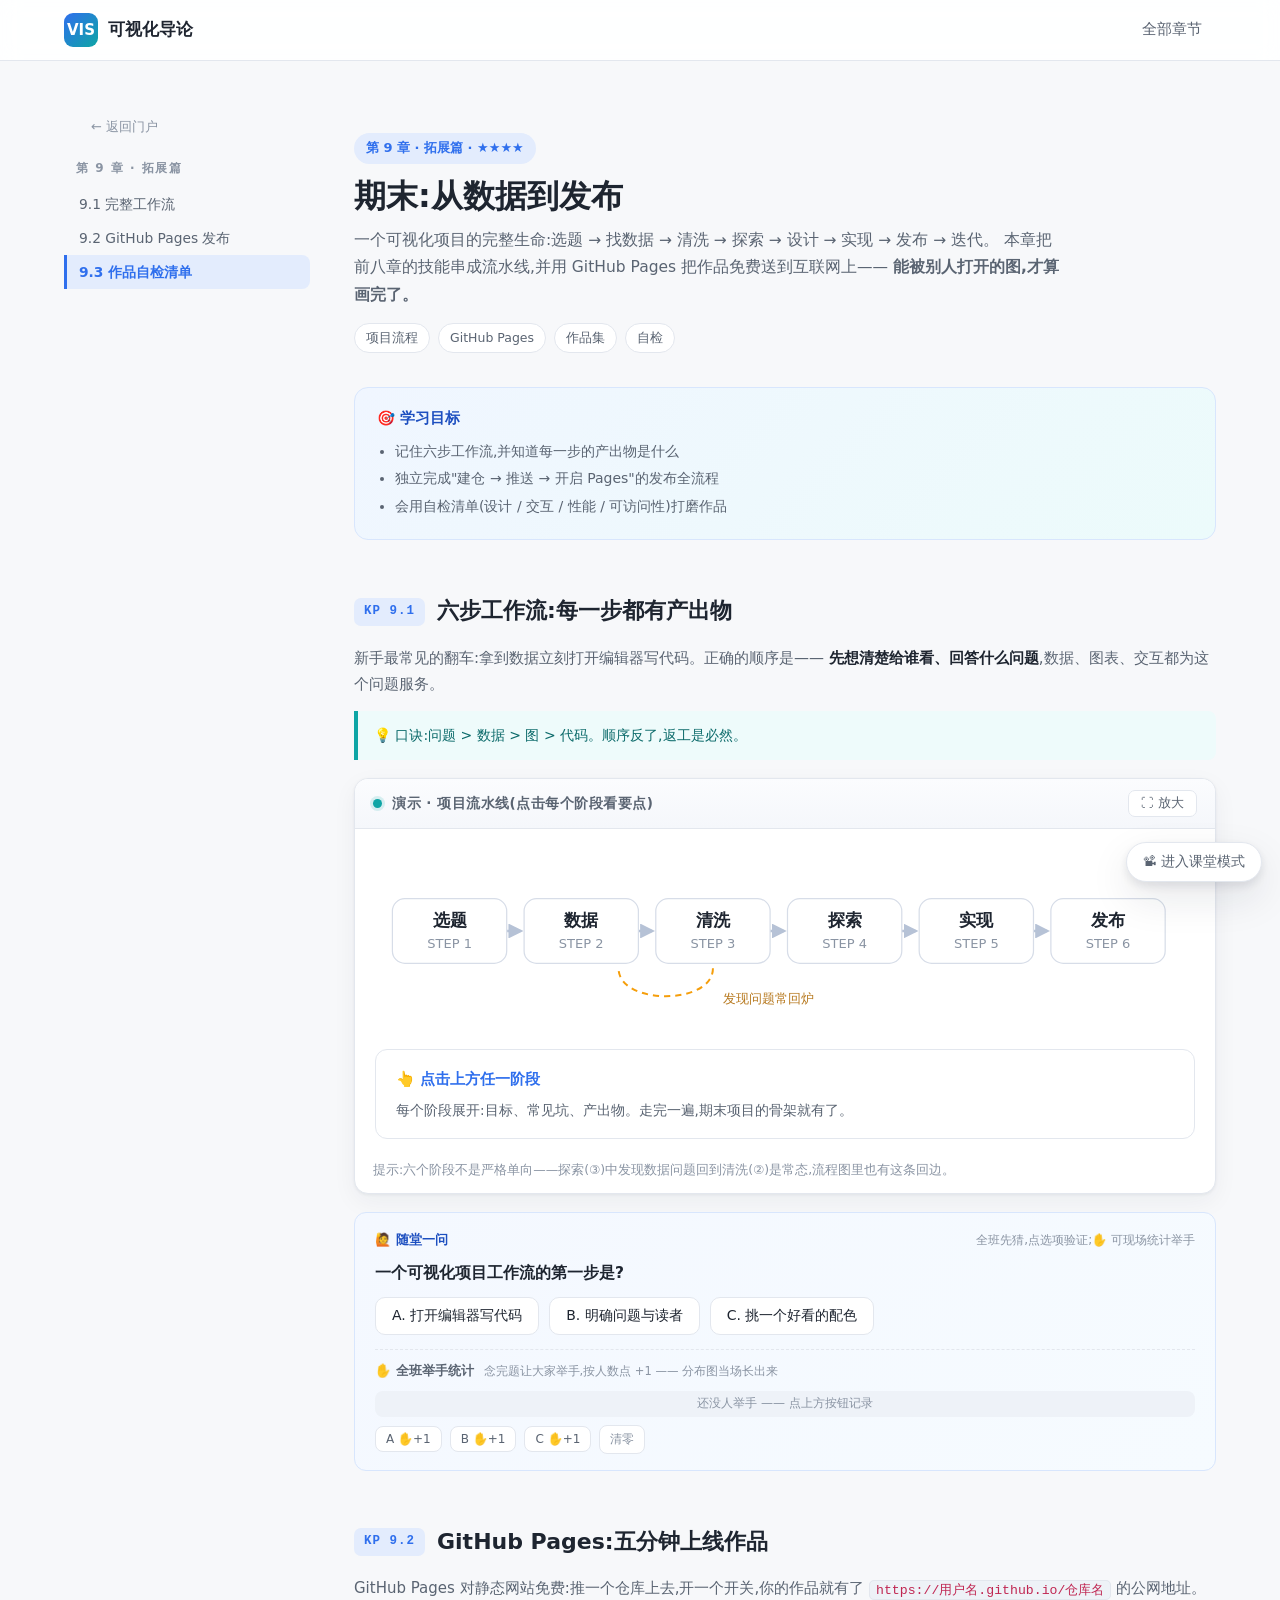
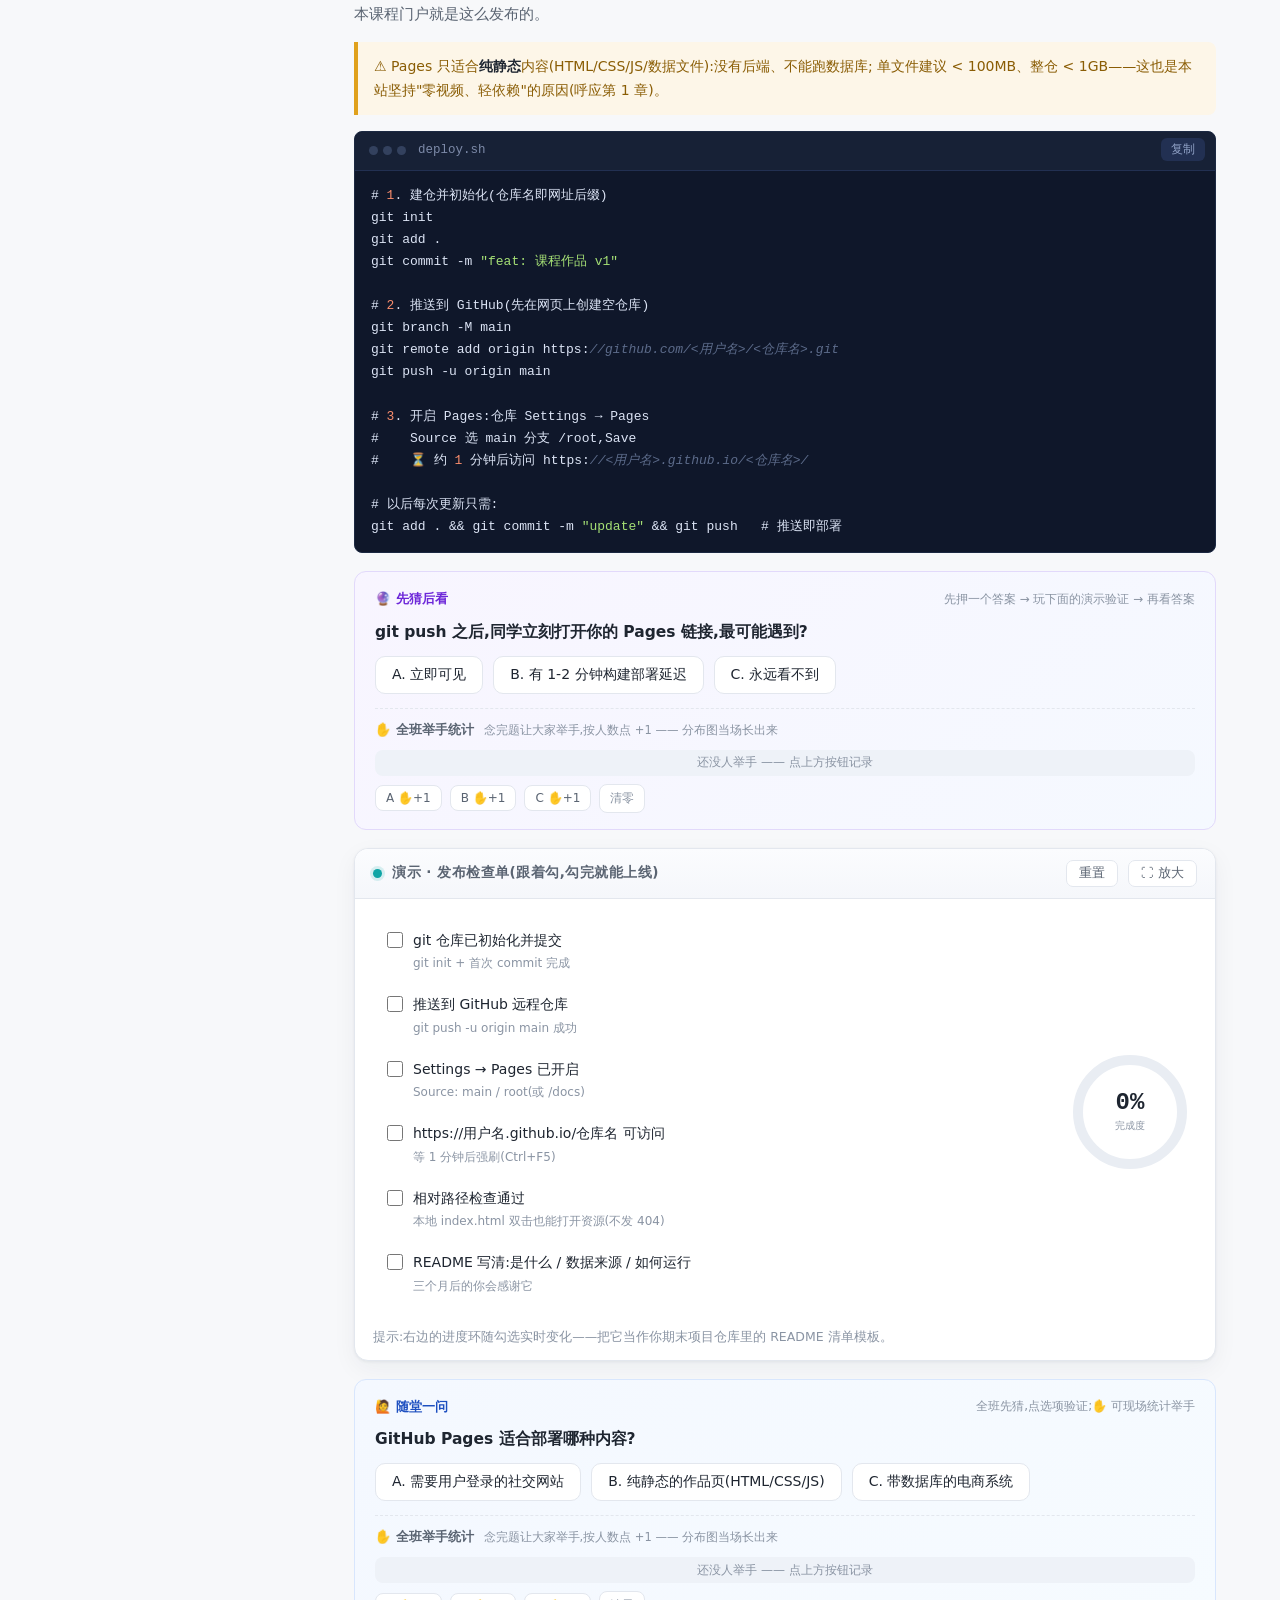
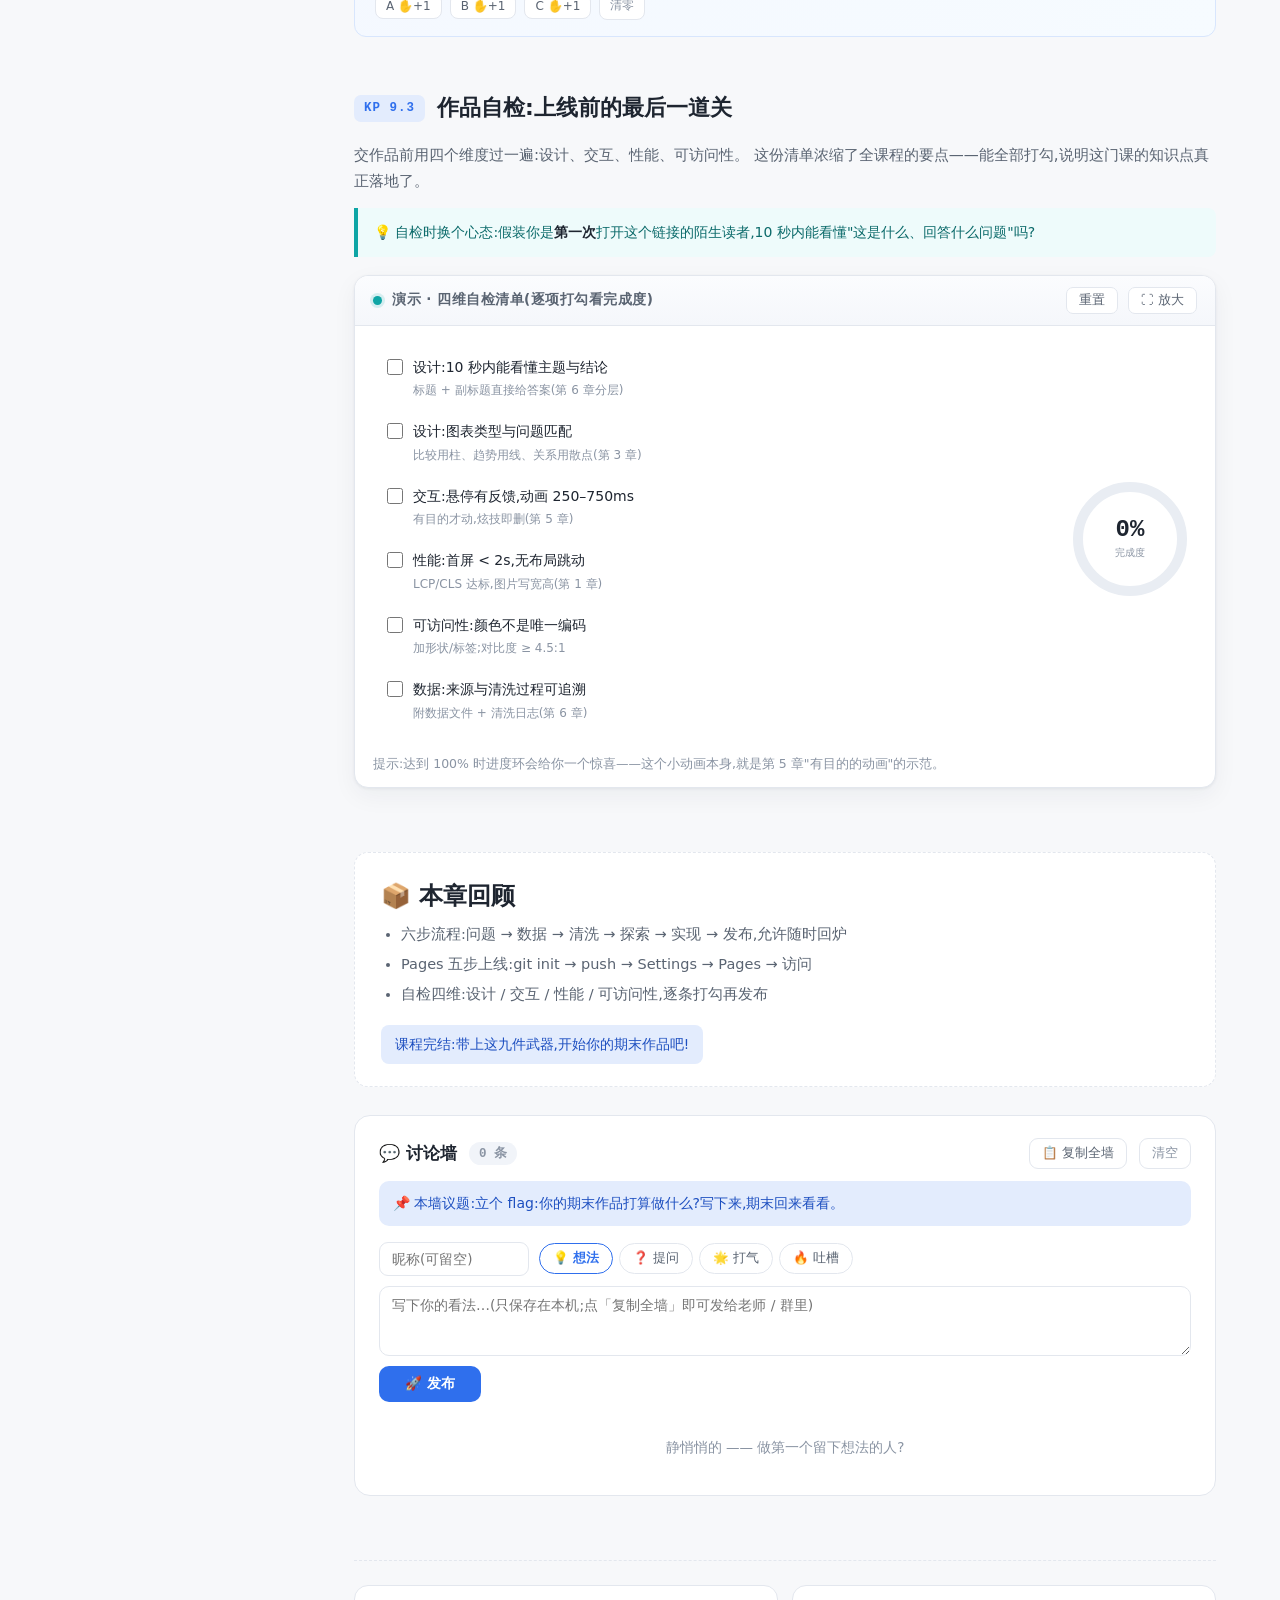
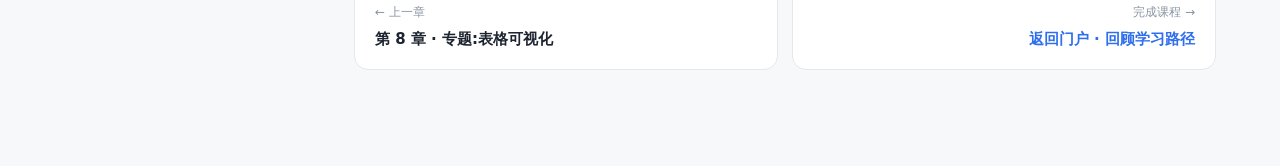
<file: chapters/ch3-3.html>
<!DOCTYPE html>
<html lang="zh-CN">
<head>
<meta charset="UTF-8">
<meta name="viewport" content="width=device-width, initial-scale=1.0">
<title>第 9 章 · 期末:从数据到发布 — 可视化导论</title>
<meta name="description" content="梳理可视化项目六步工作流、GitHub Pages 发布流程与作品自检清单。">
<link rel="icon" href="../assets/favicon.svg" type="image/svg+xml">
<link rel="stylesheet" href="../assets/style.css">
<link rel="stylesheet" href="../assets/lesson.css">
<style>
  .flow-step { cursor: pointer; }
  .flow-step:hover rect { stroke: #2f6fed; stroke-width: 2; }
  .flow-detail { border: 1px solid var(--border); border-radius: 12px; background: #fff;
    padding: 16px 20px; margin-top: 14px; min-height: 80px; }
  .flow-detail h4 { color: var(--accent); font-size: 15px; margin-bottom: 6px; }
  .flow-detail p { font-size: 13.5px; color: var(--text-2); }
  .flow-detail ul { margin: 6px 0 0 18px; }
  .flow-detail li { font-size: 13.5px; color: var(--text-2); margin: 3px 0; }
  .ck-progress { display: flex; align-items: center; gap: 20px; }
  .ck-list { flex: 1; }
  .ck-item { display: flex; gap: 10px; align-items: flex-start; padding: 9px 12px; border-radius: 9px;
    cursor: pointer; transition: background .15s; font-size: 14px; color: var(--text); }
  .ck-item:hover { background: var(--bg-soft); }
  .ck-item input { margin-top: 4px; accent-color: #10b981; width: 16px; height: 16px; }
  .ck-item.done span { color: #0b6a4a; }
  .ck-item small { display: block; color: var(--text-3); font-size: 12px; margin-top: 1px; }
</style>
</head>
<body>

<header class="topbar">
  <div class="topbar-inner">
    <a class="brand" href="../index.html"><span class="brand-mark">VIS</span><span>可视化导论</span></a>
    <nav><a href="../index.html#chapters">全部章节</a></nav>
  </div>
</header>

<div class="ch-layout">

  <aside class="toc">
    <a class="toc-back" href="../index.html">← 返回门户</a>
    <div class="toc-ch">第 9 章 · 拓展篇</div>
    <a href="#kp1">9.1 完整工作流</a>
    <a href="#kp2">9.2 GitHub Pages 发布</a>
    <a href="#kp3">9.3 作品自检清单</a>
  </aside>

  <main>
    <div class="ch-hero">
      <span class="kicker">第 9 章 · 拓展篇 · ★★★★</span>
      <h1>期末:从数据到发布</h1>
      <p class="lead">
        一个可视化项目的完整生命:选题 → 找数据 → 清洗 → 探索 → 设计 → 实现 → 发布 → 迭代。
        本章把前八章的技能串成流水线,并用 GitHub Pages 把作品免费送到互联网上——
        <strong>能被别人打开的图,才算画完了。</strong>
      </p>
      <div class="ch-tags"><span>项目流程</span><span>GitHub Pages</span><span>作品集</span><span>自检</span></div>
    </div>

    <div class="objectives">
      <h2>🎯 学习目标</h2>
      <ul>
        <li>记住六步工作流,并知道每一步的产出物是什么</li>
        <li>独立完成"建仓 → 推送 → 开启 Pages"的发布全流程</li>
        <li>会用自检清单(设计 / 交互 / 性能 / 可访问性)打磨作品</li>
      </ul>
    </div>

    <!-- ================= KP 9.1 ================= -->
    <section class="kp" id="kp1">
      <div class="kp-head"><span class="kp-badge">KP 9.1</span><h2>六步工作流:每一步都有产出物</h2></div>
      <div class="kp-body">
        <p>
          新手最常见的翻车:拿到数据立刻打开编辑器写代码。正确的顺序是——
          <strong>先想清楚给谁看、回答什么问题</strong>,数据、图表、交互都为这个问题服务。
        </p>
        <div class="note">💡 口诀:问题 &gt; 数据 &gt; 图 &gt; 代码。顺序反了,返工是必然。</div>
      </div>

      <div class="demo">
        <div class="demo-head">
          <span class="dot"></span><h3>演示 · 项目流水线(点击每个阶段看要点)</h3>
          <span class="spacer"></span>
        </div>
        <div class="demo-body">
          <svg id="flow-svg" viewBox="0 0 660 150" style="width:100%"></svg>
          <div class="flow-detail" id="flow-detail"><h4>👆 点击上方任一阶段</h4>
          <p>每个阶段展开:目标、常见坑、产出物。走完一遍,期末项目的骨架就有了。</p></div>
        </div>
        <div class="demo-tip">提示:六个阶段不是严格单向——探索(③)中发现数据问题回到清洗(②)是常态,流程图里也有这条回边。</div>
      </div>
    </section>

    <!-- ================= KP 9.2 ================= -->
    <section class="kp" id="kp2">
      <div class="kp-head"><span class="kp-badge">KP 9.2</span><h2>GitHub Pages:五分钟上线作品</h2></div>
      <div class="kp-body">
        <p>
          GitHub Pages 对静态网站免费:推一个仓库上去,开一个开关,你的作品就有了
          <code>https://用户名.github.io/仓库名</code> 的公网地址。本课程门户就是这么发布的。
        </p>
        <div class="note warn">⚠️ Pages 只适合<strong>纯静态</strong>内容(HTML/CSS/JS/数据文件):没有后端、不能跑数据库;
        单文件建议 &lt; 100MB、整仓 &lt; 1GB——这也是本站坚持"零视频、轻依赖"的原因(呼应第 1 章)。</div>
      </div>

      <div class="codeblock">
        <div class="code-head"><span class="dots"><i></i><i></i><i></i></span>deploy.sh</div>
        <button class="copy">复制</button>
<pre><code># 1. 建仓并初始化(仓库名即网址后缀)
git init
git add .
git commit -m "feat: 课程作品 v1"

# 2. 推送到 GitHub(先在网页上创建空仓库)
git branch -M main
git remote add origin https://github.com/&lt;用户名&gt;/&lt;仓库名&gt;.git
git push -u origin main

# 3. 开启 Pages:仓库 Settings → Pages
#    Source 选 main 分支 /root,Save
#    ⏳ 约 1 分钟后访问 https://&lt;用户名&gt;.github.io/&lt;仓库名&gt;/

# 以后每次更新只需:
git add . &amp;&amp; git commit -m "update" &amp;&amp; git push   # 推送即部署</code></pre>
      </div>

      <div class="demo">
        <div class="demo-head">
          <span class="dot"></span><h3>演示 · 发布检查单(跟着勾,勾完就能上线)</h3>
          <span class="spacer"></span>
          <div class="demo-ctrl"><button id="ck-reset2">重置</button></div>
        </div>
        <div class="demo-body">
          <div class="ck-progress">
            <div class="ck-list" id="deploy-list"></div>
            <svg width="130" height="130" viewBox="0 0 130 130" id="deploy-ring"></svg>
          </div>
        </div>
        <div class="demo-tip">提示:右边的进度环随勾选实时变化——把它当作你期末项目仓库里的 README 清单模板。</div>
      </div>
    </section>

    <!-- ================= KP 9.3 ================= -->
    <section class="kp" id="kp3">
      <div class="kp-head"><span class="kp-badge">KP 9.3</span><h2>作品自检:上线前的最后一道关</h2></div>
      <div class="kp-body">
        <p>
          交作品前用四个维度过一遍:设计、交互、性能、可访问性。
          这份清单浓缩了全课程的要点——能全部打勾,说明这门课的知识点真正落地了。
        </p>
        <div class="note">💡 自检时换个心态:假装你是<strong>第一次</strong>打开这个链接的陌生读者,10 秒内能看懂"这是什么、回答什么问题"吗?</div>
      </div>

      <div class="demo">
        <div class="demo-head">
          <span class="dot"></span><h3>演示 · 四维自检清单(逐项打勾看完成度)</h3>
          <span class="spacer"></span>
          <div class="demo-ctrl"><button id="ck-reset">重置</button></div>
        </div>
        <div class="demo-body">
          <div class="ck-progress">
            <div class="ck-list" id="qa-list"></div>
            <svg width="130" height="130" viewBox="0 0 130 130" id="qa-ring"></svg>
          </div>
        </div>
        <div class="demo-tip">提示:达到 100% 时进度环会给你一个惊喜——这个小动画本身,就是第 5 章"有目的的动画"的示范。</div>
      </div>
    </section>

    <div class="ch-pager">
      <a href="ch3-2.html"><span class="dir">← 上一章</span><span class="ttl">第 8 章 · 专题:表格可视化</span></a>
      <a class="next" href="../index.html"><span class="dir">完成课程 →</span><span class="ttl">返回门户 · 回顾学习路径</span></a>
    </div>
  </main>
</div>

<script src="../assets/main.js"></script>
<script src="../assets/lesson.js"></script>
<script>
(function () {
  const V = window.Vis;

  /* ========== 演示 9.1:流水线 ========== */
  const STEPS = [
    { key: "① 选题", goal: "回答一个具体、真实的问题", trap: "坑:「可视化一些数据」不是问题;「哪类图书借阅量受季节影响最大」才是", out: "一句话问题陈述 + 目标读者" },
    { key: "② 数据", goal: "获取可靠、可用的原始数据", trap: "坑:来源不可溯、授权不明、字段残缺——立项前先看 20 行样本", out: "CSV/JSON 数据文件 + 来源说明" },
    { key: "③ 清洗", goal: "处理缺失、异常、类型(第 6 章)", trap: "坑:把缺失当 0;清洗不留日志,复查时无法解释", out: "干净数据 + 清洗日志" },
    { key: "④ 探索", goal: "快速试画,寻找值得讲的故事", trap: "坑:跳过探索直接精修第一版;先出 10 张草图再选 1 张深挖", out: "草图集 + 选定方案" },
    { key: "⑤ 实现", goal: "编码实现交互(第 2–6 章)", trap: "坑:过度设计,动效堆砌;每个交互都要回答第 5 章的\"服务于理解吗\"", out: "可运行的作品页面" },
    { key: "⑥ 发布", goal: "上线 + 文档 + 收集反馈", trap: "坑:没有 README,三个月后自己也看不懂;没有反馈渠道,失去迭代机会", out: "公网地址 + 文档 + 迭代计划" },
  ];
  const flowSvg = document.getElementById("flow-svg");
  const flowDetail = document.getElementById("flow-detail");
  const FW = 660, boxW = 92, gap = 14;

  function flowDraw(active) {
    flowSvg.innerHTML = "";
    STEPS.forEach((s, i) => {
      const x = 14 + i * (boxW + gap);
      const y = 40;
      // 箭头
      if (i < STEPS.length - 1) {
        flowSvg.appendChild(V.svgEl("path", {
          d: `M ${x + boxW} ${y + 26} L ${x + boxW + gap - 3} ${y + 26}`,
          stroke: "#b6c2d6", "stroke-width": 2, "marker-end": "url(#farr)",
        }));
      }
      const g = V.svgEl("g", { class: "flow-step" });
      const rect = V.svgEl("rect", {
        x, y, width: boxW, height: 52, rx: 10,
        fill: active === i ? "#2f6fed" : "#fff", stroke: active === i ? "#2f6fed" : "#d7dde8",
      });
      g.appendChild(rect);
      const t1 = V.svgEl("text", { x: x + boxW / 2, y: y + 22, "text-anchor": "middle", "font-size": 14, "font-weight": 700, fill: active === i ? "#fff" : "#1e2530" });
      t1.textContent = s.key.split(" ")[1];
      const t2 = V.svgEl("text", { x: x + boxW / 2, y: y + 40, "text-anchor": "middle", "font-size": 10.5, fill: active === i ? "#dbe7ff" : "#8a94a3" });
      t2.textContent = "STEP " + (i + 1);
      g.appendChild(t1); g.appendChild(t2);
      g.addEventListener("click", () => flowDraw(i));
      flowSvg.appendChild(g);
    });
    // 回边:探索 → 清洗
    flowSvg.appendChild(V.svgEl("path", {
      d: `M ${14 + 2 * (boxW + gap) + boxW / 2} 96 C ${14 + 2 * (boxW + gap) + boxW / 2} 126, ${14 + 2 * (boxW + gap) - 30} 126, ${14 + 2 * (boxW + gap) - 30} 96`,
      fill: "none", stroke: "#f59e0b", "stroke-width": 1.6, "stroke-dasharray": "5 4",
    }));
    const backT = V.svgEl("text", { x: 14 + 2 * (boxW + gap) + boxW / 2 + 8, y: 124, "font-size": 10.5, fill: "#b7791f" });
    backT.textContent = "发现问题常回炉";
    flowSvg.appendChild(backT);
    // defs
    const defs = V.svgEl("defs");
    const mk = V.svgEl("marker", { id: "farr", viewBox: "0 0 10 10", refX: 8, refY: 5, markerWidth: 6, markerHeight: 6, orient: "auto" });
    mk.appendChild(V.svgEl("path", { d: "M0,0 L10,5 L0,10 Z", fill: "#b6c2d6" }));
    defs.appendChild(mk);
    flowSvg.appendChild(defs);

    if (active != null) {
      const s = STEPS[active];
      flowDetail.innerHTML = `<h4>${s.key} —— ${s.goal}</h4>
        <p>${s.trap}</p>
        <ul><li>📦 产出物:<b>${s.out}</b></li></ul>`;
    }
  }
  flowDraw(null);

  /* ========== 演示 9.2 / 9.3:双清单 ========== */
  function buildChecklist(listEl, ringEl, items) {
    const total = items.length;
    listEl.innerHTML = items.map((it, i) => `
      <label class="ck-item"><input type="checkbox" data-i="${i}">
        <span>${it.t}<small>${it.d}</small></span></label>`).join("");

    const ring = document.getElementById(ringEl);
    ring.innerHTML = `
      <circle cx="65" cy="65" r="52" fill="none" stroke="#e9edf3" stroke-width="10"/>
      <circle id="${ringEl}-bar" cx="65" cy="65" r="52" fill="none" stroke="#10b981" stroke-width="10"
        stroke-linecap="round" stroke-dasharray="326.7" stroke-dashoffset="326.7"
        transform="rotate(-90 65 65)" style="transition:stroke-dashoffset .4s, stroke .3s"/>
      <text id="${ringEl}-txt" x="65" y="62" text-anchor="middle" font-size="24" font-weight="800" fill="#1e2530" font-family="var(--mono)">0%</text>
      <text x="65" y="82" text-anchor="middle" font-size="10" fill="#8a94a3">完成度</text>`;

    const boxes = listEl.querySelectorAll("input");
    function update() {
      const done = listEl.querySelectorAll("input:checked").length;
      const pct = Math.round((done / total) * 100);
      const bar = document.getElementById(ringEl + "-bar");
      bar.setAttribute("stroke-dashoffset", 326.7 * (1 - done / total));
      bar.setAttribute("stroke", pct === 100 ? "#2f6fed" : "#10b981");
      document.getElementById(ringEl + "-txt").textContent = pct + "%";
      boxes.forEach((b) => b.closest(".ck-item").classList.toggle("done", b.checked));
      if (pct === 100) {
        // 🎉 动画:环闪一下 + 文字变化
        document.getElementById(ringEl + "-txt").textContent = "🎉";
      }
    }
    boxes.forEach((b) => b.addEventListener("change", update));
    listEl.dataset.resetHook = "1";
    return update;
  }

  const DEPLOY = [
    { t: "git 仓库已初始化并提交", d: "git init + 首次 commit 完成" },
    { t: "推送到 GitHub 远程仓库", d: "git push -u origin main 成功" },
    { t: "Settings → Pages 已开启", d: "Source: main / root(或 /docs)" },
    { t: "https://用户名.github.io/仓库名 可访问", d: "等 1 分钟后强刷(Ctrl+F5)" },
    { t: "相对路径检查通过", d: "本地 index.html 双击也能打开资源(不发 404)" },
    { t: "README 写清:是什么 / 数据来源 / 如何运行", d: "三个月后的你会感谢它" },
  ];
  const QA = [
    { t: "设计:10 秒内能看懂主题与结论", d: "标题 + 副标题直接给答案(第 6 章分层)" },
    { t: "设计:图表类型与问题匹配", d: "比较用柱、趋势用线、关系用散点(第 3 章)" },
    { t: "交互:悬停有反馈,动画 250–750ms", d: "有目的才动,炫技即删(第 5 章)" },
    { t: "性能:首屏 &lt; 2s,无布局跳动", d: "LCP/CLS 达标,图片写宽高(第 1 章)" },
    { t: "可访问性:颜色不是唯一编码", d: "加形状/标签;对比度 ≥ 4.5:1" },
    { t: "数据:来源与清洗过程可追溯", d: "附数据文件 + 清洗日志(第 6 章)" },
  ];
  const upDeploy = buildChecklist(document.getElementById("deploy-list"), "deploy-ring", DEPLOY);
  const upQa = buildChecklist(document.getElementById("qa-list"), "qa-ring", QA);
  document.getElementById("ck-reset2").addEventListener("click", () => {
    document.querySelectorAll("#deploy-list input").forEach((b) => (b.checked = false));
    upDeploy();
  });
  document.getElementById("ck-reset").addEventListener("click", () => {
    document.querySelectorAll("#qa-list input").forEach((b) => (b.checked = false));
    upQa();
  });
})();
</script>
</body>
</html>
</file>
<file: assets/style.css>
/* ============================================================
   《可视化导论》课程门户 · 重构版样式
   设计原则:清晰、聚焦学习、代码与演示一体呈现
   ============================================================ */

:root {
  --bg: #f7f8fa;
  --bg-card: #ffffff;
  --bg-code: #0f172a;
  --bg-soft: #eef2f7;
  --text: #1e2530;
  --text-2: #5a6472;
  --text-3: #8a94a3;
  --accent: #2f6fed;
  --accent-soft: #e3ecfd;
  --accent-2: #0ea5a5;
  --border: #e3e7ee;
  --radius: 14px;
  --radius-sm: 8px;
  --shadow: 0 1px 3px rgba(20, 30, 50, .06), 0 8px 24px rgba(20, 30, 50, .05);
  --shadow-lift: 0 4px 10px rgba(20, 30, 50, .10), 0 16px 40px rgba(20, 30, 50, .10);
  --mono: "JetBrains Mono", "Cascadia Code", Consolas, "Courier New", monospace;
  --sans: "PingFang SC", "Microsoft YaHei", "Segoe UI", system-ui, sans-serif;
  --max-w: 1200px;
}

* { box-sizing: border-box; margin: 0; padding: 0; }

html { scroll-behavior: smooth; }

body {
  font-family: var(--sans);
  background: var(--bg);
  color: var(--text);
  line-height: 1.75;
  font-size: 16px;
}

:focus-visible { outline: 3px solid rgba(47,111,237,.48); outline-offset: 3px; }
::selection { background: #cfe0ff; color: #12264d; }

.sr-only {
  position: absolute !important;
  width: 1px !important;
  height: 1px !important;
  padding: 0 !important;
  margin: -1px !important;
  overflow: hidden !important;
  clip: rect(0, 0, 0, 0) !important;
  white-space: nowrap !important;
  border: 0 !important;
}

@media (prefers-reduced-motion: reduce) {
  html { scroll-behavior: auto; }
  *, *::before, *::after { animation-duration: .01ms !important; animation-iteration-count: 1 !important; transition-duration: .01ms !important; }
}

/* ---------- 顶部导航 ---------- */
.topbar {
  position: sticky;
  top: 0;
  z-index: 100;
  background: rgba(255, 255, 255, .88);
  backdrop-filter: blur(10px);
  border-bottom: 1px solid var(--border);
}

.topbar-inner {
  max-width: var(--max-w);
  margin: 0 auto;
  padding: 0 24px;
  height: 60px;
  display: flex;
  align-items: center;
  gap: 14px;
}

.brand {
  display: flex;
  align-items: center;
  gap: 10px;
  font-weight: 700;
  font-size: 17px;
  text-decoration: none;
  color: var(--text);
}

.brand-mark {
  width: 34px;
  height: 34px;
  border-radius: 9px;
  background: linear-gradient(135deg, var(--accent), var(--accent-2));
  display: grid;
  place-items: center;
  color: #fff;
  font-size: 15px;
  font-weight: 800;
}

.topbar nav { margin-left: auto; display: flex; gap: 4px; }

.topbar nav a {
  padding: 7px 14px;
  border-radius: 999px;
  text-decoration: none;
  color: var(--text-2);
  font-size: 14.5px;
  font-weight: 500;
  transition: all .18s;
}

.topbar nav a:hover { background: var(--bg-soft); color: var(--text); }
.topbar nav a.active { background: var(--accent-soft); color: var(--accent); font-weight: 600; }

/* ---------- 通用容器 ---------- */
.container { max-width: var(--max-w); margin: 0 auto; padding: 0 24px; }

/* 锚点跳转时让出粘性顶栏的高度,避免标题被遮住 */
section[id] { scroll-margin-top: 76px; }

.section-title {
  display: flex;
  align-items: baseline;
  gap: 12px;
  margin: 56px 0 20px;
}

.section-title h2 { font-size: 24px; letter-spacing: .5px; }
.section-title .en {
  color: var(--text-3);
  font-size: 13px;
  font-weight: 500;
  letter-spacing: 1px;
  text-transform: uppercase;
}

/* ---------- Hero ---------- */
.hero {
  padding: 64px 0 40px;
  position: relative;
  overflow: hidden;
}

.hero-grid {
  display: grid;
  grid-template-columns: 1.25fr .9fr;
  gap: 40px;
  align-items: center;
}

.hero h1 {
  font-size: 40px;
  line-height: 1.25;
  letter-spacing: 1px;
  margin-bottom: 14px;
}

.hero h1 .hl {
  background: linear-gradient(120deg, var(--accent), var(--accent-2));
  -webkit-background-clip: text;
  background-clip: text;
  color: transparent;
}

.hero p.sub { color: var(--text-2); font-size: 16.5px; max-width: 34em; }

.hero-tags { display: flex; flex-wrap: wrap; gap: 8px; margin-top: 20px; }

.hero-tags span {
  font-size: 13px;
  padding: 5px 12px;
  border-radius: 999px;
  background: var(--bg-card);
  border: 1px solid var(--border);
  color: var(--text-2);
}

.hero-stats {
  display: grid;
  grid-template-columns: repeat(2, 1fr);
  gap: 14px;
}

.stat-card {
  background: var(--bg-card);
  border: 1px solid var(--border);
  border-radius: var(--radius);
  padding: 20px 22px;
  box-shadow: var(--shadow);
}

.stat-card .num {
  font-size: 30px;
  font-weight: 800;
  font-family: var(--mono);
  color: var(--accent);
  line-height: 1.2;
}

.stat-card .num small { font-size: 14px; color: var(--text-3); font-weight: 500; }
.stat-card .lab { font-size: 13.5px; color: var(--text-2); margin-top: 2px; }

/* ---------- 学习路径图 ---------- */
.pathmap-wrap {
  background: var(--bg-card);
  border: 1px solid var(--border);
  border-radius: var(--radius);
  box-shadow: var(--shadow);
  padding: 28px 20px 16px;
  overflow-x: auto;
}

.pathmap-wrap svg { display: block; margin: 0 auto; min-width: 720px; }

.pathmap-title {
  text-align: center;
  font-size: 14px;
  color: var(--text-3);
  margin-bottom: 6px;
  letter-spacing: 2px;
}

/* ---------- 章节卡片 ---------- */
.chapters-grid {
  display: grid;
  grid-template-columns: repeat(3, 1fr);
  gap: 18px;
}

.ch-card {
  position: relative;
  display: flex;
  flex-direction: column;
  gap: 10px;
  background: var(--bg-card);
  border: 1px solid var(--border);
  border-radius: var(--radius);
  padding: 22px;
  text-decoration: none;
  color: var(--text);
  box-shadow: var(--shadow);
  transition: transform .2s ease, box-shadow .2s ease, border-color .2s ease;
  overflow: hidden;
}

.ch-card:hover {
  transform: translateY(-4px);
  box-shadow: var(--shadow-lift);
  border-color: #c9d8f5;
}

.ch-card::after {
  content: "";
  position: absolute;
  inset: 0 0 auto 0;
  height: 4px;
  background: var(--stage-color, var(--accent));
  opacity: .85;
}

.ch-head { display: flex; align-items: center; gap: 12px; }

.ch-num {
  font-family: var(--mono);
  font-size: 15px;
  font-weight: 700;
  color: var(--stage-color, var(--accent));
  background: color-mix(in srgb, var(--stage-color, var(--accent)) 10%, white);
  border-radius: 8px;
  width: 38px;
  height: 38px;
  display: grid;
  place-items: center;
  flex-shrink: 0;
}

.ch-head h3 { font-size: 16.5px; line-height: 1.35; }

.ch-card p.desc {
  color: var(--text-2);
  font-size: 13.8px;
  line-height: 1.65;
  flex: 1;
}

.ch-meta { display: flex; align-items: center; gap: 8px; flex-wrap: wrap; }

.ch-meta .tag {
  font-size: 12px;
  padding: 3px 10px;
  border-radius: 999px;
  background: var(--bg-soft);
  color: var(--text-2);
}

.ch-meta .diff {
  margin-left: auto;
  font-size: 12px;
  color: var(--text-3);
  letter-spacing: 2px;
}

.ch-meta .diff b { color: var(--stage-color, var(--accent)); }

/* ---------- 使用方式 ---------- */
.usage-grid {
  display: grid;
  grid-template-columns: repeat(4, 1fr);
  gap: 16px;
}

.usage-card {
  background: var(--bg-card);
  border: 1px solid var(--border);
  border-radius: var(--radius);
  padding: 22px;
  box-shadow: var(--shadow);
}

.usage-card .ico {
  width: 42px;
  height: 42px;
  border-radius: 11px;
  display: grid;
  place-items: center;
  font-size: 20px;
  margin-bottom: 12px;
  background: var(--accent-soft);
}

.usage-card h3 { font-size: 15.5px; margin-bottom: 6px; }
.usage-card p { font-size: 13.5px; color: var(--text-2); line-height: 1.7; }

/* ---------- 页脚 ---------- */
footer {
  margin-top: 72px;
  border-top: 1px solid var(--border);
  padding: 28px 0 40px;
  color: var(--text-3);
  font-size: 13px;
  text-align: center;
}

footer a { color: var(--text-2); text-decoration: none; }
footer a:hover { color: var(--accent); }

/* ============================================================
   章节页布局:左侧目录 + 右侧内容流
   ============================================================ */

.ch-layout {
  display: grid;
  grid-template-columns: 250px minmax(0, 1fr);
  gap: 40px;
  max-width: var(--max-w);
  margin: 0 auto;
  padding: 32px 24px 80px;
}
.ch-layout > main { min-width: 0; }

/* 侧边目录 */
.toc {
  position: sticky;
  top: 84px;
  align-self: start;
  max-height: calc(100vh - 110px);
  overflow-y: auto;
  padding: 18px 4px 18px 0;
}

.toc .toc-ch {
  font-size: 12px;
  color: var(--text-3);
  letter-spacing: 1.5px;
  padding: 0 12px 8px;
  font-weight: 600;
}

.toc a {
  display: block;
  padding: 7px 12px;
  border-left: 3px solid transparent;
  color: var(--text-2);
  text-decoration: none;
  font-size: 13.8px;
  line-height: 1.45;
  transition: all .15s;
}

.toc a:hover { color: var(--text); background: var(--bg-soft); border-radius: 0 8px 8px 0; }

.toc a.current {
  color: var(--accent);
  border-left-color: var(--accent);
  font-weight: 600;
  background: var(--accent-soft);
  border-radius: 0 8px 8px 0;
}

.toc .toc-back {
  display: inline-flex;
  align-items: center;
  gap: 6px;
  margin: 0 12px 14px;
  font-size: 13px;
  color: var(--text-3);
  text-decoration: none;
}

.toc .toc-back:hover { color: var(--accent); }

/* 章节页头 */
.ch-hero { padding: 40px 0 8px; }

.ch-hero .kicker {
  display: inline-flex;
  align-items: center;
  gap: 8px;
  font-size: 13px;
  color: var(--accent);
  background: var(--accent-soft);
  padding: 4px 12px;
  border-radius: 999px;
  font-weight: 600;
  margin-bottom: 12px;
}

.ch-hero h1 { font-size: 32px; line-height: 1.3; margin-bottom: 10px; }
.ch-hero p.lead { color: var(--text-2); font-size: 15.5px; max-width: 46em; }

.ch-hero .ch-tags { display: flex; gap: 8px; margin-top: 14px; flex-wrap: wrap; }
.ch-hero .ch-tags span {
  font-size: 12.5px;
  padding: 3px 11px;
  border-radius: 999px;
  background: var(--bg-card);
  border: 1px solid var(--border);
  color: var(--text-2);
}

/* 学习目标 */
.objectives {
  margin: 26px 0 8px;
  background: linear-gradient(135deg, #f0f6ff, #ecfbfb);
  border: 1px solid #d8e6fd;
  border-radius: var(--radius);
  padding: 18px 22px;
}

.objectives h2 { font-size: 14.5px; margin-bottom: 8px; color: #1d4fc0; }
.objectives ul { margin-left: 18px; }
.objectives li { font-size: 14px; color: var(--text-2); margin: 3px 0; }

/* 知识点块:讲解+代码+演示 纵向连排 */
.kp {
  margin-top: 52px;
  scroll-margin-top: 88px;
}

.kp-head {
  display: flex;
  align-items: center;
  gap: 12px;
  margin-bottom: 14px;
  flex-wrap: wrap;              /* 窄屏时长标题换行而不是溢出 */
}

.kp-badge {
  font-family: var(--mono);
  font-size: 12.5px;
  font-weight: 700;
  color: var(--accent);
  background: var(--accent-soft);
  border-radius: 7px;
  padding: 3px 10px;
  letter-spacing: 1px;
  flex-shrink: 0;
}

.kp-head h2 { font-size: 22px; }

.kp-body p { margin: 10px 0; color: var(--text-2); font-size: 15px; }
.kp-body strong { color: var(--text); }
.kp-body code, p code, li code, td code, .obj code {
  font-family: var(--mono);
  font-size: .88em;
  background: var(--bg-soft);
  border: 1px solid var(--border);
  border-radius: 5px;
  padding: 1.5px 6px;
  color: #c02652;
  white-space: nowrap;
}

.kp-body ul { margin: 8px 0 8px 20px; }
.kp-body li { color: var(--text-2); font-size: 14.5px; margin: 4px 0; }

/* 提示框 */
.note {
  border-left: 4px solid var(--accent-2);
  background: #eefbfb;
  border-radius: 0 var(--radius-sm) var(--radius-sm) 0;
  padding: 12px 16px;
  margin: 14px 0;
  font-size: 14px;
  color: #0b6a6a;
}

.note.warn { border-color: #e0a11c; background: #fdf6e8; color: #8a5d05; }
.note b { font-weight: 700; }

/* 代码块 */
.codeblock {
  position: relative;
  margin: 16px 0;
  border-radius: var(--radius-sm);
  overflow: hidden;
  border: 1px solid #1c2942;
  background: var(--bg-code);
}

.codeblock .code-head {
  display: flex;
  align-items: center;
  padding: 8px 70px 8px 14px;   /* 右侧留出复制按钮的位置,避免文件名被遮 */
  background: #172136;
  border-bottom: 1px solid #223052;
  font-size: 12.5px;
  color: #7d8aa8;
  font-family: var(--mono);
  gap: 8px;
}

.codeblock .code-head .dots { display: flex; gap: 5px; margin-right: 4px; }
.codeblock .code-head .dots i { width: 9px; height: 9px; border-radius: 50%; background: #33415e; }

.codeblock pre {
  padding: 14px 16px;
  overflow-x: auto;
  font-family: var(--mono);
  font-size: 13px;
  line-height: 1.7;
  color: #dce4f5;
  tab-size: 2;
}

.codeblock .copy {
  position: absolute;
  right: 10px;
  top: 6px;
  font-size: 11.5px;
  color: #8fa0c5;
  background: #223052;
  border: none;
  border-radius: 6px;
  padding: 4px 10px;
  cursor: pointer;
  font-family: var(--sans);
}

.codeblock .copy:hover { color: #fff; background: var(--accent); }

/* 代码高亮 token */
.tk-key { color: #c792ea; }
.tk-str { color: #a5e075; }
.tk-num { color: #f78c6c; }
.tk-com { color: #5c6b8a; font-style: italic; }
.tk-fn  { color: #82aaff; }
.tk-tag { color: #f07178; }
.tk-attr { color: #ffcb6b; }

/* 演示区 */
.demo {
  margin: 18px 0;
  border: 1px solid var(--border);
  border-radius: var(--radius);
  background: var(--bg-card);
  box-shadow: var(--shadow);
  overflow: hidden;
}

.demo-head {
  display: flex;
  align-items: center;
  gap: 10px;
  row-gap: 8px;
  flex-wrap: wrap;              /* 控件多时换行,避免与标题互相挤压遮挡 */
  padding: 11px 18px;
  border-bottom: 1px solid var(--border);
  background: linear-gradient(180deg, #fbfcfe, #f5f7fb);
}

.demo-head .dot {
  width: 9px; height: 9px; border-radius: 50%;
  background: var(--accent-2);
  box-shadow: 0 0 0 3px rgba(14, 165, 165, .15);
}

.demo-head h3 { font-size: 13.5px; font-weight: 600; color: var(--text-2); letter-spacing: .5px; }
.demo-head .spacer { flex: 1; }

.demo-ctrl {
  display: flex;
  gap: 8px;
  flex-wrap: wrap;
  align-items: center;
}

.demo-ctrl label { font-size: 12.5px; color: var(--text-3); }

.demo-ctrl button, .demo-ctrl select, .demo-ctrl input[type="range"] {
  font-size: 12.5px;
  font-family: var(--sans);
  color: var(--text-2);
  background: #fff;
  border: 1px solid var(--border);
  border-radius: 7px;
  padding: 4px 12px;
  cursor: pointer;
}

.demo-ctrl button:hover { border-color: var(--accent); color: var(--accent); }
.demo-ctrl button.primary { background: var(--accent); border-color: var(--accent); color: #fff; }
.demo-ctrl button.primary:hover { background: #2258c9; }
.demo-ctrl input[type="range"] { padding: 0; width: 110px; accent-color: var(--accent); }

.demo-body { padding: 20px; overflow-x: auto; }   /* 宽表格可横滚,不撑破容器 */
.demo-body svg, .demo-body canvas { display: block; max-width: 100%; margin: 0 auto; }
.demo-body canvas { height: auto; }   /* 宽度自适应时保持宽高比,不拉伸 */
.demo-body table { min-width: 520px; }
.demo-tip { font-size: 12.5px; color: var(--text-3); padding: 0 18px 12px; }

/* 路径图节点可点击的手势提示 */
.pathmap-wrap svg a { cursor: pointer; }
.pathmap-wrap svg a rect { transition: stroke-width .16s ease, filter .16s ease; }
.pathmap-wrap svg a:hover rect { stroke-width: 2; filter: brightness(.98); }
.pathmap-wrap svg a:focus-visible { outline: none; }
.pathmap-wrap svg a:focus-visible rect { stroke: #1d4fc0; stroke-width: 2.5; filter: drop-shadow(0 2px 4px rgba(47,111,237,.2)); }

/* 章节内双列演示布局:窄屏一律改单列(覆盖页面内联的 grid-template-columns) */
@media (max-width: 760px) {
  .opt-grid, .dt-wrap, .engine-grid, #tv-grid {
    grid-template-columns: 1fr !important;
  }
  .dash-kpis { grid-template-columns: 1fr; }
  .ck-progress { flex-wrap: wrap; }
  .ck-progress > svg { flex-shrink: 0; }
}

/* 章节导航(上一章/下一章) */
.ch-pager {
  margin-top: 64px;
  padding-top: 24px;
  border-top: 1px dashed var(--border);
  display: grid;
  grid-template-columns: 1fr 1fr;
  gap: 14px;
}

.ch-pager a {
  display: flex;
  flex-direction: column;
  gap: 3px;
  padding: 16px 20px;
  border: 1px solid var(--border);
  border-radius: var(--radius);
  text-decoration: none;
  background: var(--bg-card);
  transition: all .18s;
}

.ch-pager a:hover { border-color: var(--accent); box-shadow: var(--shadow); transform: translateY(-2px); }
.ch-pager a.next { text-align: right; }
.ch-pager .dir { font-size: 12px; color: var(--text-3); }
.ch-pager .ttl { font-size: 15px; font-weight: 600; color: var(--text); }
.ch-pager a.next .ttl { color: var(--accent); }

/* ---------- 响应式 ---------- */
@media (max-width: 960px) {
  .hero-grid { grid-template-columns: 1fr; }
  .chapters-grid { grid-template-columns: repeat(2, 1fr); }
  .usage-grid { grid-template-columns: repeat(2, 1fr); }
  .ch-layout { grid-template-columns: minmax(0, 1fr); }
  .toc { position: static; max-height: none; border: 1px solid var(--border); border-radius: var(--radius); background: var(--bg-card); padding: 14px; margin-bottom: 8px; }
  .hero h1 { font-size: 30px; }
}

@media (max-width: 600px) {
  .chapters-grid, .usage-grid, .hero-stats { grid-template-columns: 1fr; }
  .ch-pager { grid-template-columns: 1fr; }
  .ch-pager a.next { text-align: left; }
  .topbar-inner { padding: 0 14px; }
  .topbar nav a { padding: 6px 8px; font-size: 13px; }
  .brand > span:last-child { display: none; }   /* 窄屏只留图标,避免与导航重叠 */
}

/* ---------- 打印 ---------- */
@media print {
  .topbar, .toc, .ch-pager, .demo-ctrl { display: none; }
  .kp { page-break-inside: avoid; }
}

/* ---------- 首页行动入口 ---------- */
.hero-actions { display: flex; align-items: stretch; gap: 10px; flex-wrap: wrap; margin-top: 20px; }
.continue-cta, .star-cta {
  display: inline-flex; flex-direction: column; justify-content: center; gap: 3px;
  padding: 13px 18px; border-radius: 13px; text-decoration: none;
  transition: transform .18s ease, border-color .18s ease;
}
.continue-cta { background: var(--accent); border: 1px solid var(--accent); box-shadow: var(--shadow-lift); }
.continue-cta:hover, .star-cta:hover { transform: translateY(-2px); }
.continue-cta strong { color: #fff; font-size: 15.5px; }
.continue-cta small { color: #dfe9ff; font-size: 12px; }
.star-cta {
  background: linear-gradient(135deg, #0b1026, #141d3f);
  border: 1px solid #2a3752; box-shadow: var(--shadow-lift);
}
.star-cta:hover { border-color: var(--accent); }
.star-cta strong { color: #ffe9c4; font-size: 15.5px; letter-spacing: .5px; }
.star-cta small { color: #93a4c3; font-size: 12px; }

.card-progress { margin-top: auto; padding-top: 2px; }
.card-progress .cp-label { display: flex; justify-content: space-between; color: var(--text-3); font: 600 11.5px var(--mono); }
.card-progress .cp-track { height: 5px; margin-top: 6px; overflow: hidden; border-radius: 999px; background: #edf0f5; }
.card-progress .cp-track i { display: block; height: 100%; border-radius: inherit; background: var(--stage-color,var(--accent)); transition: width .5s ease; }

/* ---------- 学习星图(首页 #starmap) ---------- */
#starmap { margin-top: 84px; }
.starmap-lead { color: var(--text-2); font-size: 15px; margin: -6px 0 22px; max-width: 860px; line-height: 1.8; }

.star-main { display: grid; grid-template-columns: minmax(0, 1fr) 300px; gap: 20px; }
.sky-wrap {
  position: relative; border-radius: 18px; border: 1px solid #1e2a4a; overflow: hidden;
  background:
    radial-gradient(900px 520px at 18% 12%, #101c3e 0%, transparent 60%),
    radial-gradient(760px 500px at 82% 88%, #191238 0%, transparent 55%),
    linear-gradient(180deg, #0a0f22 0%, #0d1531 100%);
  transition: background 2.5s ease;
}
#starmap.dawn .sky-wrap {
  background:
    radial-gradient(900px 520px at 18% 10%, #2a3c78 0%, transparent 60%),
    radial-gradient(760px 500px at 82% 88%, #7a4a70 0%, transparent 58%),
    linear-gradient(180deg, #22315f 0%, #5d4380 45%, #c47986 80%, #f2a67c 100%);
}
.sky-wrap svg { display: block; width: 100%; height: auto; }
.st-core { animation: tw 3.4s ease-in-out infinite; }
@keyframes tw { 50% { opacity: .4; } }

.star-tip {
  position: absolute; z-index: 5; pointer-events: none; display: none;
  transform: translate(-50%, calc(-100% - 14px));
  background: rgba(13, 20, 40, .96); border: 1px solid #33436e; border-radius: 12px;
  padding: 12px 16px; max-width: 280px; box-shadow: 0 14px 40px rgba(0,0,0,.5);
}
.star-tip b { display: block; color: #fff; font-size: 14px; margin-bottom: 3px; }
.star-tip .tt-ch { color: #7c8bb0; font-size: 12px; display: block; margin-bottom: 7px; }
.star-tip .tt-rows { font-size: 13px; color: #c3d0ec; line-height: 1.9; }
.star-tip .tt-go { display: block; margin-top: 7px; color: #8fb3ff; font-size: 12px; }

.dawn-banner {
  display: none; position: absolute; left: 50%; top: 18px; transform: translateX(-50%);
  background: rgba(255, 255, 255, .12); border: 1px solid rgba(255, 220, 160, .55);
  backdrop-filter: blur(6px); border-radius: 999px; padding: 9px 22px;
  color: #ffe9c4; font-size: 14.5px; font-weight: 700; white-space: nowrap;
}
#starmap.dawn .dawn-banner { display: block; }

.empty-note {
  position: absolute; left: 50%; bottom: 18px; transform: translateX(-50%);
  background: rgba(13,20,40,.9); border: 1px solid #33436e; border-radius: 12px;
  padding: 10px 18px; font-size: 13.5px; color: #c3d0ec; white-space: nowrap;
}
.empty-note a { color: #8fb3ff; }

.st-report { border: 1px solid #1e2a4a; border-radius: 18px; background: #0c1226; padding: 20px; align-self: start; }
.st-report h3 { margin: 0 0 4px; font-size: 16px; color: #fff; }
.st-report .greet { color: #7c8bb0; font-size: 12.5px; margin-bottom: 14px; }
.rp-big { text-align: center; padding: 6px 0 14px; }
.rp-big .n { font-family: var(--mono); font-size: 32px; font-weight: 800; color: #ffd166; }
.rp-big .n small { font-size: 14px; color: #7c8bb0; font-weight: 400; }
.rp-bar { height: 8px; background: #1a2340; border-radius: 99px; overflow: hidden; margin-top: 8px; }
.rp-bar i { display: block; height: 100%; width: 0; border-radius: 99px;
  background: linear-gradient(90deg, #5b8cff, #39c6c0, #ffd166); transition: width 1s ease; }
.rp-row { display: flex; justify-content: space-between; gap: 10px;
  border-top: 1px dashed #1e2a4a; padding: 9px 2px; font-size: 13.5px; }
.rp-row span { color: #93a4c3; }
.rp-row b { color: #e7eeff; font-family: var(--mono); font-weight: 600; text-align: right; }
.st-actions { display: flex; gap: 10px; margin-top: 14px; }
.st-actions button {
  flex: 1; background: #223052; color: #dbe4f5; border: none; border-radius: 10px;
  padding: 10px 8px; font-size: 13px; cursor: pointer; font-family: var(--sans);
}
.st-actions button:hover { background: #2f6fed; color: #fff; }
.st-actions button.ghost { background: transparent; border: 1px solid #263252; color: #7c8bb0; }
.st-actions button.ghost:hover { color: #f87171; border-color: #f87171; background: transparent; }
.st-report .privacy { margin: 14px 0 0; font-size: 12px; color: #5c6a92; line-height: 1.7; }

.st-legend { list-style: none; margin: 20px 0 0; padding: 0;
  display: grid; grid-template-columns: repeat(auto-fit, minmax(290px, 1fr)); gap: 10px; }
.st-legend li { border: 1px solid var(--border); border-radius: 12px; background: #fff;
  padding: 12px 16px; font-size: 13.5px; color: var(--text-2); line-height: 1.65; }
.st-legend li b { color: var(--text); }
.st-legend li .ref { color: var(--text-3); font-size: 12px; display: block; margin-top: 2px; }

.fw-canvas { position: fixed; inset: 0; z-index: 80; pointer-events: none; display: none; }

@media (max-width: 920px) {
  .star-main { grid-template-columns: 1fr; }
}
</file>
<file: assets/lesson.css>
/* ============================================================
   课堂增强样式
   —— 排版放大仅在 html.teach(课堂模式)下生效,不影响自学浏览
   ============================================================ */

/* ---------- 课堂模式:投屏可读性(字号 + 对比度) ---------- */
html.teach { --text:#141821; --text-2:#3d4654; --text-3:#5c6675; --border:#c9d1dd; }
html.teach body { font-size: 17.5px; padding-bottom: 88px; }
html.teach .kp { margin-top: 76px; scroll-margin-top: 96px; }
html.teach .kp-body p { font-size: 17px; }
html.teach .kp-body li { font-size: 16.5px; }
html.teach .kp-head h2 { font-size: 26px; }
html.teach .note { font-size: 16px; }
html.teach .objectives li { font-size: 15.5px; }
html.teach .codeblock pre { font-size: 14.5px; }
html.teach .demo-head h3 { font-size: 15.5px; }
html.teach .demo-ctrl button, html.teach .demo-ctrl select,
html.teach .demo-ctrl input, html.teach .demo-ctrl label { font-size: 13.5px; }
html.teach .demo-tip { font-size: 14.5px; }
html.teach .toc a { font-size: 14.5px; }
html.teach .ch-hero h1 { font-size: 36px; }
html.teach footer { display: none; }

/* 投屏字号三档:默认 / 大 / 特大(Z 循环) */
html.teach.teach-size-1 body { font-size: 19px; }
html.teach.teach-size-1 .kp-body p { font-size: 18.5px; }
html.teach.teach-size-1 .kp-body li { font-size: 18px; }
html.teach.teach-size-1 .kp-head h2 { font-size: 29px; }
html.teach.teach-size-1 .codeblock pre { font-size: 15.5px; }
html.teach.teach-size-2 body { font-size: 20.5px; }
html.teach.teach-size-2 .kp-body p { font-size: 20px; }
html.teach.teach-size-2 .kp-body li { font-size: 19px; }
html.teach.teach-size-2 .kp-head h2 { font-size: 32px; }
html.teach.teach-size-2 .codeblock pre { font-size: 17px; }

/* ---------- 当前知识点聚焦(呼吸徽章 + 左侧淡色带) ---------- */
html.teach .kp.kp-current { background: linear-gradient(90deg, rgba(47,111,237,.06), transparent 45%); border-radius: 12px; }
html.teach .kp.kp-current > .kp-head .kp-badge { animation: badgePulse 2s infinite; }
@keyframes badgePulse {
  0%, 100% { box-shadow: 0 0 0 0 rgba(47,111,237,.35); }
  50%      { box-shadow: 0 0 0 9px rgba(47,111,237,0); }
}

/* 键盘跳转时的闪光提示 */
.kp.flash { animation: kpFlash 1.4s ease-out; }
@keyframes kpFlash {
  0%   { box-shadow: 0 0 0 3px var(--accent), 0 0 44px rgba(47,111,237,.35); border-radius: 12px; }
  100% { box-shadow: 0 0 0 0 rgba(47,111,237,0); }
}

/* ---------- 课堂模式入口按钮 ---------- */
.teach-fab {
  position: fixed; right: 18px; bottom: 18px; z-index: 700;
  border: 1px solid var(--border); background: #fff; color: var(--text-2);
  border-radius: 999px; padding: 10px 16px; font-size: 13.5px; cursor: pointer;
  box-shadow: var(--shadow-lift); font-family: var(--sans);
}
.teach-fab:hover { color: var(--accent); border-color: var(--accent); }
html.teach .teach-fab { display: none; }

/* ---------- 授课控制条(仅课堂模式显示) ---------- */
.lesson-bar {
  position: fixed; left: 50%; transform: translateX(-50%); bottom: 16px; z-index: 1100;
  display: none; align-items: center; gap: 6px; flex-wrap: wrap; justify-content: center;
  background: rgba(20,26,40,.93); color: #dbe4f5; border: 1px solid #2a3752;
  border-radius: 14px; padding: 8px 12px; box-shadow: var(--shadow-lift);
  font-size: 13px; max-width: min(94vw, 880px);
}
html.teach .lesson-bar { display: flex; }
.lesson-bar .lb-pos {
  font-family: var(--mono); font-size: 12.5px; color: #9db1d8; padding: 0 6px;
  max-width: 250px; white-space: nowrap; overflow: hidden; text-overflow: ellipsis;
}
.lesson-bar button {
  background: #223052; color: #c9d6f2; border: none; border-radius: 8px;
  padding: 6px 10px; font-size: 12.5px; cursor: pointer; font-family: var(--sans);
}
.lesson-bar button:hover { background: var(--accent); color: #fff; }
.lesson-bar button.on { background: var(--accent-2); color: #04302e; font-weight: 700; }
.lesson-bar .lb-sep { width: 1px; height: 18px; background: #2a3752; margin: 0 2px; }

/* ---------- 快捷键速查 ---------- */
.lb-help {
  position: fixed; bottom: 76px; left: 50%; transform: translateX(-50%); z-index: 1110;
  display: none; background: #141a28; color: #c9d6f2; border-radius: 12px;
  padding: 14px 20px; font-size: 13px; line-height: 2.1; box-shadow: var(--shadow-lift);
}
.lb-help.open { display: block; }
.lb-help b {
  color: #fff; background: #223052; border-radius: 5px; padding: 1px 8px;
  font-family: var(--mono); font-size: 12px; margin-right: 4px;
}

/* ---------- 计时器 HUD ---------- */
.timer-hud {
  position: fixed; top: 14px; left: 50%; transform: translateX(-50%); z-index: 1320;
  font-family: var(--mono); font-size: 30px; font-weight: 800; color: #141821;
  background: #fff; border: 2px solid var(--accent); border-radius: 14px;
  padding: 4px 22px; display: none; box-shadow: var(--shadow-lift);
}
.timer-hud.urgent { color: #b91c1c; border-color: #ef4444; animation: timerBlink 1s infinite; }
@keyframes timerBlink { 50% { opacity: .5; } }

/* ---------- 聚光灯 ---------- */
.spotlight {
  position: fixed; inset: 0; z-index: 900; pointer-events: none; display: none;
  background: radial-gradient(circle var(--r, 230px) at var(--sx, 50%) var(--sy, 40%),
              rgba(0,0,0,0) 0 calc(var(--r, 230px) - 40px),
              rgba(8,12,20,.8) calc(var(--r, 230px) + 40px));
}

/* ---------- 黑屏幕布 ---------- */
.blackout {
  position: fixed; inset: 0; z-index: 1300; background: #05070c; display: none;
  place-items: center; cursor: pointer;
}
.blackout span { color: #4a5464; font-size: 16px; letter-spacing: 3px; }

/* ---------- 演示放大舞台 ---------- */
.demo-stage {
  position: fixed; inset: 0; z-index: 800; display: none;
  background: rgba(13,19,32,.66); padding: 4vh 3vw;
}
.demo-stage.open { display: grid; place-items: center; }
.demo-stage .stage-card {
  background: #fff; border-radius: 16px; width: min(1080px, 94vw);
  max-height: 92vh; overflow: auto; padding: 12px;
  box-shadow: 0 30px 80px rgba(0,0,0,.45);
}
.demo-stage .stage-close {
  position: fixed; top: 18px; right: 22px; z-index: 801;
  background: #fff; border: none; border-radius: 10px; width: 40px; height: 40px;
  font-size: 20px; cursor: pointer; color: #3d4654; box-shadow: var(--shadow-lift);
}
.demo-stage .stage-close:hover { color: var(--accent); }
/* 放大后同步增大演示区字号 */
.demo-stage .demo-head h3 { font-size: 16px; }
.demo-stage .demo-tip { font-size: 15px; }
.demo-stage .demo-ctrl button, .demo-stage .demo-ctrl select { font-size: 14px; }
.demo-stage .demo { margin: 0; }

/* 演示头部的"放大"按钮 */
.demo-head .zoom-btn {
  font-size: 12.5px; font-family: var(--sans); color: var(--text-2);
  background: #fff; border: 1px solid var(--border); border-radius: 7px;
  padding: 4px 12px; cursor: pointer;
}
.demo-head .zoom-btn:hover { border-color: var(--accent); color: var(--accent); }

/* ---------- 课堂工具箱 ---------- */
.lesson-tools {
  position: fixed; right: 18px; bottom: 78px; z-index: 1120; display: none;
  width: min(360px, calc(100vw - 28px)); padding: 14px;
  color: #dbe4f5; background: rgba(20,26,40,.97); border: 1px solid #2a3752;
  border-radius: 14px; box-shadow: 0 20px 60px rgba(0,0,0,.32);
}
.lesson-tools.open { display: block; }
.lesson-tools h3 { margin: 0 0 4px; font-size: 15px; color: #fff; }
.lesson-tools p { margin: 0 0 10px; color: #8fa3c8; font-size: 12px; }
.lesson-tools-grid { display: grid; grid-template-columns: repeat(2, minmax(0,1fr)); gap: 7px; }
.lesson-tools button {
  border: 1px solid #344464; border-radius: 9px; padding: 9px 10px; cursor: pointer;
  color: #dbe4f5; background: #223052; font: 500 12.5px var(--sans); text-align: left;
}
.lesson-tools button:hover { background: var(--accent); border-color: var(--accent); color: #fff; }

/* ---------- 屏幕画笔 ---------- */
.ink-layer { position: fixed; inset: 0; z-index: 1050; display: none; cursor: crosshair; }
.ink-layer.on { display: block; }
.ink-layer canvas { width: 100%; height: 100%; display: block; touch-action: none; }
.ink-chip {
  position: absolute; left: 18px; bottom: 80px; padding: 7px 12px; border-radius: 999px;
  background: rgba(20,26,40,.92); color: #fff; font: 600 12px var(--sans); pointer-events: none;
}

/* ---------- 板书白板 ---------- */
.whiteboard { position: fixed; inset: 0; z-index: 1150; display: none; background: #fbfaf6; }
.whiteboard.open { display: block; }
.whiteboard canvas { width: 100%; height: 100%; display: block; cursor: crosshair; touch-action: none; }
.board-tools {
  position: absolute; top: 14px; left: 50%; transform: translateX(-50%); z-index: 1;
  display: flex; align-items: center; gap: 8px; flex-wrap: wrap; justify-content: center;
  background: rgba(255,255,255,.94); border: 1px solid #d8d3c8; border-radius: 12px;
  box-shadow: 0 10px 30px rgba(47,40,25,.13); padding: 8px 10px;
}
.board-tools strong { font-size: 13px; margin-right: 4px; }
.board-tools button {
  border: 1px solid #d8d3c8; background: #fff; border-radius: 8px; padding: 6px 10px;
  cursor: pointer; font: 500 12.5px var(--sans); color: #3d4654;
}
.board-tools button:hover { border-color: var(--accent); color: var(--accent); }

/* ---------- 激光笔 ---------- */
.laser-dot {
  position: fixed; z-index: 1210; width: 16px; height: 16px; border-radius: 50%; display: none;
  pointer-events: none; transform: translate(-50%,-50%); background: #ff2f3e;
  box-shadow: 0 0 0 5px rgba(255,47,62,.18), 0 0 24px 8px rgba(255,47,62,.55);
}
.laser-dot.on { display: block; }
html.laser-on, html.laser-on * { cursor: none !important; }

/* ---------- 教学提示 ---------- */
.teach-notes {
  position: fixed; top: 72px; right: 18px; bottom: 92px; z-index: 1020; display: none;
  width: min(350px, calc(100vw - 28px)); overflow: auto; padding: 18px;
  background: rgba(255,252,232,.97); color: #433c28; border: 1px solid #e6dca8;
  border-radius: 14px; box-shadow: 0 18px 55px rgba(70,56,12,.2);
}
.teach-notes.open { display: block; }
.teach-notes .tn-kicker { color: #8b6a05; font: 700 11px var(--mono); letter-spacing: .08em; }
.teach-notes h3 { margin: 6px 0 10px; font-size: 18px; }
.teach-notes p { font-size: 14px; line-height: 1.75; margin: 0; }
.teach-notes .tn-intro { border-top: 1px dashed #d8c97c; margin-top: 14px; padding-top: 12px; color: #645a3b; }

/* ---------- 章节速览 / 随机点名 ---------- */
.class-modal {
  position: fixed; inset: 0; z-index: 1230; display: none; place-items: center;
  padding: 24px; background: rgba(8,12,20,.72);
}
.class-modal.open { display: grid; }
.class-panel {
  width: min(900px, 94vw); max-height: 88vh; overflow: auto; background: #fff;
  border-radius: 18px; padding: 24px; box-shadow: 0 30px 90px rgba(0,0,0,.45);
}
.class-panel-head { display: flex; gap: 12px; align-items: center; margin-bottom: 16px; }
.class-panel-head h2 { margin: 0; font-size: 22px; }
.class-panel-head button { margin-left: auto; border: none; background: #eef2f8; border-radius: 8px; padding: 7px 11px; cursor: pointer; }
.deck-grid { display: grid; grid-template-columns: repeat(3,minmax(0,1fr)); gap: 12px; }
.deck-card {
  display: block; padding: 16px; border: 1px solid var(--border); border-top: 4px solid var(--dc);
  border-radius: 12px; color: var(--text); text-decoration: none; transition: .16s ease;
}
.deck-card:hover { transform: translateY(-2px); box-shadow: var(--shadow-lift); }
.deck-card.current { background: var(--accent-soft); box-shadow: 0 0 0 2px var(--accent); }
.deck-card small { color: var(--text-3); }
.deck-card b { display: block; margin: 7px 0 5px; }
.roster-panel { width: min(600px, 94vw); }
.roster-panel textarea {
  width: 100%; min-height: 130px; resize: vertical; border: 1px solid var(--border); border-radius: 10px;
  padding: 12px; font: 14px/1.7 var(--sans);
}
.roster-actions { display: flex; align-items: center; gap: 10px; margin-top: 12px; }
.roster-actions button { border: none; border-radius: 9px; padding: 9px 18px; cursor: pointer; font: 600 13px var(--sans); }
.roster-actions .draw-name { background: var(--accent); color: #fff; }
.roster-result { min-height: 72px; display: grid; place-items: center; margin-top: 16px; border-radius: 12px;
  background: var(--accent-soft); color: #1d4fc0; font-size: 30px; font-weight: 800; }

/* ---------- 随堂一问 ---------- */
.quiz-card {
  margin-top: 18px; border: 1px solid #d8e6fd;
  background: linear-gradient(135deg, #f4f8ff, #f6fbff); border-radius: 12px; padding: 16px 20px;
}
.quiz-card .q-head {
  display: flex; align-items: center; gap: 8px; font-size: 13px;
  font-weight: 700; color: #1d4fc0; margin-bottom: 8px;
}
.quiz-card .q-head small { color: #8a94a3; font-weight: 400; font-size: 12px; margin-left: auto; }
.quiz-card .q-text { font-size: 15.5px; font-weight: 600; margin-bottom: 10px; }
.quiz-card .q-opts { display: flex; gap: 10px; flex-wrap: wrap; }
.quiz-card .q-opts button {
  border: 1px solid var(--border); background: #fff; border-radius: 10px;
  padding: 9px 16px; font-size: 14px; cursor: pointer; font-family: var(--sans);
  color: var(--text); transition: all .15s;
}
.quiz-card .q-opts button:hover { border-color: var(--accent); transform: translateY(-1px); }
.quiz-card .q-opts button.right { background: #e7f9f0; border-color: #10b981; color: #0b6a4a; font-weight: 700; }
.quiz-card .q-opts button.wrong { background: #fdecec; border-color: #ef4444; color: #b91c1c; }
.quiz-card .q-why {
  display: none; margin-top: 12px; font-size: 14px; color: #0b6a4a;
  background: #eefbfb; border-left: 3px solid var(--accent-2);
  border-radius: 0 8px 8px 0; padding: 10px 14px;
}
.quiz-card.answered .q-why { display: block; }
.quiz-card .q-reset {
  display: none; margin-top: 8px; font-size: 12px; color: var(--text-3);
  background: none; border: none; cursor: pointer; text-decoration: underline; padding: 0;
}
.quiz-card.answered .q-reset { display: inline; }

/* ---------- 本章回顾 ---------- */
.chapter-summary {
  margin-top: 64px; border: 1px dashed var(--border); border-radius: 14px;
  background: #fff; padding: 22px 26px;
}
.chapter-summary h3 { font-size: 17px; margin-bottom: 10px; }
.chapter-summary ul { margin-left: 20px; }
.chapter-summary li { font-size: 14.5px; color: var(--text-2); margin: 5px 0; }
.chapter-summary .next-hint {
  margin-top: 12px; font-size: 13.5px; color: #1d4fc0;
  background: var(--accent-soft); border-radius: 8px; padding: 8px 14px; display: inline-block;
}

/* ---------- 响应式 ---------- */
@media (max-width: 640px) {
  html.teach body { padding-bottom: 128px; }
  .lesson-bar { bottom: 8px; gap: 5px; width: calc(100vw - 16px); padding: 7px 8px; }
  .lesson-bar .lb-pos { order: -1; width: 100%; max-width: none; text-align: center; }
  .lesson-bar .lb-sep, .lesson-bar .lb-desktop { display: none; }
  .lesson-bar button { padding: 6px 8px; font-size: 12px; }
  .timer-hud { font-size: 24px; }
  .lesson-tools { right: 8px; bottom: 126px; max-height: calc(100vh - 142px); overflow-y: auto; }
  .deck-grid { grid-template-columns: 1fr; }
  .teach-notes { right: 8px; left: 8px; width: auto; }
  .board-tools { width: calc(100vw - 20px); }
}

@media (prefers-reduced-motion: reduce) {
  .kp.flash, html.teach .kp.kp-current > .kp-head .kp-badge, .timer-hud.urgent { animation: none; }
}

@media print {
  html.teach body { padding-bottom: 0; }
  .teach-fab, .lesson-bar, .lb-help, .timer-hud, .spotlight, .blackout,
  .demo-stage, .lesson-tools, .ink-layer, .whiteboard, .laser-dot,
  .teach-notes, .class-modal, .zoom-btn { display: none !important; }
}

/* ============================================================
   互动三件套:先猜后看 / 全班举手统计 / 讨论墙
   ============================================================ */

/* ---------- 先猜后看(演示竞猜卡) ---------- */
.quiz-card.pred-card { border-color: #e2d9fb; background: linear-gradient(135deg, #f8f5ff, #f5f9ff); }
.pred-card .q-head { color: #6d28d9; }
.pred-card .q-opts button.pick { border-color: var(--accent); background: var(--accent-soft); font-weight: 700; }
.q-reveal { margin-top: 10px; }
.q-reveal button { border: none; background: var(--accent); color: #fff; border-radius: 9px;
  padding: 8px 18px; font-size: 13.5px; cursor: pointer; font-family: var(--sans); }
.q-reveal button:hover { filter: brightness(1.08); }

/* ---------- 全班举手统计 ---------- */
.q-tally { margin-top: 14px; border-top: 1px dashed var(--border); padding-top: 10px; }
.q-tally .t-head { font-size: 13px; font-weight: 700; color: var(--text-2);
  display: flex; align-items: baseline; gap: 10px; flex-wrap: wrap; }
.q-tally .t-head small { font-weight: 400; color: var(--text-3); font-size: 11.5px; }
.q-tally .t-bars { display: flex; gap: 3px; height: 26px; border-radius: 8px;
  overflow: hidden; background: #eef2f8; margin-top: 8px; }
.q-tally .t-bars i { display: flex; align-items: center; justify-content: center;
  font: 600 12px var(--mono); color: #fff; min-width: 36px; transition: flex .3s ease;
  white-space: nowrap; overflow: hidden; }
.q-tally .tb0 { background: var(--accent); }
.q-tally .tb1 { background: var(--accent-2); }
.q-tally .tb2 { background: #f59e0b; }
.q-tally .tb3 { background: #8b5cf6; }
.q-tally .t-bars .t-empty { align-self: center; margin: 0 auto; font-size: 12px; color: var(--text-3); }
.q-tally .t-btns { display: flex; align-items: center; gap: 8px; flex-wrap: wrap; margin-top: 8px; }
.q-tally .t-grp { display: inline-flex; gap: 4px; }
.q-tally .t-btns button { border: 1px solid var(--border); background: #fff; color: var(--text-2);
  border-radius: 8px; padding: 5px 10px; font-size: 12px; cursor: pointer; font-family: var(--sans); }
.q-tally .t-btns button:hover { border-color: var(--accent); color: var(--accent); }
.q-tally .t-btns .t-sub { padding: 5px 7px; }
.q-tally .t-btns .t-clear { color: var(--text-3); }
.q-tally .t-total { font: 600 12px var(--mono); color: var(--text-3); margin-left: auto; }

/* ---------- 讨论墙 ---------- */
.wall { margin-top: 28px; border: 1px solid var(--border); border-radius: 16px;
  background: #fff; padding: 22px 24px; }
.wall-head { display: flex; align-items: center; gap: 12px; flex-wrap: wrap; }
.wall-head h3 { margin: 0; font-size: 17px; }
.wall-count { font: 600 12.5px var(--mono); color: var(--text-3); background: #f1f4f9;
  padding: 3px 10px; border-radius: 99px; }
.wall-tool { border: 1px solid var(--border); background: #fff; color: var(--text-2);
  border-radius: 9px; padding: 6px 12px; font-size: 12.5px; cursor: pointer;
  font-family: var(--sans); margin-left: auto; }
.wall-tool:hover { border-color: var(--accent); color: var(--accent); }
.wall-tool.ghost { margin-left: 0; color: var(--text-3); }
.wall-prompt { margin: 12px 0 16px; font-size: 14px; color: #1d4fc0;
  background: var(--accent-soft); border-radius: 10px; padding: 10px 14px; }
.wall-form { display: flex; flex-direction: column; gap: 10px; }
.wall-meta { display: flex; gap: 10px; flex-wrap: wrap; align-items: center; }
.w-name { border: 1px solid var(--border); border-radius: 9px; padding: 8px 12px;
  font-size: 13.5px; width: 150px; font-family: var(--sans); }
.w-name:focus { outline: none; border-color: var(--accent); }
.w-types { display: flex; gap: 6px; flex-wrap: wrap; }
.w-types button { border: 1px solid var(--border); background: #fff; border-radius: 99px;
  padding: 6px 13px; font-size: 12.5px; cursor: pointer; color: var(--text-2); font-family: var(--sans); }
.w-types button.on { border-color: var(--wt, var(--accent)); color: var(--wt, var(--accent));
  font-weight: 700; }
.w-text { border: 1px solid var(--border); border-radius: 10px; padding: 10px 12px;
  font-size: 14px; font-family: var(--sans); resize: vertical; min-height: 70px; }
.w-text:focus { outline: none; border-color: var(--accent); }
.w-actions { display: flex; }
.w-send { border: none; background: var(--accent); color: #fff; border-radius: 10px;
  padding: 9px 26px; font-size: 13.5px; font-weight: 700; cursor: pointer; font-family: var(--sans); }
.w-send:hover { filter: brightness(1.08); }
.wall-list { display: grid; grid-template-columns: repeat(auto-fill, minmax(250px, 1fr));
  gap: 14px; margin-top: 20px; }
.wnote { border: 1px solid #eadfb8; border-top: 4px solid var(--wt, #2f6fed); border-radius: 12px;
  padding: 12px 14px; background: linear-gradient(180deg, #fffef8, #fdf7e8);
  transform: rotate(var(--rot, 0deg)); box-shadow: 0 4px 14px rgba(120, 100, 20, .08);
  transition: transform .2s ease, box-shadow .2s ease; }
.wnote:hover { transform: rotate(0deg) scale(1.02); box-shadow: 0 8px 22px rgba(120, 100, 20, .16); }
.wn-head { display: flex; align-items: center; gap: 8px; font-size: 12px; }
.wn-head b { font-size: 13px; color: var(--text); }
.wn-head .wn-type { color: var(--wt); font-weight: 700; }
.wn-head time { margin-left: auto; color: var(--text-3); font-family: var(--mono); font-size: 11px; }
.wnote p { font-size: 14px; margin: 8px 0 10px; color: var(--text); line-height: 1.7;
  word-break: break-word; white-space: pre-wrap; }
.wn-foot { display: flex; gap: 8px; }
.wn-foot button { border: none; background: none; font-size: 12px; color: var(--text-3);
  cursor: pointer; padding: 2px 6px; border-radius: 6px; font-family: var(--sans); }
.wn-foot button:hover { background: #f1f4f9; color: var(--accent); }
.wn-foot .wn-del:hover { color: #ef4444; }
.wall-empty { grid-column: 1 / -1; text-align: center; color: var(--text-3);
  font-size: 13.5px; padding: 14px 0; }
#wall { margin-top: 84px; }

/* ---------- 轻提示 ---------- */
.toast { position: fixed; left: 50%; bottom: 96px; transform: translateX(-50%);
  background: #141a28; color: #fff; padding: 9px 20px; border-radius: 10px;
  font-size: 13px; z-index: 999; opacity: 0; transition: opacity .25s; pointer-events: none; }
.toast.show { opacity: 1; }

/* ---------- 课堂模式下同步放大互动组件 ---------- */
html.teach .q-text { font-size: 17px; }
html.teach .q-opts button { font-size: 15px; padding: 11px 18px; }
html.teach .q-why { font-size: 15px; }
html.teach .wall-prompt { font-size: 15px; }
html.teach .w-text { font-size: 15px; }
html.teach .wnote p { font-size: 15px; }

@media (max-width: 640px) {
  .wall-tool { margin-left: 0; }
  .q-tally .t-total { margin-left: 0; width: 100%; }
}
</file>
